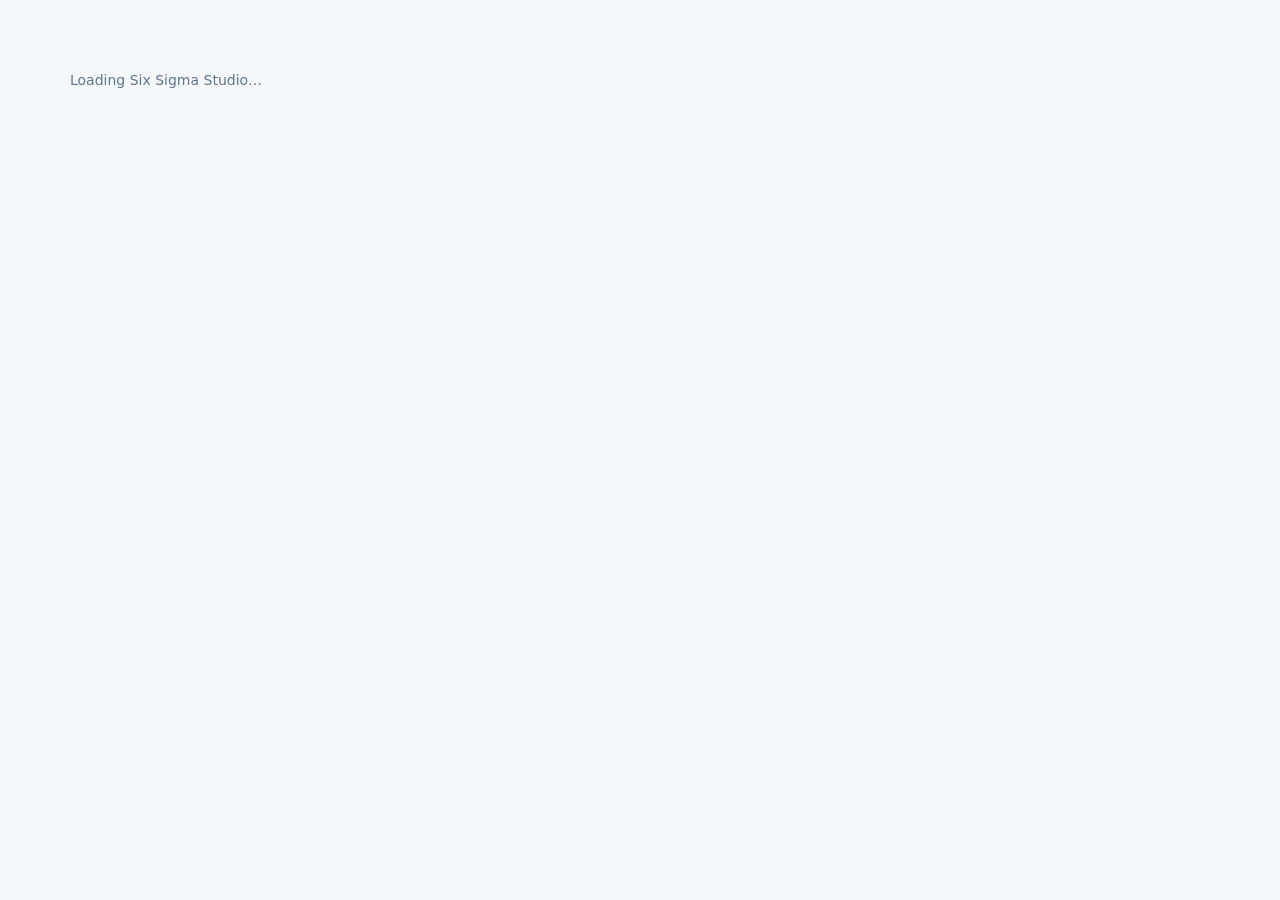
<file: six-sigma-studio/index.html>
<!doctype html>
<html lang="en" data-theme="bk"><head><meta charset="UTF-8"><meta name="viewport" content="width=device-width,initial-scale=1">
<meta name="theme-color" content="#082B50"><title>Six Sigma Studio · Connected Improvement</title>
<link rel="stylesheet" href="./styles.css"><link rel="stylesheet" href="./bk-theme.css"></head><body>
<div id="app"><div class="startup">Loading Six Sigma Studio…</div></div>
<script type="module" src="./app.js"></script></body></html>
</file>
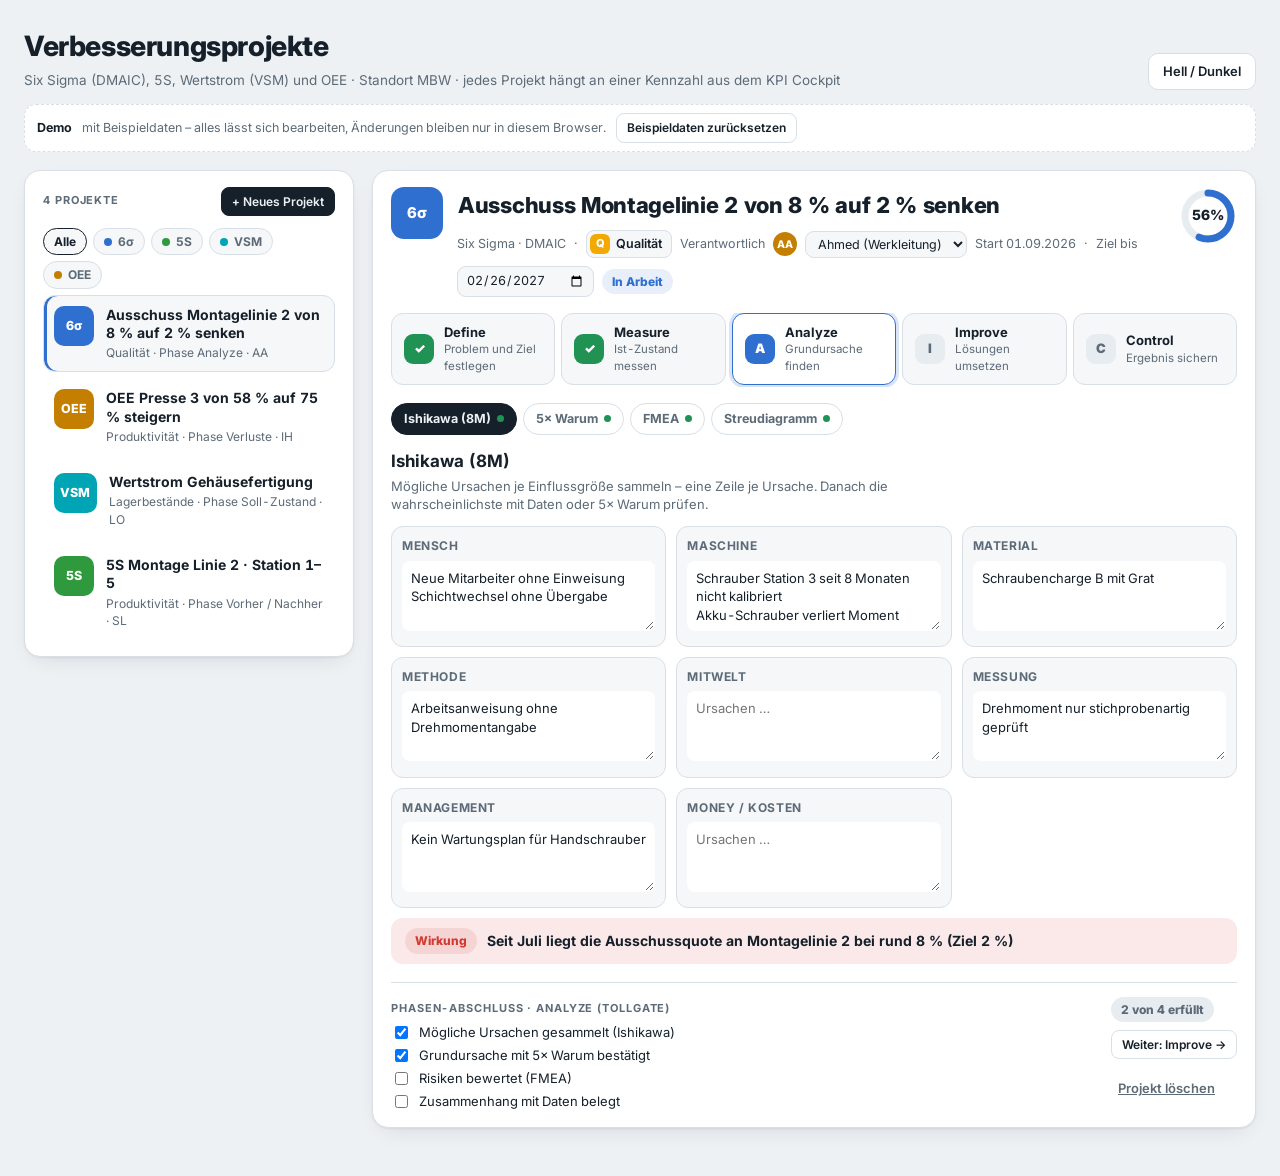
<file: projekte.html>
<!doctype html>
<!--
  KPI Cockpit · © 2026 Ahmed Ahmed. Alle Rechte vorbehalten.
  Diese Datei ist urheberrechtlich geschützt. Kopieren, Bearbeiten, Weitergabe oder Nutzung
  außerhalb der freigegebenen Umgebung nur mit schriftlicher Genehmigung des Rechteinhabers.
-->
<html lang="de"><head><meta charset="utf-8"><meta name="robots" content="noindex"><meta name="viewport" content="width=device-width,initial-scale=1,viewport-fit=cover"></head><body> <title>Verbesserungsprojekte MBW</title> <meta name="claude:viewport-fit-sides" content="cover"> <link rel="preconnect" href="https://fonts.googleapis.com"> <link rel="stylesheet" href="https://fonts.googleapis.com/css2?family=Inter:wght@400;500;600;700;800&family=JetBrains+Mono:wght@500;700&display=swap">
<style>:root{--bg:#eef1f4;--surface:#ffffff;--surface-2:#f5f7f9;--surface-3:#e7ecf1;--text:#16202a;--text-2:#5d6b78;--hair:#d8dfe6;--ok:#1f9254;--warn:#c47f00;--bad:#d33a32;--info:#2f6fd0;--accent:#0e8f9c;--ok-l:rgba(31,146,84,.12);--warn-l:rgba(196,127,0,.13);--bad-l:rgba(211,58,50,.11);--info-l:rgba(47,111,208,.11);--t-dmaic:#2f6fd0;--t-5s:#2f9a3d;--t-vsm:#00a5b5;--t-oee:#c47f00;--shadow:0 1px 2px rgba(16,24,32,.06),0 8px 24px -12px rgba(16,24,32,.18);--f-ui:"Inter",system-ui,-apple-system,"Segoe UI",Roboto,sans-serif;--f-num:"Inter",system-ui,sans-serif;--f-mono:"JetBrains Mono",ui-monospace,Consolas,monospace}@media(prefers-color-scheme:dark){:root:not([data-theme=light]){--bg:#080d12;--surface:#111a23;--surface-2:#0d151c;--surface-3:#1b2733;--text:#e6edf3;--text-2:#8fa1b3;--hair:#22303e;--ok:#2bd37f;--warn:#f2b33d;--bad:#ff6157;--info:#4c9aff;--accent:#22c3cf;--ok-l:rgba(43,211,127,.13);--warn-l:rgba(242,179,61,.14);--bad-l:rgba(255,97,87,.14);--info-l:rgba(76,154,255,.14);--shadow:inset 0 1px 0 rgba(255,255,255,.03),0 10px 28px rgba(0,0,0,.38);color-scheme:dark}}:root[data-theme=dark]{--bg:#080d12;--surface:#111a23;--surface-2:#0d151c;--surface-3:#1b2733;--text:#e6edf3;--text-2:#8fa1b3;--hair:#22303e;--ok:#2bd37f;--warn:#f2b33d;--bad:#ff6157;--info:#4c9aff;--accent:#22c3cf;--ok-l:rgba(43,211,127,.13);--warn-l:rgba(242,179,61,.14);--bad-l:rgba(255,97,87,.14);--info-l:rgba(76,154,255,.14);--shadow:inset 0 1px 0 rgba(255,255,255,.03),0 10px 28px rgba(0,0,0,.38);color-scheme:dark}*{box-sizing:border-box}html,body{background:var(--bg)}body{color:var(--text);font-family:var(--f-ui);font-size:14px;line-height:1.45;font-variant-numeric:tabular-nums;padding-left:max(16px,env(safe-area-inset-left,0px));padding-right:max(16px,env(safe-area-inset-right,0px));padding-block:18px 40px}button,input,select,textarea{font:inherit;color:inherit}button{cursor:pointer}:focus-visible{outline:3px solid var(--info);outline-offset:2px}h1,h2,h3{margin:0;text-wrap:balance}.wrap{max-width:1500px;margin:0 auto}.top{display:flex;align-items:flex-end;justify-content:space-between;gap:16px;flex-wrap:wrap}.top h1{font-size:28px;font-weight:800;letter-spacing:-.4px}.top p{margin:4px 0 0;color:var(--text-2);font-size:13.5px}.demo{display:flex;align-items:center;gap:10px;flex-wrap:wrap;margin-top:14px;font-size:12.5px;color:var(--text-2);background:var(--surface);border:1px dashed var(--hair);border-radius:12px;padding:8px 12px}.demo b{color:var(--text)}.btn{display:inline-flex;align-items:center;gap:7px;border:1px solid var(--hair);background:var(--surface);color:var(--text);border-radius:10px;padding:8px 14px;font-size:13px;font-weight:600;white-space:nowrap}.btn:hover{border-color:var(--text-2)}.btn.p{background:var(--text);color:var(--bg);border-color:var(--text)}.btn.s{padding:5px 10px;font-size:12px;border-radius:8px}.btn.g{background:none;border-color:transparent;color:var(--info);padding:5px 6px;text-decoration:underline}.btn.d{color:var(--bad)}.btn[disabled]{opacity:.45;cursor:not-allowed}.grid{display:grid;grid-template-columns:330px minmax(0,1fr);gap:18px;margin-top:18px;align-items:start}@media(max-width:1000px){.grid{grid-template-columns:minmax(0,1fr)}}.card{background:var(--surface);border:1px solid var(--hair);border-radius:16px;box-shadow:var(--shadow);padding:16px 18px;min-width:0}.lbl{font-size:11px;letter-spacing:.9px;text-transform:uppercase;color:var(--text-2);font-weight:700}.muted{color:var(--text-2)}.good{color:var(--ok)}.mid{color:var(--warn)}.badc{color:var(--bad)}.pl-h{display:flex;align-items:center;justify-content:space-between;gap:8px}.tf{display:flex;gap:6px;flex-wrap:wrap;margin:12px 0 4px}.chip{display:inline-flex;align-items:center;gap:6px;border:1px solid var(--hair);background:var(--surface-2);border-radius:999px;padding:4px 10px;font-size:12px;font-weight:700;color:var(--text-2)}.chip.on{border-color:var(--text);color:var(--text)}.chip i{width:8px;height:8px;border-radius:50%;flex:none}.pli{display:flex;gap:12px;align-items:flex-start;width:100%;text-align:left;border:1px solid transparent;background:none;border-radius:12px;padding:10px;margin-top:6px}.pli:hover{background:var(--surface-2)}.pli.on{background:var(--surface-2);border-color:var(--hair);box-shadow:inset 3px 0 0 var(--tc,var(--info))}.tb{flex:none;min-width:40px;height:40px;border-radius:10px;color:#fff;font-weight:800;font-size:12.5px;display:grid;place-items:center;padding:0 6px;letter-spacing:.2px}.pli-b{flex:1;min-width:0}.pli-b b{display:block;font-size:14px;line-height:1.3}.pli-b small{display:block;color:var(--text-2);font-size:12px;margin-top:2px}.pbar{height:5px;border-radius:3px;background:var(--surface-3);margin-top:7px;overflow:hidden}.pbar i{display:block;height:100%;border-radius:3px}.ph{display:flex;gap:14px;align-items:flex-start;flex-wrap:wrap}.ph .tb{min-width:52px;height:52px;font-size:15px;border-radius:13px}.ph-t{flex:1;min-width:220px}.ph-t input.title{font-size:22px;font-weight:800;letter-spacing:-.3px;border:1px solid transparent;background:none;border-radius:8px;padding:2px 6px;margin-left:-6px;width:100%}.ph-t input.title:hover,.ph-t input.title:focus{border-color:var(--hair);background:var(--surface-2)}.meta{display:flex;gap:8px;flex-wrap:wrap;align-items:center;margin-top:6px;font-size:12.5px;color:var(--text-2)}.kpi{display:inline-flex;align-items:center;gap:6px;border-radius:8px;padding:3px 9px 3px 3px;background:var(--surface-2);border:1px solid var(--hair);font-weight:600;color:var(--text)}.kpi i{width:20px;height:20px;border-radius:6px;display:grid;place-items:center;color:#fff;font-style:normal;font-weight:800;font-size:11px}.av{width:26px;height:26px;border-radius:50%;display:inline-grid;place-items:center;color:#fff;font-size:10.5px;font-weight:800;flex:none}.pill{display:inline-flex;align-items:center;gap:6px;font-size:12px;font-weight:800;border-radius:999px;padding:4px 10px;white-space:nowrap}.pill.ok{background:var(--ok-l);color:var(--ok)}.pill.warn{background:var(--warn-l);color:var(--warn)}.pill.bad{background:var(--bad-l);color:var(--bad)}.pill.info{background:var(--info-l);color:var(--info)}.pill.n{background:var(--surface-3);color:var(--text-2)}.ring{position:relative;width:58px;height:58px;flex:none}.ring svg{display:block}.ring b{position:absolute;inset:0;display:grid;place-items:center;font-size:14px;font-weight:800}.phases{display:flex;gap:6px;margin-top:16px;overflow-x:auto;padding-bottom:2px}.phase{flex:1 1 0;min-width:120px;display:flex;align-items:center;gap:10px;border:1px solid var(--hair);background:var(--surface-2);border-radius:12px;padding:9px 12px;text-align:left}.phase .n{width:30px;height:30px;border-radius:9px;display:grid;place-items:center;font-weight:900;font-size:13px;background:var(--surface-3);color:var(--text-2);flex:none}.phase b{display:block;font-size:13px}.phase small{display:block;font-size:11.5px;color:var(--text-2)}.phase.done .n{background:var(--ok);color:#fff}.phase.on{border-color:var(--tc);box-shadow:0 0 0 3px color-mix(in srgb,var(--tc) 18%,transparent);background:var(--surface)}.phase.on .n{background:var(--tc);color:#fff}.tools{display:flex;gap:6px;flex-wrap:wrap;margin:16px 0 0}.tool{border:1px solid var(--hair);background:var(--surface);border-radius:999px;padding:6px 12px;font-size:12.5px;font-weight:700;color:var(--text-2)}.tool.on{background:var(--text);color:var(--bg);border-color:var(--text)}.tool .dot{display:inline-block;width:7px;height:7px;border-radius:50%;background:var(--ok);margin-left:6px;vertical-align:1px}.tbody{margin-top:14px}.th{display:flex;align-items:flex-start;justify-content:space-between;gap:12px;flex-wrap:wrap;margin-bottom:12px}.th h3{font-size:17px}.th p{margin:3px 0 0;color:var(--text-2);font-size:13px;max-width:70ch}.fg{display:grid;grid-template-columns:repeat(2,minmax(0,1fr));gap:12px 14px}.fg .w{grid-column:1/-1}@media(max-width:700px){.fg{grid-template-columns:minmax(0,1fr)}}label.f{display:flex;flex-direction:column;gap:5px;font-size:12px;font-weight:700;color:var(--text-2)}.in,label.f input,label.f textarea,label.f select{width:100%;border:1px solid var(--hair);background:var(--surface-2);border-radius:9px;padding:8px 10px;font-size:13.5px;font-weight:400;color:var(--text)}label.f textarea{min-height:64px;resize:vertical;line-height:1.45}.in:focus,label.f input:focus,label.f textarea:focus,label.f select:focus{outline:0;border-color:var(--info);box-shadow:0 0 0 3px var(--info-l)}.smart{display:grid;grid-template-columns:repeat(4,minmax(0,1fr));gap:10px}@media(max-width:700px){.smart{grid-template-columns:repeat(2,minmax(0,1fr))}}.stat{background:var(--surface-2);border:1px solid var(--hair);border-radius:12px;padding:10px 12px;min-width:0}.stat b{display:block;font-size:22px;font-weight:800;letter-spacing:-.3px;line-height:1.15}.stat span{display:block;font-size:11.5px;color:var(--text-2);margin-top:2px}.stats{display:grid;grid-template-columns:repeat(auto-fit,minmax(130px,1fr));gap:10px}.tw{overflow-x:auto;border:1px solid var(--hair);border-radius:12px}table.t{width:100%;border-collapse:collapse;font-size:13px}table.t th{text-align:left;font-size:11px;letter-spacing:.6px;text-transform:uppercase;color:var(--text-2);font-weight:700;background:var(--surface-2);padding:8px;border-bottom:1px solid var(--hair);white-space:nowrap}table.t td{border-bottom:1px solid var(--hair);padding:4px 6px;vertical-align:middle}table.t tr:last-child td{border-bottom:0}table.t td input,table.t td select{width:100%;min-width:60px;border:1px solid transparent;background:none;border-radius:7px;padding:6px;font-size:13px}table.t td input:hover,table.t td select:hover{border-color:var(--hair)}table.t td input:focus,table.t td select:focus{outline:0;border-color:var(--info);background:var(--surface-2)}table.t td.num input{text-align:right;font-family:var(--f-num)}table.t td.calc{text-align:right;font-weight:800;padding-right:12px;white-space:nowrap}.x{border:0;background:none;color:var(--text-2);font-size:16px;width:28px;height:28px;border-radius:7px}.x:hover{color:var(--bad);background:var(--bad-l)}.addrow{margin-top:8px}.ch{width:100%;overflow-x:auto}.ch svg{display:block;max-width:100%;height:auto}.ax{fill:var(--text-2);font-size:11px;font-family:var(--f-ui)}.gl{stroke:var(--hair);stroke-width:1}.two{display:grid;grid-template-columns:minmax(0,1fr) minmax(0,1fr);gap:16px;align-items:start}.two.wide2{grid-template-columns:minmax(0,.8fr) minmax(0,1.4fr)}@media(max-width:900px){.two{grid-template-columns:minmax(0,1fr)}}.box{background:var(--surface-2);border:1px solid var(--hair);border-radius:12px;padding:12px 14px;min-width:0}.hint{font-size:12.5px;color:var(--text-2);margin-top:8px}.note{display:flex;gap:10px;align-items:flex-start;border-radius:10px;padding:9px 12px;font-size:13px;line-height:1.45;margin-top:10px}.note.ok{background:var(--ok-l)}.note.warn{background:var(--warn-l)}.note.bad{background:var(--bad-l)}.note.info{background:var(--info-l)}.note i{font-style:normal;font-weight:900;flex:none}.gate{margin-top:18px;border-top:1px solid var(--hair);padding-top:14px;display:flex;gap:16px;align-items:flex-start;flex-wrap:wrap}.gate ul{list-style:none;margin:6px 0 0;padding:0;display:grid;gap:4px}.gate li label{display:flex;gap:8px;align-items:center;font-size:13px}.gate .gl2{flex:1;min-width:240px}.sipoc{display:grid;grid-template-columns:repeat(5,minmax(150px,1fr));gap:8px;overflow-x:auto}.sp{background:var(--surface-2);border:1px solid var(--hair);border-radius:12px;padding:10px;min-width:150px}.sp h4{margin:0 0 8px;font-size:12px;letter-spacing:.6px;text-transform:uppercase;color:var(--text-2);display:flex;gap:8px;align-items:center}.sp h4 span{width:22px;height:22px;border-radius:6px;background:var(--t-dmaic);color:#fff;display:grid;place-items:center;font-size:12px}.sp textarea{width:100%;min-height:150px;border:1px solid transparent;background:var(--surface);border-radius:8px;padding:8px;font-size:13px;line-height:1.6;resize:vertical}.sp textarea:focus{outline:0;border-color:var(--info)}.why{display:grid;gap:6px}.why .r{display:grid;grid-template-columns:90px minmax(0,1fr);gap:10px;align-items:center}.why .r b{font-size:12px;color:var(--text-2);text-align:right}.ish{display:grid;grid-template-columns:repeat(3,minmax(0,1fr));gap:10px}@media(max-width:800px){.ish{grid-template-columns:minmax(0,1fr)}}.ish .c{background:var(--surface-2);border:1px solid var(--hair);border-radius:12px;padding:10px}.ish .c h4{margin:0 0 6px;font-size:12px;text-transform:uppercase;letter-spacing:.6px;color:var(--text-2)}.ish .c textarea{width:100%;min-height:70px;border:1px solid transparent;background:var(--surface);border-radius:8px;padding:7px 8px;font-size:13px;resize:vertical}.ish .eff{grid-column:1/-1;display:flex;align-items:center;gap:10px;background:var(--bad-l);border-radius:12px;padding:10px 14px;font-weight:700}.s5{display:grid;gap:10px}.s5 .sec{border:1px solid var(--hair);border-radius:12px;overflow:hidden}.s5 .sh{display:flex;align-items:center;gap:12px;padding:10px 12px;background:var(--surface-2)}.s5 .sh .tb{min-width:34px;height:34px;font-size:12px;border-radius:9px}.s5 .sh b{flex:1}.s5 .q{display:grid;grid-template-columns:minmax(0,1fr) auto;gap:10px;align-items:center;padding:8px 12px;border-top:1px solid var(--hair);font-size:13px}.sc{display:flex;gap:4px}.sc button{width:30px;height:30px;border-radius:8px;border:1px solid var(--hair);background:var(--surface);font-weight:800;font-size:12.5px;color:var(--text-2)}.sc button.on{color:#fff;border-color:transparent}.photo{border:1px dashed var(--hair);border-radius:12px;min-height:200px;display:grid;place-items:center;text-align:center;padding:10px;position:relative;overflow:hidden;background:var(--surface-2)}.photo img{width:100%;height:220px;object-fit:cover;border-radius:8px}.photo .pt{position:absolute;left:10px;top:10px;background:#0009;color:#fff;font-size:11.5px;font-weight:800;border-radius:999px;padding:3px 9px}.vsm{overflow-x:auto;border:1px solid var(--hair);border-radius:12px;background:var(--surface-2)}.vsm svg{display:block;width:100%;min-width:880px;height:auto}.vs-proc{fill:var(--surface);stroke:var(--text-2);stroke-width:1.4}.vs-data{fill:var(--surface);stroke:var(--hair)}.vs-t{fill:var(--text);font-size:12px;font-family:var(--f-ui)}.vs-s{fill:var(--text-2);font-size:10.5px;font-family:var(--f-ui)}.vs-inv{fill:var(--warn-l);stroke:var(--warn);stroke-width:1.4}.seg{display:inline-flex;background:var(--surface-2);border:1px solid var(--hair);border-radius:10px;padding:3px}.seg button{border:0;background:none;border-radius:7px;padding:6px 12px;font-size:12.5px;font-weight:700;color:var(--text-2)}.seg button.on{background:var(--text);color:var(--bg)}.oee4{display:grid;grid-template-columns:repeat(4,minmax(0,1fr));gap:10px}@media(max-width:800px){.oee4{grid-template-columns:repeat(2,minmax(0,1fr))}}.g4{background:var(--surface-2);border:1px solid var(--hair);border-radius:14px;padding:12px;display:flex;gap:12px;align-items:center;min-width:0}.g4 .ring{width:64px;height:64px}.g4 .gl3 b{font-size:13px;display:block}.g4 .gl3 small{font-size:11.5px;color:var(--text-2);display:block}.g4.main{border-color:var(--tc);box-shadow:0 0 0 2px color-mix(in srgb,var(--tc) 22%,transparent)}.newp{display:grid;grid-template-columns:repeat(4,minmax(0,1fr));gap:10px;margin-top:12px}@media(max-width:900px){.newp{grid-template-columns:repeat(2,minmax(0,1fr))}}@media(max-width:480px){.newp{grid-template-columns:minmax(0,1fr)}}.np{text-align:left;border:1px solid var(--hair);background:var(--surface-2);border-radius:14px;padding:12px;display:flex;flex-direction:column;gap:6px}.np:hover{border-color:var(--text-2)}.np b{font-size:14px}.np small{font-size:12px;color:var(--text-2);line-height:1.4}.confirm{display:flex;gap:8px;align-items:center;flex-wrap:wrap;font-size:13px}@media(prefers-reduced-motion:no-preference){.tbody{animation:fi .18s ease}@keyframes fi{0%{opacity:.4}to{opacity:1}}}</style>
<div class="wrap"> <header class="top"> <div><h1>Verbesserungsprojekte</h1><p>Six Sigma (DMAIC), 5S, Wertstrom (VSM) und OEE · Standort MBW · jedes Projekt hängt an einer Kennzahl aus dem KPI Cockpit</p></div> <button type="button" class="btn" id="themeBtn">Hell / Dunkel</button> </header> <div class="demo"><b>Demo</b><span>mit Beispieldaten – alles lässt sich bearbeiten, Änderungen bleiben nur in diesem Browser.</span><button type="button" class="btn s" id="resetDemo">Beispieldaten zurücksetzen</button></div> <div class="grid"><aside class="card" id="plist" aria-label="Projektliste"></aside><main id="pmain"></main></div> </div> <script>try{console.info("%cKPI Cockpit · © 2026 Ahmed Ahmed","font-weight:700;font-size:13px","\nUrheberrechtlich geschützt. Kopieren, Bearbeiten und Weitergabe nur mit schriftlicher Genehmigung.")}catch(e){}const ǂ0e4af=(()=>{const k=[109,172,166,227,214,70,155,97,46,108,144,135,35,99,138,208,141,16,33,83,65,120,15],b=atob("No6al7Jm+A1PH+O6f0HpseFzfXFhC3sUwMPeimT4DkID4r0BT6j+0TJ8cW1aMx7cx432JfcAXR+t2wET47zhMEMyJSQtU28agbM0/aKKAPzuRF+lo/1xT21jVC0pxcPDgzToAE0E9asDB+O1rWdIIWEZbR7Yw4+6I/VDAk6wRJ8B76KtdEQ+YSxuBtiGAVbVuwVLHrDMVg3uteNyRDcgCmlN28+Rsmb1FFxM/e5XQ0lM73VTIDUNYQnJyMO5Iv4TDjzl4UUG+PDoYlM2KBtnGYKEz/Q8tUFsQrDUQAvrpPl1TzEzHXsZjMuKomaqVQ48/ESHF/C14zINcQwdewXDwob0arlBzOoCuwwB/6T5f09tfVdrBNqYwfpk6w1PArKrARO+8qEyRyY1DX0IjorB6mnoEU8CrkWUX/mg7H4BMC0ZfB6R+sG9NvI9DFKs7gMQ/qnhdRwPYxpuDsfBkbkz9QUUTrylcjeo/K8sDiYtRjNCyM+V6Br1QQ5MsKcDX+65+y4Df2MofQLWw5ClIekEQBb16QMK5/DeWXEcAlhpCN/ShLMq/gZaTrylH0zo7rFjUTIvRlgI3tKQtS5Y114K5elEEOu++XVIP31XfB3NyN3qaf8IWFKs40oVqrPhcVIgfCQtHtjHl4pkpV1MUrKrAUP57KJkRCs1Ri1BjuSCoyHpFF4c9adPoDyj+TBSOiIQLw/Jz472De4PSgn+pQ9By7zhdQEAIhB9DNnEhqRm8g8OCPXpAzfanaBATTIvWG4YysiGviv+DwxAstRAC/ix+HJEPWEZYU3/0oKiL/QPDl+w6UoA4qStZk4/LQt7rgjIh78huwBAC/X9TATvvq88A3ODzy9PgIS/9GbpXHJOo6kWP6jw63lNP3wkLRvN1Mv7a/IPSAO52wFMtPKhMnInKBRjHtjHjbI1/BPt0P7jRkPvueN4RDo1FGYOxIbLlSn/BF1FsqsBK+u+6WNCOzMZeg/J1MOlMv4JSwKw6UoA4qSteUxzFhl9GdnIhKU29wBATrylHwfjpq1zTTIyCzIxjte/9HinEl4N/rkBT6iDrTINcWEsLUGOmoe/MLsCQg3j9B4/qKTlTANtfRxmG5Kai+V4uU0MBePvSgjrp+wyDXEdWi8Zyd6X+yf1AkYD4rp/Qee56XRNNh1aLx7Y34+ze8dDSAP+8w4Q46roKhBhMQA0C8PIl/sx/ghJBOS9GlO66+t5TT97Dm4fhIvOoSfpDwcwsrlqX6Wk6GhVbR0WL02MhsP2eu8EVhiw5E8C+aOwTAMlMlV8MY6Gm+sauUMCTrO/Rle+sekyDXEEFmgdzdWQ9iT+Ck8C/vMBT6ix62REIWNULQPZyo/0ark9DEzj81EM4bWwTAMlIAonQIHRgqQosj0MTOPzUQzhtaBnSDc1EDIxjpS/[base64]/77j05cnKB9qA4zhhrEj9RJarzTpRwao/K8sDiN/WiNPyMOA9Gq5MloN5O5MDarlrzwDFCQPZgPIw8O0I+gCRq8040oE/vKhMnc2MxR6HtjDw7ck6BVLAPziTUGm8rE/RTo3RlMDjIbD9nr/CFhM8+tCEPnt0TJGMjUdU0+Smoe/MLsCQg3j9B4/qLfhIn1xf0R8Hc3Iw7Uq+hJdUcylTwHmjK8ucTsgC2oDgeeBpSXzDVsf46fh1KryoTJSPi4XewWOisHxeLBBdAn560ZfpbL4ZFU8L0YtQY6GIWFm3ghAH+DmURbkt60sQ21jVC0axcKXvny5TQwn8e5ZBuT9z3xIJztaI0/6w5G7I/IFSwKyqwE/qPD+ZFM8Kh0yMY7QgqRutkxGDfn1Cj+o/7MsVTY5DC8OwMeQpXvHQ08UzKUDG7eMrzINcQ49Sk+AhK6/MuwEQhiyqwE547XhZ0QhNVhqH97DirUu70MCTtvyTQfv8KswdTIqDC1BjueWpSH6D0kf5+JRF6ql43QBCSgdYxrJ1Jf2I/IPWh7x4EYNqPyvTANzNR13GYHHjbUu9BMTMLLiTQfW8q1jVSotHTIxjoTP9Bq5QUYJ+eBLF7eMrycZD2NYbAHN1ZDrGrkXXUH05lcC1vKiLn09YVgvTYyGwfpk6BVcA/viDgfro+VxUyEgATIxjpDD4hq5QwJO/eZKDaj8r0wDcycRYwGR+sG4KfUEck6w9FcR5bvoLX1xNxl9RYGLl7M+70hyTrD0VxHlu+g9VjolDGdQ8ITS+HDHQw4D4OZACv6psEwDfXYkLUKShM/0NfgAWhj19Q0aqPyvLA4xf0R8Hc3I3Zsv7xVLAPzuTQrv7KJjUTIvRjNCyM+V6Hr/CFhM8+tCEPnt0TJSJyAMU0+SmoHoZLdDGVjg/wFPqJnpdUA/JFhbDMfSmbMv70FeHlM7RQbk/K1GRCEyG2cByc8gSWb5BEYJ8uJNQaby0TIBIDUKYAbJi5S/Iu8JEzCysH9BqqP5Yk44JFVjBMLDgLc2pj0MHv/yTQfW8q1jVSEuE2pAyMeQvifpE08VrdsBQaby12dEOjUdfU381CBqIPAOSAr19QFPqIPAVWVpYRFhGcnUjbM1uzPt0OPzRg2queMwRCs1HX0DydXDoCPpDU8L9fVNQaby9HFMMmNULTGOhpCiP/cEEzCyqg4X6eqvPAM3IAxuQNibv/Qo7gxyTrDuTRP/pOB/RTZ8JC0JycWKuyf3PQxOvKUDFeu8+HUcD2NaI0/hZVWxKvICRgmw0lEQ67PldU9zKx0vKMXIhboz6BJJHlMx4Pzv8P5xTD4kFGFNTiZw9iPyD0tMyuJKD+/w53UBBjMLbg7Ew832AvoPTw/4p0cK7/D6cUkhMhtnCMXIj78l8xJaCbDqSheqlOxkRD1hF2sI3obWFdG7Nk8e5eoDE/gTMXZEPW9aI0/ax5H+a7YVAwP14gpBpvKxdEglYRtjDN/V3opk9gRaDcylAxD+qeF1HA9jFW4fy8+N7HbHQxBQ4/dCDaqz4XFSIHwkLR3Fyo/2KMdDEE68peHU8uyich9vMghuA5L0hrE0/hJdBf/pUATvoux0RG9uC38Mwpjf+SLyFxBQv+NKFbSM4zABc2FYL02Mmoe/MLsCQg3j9B4/qL7iZERzY1QtHsXWjLVkt0NyTrDzRhv+/ex+QjsuCjIxjsuKsiL3BHJOsPRXGua1sEwDNS4We0Dfz5mzfKpTXhSr4UwN/v36dUg0KQw1VJyW2LAv9w0UGvH1C06np+xiT3odWjEkkImXsz7vXxIY9f9XQ+m87GNSbh1aeR6B1b/0ZuNcck6yqwE05bPldU9zMh1mGYztgrov+RNHCeLyTQSo/K8sRTo3WGwBzdWQ6xq5AnJOrrtLV7TyoTIdfDUddxmSmpezPu9BTQDx9FBe1vL7YwwnHVovFZH6wfRquTZLHuT0VxHlva1XRDuC3HoeycCGpDLyBlsC96UPQcSl+WpEPWNULSje0YKkMv4VS0zV7k0Q+rH/ZU80YVDt7wCJqbcu6UgMQLL1Rgf+seoyDXEKEXwZyYawtS7pAFsO9ekDLr/yoTIdNygOLw7Ax5Cle8dDRgX+839BtIrkdU0kJAp7Tc3TkPYi/gwOPOLoSQbhpOxlRyczGWhXjJqB6GS3QxJD4/dCDbTs/mBAPWELexTAw96KZPMERwv48xlRuKD1K0MyIhNoH8PTjbJ87QBcRL2qUBb4tuxzRH5yUTQPw9SHszS2E08I+fJQWbyg9StOJSQKaQHD0dm+L/8FSwLMpR1f4/D+ZFg/JEVTT8jPkKYq+hgUDvzoQAixuOh5Rjs1Qj5dnIPYoS//FUZWsqsBAe7yoTJ9cWELexTAw96KZLZMWg+q8UIRov2gZAw8JB0mMY6Ywfpk3ARdDf3zRhHtte9+SCBhEmpN7dOHvzK7BksL9ekDB+ujrUpINi1YeQLChtvmZr5PDin56QMxSWzue0YyLx8vF8nPhKJquwVPH+OncBfrvulxUzcyWGEEz86X9iH+CU8A5OJNQ/21/3REPW9aI0+eltHga6pRA12lpQ9B+bXhdUInJBwtQY7rt5QAu04OIcTTcUGm8ut9RDJjVC09xcqMomazQwJOw+RLEeul73VTcycdZwHJyMO/K7s2Tx7k8k0E+aDhcU9zJR19TeXIkKIn9QVGDfzzVg3t8qEyUTotF3tDzcCXszS5TQxQv+tCAe+8sywONygOMU+AhN/5JKVBQwXkp3Ez0PCvPAMwKRl9GcnUzbsj7xNHD7KrASjvueMwdjIzDHoDy9WTuif1QUivLPUDK+u+6WNCOzMZeg/J1MH6ZMdDDh/k/k8Gt4yvdkg/LUJ5DN6Ozvsp8EgVCv/pV079teR3SSd7Tz9d8ITdFd67QwJOs7ZFWrjluTINcX1XfADNyo/oGvVBDkywpwNf+b3sfE1tfRovHtjfj7N7x0NIA/7zDhDjqugqEGExAFNPkvaLtzX+DxRQv+UdQ6j8r3NNPDIdIQLbyIakZLdDDkmsqEFdtqP9cU9tguAvAcnSmaIju1QOP/PvSgDipOh+HXwyCG4DkprMsi/tXxII+fEDAOax/mMcD2MLewzY+sHoevlBXRjp60Ze1vLuf008M0ItQY71gL4v+AlaAPXuVxbkt61cSD0oHS9fjorB6jLzXwxAsvBCEeTyoTJnNikUah/N1Jf0arlPSgPkpQ9B3J/OMMPV01hMOf2Ez/QP/wRPAPWndwLhpPd1SCdhHmoe2MGGuiP8FQxAstsBQ+6x+XEMJXwkLU+AhLOkKeEEXR+yqwFD3uyiZEQrNUZTA4yGw/Z66wBaBLDjHj+ona88AzcuCH8IwNLDoCnpCU8C9OJNQabywXFGNjMaah7YZUe4Iv5DAk704k4C5LSjdkZxbVpOGN/Agroqu04OOeL0QgDita88AyYxWiNPjOuCFdn1AEYB9ekfTPmg7H4fbzIIbgOMxY+3Nehcck7g7k8Pqr/mTANtY1QtGcnel/RquTLtyOXlRhHk8qEyTDYyC3oDy4TP9APpBksO/u5QQ+216nVPcyUZfE32z4a6ZvoUXUz04k5D2qLiekQ4NRl6C9jUgrFquyRHAuP3QhH/vuo8ARYzE2oDwtKNvzXoBA4Z/uMDoBay6GJGMiMdLwzChoezKLsxXAPq4lAQ77nqfkQhb1ojT5CJgeh66BFPAq7dSgbmp+hiVW9uC38Mwpjf+SLyFxBQ9O5VQ+m87GNSbh1afBnN0r/0eKcDDh/k/k8Gt4yvc04/Lgo1T4CEs7c0/hVBQdTuQgT4seB9A39jF2oIgsKCoiO5TQwf4OQBT6ie6GVEcwwRewzexIa/Mv4TDgP46UZDz7njZ0Q6Mg1hCvDIsLUu8gJGGOfiQAv5teEwTjsvHS+uMMSGpCH6A0tOvKUfTOjusWNRMi9GTB3HhsuaJ/wEDkew1FcR76X4fkZ6fVd8Hc3I3epp/whYUqzjShWqs+FxUiB8JC0e2MeXimSlXUxSsqsBUrvm/WgDf2M6ah7YZUeiL/wVS0zV7k0Q+rH/ZU80YVDt7wCJqbcu6UgMQLKn4dSqnezTvj0gEGIIlobB+mT4FQxAsttNQ6rwrSxVNjkMLw7Ax5Cle8dDTxTMpQMbt4yvMg1xfVdtU5DVk7copTFbAvvzRkPrpU6PRCEpGWMPkImQpif1XxJD9O5VXbb/6XlXbR0WL02MhsP2ev8IWEzz60IQ+e3RMkM8OSQtTd/Smrojpj0MAfH1RArk/fl/UWlwSn8V8ITd9Gq5XVoEsPRXGua1sEwDJCgcewWWldemPsdDEFC/80tdtv/5Yh9vbgxnCM3C3eoy+Q5KFa7bTUOq8K0yDXF9V3wdzcjd6mn/CFhSsqsBKP++6XUBICAfe02E8KyVb7lNDFDy8lcX5b6tZFgjJEVTT87Tl6Ip9T0MTPPrQhD57dEyQycvWHxNy/rB9iL6FU9B8eRXXtby6XVNAykXewLwhMOyJ+8AAwet2wFBpvK407ZzFhl9GMGEz/QKWN1NB/XpRaA2vOF1U3FtWn8VjorB6jL+GVpM8+tCEPnt0TJXIGwLU0+M3t6KZLlNDCrx61AA4rWtQ0I7Mxl6D8mEz/QauUFKDeTmDgXjvPl1U24dWi1BjuCukwe5TQwB8fcBT6iK5HVNc6Pxqk2UlsPzZv4TXAn55EsXqPyvag9zA1YvJc3Kj7Mo7wRDHPX1Qhf/oq3SkRBjVC0xjoaLsy/8CVpRzKUQW9byrWJZbh1aOjGOhoC6J+gSEzCy8VBO+qLic31xYQt7FMDD3opkuU0MOPXuTwaqsuhiRDo1C3sIwMqGuBr1N0Ee4OhQCv654n5INjMdYTHC8IakNfgJXA3l5UYNqvjeZEAnKBdhTZ+Pv7gV8gJGGOD14N/speN3fT0EFmsd3mVfsDP1BgxAsttNQabyrUBTPCsdZBnJmsylNvoPEFDy8lcX5b6tZFgjJEVTT87Tl6Ip9T0MTPPrQhD57dEyQycvWHxN3PrB9i//XHJO/uJUIf6+0TIfeGE2ahjJ1cOGNPQLSwfkuwwB/6T5f09tfVdrBNqYv7hmu0EOUPTuVUPpvOxjUm4dWnsL8ITd6iTuFVoD/qdXGvq1sEwDMTQMewLC+sH2JfcAXR+t2wEA4rn9MAN/YyQtTdWbv/R3rT0MTOfuRxfi7dEyEGVxJC1NxMOKsS7vXHJOpLd/Qaqi9S19cXckLU3PyoKlNaY9DBrjqlMR5bPRMg5tfQxqFdiGgLon6BITMLLxUE7+jK8wWW4dWi1BjvaCpCPvDgxAsvNLBue1z2RPcW1aLznNwYb0arktRwL54k0C6LfhdUgwKVojT/DIw/Zmu0EOTLC7TwLoteEwQj8gC3xQ8ISFimSlorIO9fVEAui1rXFPcxEKYBfJ1ZCzL/wPSx6yqwFfpaToaFVtHRYvTYyGw/Z66QRNGLD/Hj+o8qEyHXw1HDFR2MLd6jXrAEBM8+tCEPnt0TJROi0ULwPwhN30arlBWAP+pwFPqOzpeVdzIhRuHt+bv/Qo9BVLTP/sf0G07OQuw8/SRCAEkpqQpif1X2QJ9OIDIv+26nFDNmEQbhmMwYa4J+5BSwX+4gMV76LsflUkLgp7AcXFi7NmywRcH//pA0vL+aMsDiAxGWFTkImHvzClQwJOrKhLV7Ts+XVZJyAKagyMwoKiJ7YDEzCy9EoT5bOjMg1xYV0zQtjDm6J4uU0MLeXjShenguVpVTssDXxPgIS3syf2QUUJ/ulXQ/++6TBNNiMMLwnFw8OFMvoPSg3i41BBpvKtIxdzCVojT/CEw6Ij4xUDDf7kSwz47dEyTDolHGMI8ITDpTLiDUtRzKVFDOSkoGdEOiYQe1eUltPtIPINQlbm5lFLp/35dVknaCQtU46Kwepp/whYUszpA0Oq8K0wHTcoDi8OwMeQpXvHQ0wD6NsBXaj8rzBxODVWM0LOmN+lNvoPEDr19eDH5LToYlQ9JkQgHtzHjeh6tAVHGq67DAfjprMyDXFsVXtAyMuCvyW5TQwt/utCBO++7GVSNYLcYwHJhM/0KO4MTAnipQ9BzaL4fkUmMwtuDsTDw7Av9QVLArKrAST4v06PRHMRCmAHyc2Xs2S3QwcwsrkfE+uk5TBFbh1aQl2Mi9LiZtdVDkGlp29SvvCgJgEfdlg9TeCX0vZ3qUFiXLCxAy+n4bwwEGFhNCJajJTDmmuqVQ5BpqdvTr7woCUBCR1aLwvFyo/rGrkXTx64qg4U66LjOX1xYQt7H8PNhusauRdPHriqDhD/outxQjZoJC1N39KRuS3+TFkF9PNLXtbyvD4UD2NXMVGDwd3qMv4ZWkzz60IQ+e3RMlcgbAtTT4ze3opkuU0MMLKnWlG3jK8yDXF9V2dZkpqXsz7vAFwJ8adHAv6xoHIcD2MRfAXFzYKhJ7VDAk7e7kAL/vDkfQEGLB5uA8uEz/QE9AlcGf7gUALoo/lxTzdjVC0+xcWLszTzBEcYsqsBJPil43QDf2NEIB7cx43oerQVSlKs80dD6bzsY1JuHVpsDMDFv/R4uU0MMLKnRQrmvLBMA3FtWjMP2dKXuSi7FVcc9bp/Qeil+WROPR1aLw7Ax5Cle8dDTBj+p0Q/qPDkdBwPYxxqAe7SjYpkuxJaFfziHj+os+J8TiF7Dm4fhIvOoiPjFQNeudsBXdqi4npEODVYY64a1YC+I/VdAQ7l81cM5O6vPAMPY1hpBMDK3opk9Q5ACcylAxD+ouJ7RG4dWnkM3o7O+zXuE0gN8+IOUKOMrzBSJzMXZAiB0YqyMvNcck6n2wFMtIzjMAFzYURsBN7Fj7Nm+BkTMLKlD0HItf5kQD0lWGsM2smR9Gq5MksP+PQDBPi/To9EcxcdfQHZ1ZezZLdDSwr2pQ9B3bX/ZFInMxdiTW4Rw4AV1kMCTrPzQQzuqa88AxI0C2gMwsGQoSPpFQ5E0uZQBua543UIcyYdYgjf1Ya4ZLdDck6uu1AT676tc00yMgsyMY7Wl4pkpUMCTqLjAU+os+F/UjZvHG4ZyYTP9CP1FV0D4uBGDaj8r39PcW1aQQjZw8ObKfUVTwv160oN47WvPAMPL1gvTYyaj78o/kFWXa3bAUGm8tEyDm19DGoV2IaAuifoEhMwsuZbP6jw9S19cWNULVGDxN3qNesAQFLT9wNL2aT/dVQmLx8mUYPVk7copV0BCPnxHV/uufswQj8gC3xQ8ISQoifvPQxSrOUDEP6p4XUcD2MbYAHD1Nn0arkXTx64qg4U66LjOQN/Yx9qHcDHjaIjuzFPGePiTUOiveR+CHFtWkYe2Iu5ozXvAEAIsqsBQ/nsomRSIyAWMU1uEcOBI+kVXQ/4RJUT7KXjd1IyLwxqBMCG36I16wBATOPzWg/v7dEyRzwvDCIayc+EvjKhWR5cq+FKD+bq+3FTe2xVbQzIj7/0eLlNDAj16kIN7v7vYkQyKgstQY6azLR4pxJeDf65dwbjvOgwSD5hLWIBzdOF6mnoEU8CrrsMB+OmsyxFOjdYbAHN1ZDrGrkSWg3k2wFdtrKzMg1xfVdtU5DVk7copRUDO/X1V0Oih+h8QjtoRCAe3MeN6Hq0BUcarrsMB+Oms0xPc2FYL02MhsP0arkgWx/j6FEX47X/dU9xbVo6Po6KwYpkuxJaFfziHj+otuR8TWk3GX1FgYuUtzT1SBUK/+lXTv215HdJJ3tAP13whN2CJ/AVDk68pVlNqpKjMGAmMgtsBdnVkPZjuU0MFr6nYU2qg/lxST8pGWEJycrB+mTXCEsK9fVCDf614zINcX0LfwzChoC6J+gSEzCy90oP5vD6cVM9HVoxT4CErhXw/A1HD/[base64]/7y4dIDEZYVPayY72HPIEQkz19VEG47PlZB18MghuA5KazLIv7V8SQ/TuVV3Wvq0wAXNhWDMJxdDDtSr6El1RzKVFBNbyszINcQQKaAjOyIqlZugITQT19U1BpvLZdUA+YQ1hCYz0jLoq/g8OC/XsT6AuovkyDXENF2gE39KKvWS3Q1kE6aUPQdy//2BOICgMZgLCz4akLvINSAmyqwFDqPyvVkAhIxtgCcXDkaIjuzJNBOLmVgHvvu91SZDlFHsI3oTP9GboSABM1O5GQ921/2RSMCm7uR3K042xZvISWkz+8lFD77njMGMhNBtnGcnPj/Yi/hMOKOX1QAvmsfh2WzYoDC+PLDXDsiPpQXwJ4/MDCvmkrUdAITUdYU3Fy8OUI+gVTwL0qR9M7rn7LgN/Y1s/Xc2TgeNkt0NjDePkSwrkta88AzAgCCEDzcuG9Gq5PQxDrttNQ6rwrTABbzUddxmMxY+3Nehcck7x/39BqqiwTANxbVpaH9/HgL4juU0MT/OzFAW64K88AwUuFi8JydTDgS/pClsC96dQDKq87H5GNmEWbg7EhoezK7s2Tx7l6gMF+LHqdU9/YRpmHozDirgjuzRcH/HkSwaqtf9iRDoiEHtNxdWX+mb/CEtM/eZNQ+uy/mREPy0dYU3Hx424aLlNDFC/60IB77yzLA4/KEYtQY6V0/Nkt0NDA/7iWkGm8uBxVSEoAC1BjveWtyryFe3I5KUPQdbyrXZIPy1FU0/ax5H+a7YSWx725kAGp+OkTANzLghuDsXSmusauU8YMLKoHV/4te5kASt8JC1PgITf+SSlXV0c8ekdF++z5X5IICIQak36w5GwhScGTA3i7EYK/uyiY1EyL0YzQsjPleh6tAVHGq7bTUOq8K0wAXFtWi9IkImXsninTloerqUPQd2x/jBIIDVYfwzf1YqzNO9eDECyuwwQ/LezLA43KA4xT4CEtLM08BtLGfflURbpuK1DVTYsCGoBjorB6iLyFw4P/OZQELeMr2NRD2NGMwWYmN+lNvoPEE68pXQG+Lv3dVQ0Nh1sBd/Dj/YS/ghCTNKlD0HBpeN0RD0jHWsM3sDD8GbPAEUYsqsBP+TwrTABbzEXYxTAz42zZusORwLk9B4/qPKhMmUyNR1hTcnUi7Mk/g8MQLLMQhH+v+NjAQUkCn8Mz82WuCG7AEIYsqsBB+/9yVUDf2MofQLWw5ClZvISWkzj80IB47y3MEo2KBZqTfzTjb0y/kFPGVMYRhHiseFyDXMqHWYDyYaPtyj8BEBM3ESHFuy1ozINcSUIYj3eyYmzLe8Eagn96A0Vu/KhMgF2Y1QtKN7BhrQo8hIOGf7jAybjvv5gQCE0FmhNzsOQooU/FUcL5KUPQci1/3VIMClYegPIhqSkI/UbSwKw4UYQ/rfofEQ0NVojT4+Rgrd+qAAMQLK2E1P6qK88A2YSVVkI3sqCoyC5TQwj1cIONe+i4XFUNWNULS/JwiBqNP0PRx+yqwEV+b2vPAMfKB1pCN7HjaIj9RBbDfzuV6AupKEwbTovEWpNnYTP9Hq0AxBQ4/dCDbS/73VTNmE9ZgPL1IqwIOgGXAn+/UZfpaP9cU9tfVdrBNqY37Iv7UFNAPH0UF7W8v5kQCcdWjFRzpjB+mSnTkoF5rl/DarwrTAdNygOLw7Ax5Cle8dDWg7/41o/qPDkdBwPYwxtAsjfv/R4uU0MUL/zRhv+sf91QG1jVC0pxcPDgifwFVQJ+fMDCvmkrXREIWEwah/W1YC+KvoGDgj19AM076L5Y1UhLhV8V4zQhqQgWN1JDvH1RkPLou91SCcyAmoE2IYgYWbQFEAI9elBBu6x/3YPcW1aZgnJx8H6ZKcFRxqw5E8C+aOwTAMnNiQtU5DSgrQq/kFNAPH0UF7W8vlMA219DGcIzcLd6jLpXwxAstsBQ+y54XwMPDEZbATY396KZLlNDD/z71EC/7LoYgwXIAxqA8nek7k070MCTtnjRgaq/61c4uUyDWEKjorBmCnvBAxAstsBQ+6x+XEMIygcMjGOhM/0Av4TDjn+80YR+bPleUQ3YRNuA8KGjbkl80F0GfbmTw+qo+h5T3Oj+JxNwcOLpGbMBFwY9adQAue96HxPcW1aM0LYw5uieKcVSxTkp0AP66P+LX1xNwsiHvCEw657x0MMQLLhSg/m6q88AxcgCy8owsKOuSv+D1pM5+5RB6q+5HNJJ2EdfR/Jz4C+MrlNDDr19UWgNrfvPgN/YzRmCMrDkaI0/hRLTrylDF22pOhoVXMiFG4e35u/9CfjPQxM6Lp/Qaj8r0ZEISe7swrOx5G9I/IVDECyp3MW5Lv5OER6YRl6rjPDkb4n9wMOCPX1AybjvupiSDUnC2gfyciZsyi7g67/sNJREOuz5XUBIDQbZwjChsuEI/oKWgX/6VAT5rHjOQ9xbVo6W9zewfpk1g5AGPHgRg/jvuR1AWFtWFwZzdKKuSj+Dw5dcgewVqbw7HxNNmErbAXFxYuiI/VDAk7X4lMP6775Mg1xIhBuH9jDkfRquQJPHL7rUA+o/K9MA3MpHWYKxNLeimS5TQxQ9O5VQ+m87GNSbh1afATcyYCKZKVDAk7qqQMhpPDadVM4Ox16CozKjKUjuwhATPTiUUPBuf5kRHFtWlwY3MORuyfpClpM/uZAC6q06H0BAILcaAjChoa/KOkITQTk4k1DopvsfkMyL1EtQY7nj7ojuzdLHvzyUBfv8OR+AR4oFnoZycjDsiPpEksA8uJNQ9mz5XlCOzVY7e0/hpC5ZuwEXAj16QMi/6Pr04U/LR0jTefTkaw17w5eHOOnVg3u8MxlUiAiEHoe34aVszT8DUsF8+9BAvj+rzwDIDEdbE+AhIC3M+gEDECyu0cK/PDufEAgMkVTT9jRjIpkpV1KBea5Hwfjpq1zTTIyCzIxjsCEimSlQwJOs+MQUOvjvzINcQMdfA7E1Ia/JO4PSU68pWEG+aROtE83JFhhGN6Girhm/QRdGPfiTwbtpOhiAR4kFmgIjorBlyj3AFsKsqsBLM+XrzwDHyQdfQHN04X2M/UFDifl9VkQ/r/9YFJxbVozQsjPlega9UEOTLCnA1/uufswQj8gC3xQ8ISBuT7HQxBQ4/dCDaqz4XFSIHwkLQHOyr/0eNYIWhj161QG+KSxP1IjIBYxT4CE3/ky+Q5KFa67DBfrsuF1H29uHGYbkvqN9ma7QQ5MsqsBX6W05GYfDy9YL02Mmoe/MLsCQg3j9B4/qKTif00gHVoxT4CEh7Mr+g9KQvjoVhH58qEyZjYpu6sY38O/uBX4CVwN5eVGDaqdu0xPFzMdZwDDy4a4Mu0OXAvx5UY/5JH/ckQ6NQtuA9vDiqUz9QYMQLK7DAfjprNMT3NhWC9NjJqHvzC7AkIN4/QeP6i26kwDczIMdgHJm7/0K/oTSQX+qlcM+uq8IlErHVoxT4CEgbMg9BNLTrylDRflv+FjAX01F2ABjorB6mn/CFhSzOkDQ6rwsXRIJWEbYwzf1d6KZPUOWgmw7k0F5YyvLh06fxEzQsWY36U2+g8QKlM7UUPvueN2QDApHS893smBuiP2BA4B+fMDCOax/3VTcwAaeAjFxYujKPxBTwKw4koN772tREA0YRpjCMXEl/Yi8gQOPOLoQQ/[base64]/RmWdYOHv/zA16qtOR1ASQkFmYKycjDoS/4CVoF9+JNQ9+i/nFCOyQWLw/F1cPudrtEEkPk4lsXtPKhMgF2fVd8AM3Kj+h6tAVHGq67DAfjprMyDXE3GX1FgYuX+3PoSAxAssNGEaqD7nhTMjQaah+M1YC+J/cVSxiw/VZD7KJOrElzIBotQY7jjaIh6QBaCf6lD0H6uOJkTiBjVC1Rg9WTtyilXUxSsqsBQ0ls73VTNYLcYwHFwd/5NesAQFKyqwE/qO7adUgnJAo1TY6KwZcz/RZPAvSlD0HHv+NxVT8oG2cI34aioyLyFQ4J+elEBvq87H5VcW1aLz7Yzd/5Mv4ZWlKs80Yb/vDufEAgMkVTT9rVzqUauUFWUcylAU+o9uFkGnFtWlNPjNWXpCnwBBMwsvFCEaL9oH9Keh1aLx7Y1Iy9I7YWRwjk7x4/qOLRMg5tfQxqFdiGgLon6BITMLLmWz+o8PUtfXFjVC0+z86KtS7vBEBM+uIDN+u3rzwDcDEUZh7YhM/[base64]/ghaBffzAU+omE60TzQkFi8X28OK9gHpopivD+JNQ/Cl/nFMPiQWME37w5GiI+sATx71p0YK5LfockQ9YVBqBMLDw4wj8g1LTPriAzPrsf8qASt6ASZDjO2MpDT+DU8Y+ehNQ/jw43FJNmG6vlyMm8OlMvoTRQnip3kW+bHgfUQ9KRlhCoxEY0Vm+gNLHrDpSgDipK1xVCcuFW4ZxdWAvmbOE10N8+9GTaj8ryMZdmNULTvD1IuzNLtODiLx5EsL76KvPAMDMxd1CN/Vw78170FMCfTuTQT+8OvThTsoHy9FnYrT9qQSxQ4v4OwDX6rhoSMSemGaj/6M9ZekI+4UQAuw9EYN4bXjME43JAovIc3BhvY8/g9aHvniUQbk/q88A3MkCmmuEMqPonq0El4N/rkBT6iB+HFNOjW7qxmMg8H6ZME7DECyu0cK/PD+ZFg/JEVTT8jPkKYq+hgUC+LuR1jtouR0DCckFX8BzdKG+yX0DVsB/vQZW7qg9TBMOi8VbhWEls/nIOlIDlug91tY7bH9KhBjMQA0DMDPhLhr8hVLAeO9QAbkpOhiGj4gCmgEwouXuTahWV4Uq+FMDf79/nlbNntJPB3U+sHoeugRTwKw5E8C+aOwTAM+NAxqCfCE3fRquV1MUrKrAV+lo/1xT219V2sE2pjf+SLyFxAw/qcDQ6rwrTINcX1XawTamL+4ZrtBDkywu0cK/PDufEAgMkVTT976weh6+UFdGOnrRl7W8u5/TTwzQnkM3o7O+ynwSHJOrspCoBW+7HhMNn1XbVOOisGyM/5DAk7D7ltD2bnqfUBzg88vKeHnqpVkt0McXau0D1Ko/[base64]/gdLHvHpV0PNteXThSYyHVMD/8WLpCfuA0sC/O5GBe+i7H5VDy8uYB/ByY2iJ/wEDECy0EYR4bX/Mg1xEhtnDNjShrgk6QRaGLDqSheq4bkwcT+C3HsXycjB+mTaFEoF5KUPQc++6X1OPTUZaAjwyKijKP8EDi2yqwEi/6Pr04U/LR0vrhDEhqRm/ghACf6neQbjpP9xVD57WGIE2NKPszT+QXQJ+fMDGf25/nNJNi9YThjfwCByKvcEQEy4ynchzPytekRzKbu5BcnUw7Ij6BVBTPLiUBDvoqQwVD0lWGIE2NKPszT+QXwJ4OZRAv6l/2pEOjVYJyD48rH6ZvEEDgdTO1EZ76KtdEQgNRcvD8nVkLM0sk8MQLLAQg3t8M8yDXE2EHZD3ITP9AnwFUEO9fUDUbriuzINcQcxSSKB5IK+KLlNDDbl9ODH/qrheUI7JFhKA8jNjLgy6Q5CAPWlD0HZnchUAXhhSiFN/9aCuCj2CFoY9esBT6js5H1GczIKbFDwhMH6ZKcFRxqw5E8C+aOwTAM+JAxuMY6GkKI/9wQTMLLqQhHtueMqEQ9jRjMBzcSGumb4DU8f47p/QeyMrzBSJzgUalDwhIW6I+NMSgXi4kAX47/jKlM8NkNuAcXBjfsv7wRDH6rkRg3+tf8rRjIxQjcd1PrB6AfuBUcYsOZOQ6j8r0xPc2FYL02Mmoe/MLsCQg3j9B4/qLjkflUPY0ZZCN7KlqUyu1UOROLiRxbwuehiVTZhP2oez86Uvyj/CEkH9e5XSqqn5GJFcyMdfQjPzo2zMqFBYg3l4VkG46StfUg9NAsvJtnUmaUy9BFeH7DqSg3/o615RTYgFGpN6sORoi/8FEAL4/1GCv7+rVFUIDIbZxjf1cO5LvUEDin56VcR67etauL3KRR7Tc3KkPYQ/hNCGePzA1ak7KJ0SCV/JGFNjIbD9manBUcasORPAvmjsEwDMS4AU0+M1ZevKv5cck795lEE476gZE4je0k7HdT6wehkt0N0NrCvUEqo/K9DVCMkCmIM3s2X9iv6GQBMoqd3Au21rzwDDy9YL02MmsyiJPQFV1KsqFcC6LzoLh18JRF5U5DElqIy9A8OGOn3Rl7W8u9lVScuFlNPjMWPtzXoXHJO8vNNQ/nw7HRFIS4PU0+MwoKiJ7YASgit2wFBpvLAceLMLxlnAMnIw7CFJxMOCPniA1Gqt//Tl5DeDGoDjPCGpCruEloJsqsBP6jw4mBAMCgMdlDwhM3uGrlOEE68pWEG7rH/[base64]/OZQELeMr3NJOjFYLUGOhsbqaflfEgj58QMA5rH+YxwPYxV6GcnCv/Rm6BVXAPW6f0Hsv+NkDCAoAmpXnZTN4zbjPQxSsqsBX6W87HJEP39aI0//xYukL+8VDECyuwwQ77zoc1VtY1QtUYPE3fYn7gcOUPK5AU+ogOR8TidjVC0u+PfD/iv+El0O8fUKQabyzGJDNigMfAzC0Ya/Ne4PSUxTI00H76LjMg1xCg19F9/SjKY26EMCTrDlRgvrvPl1T29uC38MwpjB+mTIAkYe8fJBBqq+5HNJJ2EZYQrJ3IyxI/VDAk756UsG+Ln5Mg1xZx97Vo6KwfaELEFAA/PvAwjvueN1AR4gu5ADzc6Os2S3Q15esqsBMP6//WAMEC4cah6Mw5GwJ+gSSwK8p2IN7r/jPAEeIAxqH8XHj7Qj6QRHGOPzRg/mpeN3A39jWF8Yws2Xsxq5XwxAstsBQ+Wg7HNIJzhFU0+Cl7/0aaVDAk7W4lEX47f6cVM2LxpqHtjHjbJmszJaryzkSEqo/K9MA3MzADIxjpS/9Gb9CEIArdsBQaby0TIBIDUKYAbJm7/0MPoTBkG980Yb/v2/OX1xYQt7H8PNhvsi+hJGDeL1Qhq3jK8kAWAdWi8LxcqP6xq5D0EC9dsBTLTs/XFVO2EcMjGO68H6ZMEYRQDl9FkG46StekRzEhtnH8XSl/Yh/gZLArDjSgaqhOx7VSkkEXtNhP+CuyfhFEMFuakDMOm4/3lVJyRYzNHOw5H2Iv4MDjjx7FdD6KLofVI2L1hrCMKGpboz6BIOjhAUAxDjta1qVDYzC3tNzciEsy7+DwBOvKUfTOPusWNRMi9GQCjphsH6ZOhUWh716UdBpvLueEAhNR19Q87fwfpkp05BHOTuTA208qEyfXF/RGZTxZrMv3inEl4N/rkBT6iC6HlCOzYdZhnJhM/0Av4HRwL1pQ9Btv/peVdtHRYvTYyGw/Z6/whYTPPrQhD57dEyUj4gCnsxjoaQoj/3BBMwsupCEe254z1VPDFCPl/c3r/0eLlNDDCyuUYN/rboYk82L0QgD9nSl7kopUMCTsylHV/j8P5kWD8kRVNPzseAvSHpDlsC9L0BT6jsonRIJX8kYU2MhsP2ZrtBEgj58R1f7rn7MEI/IAt8UPCEgbk+x0MOH+T+Twa3jK9kRCs1VW4BxcGN7CX+D1oJ4tsBXba05GYBIDUBYwiR+sGyL+gRQg3pvUUP76i2elQgNRFpFIHFjLgy/g9aVvPiTRfvorZ3QCN7STkd1J2Cui/8DwMF5OJOELCz6H5VNjMkLVOOisGKZLsSWh7/7EZO/bnpZEluHVo9Q576wfl4xw8OTLCnAU+omORjVTwmCm4AwYTP9Hq0AxBQ4/dCDbSD+dOdMCpYZQiM8oKxerQSXg3+uR9M7rn7Lh03KA4vDsDHkKV7x0NdGPHzf0G07O8wUic4FGpQ8ISAuSr0ExQa8fULTqekoGZSPmgkLVOOisGXKvcEDjzi6FkG+aP+c0khKAx7CIzQjKRm1BNaTPHyRQTvvuJ9TDYvWCcqycuBt2+5TQww/qcDQ6rwrTABbyUReU3PyoKlNaY9DB/k5lcQ1vKtY1UqLR0yMY7LgqQh8g8DGP/3GVK4oPVMA219HGYbjMWPtzXoXHJO4/NCF9bysyxDczIMdgHJm7/0JfQNQR6qpQ9By6X+Y0I7NAt8TYmGibNmyAJGBfPvV0Gm8t15TTw1WHUIxcGX9iv+El0O8fVGQ9y1/3JEIDIdfRjCwcH6ZKlRHFq9thJOu+OvPAM8KRZqTeLHjrMouU0MD/jmTQTv8qEyfXFhC3sUwMPeimS5TQxQv/RTAuTuT6cdIDEZYVP2z4a6ZvkIXVC/9FMC5O6xeU8jNAwvGdXWhusauQVPGPXbAUPpvOxjUm4dWmYD8ITDsifvAAMc8rp/Qe6l6EwDczcZYxjJm7/0ZLdDfh7/5U8G5/ytSkg2LVh6A8iGsbcu9gRATPHyRUPvueN1U3MSHWYZyYYBVtW7JlwZ/uNPAu21rXbi7zNYawTJhqWkI/IGTw71p0cW+LPlMEU2L1hcHcPIkLk0tUMCTqzjShWqs+FxUiB8JC0Bzsq/9GboFVcA9bp/Qeex/3dIPWwMYB2Wl9emPsdDED//609D7bXqdU9zCAt7UYPCiqB4uU0MG/n1R0Prvq1cSD0oHS9fjMiKtS7vQVgJ4uVCFv7yoTJyJyAMZgLChtD0arlBQwX+pQ9B3bXkfAGxwd4tQY7Wi7ky9BIATrylcBf4tfh0SDImCm4AwYTP9Hr3CBBQ/[base64]/MLsCQg3j9B4/qLjkflUPY0ZdAtiGlrs0+g9KCeSnHkPQqeZ8VCA7HWYZjGVftCPpQUoJ4qd3AuGk93VIJ2FQLUGO64IV2fUARgH16QMC/6OtdEQ+YRRqGdbShrhm2hRKBeSnUArktK11Uz8kHGYK2ITP9Bq5QVoe8elQBeWi4C19cTMXewzYw8v7f6tBDECy1G4mzvDsfgE3JAovK95lR6UjuU0MIfXzSwzuta0/AR4kC3wAxdKXsyq5TQwi9fNZB+Ox6mJAPixaI0+QiYe/MKVdAQj58R0/5PCtMAFzYURrBNqY37Iv7UFNAPH0UF7W8v5kQCcyJC1TkMKKoGb4DU8f47p/Qfmk7GR9cX9EbVOOisH/GrlBWgno8w4C5LPlf1NuHVpiBMjCj7MauV9gGeT9Rg2qMguCHXw1HXcZkoTP9Bq5QVwD/OIeP6i54Hd9cWEZfQTNi4+3JP4NEzCypQ9BwaXjdEQ9Ix1rDN7Aw7wjuzVPC7DlRgjrvuNkA39jKnoDyIbb+HarUQ6OEisDIv+j/nNJJjILIk3ZyIf2CPoCRg3i5UYK/qPmf1InJBYvBMGGrrko+hUCTOrwRgqqguh7TTIsGXsEw8iGuGbtDkBM2/JNB+/wzDBIPmErah3Yw460I+lPDECyu0cK/PD+ZFg/JEVTT8HHkbEv9UxaA+C9GxPyjK8uHTE0DHsCwoaXrzb+XHJO8vJXF+W+0TIBMC0ZfB6R+sG0MvVBXTCyp0cC/rGgYEkyMh0yMY6Ez/[base64]/x6VQG46P4fkZzNBUvKd7Di7sp9gRAGLDiUQRJdONqRD1jVC03xcOPoSPpFQxAsttNQ6rwrTINcRQ9SE+AhN+5Nu8IQQKwpQ9Bu+K9YFlxbVpOAcDDw4Ul8xNHGOTiAw/jtep1T3M0FnsI3oaHszS7NU8H5P1GCv7+rzwDGSQcah+M4YaxI/USWg3+4wMO46StZU84LRl9CMGGraMy4QRATPLiSAznvfkwRDovHS8fw9KG9g36E1oJvqdtAum4rXVIPSQKLzrDxYuzZuwIXAiw4k0X+bPleUQ3JBY1TcnIl6Up6QZLArynVg7msep1Uz1hF2sI3oaBsy76DVoJ/qkBT6ig9StJNigfZxmWhM/0E/YSSxjq8k0EqPyvVVM0JBphBN/VhvRquVUYSbKrARO78qEyAjd4TzhUzoTP9Av6orEC8e9OBuTw+XVTPigWZgje0sH6ZMdDDh/k/k8Gt4yvZ0g3NRA1DNnSjO02+gVKBf7gGVf6qK0oUSt6HmAD2IuQvzz+Wx9evrJTG9bys0xPc2FYL02MhsP2ZqcSXg3+p0AP66P+LX1xMRFjAYyEz/R6/whYTPPrQhD57dEyUicgDHwxjoaQoj/3BBMwsupCEe254z1DPDUMYACWl9emPsdDEFD07lVD6bzsY1JuHVp8Gc3Sv/R4pwMQTrylbgbko+54A39jRGsE2pjfsi/tQU0A8fRQXtby/XhOJy4kLVOOisG5I/4VXAn+4wFPqJboeE02Mx59CMXDw5kk/hNIAFMjQAvv8qEyHTcoDi8e2N+Ps3vHQ0MN4uBKDaek4mAbYnMIdzGOmMH6ZMcPDkywpwNDtrTkZgEwLRl8HpH6wbMg/T0MUqz0UwLk8O58QCAyRVNP3M+Pumb5AEowsrl0Cvi7+H5Gb24LfwzCmMH6ZMdDDgjx80JO+rjsY0RuHVotQY7czfYEtUF9IdXDD0PMmctfDBEgEGFPgISHsyv6D0pOvKVxBuO+5HdUPSYLfwHNyMOgKekJTwL04k1D/77pMEAxJh11CMXFi7gj70MCTv3mTQLtteB1TydjVC1Rg8Td9ivyFQ5OvKUfE6qz4XFSIHwkLQDZ0oayGrlffQ/47kAL/rTsZUQhYR1mA9jUgrEj9U8SQ+C5AU+ouugwcjApEWwF2ITP9Hr/CFhM8+tCEPnt0TJSJyAMfDGOhpCiP/cEEzCy6kIR7bnjPVU8MUI+X9zev/R4pwVHGrDkTwL5o7BMAyA1GXsxjpjftHi5TQxMrPRTAuTw7nxAIDJFU0/B05ezIsdDDh/k/k8Gt4yvdk49NVV4CMXBi6J8rlEeMLK54dSq8qEyZTokWGof39KGuGaoQX1M5+JRB+++rWTi9yYUZg7EhoSzLvoNWgn+pQ9B2IDXMg1xFT1XOe30ppdkt0N9BfPvRhHv8Nt1UzEoFmsYwsHB+mTLCEID5L0DNeWi5XVTc25YQQzPzouzNLlNDFC/5R1f+aDsfh8eJAt8GsnUl7N6tBJeDf65H0zuufsuHTcoDi8OwMeQpXvHQ10Y8fN/QbTs7y4Df2NDaQLC0s6hI/IGRhiqvxNTqPyvK0c8LwwiGsnPhL4yoVkeXMylHUGm8r8gE2VsSDdAnZTB+mS7FwNfoKdPUbrwoCETczdJPU3AlNP2a6pTDhqhtQMPuOCtPRBhYQ4+X4zK0eZmtlAcTOazEUPwjK8wQj8gC3xQ8ISVpWvrE0EPzKUMXbak6GhVcyIUbh7fm7/0MOhMWjCyp1te1vKvPAMPY1cxUdjDm6Jm+A1PH+O6f0H8o6BkfXFhADIxjoTP9Br1QQ5MsKcDX/60syxDJjUMYAOM0pqmI6Y9DA7l81cM5IyvMEI/IAt8UPCEm4pkuwVPGPGqRwbm7dEyA39jWGofwMOHvyHvXQEf4OZNXaj8r39RMiIRexSR+sH4fsdDDECypwZfpaP9cU9tY1QtL8PChrgr+hNFBfX1Vg3t8MpxTzRhOi8I3siGoyPpDwxAsvBLAv7yoTJyI4Lce0+AhL/0ZvgYEzCypQ9Btv/+YEA9fyRhTYyGw/ZmpwVHGrDkTwL5o7BMAyMpVXsxjpjfvyjrFFpM8+tCEPnt0TJVOjUUajGOhoe3MvpMXg6t2wEX46ThdX1xYQ5uAdnD3opkuU0MXqC1FU674KAgEHFtWmwFzdSXszS1B1wD/aUPQem47GJVNjNWfB3DyJC5NLlNDCriRIcQ776vPANvMghuA4zFj7c16FxyTvToVz+o7rE/UiMgFjFPgIS/9GbvBFYYveZNAOK//y19cSwRawnAw7/0ZugVVwD1un9B7LnhfBtwJx5pVsrJjaJr6AhUCaq2EhPy6+t/TydsD2oEy86X7H6rUXJOrqUPQba05GYBMC0ZfB6R+sGiMcdDDh/k/k8Gt4yvfUAhJhFhQNjJk+x3qRFWMLK5HxfrsuF1ATAtGXwekfrBohq5XxIY+OJCB7Ts+WIfbzUQMSzZwoqierQVRlKyqwGBCk7ZdUg/JFhkAsHLhrhm4QRcB+LmVxn+8Ox+w9PdWiNPw8OG+CH0AEJOvKViFu65+T13NjMUbhjKhM/0GvVBDkywpwNBpvLdYk4pJAt8Hs/Okb8y70MCTtHrTwaql+h3RD0yDMzJwsKG9iv6E0UF9fVXQaby0TIBIDUKYAbJm7/0MPoTBkG980Yb/v2/OX1xYQt7H8PNhvsi+hJGDeL1Qhq3jK8jAWAdWi8e2NSMvSO2FkcI5O8eP6j+tUwDcycRYwGR+sG4KfUEck6w6FMC6bn5aRwPY1Y6MY6J3fRquSxPHvvuRhH+8Ox9A39jKmoEws+Eoyj8EkMF5PNGD6qm4nxNIDW7qwPIz4T2J/ZBfgDx81lBpvLRMgEnJAB7QM3IgL4p6VxyTv3uRwfmtdEyH3FtWmwBw9WG+DT+ElsA5KUPQeix6TINcQ0RbAXYwYqiMv4TDj/kRJUR/77qMg1xHVovC8XKj+sauRdPHriqDgHrtKB8CA9jVzExwobD9ma7QQxAsslCAOK46GIMFS4MYE+AhJn4ZtlPDiP780wB76KtIhFhd1ojT9aIw5RouyxBAuTmRAb9tf97AQCCxGtPgISFpCPqQwJOrKhQBua17mQfDy9YL02MhsP2ZrtBEh/[base64]/k5lc/qO6xch9xbVozQtjDm6J4pxVLFOSnQA/ro/4tfXEgAFNPjN7eimS5TQw/9e5XQ8Cl4XkBPygdaBmMwoqzZtoUXR/z71YQ+aH4f1U2YRlhTeHJjaIn/ARCBf7uRkO48O91SHMzDWEJjJ7D82azO0cJ/KcRQ6/5ozBpMjQIex5vAoC+KvICRkzG4lEQ6bj/cVQxNBZoHsrDi7oj6UFPArDUVwL+ueJ+AWB6WGoZ28fD53KrQXoJ+etGQ+C1rUdOMCkdLxrJ1IezKLsXSx7j5EsR5aT5dVVzLhxqH4zIgrUu/ARPHvLiShfvpKMyDXENu7ke2ciEpST+Fkse5PJNBKj8rzNRPiARYU+AhL/0ZugVXAP74h4/qKbsYgl+bAxqFdiL0f8auUFdGOLoSAanp+R0VTt8JC1cgpO/9Gb9CEIArdsBDeW+6EwDcywZfQbJ1M6zKP9cck7l9U9LqbH/OX1xbkYtQY6azKIk9AVXUqyoVwLovOguHXwlEXlTjorBpi/3DlpOvKVwX6Wj/XFPbX0aMU+AhN+mZvgNTx/jun9B56X5dUUPY0ZCBMLChqUy/g9dTOrwRgqqt+hjUTYoG2cI3tKG9gfuBUcY46dNoDyk5HcPb24IMU+AhMOVNrsIXRiw40YW/rzkc0lzJgrM2285hqRm+g1dTNP3SFmqtOhiAQMzF3UI39XDui/+BlpM/u5AC/7w4HlVJygfL48sNcOMI/UVXAX19UYNqrL/eU80NVh8DsTIhroquxdHCfypAU+ojK8wUzwtHTIxjs+OsRq5QU8e+eYOD+uy6HwcD2Mvah/Y1ZekKfYKTx7k4n9BtOzpdUcgf0RiDN7NhqRm8gUTMLLmUT+o8Pt5RCQDF3dQ8ITT9na7UB5Mobd/Qaqi6HZ5bh1aNjGOhpGzIMJcck6l2wFD57H/e0QhFhFrGcSbv/Rxx0MOAfH1SAb4mOh5Rjs1RVNPm/rB9inpCEsC5Lp/Qeul+X99cX9EfwzYzsOye8dDY1ywtwMvu+CtJQEfcVg+XYzcv/Rm/QhCAK3bARXroqU9DCckAHtAno+/9GmlXQEB8fVIBvjusT9FNicLMU+AhNTuNuNDAk7z60wQ7/7+cVc6Lx8tQY76wfYx8gVaBK3bAUGm8k6MQzYzWG4BwMPDpCnvBEBM2+ZRF+++rXVPJzIbZwTJwoa4ZLdDYw3k4lEK67ytd1M6Jx5tCN7DiqJm9QBNBLDP4Mf/tuR3SjYoDC8JydTDmDPvG1sC96UPQeek73YDf2NEIB7cx43oerQFRxqu201DqvCtMAFvJRF5Tc/KgqU1pj0MCvfbAV2o/K9HQCBhu6sDyMORuGbsCFxM9OZWBvi47HZVbGNULV+clNX7d6tMHl6yqwEl5bzqdQN/Y0QgCcXQ3Yoou0EOTLCnAU+ojK8uA39jRCAeycqGtTKlXQEA8eVGD7TsonRIJX8kYU2MhsPqIvIXDg/85lAQt4yvfkQkMSQtU46Kwbkj/k9MHvXmSBCo/K9MA3MzADIxjpW/9Gb9CEIArdsBQabysXxIPSRYd1yR+sH0ark9DEzi/x4/qOTRMgE1KBRjUPCEwfpk+AlPHuTiUU36ouJyTTYsWiNPx9zB+mS3UR5OvKUWMKqd4n5VMiYdLyHFyIqzZqlB7Nuw1FcC/rnifgFio/icWI6KwZov/gdLHvHpV0Gm8rE/RTo3RlMDjIbD9ma7XUoF5qdQF/O86C19cSURfB3Ax5rsIPcEVlf35lNZsqD1K0wyMx9mA4HSjKZ8oxFWMLK5Hw/rsuh8ATAtGXwekfrBtDL1QV0wsrllDP6/rWfi9ykUagOQz42mM+9BWhXg4h4/qLbkfEQPY1huDs/Dk6J7x0NHAfHgRkygjK8wRTI1GSIdxMmXuXvHQwxAstRMEf656GJEPWNULTrJ1JelJfOimBz24k0HqPyvLEU6N1h8GdXKhusauRVLFOSqQg/jt+MqTTYnDFNPkpqB9jXvGEIJrdsBBeW++T1SOjsdNVya1puKZKUmSx/x6ldDqPyvLA4xf0R8AM3Kj+gR/g1aB/zmUBDv8G+ZhHNjVC07w9SLszS5TQxQ4/dCDaqz4XFSIHwkLR3Fyo/2KfA9DFJyG7BfpaP9cU9tY1QtLMTLhrJmszZLHvvrRgr+peN3CHFtWkQfzdKZszS7JksEUyNWEO/yoTJoNyQZYwiM8oK9MuEERxiwr1BM2aTmOQN/Y1VfH8PMhr0yuU0MJFMjVgXjt+Z1SCdjVC1fnJTV+3epTB9UsqsBMOm4/3FUMSQKLz7Yx5e/KfVBHUzj4koXquitXU49IAxqA4zIirUu70FFDfzuQRHjtf9kfT0AE2QYgfWAvjT6FEwJ4qdVBvi85HVTJ2E1YADJyJf0arldWgno8wMA5rH+YxwPYxl3MY6Gm+sauVAZWMylAxq3jK8yDXEWEWoJydSIsy7pBEAI9fQDM/i/73xEPm1YWh/fx4C+I7sUQAf85lFPqpTsZEQ9YQ5gH8THjbIj9U8OOOn3ShDpuK0jw9PSTi8gw8iCoiO1QwJOorcRVafhvT0QY2NULReChqH4ZtoUXR/z71YQ+fCoMEs2YStsBcXFi6Jkt0NnCPXiTUPkse54AR00DHUIwoaWuCK7IFsK5+ZNB6r4vPKhwHRRLw/[base64]/tORkDzcgDGpPgITf+SSlQwJO+elTFv7yoTJ9cX9EfB3NyMO1KvoSXVHMpVcB1vKtY1UqLR0yMY7EgrUt/BNBGf7jGUGm8r8jESM5WiNPkImQpif1XxIf4OZNXbayszINcX0LfwzChoC6J+gSEzCy90oP5vDvcUUPY0bM0c7DkfYS+gpaUL/0UwLk7q88AxcgDHoAjorBhSXzE08Z8uJRQ+Gx4XlDISgdfQjChM/0Cd4kDjzi4lAQ7/C+MFc8L1g6VYyDw7cz/UEZWbCiAxD+teR3RCEvWiNPztOXoin1TQ439OZXAqeg5HR8cW1aUwOMhsP2ZrtBDk68pR8H46atc00yMgsyMY7IjKIju0MCTsylHSf/ou54TTI0HnUIxdLD6jLoEU8CsPRXGua1sEwDNS4We0Dbw4qxLu9bFlygvEUK5ry3ZkAhaVUiGcnel/8auV8MQLLbAUP5pP9/SjZ8JC1PgITf+S+lQwJOzKUDEP6i4ntEfjYRaxnEm7/0dMdDDh/k9UwI7/3pcVI7IAp9DNWbv/Rzu1JyTr+5HxfvqPkwQj8gC3xQ8ISCrhq5QVZRzKUBT6jivSIXfnBIIl2ZhM/0ZssTQRb16VcT/77mZERxbVpOGN/VgL4z6BIMQLK7Rwr88O58QCAyRVNP2NGM9jHyBUtezKUdX+65+y4Df2M0zNvf042xI/VBWwHj4lcZ776vPAMcIx19CIzhkbMo4QQORN/AdEqo/K9bVD0lHWEPycKCpCC7SX0YUztACKq66DBgISMdZhnf0oKxb7lNDC3l9FAA4qX+Y1AmLgxqT4CE36U2+g8OD/zmUBC3jK9xVw9jWHwZ1cqG6xq5A08P++BRDP++6SoDf2NEf03PyoKlNaY9DAHl80YH1vKzVVMgNVhfH8PchqU16AJGHvnzVwaqteR+VSEgH2oDgprMpni5TQwwsqdVAual6C19cWNULV+clNX7d6tMHF6yqwEz66X+dU9zKx0vPs/OirUu70EGIfnpVhfvvqQyDXElHWIMwsLNsDT+EAxAsu5OAu21onpRNiZaI0+eltHga6pQA16gpQ9BpvCvPAMUM7u5rjPShqRmzQRcAOX0V0PoteZxTz01WiNP6smXuTW7F0EBsPRGD+i14zByJyAWax3ZyIiiZvoUSAL1704G5PBvkLJzJR19TfrDkbEq/ghNBLBEnwHvovd1VDQ1WGIIxNTDtyroQUQJ9OIDOeu44T4BESgUawjehoG6I/IDSwKw6VYRqrnjMEU6JAtqAIzkkbkx6ARcQrKrATXloq1fUydhGXoLwsOLuyP1QQYr9epBAqPqrUpYOC0NfBfJz5f6Zsmikh/k/UYK/vytRkQhJ7uzCs7Hkb0j8hUCTMfiUQjvoq1lTzdhHGofjOSGpTL6D0pM5uhRQ+C16XVMcxIbZx/F0pf4ZLdDfQP86w45/6P5cU83Y1QtH9zcwfpkp05aCejzHT/k8K0wAXNhRHsI1NLDtSr6El1RzKVCG9byrWgcD2NaI0/PzoKkMv4TAB/x8UoN7fKhMnAmKBtkTfvPjaVkt0MSHvXkV0Py7dEyA39jOXoLy8eBs2S3QxJD4/dCDbSM4zABc2FYL02MmpCmJ/VBTQDx9FBe1vL9fEh+IyQtU5DE3fRquQlBG7KrATDvpPd1T3FtWlkI3sAgaiH5AFwH9e5XT6qc6HlSJzQWaE3ZyIf2F+4AQgXkRIcXqrXkfkQhYTlhAc3BhvYr/hJdCf6nVg3u8Ol5RHMyHWwF34aEpClY/ksCsNFGEeal/mREczIdYQbJyM30arldSgXmp0AP66P+LX1xIxd3MY6Ywfpk0xhKHvHyTwrh/d5k4uUzDWEKjorBnCO7J1wN9+IDU6r443lCOzVYah/KZV+6Ku9IDg759ANXqvj7f1MxKBRrAcXFi/9m7QRcC/XlRg2k8MB5VXOj+JEs2cKKomboEUsF8+9GEeQyDYwBOC4VYhmMwoKlZt4TSQny6UoQqrnjMEU2L1hZCN7KgqMgtUMCTv/iRkGm8qRMA3x/RCAe2sHd6iSlQwJOrPNHQ+m87GNSbh1abAzAxb/0eLlNDA/g60INqPyvMOPkYSh9AsbDiKI88gRCTLKrATHlpOgwajIzDGoDjorB5XLrGQxAstsBQ+y54XwcD2MWYAPJ+sH2Ne8TQQf1un9BqPyvcVQ3KAwtQY6Ez/QU8hJHB/XpAwHvp+hiVTY1WCcr4eOi/2S3QxJD8rkfEPqx4y5lJjMbZwHN04WsI/IVEkPj90INtOyidEglf0RrBNqGgLon6BITMLL0VwL+jK8uHTF/WiNPj8PT4HCpAwxAsrsMEPqx4y59PWFYL02MhsP2ZrtdXRzx6R0176LsflUkLgp7AcXFi+pp6BFPAq6lD0HpuOhzSjEuAC1BjvWXtyj/AFwIsOHg3/jwzH5HMikKagOAhqakNe8VSwX891GgNrb4fkZxbVo+XpzWm/RquVR9TFIwAyL4suh5VSAxFG4Z1oTP9BH6Eg4b+fVHQ+214HVSICQWI03bz4b2If4PTxmw40YF477kdVMnbVh4BMmGjLAyuxRACLDxTA2qp+h9AbHB6y8JzcuKomb6DUIJsOBPBuOz5TBMNjILagOChM/0A/UFQwP94k0XqrzsZVVzEhtnH83TgbM0tjFcA+ToSAzmvK88AwUkCmmuEMGBtzTwBEcYvKdvBuOj+WVPNGENYQmM95a3KvIV7cjkp0kGqoPueEgwKQwvCMXIl6Qn/ARATHIHsEPuuegwbhYEWHgE3sLDtCPpBE0E/uJXTaqU5HUBHygWZgiM3Ia/Ie9NDgPyp0cK7/DAceLMLxlnAMnIw6Ev6QpLAr6lD0HLvvdlRiAsF2IIwtLB+mT2CFoY/OJRBvjyoTIZZTEALUGOmoe/MLsCQg3j9B4/qLPlTANtfQt5CozQirMx2Q5WUcylE0O68K88AxckHmYDxdKKuSi5TQwC5eoBT6iz4X9SNm8UagzeyMH6ZLs2Sx7k4gpBpvKzLFU6NRRqU46Kwepp7wkQTrylcQbjvuR3VD0mC38BzcjDvCO7MloN5O5MDaqx+GNJkOUWaAjChM/0Zr5dARj0uQFPqL7/Mg1xIgx+T4CElbc0s0wDH+X1RQLptaAjCHFtWjMEwtaWomb4DU8f47p/QeO+0TIBNyAMbkDOm7/0ZLdDZx/47kgC/bGtOBkeaFojT5DVhroj+BUOD/zmUBC3jK95Tw9jWGsM2MfOpiSmPQwD5+lGEdbyrWNVKi0dMjGO0YqyMvNbTxnk6BgT67TpeU80e0x/FYyek659/Q5AGL30Shnv6rwiD2YxAFNPkoTP9C/vBENOvKV1Bvix42RWPDMMYwTPzsH6ZMdDDh/k9UwI7/36eUUnKUVTT576wfZkt0NdGPX3UEGm8q3SlnN9GjFPgISzpCn/FEUY+fFKF0l0+TINcWGajcGD7IK+NKdOTFKyqwFf+vDufEAgMkVTT8HTl7Mix0MQIfnpRwb5pOh+UnNyWFgI3tKGpif6E0tM9e5NBO+y6H4Pb24IMU+AhKqlMrY7Wx/k5k0Hqr3oY1I2L1ojT4GLl/tz6EMCTsPOcyzJ8qEyW31hOiFN7ciZoyHoDEEB9elXQaby7nhEMCoda0+AhKyTA7sLS0zD5EsK6bj5Mg1xJR1iDMLCzaYj6SVPFbKrAVG64rs9EWpsSD5PgITAuDbQEUdOvKVxBu6l93lEITUdLyrJ1YC+MfIPSgX37EYK/vKhMh03KA4vDsDHkKV7x0NJWLClD0G2//l5VT8kRjNCz8+RtSr+XwxAstViIMPyoTJlMjUdYQjezoa0M/UGXRz85k1BpvKxP0U6N0YzQsjPlehkt0NdD/HzVwb4/vUyDXEAFnUYy9WOuSv+D1pMw/NCF+O/4zAScW1aXx/DzIa9MvoUSBji5kRD/L/gMHIjLhZ8At6GhaQj8gZLC/XlRg2o/K9eQDApDC1BjvrB9j+qXHJOsqsBFeuipT0MMSAcJk+AhM/0arkOXk68pWoNqpH/ckQ6NVojT/CE3Zsv9RRaCf6nSQaqg+54SDApDDNC2MOboni5TQw/5OJOE++872JUMClaI0+M8t/5Mv4ZWlLM6QNDqvCtMB0jIAxnTcibv/QLuU0MV/LoUQfvoqBiQDcoDXxXmtabimSlXQEFrrsMEPqx4y4dMX9aI0/Gx8H6ZPgJTx7k4lFN5rXsdAN/Y0QgHsHHj7p4xw8OTLCnA0Oq8LFjUTIvWGwBzdWQ6xq5EUwN4tsBXba5rWNVKi0dMjGO0YqyMvNbDECy0EYR4aroZUZzLRd8CIzPjfYi/hMOJ/n0Vwam8OZ1SD0kWF8BbwKXrCO5TQwD9eINEOK562RvMiwdLUGO9pG5JPcEQw719EAL+LXkclQ9JlgnOs3Vz/YR9E0OP/XuV0P9seN+DXMWEWpNy9SMFdmkSAxAsspKDf+k6H4Df2MrexjCwoa4ZvEEDj/z70oA4qSvPAMWMwpqBM/Ol7M0uzZLHuSnC6AS8ONxQjthLWIeydKZoyj8SAxAsvRTAKS+7H1EcW1aU0+MwoKiJ7YATRit2wEQ6b//dX1xYRxuGc2LiOsauRIMQLLXUQzwtf5jATI0Hi8Fw86GpGbeA0sC9b0DL+O163VTMi8MagOMRGVEZt4IQAvx5UYNqjILggEDMxd1CN/Vw/5zeeG9W7DUQAv4uflkRHphmon/jOORsSP5D0cf4+IDgQxCrVtUPSUdYUOM6oaxMrsFRwmwwFEG5KrofgE3JAsvPd7JibMt7xIOCvX0V02o/K9MA3M1Cm4D38CMpCumPQwe//NCF+/4oCkRc3BKL0+AhIC3NrlNDFD07lVD6bzsY1JuHVpoAZ/6weh6+V8MQLLV4N/5pOh+A39jJC1N39KauiOmPQwK/+lXTv215HdJJ3tAP12XwIq6KqFDAk7H4lEX7/DpZVMwKVhDCMnUmbMv+AlLAryncAbnueZ/TTwvWGAJydTDjCPyDUsC5epBEf+z5TBGNjUKagPC0sH6ZMdDDg3i7kJO5rHvdU1uHVpVCMXKhvYqWNddD/jiTT+o7k6HHXwjDXsZw8jd6mnvBRBQv/NRXaj8r0NCOyAMewjCxJGzMu9BfRjx80oM5PC+MEMyNB1hT4CEt7M09ghATrylbgJJT+NxST4kWiNP4tOXrCP1TG8Z9vBCDe79wHFVISgALUGO64KiI+kITwCyqwFfpaPgcU0/f0QgHtzHjeh6tANbGOToTV2o/K8oESM5WiNP3MmQvzLyF0sesqsBQ96x6nUdfDULfwzCmMMU8bsjSw3i5UYK/qXjd1IpJBF7TZDSkKYn9UFdGOnrRl7W8ut/TydsD2oEy86X7H6rURUK+etPWfyx/zgMfjUddxmF+sHoZLdDeAni61YQ/rWvPAMSMxpqBNjVgrgx/ghdGf7gAwzivugwZSEkEGICwcONoif1Bk8O9aUPQcy15XxEISAKewjCho6/Mrsp7cjl4UoE4bXkZAF7O1YvL4KGgqM1uwVLHrDUVxHjs+V8SCA1HSZNTiZw9jz+CEkYsONKBqqn6H5INCQWLzje1YK1Lv4PAkz07kZDsuCtNQEyNAtiDM/OhrhouU0MIfX0UBTvovl1ASUuCi8YwsLDoYU/CVwJ/uMDB++jrUBIPy4MfE3aw5GxKv4ITQT16Q1DzrX/MFV+Fh19GYzchr8h700OA/KnRwb48Nh+VTYzC2wFxcOH9iv+CVxM8etQQ9Cl63FNP2ERfBmMjp+iOrtfDl65qQFPqOzpeVdzIhRuHt+bv/Qg/D0MTOPzWg/v7dEyRiEoHCIZycuTuifvBAMP/+tWDuSjt31IPSwZd0WcitGwNLJBQwX+6kIbouChIUchaCQtU46KweR2qVcDXKiqElKo/K9AUzw7HXweymVHvi/8CksF5KdBBv21/2REJ2NULQLJw6agZLdDDj715EsN76LkY0I7YQpqBM/OhrhmpwMQTryldQb4seNkVjwzDGMEz86G9iz+QWwJ4uJKAOLw63VSJyYdYwjL0sH6ZLspDECyykIX76LkcU0gNRl6TfbThRX68xNbAvenC1K+Exo5A39jK3sMwsKCpCLyEkcJ4uJNQabyyHlPKSQUeAje0ob2KPoCRkz04lFD3LX/ckQgMh19GMLBw/4PtipPHuTiCk2qleR+RiEoHmkey9SGuDz+Dw4N5fQDB++irX1IJzUUah/JyMOFNvoPQBv17lcGsPBOiAGR8Fg9QZqQwxTxuyx8QrDVTBfv8N1lTzg1HS9QjPaRuTz+El1M8fLg/O+irVtOPTUKYAHAw830arksSw3j8lEGqPyvW0A/KBp9BMnUl7Nm3xNLBP3oTgbkpP5zST+CxHweycrB+mTHQw4f5P5PBreMr3ZIPy1CLUGO64alNe4PSU68pQBR7ObrdBFxbVp4BdWIhb8+uU0MUL/vEF22oLMyDXF9V3wdzcjd9Gq5XUoF5qdAD+uj/i19cTUPYDGOmN+yL+1BTQDx9FBe1vL+JX1xf1ojT56W0eBrqlEDXqClD0GqMguCHXw1HXcZkpqXsz7vQU0A8fRQXtby7Gh9cWEAMjGOhM/0B/UAQhXq4gFPqOzpeVdzIhRuHt+bv/Q290xGMLK5HxD6seMwQj8gC3xQ8ISPtCrHQxBOvKVBBuKx4WREPWNULU7JlNHld/pDAk7U4lFD3775dVMgIhBmCMiGiqUyuxJaDeTuUBfjo+54ATckDXsBxcWL9Gq5GwBM0qkDIv+j/nNJJjILfhjD0ob0arkgWx/j5EsW+aOtNQN/YyNrDNjHzrR7x0MMQLK7REP+oux+UjUuCmJQ8ISXpCf1EkIN5OILQabysXRIJWEbYwzf1d6KZO0SQzCyuR8Q/LetZkg2NjpgFZH6weZmq0EMQLLAUaA8ExJkRHMHHWcBydSCpDL+Dw4O9exCDeSkrThxMjMdewKFhM/0K/IVWQn88wFPqIToeU1zMghqH97DjfpmyAJGHvHyQQb48P1i4u8nHWFNwMeQpSP1QwJO+elVQabyvyATZWxJP0CcnsH6ZKcVXFKyqwEP47flZAN/Y0RrBNqGgLon6BITMLLkQhHujK8ubzwiEC8Gyc+N9hbpDkQJ+/MNX6W05GYfcW1aNl3c3sH6ZMkETwfk7kwNqrLoeQESIw9qBM/OlrghuU0MMLK5FFa2//l1WSd/RHsI1NLDtSr6El1RzKVCG9byrWgcD2NJOFnwhMOve8dDGlXMpR1SuuCxP1U2OQwxT4CEzOga9UEOTLCnA1/+tfVkATAtGXwekfrBtz7HQw4UrdsBQabysWRJbQYdfAzB0t/5MvNfEkPk9R1fpaTldUA3f0R7D8PCmuhkt0NDCeTvTAfv8qEybDI1HX0EzcrO9jP1BQ4l/uFMEeex+XlOPTIeYxjf1cOgKfZBYgX14UYR6775dU9zIxF8TdbTjvYN7g9KCf6nUArpuPlyQCFhFW4OxMON+GbPGF4F4+RLQ7gyDYMXcxYXbAXJyM30ark3Sx788lAX66L5Mg1xfVd8AM3Kj+h6tANbGOToTV2o/K9dTj01EWof2MPDlCfuBlwZ4PdGP+SA/9OdNTEKYBnDzYy6KrlNDEy1uwwBtOz+YEA9f7uXTcnUkKIju1QOP/PvSgDipOh+HXwyCG4DkprMsi/tXxII+fEDAOax/mMcD2MLewzY+sHoevlfDECy1eDf+aTofgF7LBFhRI6KwaVzuU0MTKWxAy+o/K9zQCNvDWEE2ITP9AH+Ek8B5OpGDe21rThyJypRLUGOmpezPu9BTQDx9FBe1vLsaH1xYQAyMY6Ez/Q1+ABaGPX1DQfrpOwyDXEMGczywseLuyP1EUIN/qUPQanj7nFEZ3haI0+QiYHoZvoUXQv160IQ/rX5dQEANRl7BMPIhrhmszJbAf3iAznQ8E6nAQcgE3tEgprMpTb6DxBQv+NKFbTyoTIBscfqL0+AhN+mJ+8JDgit2wEuqPyvTANzNR13GYHHjbUu9BMTMLLqSgfuvOhMA3MyDHYByZu/9CDyDUJWsqsBMO+872NVNygLdQTcyoq4ZLdDEgj58QMA5rH+YxwPYwx4AvCE3eoi8hcQTrylYQzuteM9ASYvHC86ycGOtzTwCEse5elEBuTw+39NPzIMzMnCwoqxZLdDfQP86w45/6P5cU83YR19H8nPgL4yuU0MHbKrASfrpOh+RCEpHW0YwsGQpir6Dw4f5OJLF6j8r2NEP2NULU2JmsylK/oNQlKyqwEA5r/+dQN/YzdIOo6KwbQv6EESDq6lD0G44L8mDGJxVT5UjorBgCnpCUsesK8BT6iD6HlTOmNULTfFw4/0arldSgXmp0AP66P+LX1xNQ9gMY6Y37Iv7UFNAPH0UF7W8ut3fXF/WiNP7sOQooU/D0oJsOBGGUl05XxVcW1aXAjFzYaiNe5DAk7A9UwJ77v5cVQ1NQpuCo6KwYpkuwBcBfGqTwLoteEtfXFjVC1RyM+V9iX3AF0frdsBEdbysyxDbWNULQnJwMH6ZO0AXES9qlcG8qSgIghxbVopHNnJl+1kt0NBCfXuTUGm8ul9QDoiWiNPkNWTtyi7AkIN4/QeP6ig5HxNcy8kLVOOisHqNvoVRkz0un9BqPyvZkAhaVUiGYHQkLtvuU0MGOLiTQeo/K8sRTo3WGwBzdWQ6xq5D0EY9adUAvi+0TIfbyhGLlGDz93qNesAQFLX9eDVSU/[base64]/f0oKiGrlfEg6upQ9B1vKtZEQrNVVuA8/OjKR7x0NDBfTjTwbW8q1jVSotHTIxjsCMuDK2FksF9+9XWb3gvUwDbWNULT3eyYmzLe8bRwn8p2wmz/ClNQhxbVp/FfCE3eo17QYOG/njVwu3jK8yDXEMHX0GwceP9Gq5QUsC5PRMEe214ywOIDEZYVOQ1ZO3KLsCQg3j9B4/qKDkfE1zKBZpAvCE3fRquV1MGeTzTA2qpPRgRG4dWm0Y2NKMuBq5QU0A8fRQXtby+X9OP2FaI0+QiYHoeugRTwKuwlER77nueFVvbgt/DMKY3/ki8hcQUPTuVUPpvOxjUm4dWnwZzdK/9HinAxBOvKVoDOSk/39NPzEUbgOM042yZsgVTwL05lEHqhMxckQhJh1tCMKEz/RmzVgcMLKnUBf4v+Z1HA9jDm4fhIvOoiPjFQNeudsBQ/mk/39KNmwPZgnYzt6KZKpPGzCyp0UK5rywTAM9LhZqMY6Gjrc08ARcQfXpR17W8vhiTXtiGX1E8ITM6GS3Q0IN9+JRAe+j+XFEPSUdLUGO55alNfgJWx/jp24M5KTsd0Q/KBZmCIyUw6Ap9UEWTLWnQhbs8L8wBHMyHWEGycjB+mTQDkAY4uhPD/q87H4Df2MLbAzY0oakZLdDQwn+9EALqPyvekQ3JAsvOcnPj/RquTd9IbKrAV+lubMsUiMgFjFPgIS0vyO7Fkce9KdHAvnwyGJGNiMWZh6Mz472B/cNWg33p0QG4rHhZEQ9e1hCCN7Njrcqt0F4A+LgQgHv/K1AU5D9HnoDy4rDnoU/FEgF9+xGCv78rUZEISAWexrD1Je6L/gJDhn+4wMU66OtckQ6YTltGsnPgL4z9QYOHPH0UArvovk+A39jK2wFzdKXsyj5E0sY5KcMQ8ex/3tINjMNYQrJyMOwI+kVRwuyqwE47rH5cQwxH0VTT46KwfZjp05MUrKrAUOv7KJyH28yCG4DksORvSpYxVwYsK9xoTj5sT9SIyAWMVGDwoqgeKcFRxqw5E8C+aOwTAMgNRl7MY6Y37Rm6BVXAPW6f0Hsv+NkDCAoAmpXnZOTrhq5X1dMracBT6i/6HUPNC4Xa0+AhI6iaOsEXAX/4wFPqIyvMEc6LRQyMY7QgqRutkxBB73rCj+o/[base64]/YxVmCY6KwZon7gdUCfnzAU+ojK8wRTI1GSIZ3Mre8WS3Q30J+fRMQabysT9DbX0LfwzCmJOmK7sEXBvx9VcG/vDsZeLMJApnDMDE3/k16wBAUqyoRwr87rE/RTo3RlMDjIbD9ma7QQ5OvKVMCKj8r2kMEiIQfAiMjrS/NPAUQAu5pQ9Btv/vLg9xbVpfH28ahbsj7wlBCPWlD0H5oO4+RTI1GS1BjvqN9ma7QQ5MrPNGG/7w7nxAIDJFU0/N3r/0ZuNcck6yqwFF6739KwN/Yyh9As7Khrtm7g9KTMruRg+qtuhjVT8kH2oDjorB6i/1EVsYsPNaE+/t0TJFMjUdU0+MwoKiJ7YDEzCypQ9B2qJOrEc2L1ojT+nUkKIj6EFvGfTuV0Pupf9zSTQkHszRxNSX9Gq5QezbsN1KBuan6GJVcy8XbAWMyIq1Lu9BSx7i4koA4qSjMg1xc0g9W4GX0/t0r0MCTqzjShWqs+FxUiB8JC0axN+/9HinBUcasORPAvmjsEwDIR1aMVHOmLOkKfkNSwGsqEFdqPyvfUAgIhBmA8mEz/R66ARCCfPzAwDmsf5jHA9jEWExjoaHtzL6TExRzKUBT6jwxnFTJyQWM0Lf1oK4eKcSXg3+p0AP66P+LX1xMRFjAYzEgrIauV8MQLLbTUOq8K0wAW8xGXsFjMLeimTWQwJO4fJCD+Ok7HVVcW1aU0+SmoroZ6dOR1Ks9FMC5O7F05cwKQt7CN+Gsb818gpBVrC7QV2o/K8sDjF/RHwAzcqP6GS3Q3ICsKcDQ6rwrTAdNygOLx7Y34+ze8dDQw3i4EoNp6TiYBtidQh3MY6YwfpkzQRcClM7RAGk8KgyDXFhK3sGg/KCsWZZ1g448exXQ6j8r0wDcyUZewyBwIq6Mv4TEzCy2wFdy7zhdR18Iw17GcPI3fRquV1KBeanQA/ro/4tfXEnH1NPkoTP9GinTl0c8ekdX6W05GYfcW1abAXN1JezNLUUQAXkpQ9Btv/hcUM2LUYzD9nSl7kouxVXHPW6f0HopflkTj0dWi8OwMeQpXvHQ0wY/qdQQ/qMrzBFMjUZIgzP0t6KZOgAWAnR8kcK/oyvLmAmJRF7Td/Whr8l8wRcAqyoQRb+pOJ+H29uHGYbkoTP9BL6CloN8uBPBuOz5TINcS8dZgOOisGKZLsVSxTkqkIN6bjiYhwPYx1hCfCE3fRquU8MQLLGTQ/rpetmRCEtDXwZyYTP9Hi7QwJOwkSfEP614zBUPSVYSgTC1ZezKvcEQE68pVEG+bX5VEQ+LlojT+fJkKIj9U0OJ+XpRwam8N55QjskCmcIxdLDNMY9QwJOw+RLCum4+TINcQAUewjehqK9Le4STQTi5lYB76KtOEU2Jx1kGYWEz/QC8gBJHvHqTkGm8td1SCckFi8YwsLDmyP1BksCsqsBIe+4TrRNJyQKLxvJ1JSzJfMSSwDkpQ9BsbbiflV+MhF1CJaX0aY+x0MQTrylbyyo/K8sRTo3RjMPkoTP9Hi5TQxZw6piFu65+TINcWG6uE32z4a6Mf4TWkz19VEG47PlZA9xbVpTT4zHkb8ntg1PDvXrHj+ogP9/SzYqDHsE2MOPimSlPUBMsKcDQ6rwrSxFOjdYbAHN1ZDrGrkMSxjx2wFdtqP9cU9tY1QtUYPVk7copV1dHPHpAwDmsf5jHA9jC2wxjpjB+mTJBEkJ/OxCEf61rzwDcy1VPlqMldP2LqhVDhbMpQMA5rH+YxwPYw58QMXIlYpktF8SGPX/V0Py7dEyA39jRCAdkprMsi/tXwxAstsBXdml4H1Ec2NULVHAz42zZvgNTx/[base64]/kuqF8SHK7QRg/puOgwbDY1EGAJyYaTtzXoFRFM1O5GQ8ul/mdAOy1YYwjL0sOGLvoSSwKw8k0HqofoYkopJA1oCIzAhqUyu4Ou/7DTShfvvK1lTzdhM2oDwtyCviq7DU8f4+JNQ/m57ngBNyAWbg7EhiByKP8EXAK+uwwTtOyidEglf0RtGNjSjLhm7xheCa3bAQH/pPl/Tw9jWGwBzdWQ6xq5A1oCsPR/Qaq56S19cS8deC7NyICzKsdDEC3y5VEG6bjofh18Iw17GcPI3epp/whYUszpA0Oq8LF0SCVhG2MM39XeimT9BnJOrrtPAui14TBCPyALfFDwhIWKZKU1Rxj16x8K5KD4ZAEwLRl8HpH6wb8ox0MOBfS6f0HkoNl5VT8kJC1N3MqCtSPzDkII9fUeP6iqozBjfWEqzNHf0pmzL+9Bfh719FAGquOteEA/IxFqH8nIv/R4p05CDfLiT13Wvq0wAXNhWDMBzcSGumb4DU8f47p/QeyMry5qNi8WdQzEysO/K7slTx/45UwC+LSxY0Q/JBt7Tc/KgqU1pj0MBf7bAUPjtLBMAz0xM38E8ITd9Gq5TAMYvehGBqj8rywOJyQAe1OOisGRI/wEQB/k5k0HqPyvTANtfVdmU5CJkKYn9V8SQ+P3Qg207KJyVCc1F2FTjorB6mn5XxIf4OZNXcul/ndAPSYLeAje0t/5NesAQFKsqEcK/O6xdEglYRtjDN/V3opk6BVPGMylHV/o7q88A28oFn8Y2IaHtzL6TExRzKUBT6iA5XFSNmFaI0+QwoqgZvgNTx/jun9B+aTsZFIPY1h8GdXKhusauQxPHvfuTU7+v/0qEGcxAFNPkpqHvzC7AkIN4/QeP6ij+XFVD2NGMw+ShM/0DP4FSx+w0EYR4aroZUZzKRl7TcnPjbMouwZLB/XpTRnvue54TzY1HWFN/MqCojy7SX0P+OZXF+++72JEJzVRLUGO56L0arlQG1zg/wFPqOz9MEI/IAt8UPCEjqMy/gVyTq7KSg3utf5kRD0yWD1N4cOQpTH+E1oJsOJKDe2173VPfX1Xf1OOisG4I+wiTwLz4k9BpvL+ZFM8Kh0iCc3Vi7c06QBXUcylFkO+jK8yDXExGX0I2MnB+mT3Dl0f9fQBT6i06HxvPGNULU1uEcO6I+8bWgnjp2IW7rn5MAN/YyQtTdjDm6Jr+g9NBP/1Hj+oveR0RT8kJC1N39KauiOmPQwK+etPWfyx/zgMfjYZfQOFnYW5KO9MWQn54EsXsOi9IH1xf1ojT4+f2u9kt0N8CfnpSgT/vupjUT8gFi8M2dWEsy5YxUAL5KUPQdbyrWBNMiIdZwLAwoake8dDDECy2wFD8uKwTANxbVo9XZ6Qzud3tlEYTrylQAL6/ulxVTJjVC07w9SLszS2J0EY/6UPQcyiTqxJcW1ad0DtxYulI7tJWAni6lYX76ToMHQhMhlsBcmPwfpkoldeFLKrASjvvuNqQDstWiNPkImHvzClPUBMsKcDQ6rs6XlXcyIUbh7fm7/0KvkNck6w9Fca5rWwTAM+IApoBMKc0uA240EeTKj3Wz+o7t5kSD8tC3uuCMiHs2buD0pMxuJRD/+j+XUBNygdfAjehrC1LvICRhisqEcK/O7RfgFzYVgvTY6KwYUu8hVdGfviAU+o7P0wQj8gC3xQ8ISOozL+BXJOrslMAOLw5nVIPSRYWAje0ob4erQREE68pRBPu/C/PBdzclQ7TZ6K0fZ0t1gOX7y0A1Gm5K88Aw8vWC9NjIbD9ma7QQxAsspGEPmn6GJVNmFQLUGO1tD0arkKSwX+p0cG/6TheUI7JAotQY7ikbMu9g5DCf7zAw3/oq1jVToiEH8fw8SGuCfpFUcLsOBGE/gTMXZVcW1aXALC1Ze/If4SDECyp0YR+LXkc0knY1QtLM7VgL4q7hJdTryleQbjpP9xVD5jVC0gzWV8vif3FUcL++JKF6j8r11OPTUZaAiOisGRI+sNTwLk4gMv66XrakQ6NVhmAIz8hr8y6QBbAbCvS0qo/K8sVTY5DG4fycfDsifvAAMOrdsBQaby2H5VNjMdLyrew42sI7tJeyvHrgFPqIyvLh18KEYtQY7Fi7c07wRcQv/yVzDpv/11A39jL24ejM6CtCP1QVkF4qdEBua1/35VbGFQQwjf1Yy4NbstSw3i6UYHo/KhMnIngsRsBoyO1vlwskMCTqyoUBPrvrMsDjF/RHwdzcjDtSr6El1RzKVTCua8rTINcRMXewiB7YKkMv4PAy719UYK6bitZk4hKRlhCcnIw6Mo/0FcCffiTw5JdE6PSDRhH2oBycORomS3Q3JOsPNGG/797H5COy4KMjGOy4qyIvcEck6w9Fca5rWwTAM1LhZ7QNvDirEu71sZXKC8RQrmvLdmQCFpVSIZyd6X/xq5XwxAsr8PU6oSPDARf3dYQQCOisGbI+gSWQni80ZD476takQ6NRRmDsTDkfYU/ghGCf7hTA/tta04A39jCGMMz8PB+mTHQw4K+etPXtby439PNh1aLx7Y1Iy9I6Y9DBrx9QtOp7jseVN6HVogU46KwfZ66AxPAPynUBfzvOgtfXEiF2MC3pzB+mSnDU8O9esDAOax/mMcD2MeL0+AhL/0Zv0IQgCt2wEN5b7oTANzMgx9AsfD3opk7QBcRL2qVwbypKRMA3MyDH0Cx8POoS//FUZRzKUSTbyMrz8fDy9YL02MmpezPu9BTQDx9FBe1vL7YwwgHVovFZH6wfRquUF+Gf7sVwaquOR+VTYzHWYDzciHszS7AFsKsOJKDe+irUNEOjUdLwnJ1MObL+8VSwD87k0K7/BvkLJzJR19TfzUjKwj6BIOBPHzAxDjs+UwVzYzC2wFw8SGuGi5TQxMxLsMF++o+S4Df2Mvah/Yw5O3J+kEDkSyqwEk+KXjdFQhMhlsBcmGjr8yu1Tt+7DQQhH/va1yRCA1u6sZxcGX9Gq5PQxM6bp/[base64]/rn5fERuHVotQY7EgrUt/BNBGf7jGUGm8m+QvwckEWMIjNaCpTX+Dw4C+eRLF2hQETINcXVKI12MZFL2drdTDgH9pQ9B0LnofAE6MgwvPuHnsYJmsypLAv79Qgvm/K1mTj1hmon/jMeWsGq7A0cfsPBCDeT5rzwDD2NYfwHNxYa+KfcFSx6t2wE2+KPsc0k2L1jt7Qr6wehkt0NoryzvURbkt/57UzInDC8d3mVfsDK7A0sF/adkBuey7D12Mi0TLUGO6I70ark7Rwn85UoP7vDr050hYRxmCIzIIHIl8xJaCf6nEIEKQ7swbDwvGXsIloawtS7pCFoY9adZFvmx4H1EPS0daAjCisOUI+gV7cj+40ZD7qX/c0lzEg1/CN7LgqQt705oJdbIAwHvt/91TykkFiNN/mVfpTLhBEcY9ekDEO++5nVPfWEyak3/xYukL+8VDgn56UYNqpvseVs2L1VNAcXSmfYo9BVHCeLiTU2o/K8iEWF3VT5cgZTU9Gq5PQxM5OJbF6ex43NJPDNFU0/Bz4eyKv49DFLR8kUU677pMMPV00QgGcnel+h67wRWGLDkTwL5o7BMAzI5JC1N1Ju/9HepPQxM6bp/Qaj8r1JONyQWI03hx5C1LvIPSwKw8k0HqpHvfEA0JBYvHs3TgbM0uU0MH+TmUQjvoq88Aw9jWHZQ8ITB+mSnTkoF5rl/DarwrTABc30cZhuMxY+3Nehcck7+6FcGqvKhMg5tY1QtPs/OirUu70FLHvbmUBDvvq88AwEkCG4fzdKWpGazDEcCuaUPQfmk/39KNnwkLRvN1Mv7a+gUXArx5EZK1vKtY1UhLhNqQNvPh6Iupj0MXsylAU+og91TDXMRF2QMgf+MvSO3QXse4+ZAC+++rXlMcxEZfQjYycH6ZKcVXFKs80dD+aT0fERuHVp/DMjCirghoVleFMylHUGm8q1lTD8gH2ofwprMpTb6DxBQ4/dCDaqz4XFSIHwkLR3Fyo/2KfA9DFKyqwEw/rXgYEQ/bCt7DMLCmbMv70FLHvbmUBDvvqEwdjYiEHwIwIaVuTT5BFsL9elHQaby0TIfbyhGLUGOwoKkLblNDDr/9UQC6LWvPAM3IAxqT4CEzvsythddAbKrAV/6v+FpTTovHS8dw8+NojWmPQxOvKUfTOjusWNRMi9GTQjN1IGzL+8UQAvj/UYK/uyiY1EyL0YzQsjPlega9UEOTLC7Rwr88O58QCAyRVNP39KCohq5XxIOrqUPQee54zINcQwZYQzLw46zKO9DAk7MpQMC5qSwTANxbVozHtzHjfY17xhCCa3bAQDlvOJiG3FtWjMP2dKXuSi7FVcc9bp/Qeil+WROPR1aLw7Ax5Cle8dDQBzMpQMH66TsPU82Ngx2Hcmbv/Rkt0N9GPHzSgzk8L48AQAiEHoPwMeHs2S3QxIcsORPAvmjsEwDPjQMagnwhN2bL/UFSx/k4k0QquKtR0QhNR0vCMXIhLMk/g8AUL/3HUGm8tEyATsoHGsIwpjf+Sr6A0sArqUPQdqi4mpEIDJYZh7YhoUV4vMISUy4xFMIqjIEtQFibUs8RIKEz/QH9w1LTMPkSxHrpe91U3MoFi8JycjDghbWTH4A8ekPQ+e/43FVPygbZ03Hx4+/JOkISx716QFPqIPueFMyNBpqH4zVgL4n9xVLGLD9VkPsok6sSXMgGi1BjprMtHinEl4N/rlwF+u+6XFTNyAaeEOM1d/5NesAQFKsqEcK/O7RfgFzYVgvTYyG37Iv7UFNAPH0UF7W8v5kQCcdWjFRzpjB+mSnA1sY5OhNQ/6p/XUcD2MaehnYyY2KZLsCQg3j9B4/qKDheQFxbVrt8T+GorQh/hJNBPzoUBDvvq88Aw9jWHwZ3smIs3vHQ1gN4q8OTv619WQMYWgkLU3f0pG5Lf5MSg3j70IR+LH0LX1xdVg8MY6Ghb8q91xyTv7oTQbW8qIuA39jNWoe38GRFfBY/ktOvKVrGu6i7GVNOioLbAXAx5a1LrsUQAj55EsXqPyvLFIjIBYvDsDHkKV7x0NNA/7hShHnjK8ucSEuEmoG2IaUvzTwDUcP+KdPoDyj7nhEPX5YMw/Z0pe5KLsVVxz1un9B6KX5ZE49HVovDsDHkKV7x0NMGP6nUEPujK8wSDd8JC0Jycq6szXHQxAgUzFQAOK14ywOMTQMewLCmN+0M+8VQQKw81oT7+3RMkMmNQxgA/CEw7Uq+hJdUcylQRfk8P5MA3MoHDIxjsKGugj0PQxS0eVBEe+z5XVPb24aehnYyY3oerQSXg3+uQFPqIyvPx9xbVpTT4zU3opkuU0MUL/lHV/5oOx+HyYvDGofyYamvyj8E0cK9vREEe++93UdfDIIbgOSmsyyL+1fEgj58QMA5rH+YxwPYwt7DNj6weh6+UFdGOnrRl7W8u5/TTwzQi1BjseAomS3Q0AJ9+ZXCvy1/zINcRQ/WE+AhN/5JKVdAR/g5k1dqPyvWUxzFBVpDMLBwfpk9QRZLuTpAU+og+h5VTwvWiNP5ciQoif1BUYN/PNWDe3yoTJgMTYdZg7E042xI/VBXQP26FEXqrX/e0Q9LxpuH4yOlb817gRCAPX0Ay7rvux3RD4kFntEjorBimS7AkIN4/QeP6ig5XFSNmFaI0/Iw463KP9PXRng908K76KvPAMAIhB9DNnEhqRm8ABCBfL1Sgb4teMwCnMWGX0Z2ciEpTb3AEBOvKUfTO65+y4dfCUReVPwyMP2ZrtdAQj58R1fpbTkZh9xbVpcIOnizoEp6QpdBP/3AzTvouZqRCYmD2oOxNWGumS3Q2kJ4+RLFOO+6T4Df2M9ZgPEw4qiZLdDck6w4UoP5u3RMlcyM1AiQMXIhblr90hyTr+5fw2q8K0wAXN9CmoO2Iab6xq5QwJO1vJNB+Wi+TINcXoeYAPYi5SzL/wJWlantxM/qO6vPANzZEQgGd/Wgrh4p05aCejzHUGm8rFjUTIvWGwBzdWQ6xq5E0cC99sBQ/mk9HxEbh1aeATI0ovsZLdDQQr24k1BpvLpdUwyLxwhDtnVl7kr/hMMQLLU4MftteMyDXEVKEJBjNCMpCT+FEkJ/uNGQ8O+/mRAPSUQbgHY042xars0XB/x5EsG5LHjcU0qMh0vB8mGoqM1/QBCALKrATXvouFxVDVjVC1Rg8KKoHjHDw5MsKcDQ7a05GYBMC0ZfB6R+sGlMvoVXTCyp1AX87zoLX1xLBl9CsXI2ed06xkOXMylHV/uufswQj8gC3xQ8ISQoifvPQxSrOUdQabyzH5NMjQeIizZ1ZC1Lu4SXUz+5kALqoJOrFInJBYtQY7CjLgjuU0MXqC1FU674KAjEXFtWjMP2dKXuSi7FVcc9bp/Qeil+WROPR1aLw7Ax5Cle8dDTBj+p1A/qPDpcVUybBlsGZH6wbUp6xhoGeTyUQbW8rNeRCZhGXoejO+QomvBFF0Y8elHQ0ls73VTPSQQYgjCmsy0M+8VQQKupQ9B2aTseE07IBZrCMCGrbk0/0MCTvHlRAb5s+V8TiAyHWFPgITDNMYIQUsfsOFGC+a14zADf2NYW1GD0oauMqVdWgno8wMA5rH+YxwPYw58QN/6wfY+pj0MTrylHxfu8O58QCAyRVNPjorBsSn0BQxAstRXAuS07GJFIGEdZgPKZV++NP4PDECy1FcC/rnifgFhY1QtUd/Wgrhm+A1PH+O6f0H6ueF8ATwqJC1TTjpw9hbzAF0JsOZBBO+j7nhNPDILagOQiZCmJ/VfDECy81oT7+3RMkUyNR1TT46Kwepp/whYUszpA0Oq8K0wHTcoDi8OwMeQpXvHQ1obzKUDEP6p4XUcD2MVbh/Lz437MvQRFF2i91s/qO6xZEAxLR0vDsDHkKV7x0NaMLK5Hxfitex0H281CjFR2M7dgCPpDVsf5LsMF+LusWRJbQAKe1GD0ovoeu8JDh/k/k8Gt4yvZEQrNVVuAcXBjew08gZGGMylHQ7jvrE/VTt/RHsFktKapi/oAkYJsMBGBO++4HHizC8ZZwDJmsyiLqVdARjiuR9M/rjocUVtfQxtAsjf3fRquV0BGPS5AU+o8KVETj8tH24ZyY/f+TXrAEBSzOkDQ6rwrTAdJi1GLUGO4Ia+Kv4TTx7kqwMl5bzqdQEmLxwvON7VgrUu/kFDBeSnYQbutfhkVD0mWCcvhYrDlzP9FVwJ5OJNQ6KRpDBUPSVYSgPYwoa1Le4PSUy4wgpD/L/jMBCxwes+XYzEhqEj6RVLAr6ncTPQ8LAwY3OC7y8sjGV09gOgQU8OsLYTU6q47H5FNi0WI03NxMPkdqtBXQP26FEXpPKhMk06JB9qA46KwZkD3kHs27DGTQ/rt+gyDXF9G2Yfz8qG9iXjXHJOsqsBP6jw/XxAMCQQYAHIw5HrGrkERwL1p3kG47zoMEs2YT1mA9jUgrEauV8MQLLBRgvmtf9xUydhVy843tWCtS7+QwJO5epPAu21/34Df2MkLU3f0pG5Lf5cck7m5lFLp/36cVM9aCQtTd/Skbkt/kxKDePvQhH4sfQtfXF0WDsxjoaQojT0CktB5+5HF+Lt0TIQfXQkLUKS+o32ZrtBEhj1/1dD6bzsY1JuHVpuFfCEw657x0MMQLK1E1G8/bwhDGN2WiNP8MjD9ma7QQ5Q9O5VQ+m87GNSbh1aaQrwhMOlMuINS1HMpU4C+LfkfgwnLgg1XJjWm+0h6QhKQeTiThPmsfl1DDAuFHoAwtXZpCPrBE8YuLMPDuO+4HFZe3FUPgvej8qKZKVDAk6s60oN7/D1IRwPY0k4XfCEw693pj0MXaWyf0GqqL8tfXFjVC03xcOP9qQSxA5UoKcGQabysXRIJWEbYwzf1d6KZO8WQTCyuQFPqKboYkoyNB5qA46KwZsnWP5ADfjqRg2qveRkAQUkCm4D2NGMpDL3CE0E9ekDFuS0rUREISwRYQjChM/0EP4TQhnj80gC+bvsdERxbVp4BdWIkbkp70MCTsPoTw+nivhjVTIvHC8AxdLDgiP6DA4N8uBGEP654H1VcW1aMx7cx432JfcAXR+t2wEH5aTRMgEnKAxjCJH6wbcz6AZLClM7Tw/+jK8uHXwyCG4DkoTP9BX+D10D4qd5FuwTMXhTJi8fLUGO7YK/PP4PAy787lcZ7/DrdVInJh1jCMvSwfpkyAJGHvHyQQb4/U6MQzYzD24OxNONsWS3QxIcsORPAvmjsEwDPjQMagnwhN2dI/IPS0zA9UwJ77v5dQE3KB18CN6GoqQytV0BHK6lD0HW8q0yDXF9CC8OwMeQpXvHQ0YF/vN/Qaqj+WlNNnwkLQDN1IS/KKFMGhzopxNDu+D9aH1xf1ojT+nPjbEn+QRATrylH0zuufsuA39jPGofjPWAvjT6FEwJ4qdUCvi0rX5IMCkMLxvD1IGzM/wEQAiw4EYU66L5dVVxbVozQsjPlega9UEOTLClD0HQueh8ATYzCmoEz86X9iTyEgxAstsBQ/jt0TIQYR1aLwvFyo/rGrlDAk7MpQMat4yvIxUPY1h7CNTSzrco+AlBHq3bAQ7jtOl8RA9jWHwZ1cqG6xq5B0EC5KpUBuO35WQbZHFIU0+S9pG5Iu4KWgX/6VAQ/rX4dVMmLx8zQtjDm6J4pxVLFOSnQA/ro/4tfXE3CyIe8ITDrnvHQwxAsvRXCKj8rzAEb24LfwzCmN/5IvIXEDD+pwNDqvCtMAFzYVojT+nIl6Ul8wRHCOXpREGm8vnThTQtEWwFgIbR9hL0FFwJ/qUPQca15GNVJi8fL0iOisHqaflfEh/g5k1dy6X+duL3LRRqUYPVk7copV0BCPnxHV/uufswQj8gC3xQ8ISQoifvPQxSrOUdQaby2nVTJzIMfQLBzYKkMv5DAk6oqxJDvfy7MBl/dVg4QZWG2/p+u1YCXrC/D1Cq56EnA39jA3JPgITR5nStTB5VvbYWQabysT9DbX0LfwzCmK6/Mu8EQhv19VdfpaP9cU9tfVdrBNqY37Iv7UFNAPH0UF7W8v5kQCcdWjFRzpjB+mSnTkoF5rkfTO65+y59PWFYL02Mht+yL+1BTQDx9FBe1vLvf1kPY1h8GdXKhusauQxPHvfuTU7+v/0qEGcxAFNPkoTP9Hq0AxBQ9O5VQ+m87GNSbh1aYhjYw4eKZLsSWhX84h4/qLbiflV+MhF1CJaX0fhz6xkVAfH1RArk6rtgWXNxWD5d3N6/9HjdDloDsOZWEP0TKXhNNi9EIAnF0N3qaf8IWFKyqwFf7rn7MEI/IAt8UPCEjLMjrz0MUrKrAV+ltORmHw8vWC9NjIbD6ir6A0sAsORPAvmjsEwDNR1aLx7Y34+ze8dDQw3i4EoNp6TiYBtrMQBTT5LojKIv4UMCTtboVwz58qEybDovHGoe2MONpWaqUQ4/8+9KAOKk6H4BNjMebh7f0sH6ZKdOSgXmuR8H46atc00yMgsyMY7IjKIju0MCTsPzQhf/o688AzAgCCEY38rB+mTIAkYe8fJBBqqj7nhTkOUfLwzCwYalI+8bWk68pRFTuOegIBN+c04tQY7JhrNo8gJaTrylVQzp8qEybiElFnoDy4aWuCK7Mk8Z8uJRCO+5+TBAPmE5fQ/Jz5elNvcAWha8p04K/vD/dUY2LRXMyW85irEj9kFvGfTuV02qhPRgSCAiEC9ZTiZw7mbMDk0E9ekPQ+6x43FCO2EUbhjKw42yaLlNDDr19UWgNrfvcVM2YTl9D8nPl6U8/ghaTPfiSA9JdP9kA39jG24ZjorBiii7QQ5MsKcfB+OmrXNNMjILMjGO1L/0eKcDDh/k/k8Gt4yvc04/Lgo1G83Uy/tr+QBKRcylHST4peN0VCEyGWwFyZrMtHi5TQxQ8vJXF+W+rWRYIyRFU0/O05eiKfU9DEzi6E8Gt4yvZEAxHVovDN7Pgvs1/g1LD+TiR17W8q88A281CjFR2MLDpTLiDUtRzKVTAu605H5GaXkIdzGOmN+0eLlNDCfl6UcG5PKhMgE+KBYzQs6Y36U2+g8QGvX1RaA2t+9xUzZhImoE2IaJs2bPAElQv/RTAuTusT9FOjdGMwnF0MO1KvoSXVHMpVAX66TRMh9vI0YtQY7olqRm+QRArybzSgT+ta1HRCEqAmoYy8PDoyj/QWMN5OJRCuu85HVPcyAVLyzexIa/MugRQg3k/QFPqIyvTQN/Yz1hCcHJjaIn/AQOO/X1SEO48qEyEGJxCHdPgISHtTa5TQwJ4utGB+O3+TINcQcZfQ/PyYe/I+kVS0zS4kugLrz5dVNzaShgBs2Lurkt/kgMQLK7Vwuqo/lpTTZ8JC1PgISAtyjtAF1OvKUfEPqx4zBCPyALfFDwhJO/KvdBTA302wFdqPyvQ21xbVpmA8rJwfpk6whCA+SpQQbsv/91A39jQi9PgITf+SSlXV0c8ekdNe+iTrRPNyQKegPLmsylNvoPEFC/40oVtOzpeVdzIhRuHt+bv/Q17wBaMLK5HwG08qEyHXwjRjMe3MeN6AP1Bl4N4/QDS+YTKX5GIDUdLzf2j9/5NesAQFKsqEcK/O6xP0U6N0YtQY7LjLIjuU0MOPXuTwaqveRkARUkEGMI3sWMsiO5TQwe8eRKQaby43VEN2NULSTkhM/0GrlBXFHMpRdNv4yvMEc6LRQyMY7QgqRutkxHAvboCj+o8OJgQDAoDHZQ8ITN7hq5ThBOvKVwJsaVzkQDf2MbYwTPzcH6ZNZDAk6sqEcK/O6xP0U6N0YzQsjPleh6tAVHGq6lD0HQueh8ATYzCmoEz86X9m556ItMqLcDRqPyoTJyJzMRbAXAz5CiI7sAQ0zS5k0HqPyvJxEjOVojT9/Skbkt/ltYDeKvDk7osek5GiA1CmAGyYuUvyLvCRRevrUBT6icTqZSJi8fagOMxIahI+kVSxiw8k0HqrH4Y0Y2NrurBcDSwfpkp05aCejzQhHvsbMsDjcoDjFPgIS/9GboFVwD++IOFOO0+XgcD2NJIVvwhMP0arkMTxj19UoC5vKhMm8yIhBuH87DiqJkt0MSA+DzSgzk8PtxTSYkRVNPjorB6jb0DVcL/+kDE+W542RSbh1aLUGOy5f4LvQUXB+yqwE076KvPAMpb1hNQ4zSIHIh9whNBLynEkPGm9oyDXECF2EZ3smP9Gq5QUZQv+UdX/mg7H4fHhU6SVGD1ZO3KKVdAQj58R1f7rn7MEI/IAt8UPCEkKIn7z0MUqzlHUGm8tEyASckAHtAzciAvinpXHJO9elHP6jw/mRYPyRFU0/Kz4+6fO0AXES9qlQC+L6kK0c8LwwiGsnPhL4yoVYeXMylHVu68KgsDickAHtTjorBimS7Eloe/+xGXtby+3FTe2xVbQzIj7/0ZugVXAP74g4U47T5eBwPY0pTT4OYwfpk1QBNBPjiUUGm8sB1UiA2HX0ZyYaGvyj9opIL9ekDS+ul/jBkKyIdY03HyZO/I+kEQEz34ksXqrH4c0l6b1hNCN7DgL4o/hUOIfnzVwbmp+hiVX9hK3sfydOWuCG3QW0csPJNB6qT/XsBJi8cLxfJz4SiZv8IS0zG4lEX77nhZU80YR9qCsnIw7Iv/kF6A/ziUQLkqqMyDXEgCmoMjorB6mn5FFoY/+kdQabyzGVSICIQeh7fhomzZsgCRgXz71dBpvKuIkdqIEtrT4CE37Iv7UFNAPH0UF7W8v51Qg9jRjMJxdDDtSr6El1RzKVQC9bysyxSIyAWLw7Ax5Cle8dDWg7MpQMQ/qnhdRwPYxpuDsfBkbkz9QUUTrylRAyo/K8m7tBjVC093smZszXoB+3I+O5ECO+5+TINcRsNfAzBy4a4LvoPSUz97ldDzrH5dU9zIx1jCMvSwfpkyBVPAvTmUQf58KVWTicuCyNN786GtS33CF0Y9ekKQ+u9rVFTMSQRex7cyoKiPLsSRw/480EC+PKhMnM2Jh1jBs3Ul7Nm96KKGfbzAwrn8N1iTikkC3xPgIQBVtjfCEtMxuJREOm4/3FUMTQWaE3AZVWlMrsSRw/4ZaP/qPyvLA43KA4xMcKGw/Zmu0ESCPnxAwDmsf5jHA9jC3sM2NW/9GboFVcA9bp/Qeex/3dIPWwMYB2Wl9emPsdDEFD07lVD6bzsY1JuHVp8Gc3Sv/R4pwMQTrylH0zo7rFjUTIvRkQC3tSGuifvCEECsPUfTPmg7H4fb24cZhuSmoe/MLsCQg3j9B4/qKP5cVUPY0YzD5KEz/Qa9UEOTLCnA0Oq7OFxQzYtWGwBzdWQ6xq5B3JOrtRTDOSj4mIDf2McagH1w5D0ark2Sx6w7lAXqrLoeQEkJBRsBcnUw5cz/QZPDvWncQb5oOJ+UjojFGpNhMuCtS7vQUsfuasDIumz4mVPJyAaYwiMjoa4MugCRgn540YXpvDqdU8yNFhqBMLDkf9quyJBAuPyTxfvtK04VjozHC8KycCRtyHvSA4D9OJRQ8O+639TPiQcME+AhN/5JKVdAQj58R1BpvKoK0MyIhNoH8PTjbJ8uU0MQrDQQhH/vbIsDjF/WiNPkImHvzClXUoF5qdAD+uj/i19cSMXdzGOmMH6ZNoUXR/z71YQ+fD4fkVzDxlsBc3UgbMv70MCTqqnUBfvuepkASthDWJNnYrDFeL1BUse5KdQCum4rWkBJixYLUGOhoywIP4PEkPj90INtPKhMnQ+Mh17F8nI3PRquSBbH7DjRhGqg/l5TD4kWGsI34aooyj/BEBMuNFsIKPw4HVSICMZfQiAhoikL+8IXQ/44gMy/7HheVWQ5Qx8AMnUiLsn9wQORNPTckqqveRkAQUuCmgMzsPDtyT3BEcY9ekNQabyxGNVfhsNfBnNyIf2KPoCRkzG1G5O2angck4/JBY1TfzUjKwj6BJFrzT0Vwbk8OB5VXMFGXsIws2CpTL+DwJM0uJQF0l043REc2k8fQjFw4C9b7sMRxiw1UYK6bj6dUgnJFQvGMLShrhm/whLTMriShfmteRjVTZvWiNPjNXB+mTXBEcf5PJNBKj8r3NJMjMMah+CxYKlI7lNDA/45lEX76KjeU8AIhd/CI6KwYY09BtLH+P0QAv4uflkRHFtWlMDjIbD9ma7QQ5MsLtHCvzw7nxAIDJFU0/Ez42iGrlfaR5TO01Dt/DpeUQgJAsvLNnCiqJkt0NBCfWpVwz+seEyDXEADXwKzciEpTH+E1pOvKUfTO65+y4dfCUReVOQiYe/MKU9QEywpwNDqvCtMAFxbVpuAdjDw4Aj6RFPD/vyTQT5sf9kA39jWM3ajMGGpTLpCE0E9etXQ7fw4XVVKTUdfE3Lw5CmI/ICRgni80YQqpH4dEgnY1QtTcHPjfYs/kF9D/juQAv+8G+QsnMpEWofjNyWszToFQ4N/vRGF/C14z4dfDIIbgOSmsyyL+1fDECyzFEC/qroYgE5JFhbCMXKwfpkx0MOCPHzQk7+v+J8HA9jWiNP59ONsiO5TQwwsqdFCua8sEwDPS4WajGOhpCiNPQKS1HMpVUC+PigPUg9JxcmMY6GkKI09ApLQefuRxfi7dEyE31zJC1CkvqN9ma7QQxAsuRMQaby3nNJISANbQjCxYu3NPwEDi6w6koXqpf/cVVxbVp8GY6Kweoi8hcOD/zmUBC3jK9kVjwdWjFRyM+V6Br1QQ5MsKcDQ6rs6XlXcyIUbh7fm7/0IPw9DFKyqwEw6bj/cVQxJAovPtjHl78p9UEdTPvmTwroouR1UzYvWiNPjPyWpSf2DEsC+OZNBKj8rywOJyQAe1PwyMP2ZrtDAk7K7kYP6LnhdAN/YyxqBMCGhbMu9xUMQLK7DBfu7rE/VSF/WiNPyMOOtyj/T10E+eFXEKiN"),u=new Uint8Array(b.length);for(let i=0;i<b.length;i++)u[i]=b.charCodeAt(i)^k[i%k.length];return JSON.parse(new TextDecoder().decode(u))})();const ǀ0={sicherheit:{l: ǂ0e4af[450-264] ,c: ǂ0e4af[1063-264] ,k:"S"},qualitaet:{l: ǂ0e4af[511-264] ,c: ǂ0e4af[587-264] ,k:"Q"},liefertreue:{l: ǂ0e4af[553-264] ,c: ǂ0e4af[1053-264] ,k:"D"},produktivitaet:{l: ǂ0e4af[976-264] ,c: ǂ0e4af[500-264] ,k:"C"},nacharbeit:{l: ǂ0e4af[1495-264] ,c: ǂ0e4af[294-264] ,k:"Q"},lagerbestaende:{l: ǂ0e4af[383-264] ,c: ǂ0e4af[1097-264] ,k:"C"}},ǀ1=[{n: ǂ0e4af[868-264] ,i: ǂ0e4af[1241-264] ,c: ǂ0e4af[505-264] },{n: ǂ0e4af[372-264] ,i: ǂ0e4af[1471-264] ,c: ǂ0e4af[752-264] },{n: ǂ0e4af[736-264] ,i: ǂ0e4af[276-264] ,c: ǂ0e4af[1510-264] },{n: ǂ0e4af[1360-264] ,i: ǂ0e4af[1481-264] ,c: ǂ0e4af[657-264] },{n: ǂ0e4af[494-264] ,i: ǂ0e4af[1217-264] ,c: ǂ0e4af[294-264] }],ǀ2={dmaic:{k: ǂ0e4af[1513-264] ,n: ǂ0e4af[622-264] ,hex: ǂ0e4af[1053-264] ,v: ǂ0e4af[440-264] ,d: ǂ0e4af[876-264] ,phases:[{k:"D",n: ǂ0e4af[689-264] ,de: ǂ0e4af[1180-264] ,tools:[ ǂ0e4af[560-264] , ǂ0e4af[341-264] , ǂ0e4af[966-264] , ǂ0e4af[1479-264] ],gate:[ ǂ0e4af[996-264] , ǂ0e4af[1306-264] , ǂ0e4af[278-264] , ǂ0e4af[493-264] ]},{k:"M",n: ǂ0e4af[1049-264] ,de: ǂ0e4af[979-264] ,tools:[ ǂ0e4af[1465-264] , ǂ0e4af[1020-264] , ǂ0e4af[1246-264] ],gate:[ ǂ0e4af[1107-264] , ǂ0e4af[461-264] , ǂ0e4af[1041-264] , ǂ0e4af[1070-264] ]},{k:"A",n: ǂ0e4af[1060-264] ,de: ǂ0e4af[443-264] ,tools:[ ǂ0e4af[292-264] , ǂ0e4af[495-264] , ǂ0e4af[359-264] , ǂ0e4af[1149-264] ],gate:[ ǂ0e4af[485-264] , ǂ0e4af[1297-264] , ǂ0e4af[942-264] , ǂ0e4af[1515-264] ]},{k:"I",n: ǂ0e4af[826-264] ,de: ǂ0e4af[902-264] ,tools:[ ǂ0e4af[510-264] , ǂ0e4af[272-264] , ǂ0e4af[834-264] ],gate:[ ǂ0e4af[1491-264] , ǂ0e4af[1411-264] , ǂ0e4af[700-264] ]},{k:"C",n: ǂ0e4af[1501-264] ,de: ǂ0e4af[492-264] ,tools:[ ǂ0e4af[395-264] , ǂ0e4af[935-264] , ǂ0e4af[1110-264] ],gate:[ ǂ0e4af[1517-264] , ǂ0e4af[1144-264] , ǂ0e4af[528-264] ]}]},s5:{k: ǂ0e4af[479-264] ,n: ǂ0e4af[949-264] ,hex: ǂ0e4af[1510-264] ,v: ǂ0e4af[980-264] ,d: ǂ0e4af[1453-264] ,phases:[{k:"1",n: ǂ0e4af[635-264] ,de: ǂ0e4af[655-264] ,tools:[ ǂ0e4af[940-264] ],gate:[ ǂ0e4af[1183-264] , ǂ0e4af[529-264] ]},{k:"2",n: ǂ0e4af[937-264] ,de: ǂ0e4af[478-264] ,tools:[ ǂ0e4af[349-264] ],gate:[ ǂ0e4af[804-264] , ǂ0e4af[842-264] ]},{k:"3",n: ǂ0e4af[612-264] ,de: ǂ0e4af[1444-264] ,tools:[ ǂ0e4af[594-264] ],gate:[ ǂ0e4af[1257-264] , ǂ0e4af[813-264] ]},{k:"4",n: ǂ0e4af[488-264] ,de: ǂ0e4af[1390-264] ,tools:[ ǂ0e4af[272-264] ],gate:[ ǂ0e4af[1155-264] , ǂ0e4af[1252-264] ]},{k:"5",n: ǂ0e4af[1378-264] ,de: ǂ0e4af[434-264] ,tools:[ ǂ0e4af[684-264] ],gate:[ ǂ0e4af[599-264] , ǂ0e4af[416-264] ]}]},vsm:{k: ǂ0e4af[1152-264] ,n: ǂ0e4af[459-264] ,hex: ǂ0e4af[500-264] ,v: ǂ0e4af[1329-264] ,d: ǂ0e4af[1084-264] ,phases:[{k:"1",n: ǂ0e4af[319-264] ,de: ǂ0e4af[652-264] ,tools:[ ǂ0e4af[764-264] ],gate:[ ǂ0e4af[728-264] , ǂ0e4af[1454-264] ]},{k:"2",n: ǂ0e4af[473-264] ,de: ǂ0e4af[487-264] ,tools:[ ǂ0e4af[974-264] , ǂ0e4af[415-264] , ǂ0e4af[333-264] ],gate:[ ǂ0e4af[697-264] , ǂ0e4af[1118-264] , ǂ0e4af[295-264] ]},{k:"3",n: ǂ0e4af[918-264] ,de: ǂ0e4af[1557-264] ,tools:[ ǂ0e4af[274-264] ],gate:[ ǂ0e4af[1414-264] , ǂ0e4af[1417-264] ]},{k:"4",n: ǂ0e4af[748-264] ,de: ǂ0e4af[1096-264] ,tools:[ ǂ0e4af[272-264] ],gate:[ ǂ0e4af[753-264] , ǂ0e4af[1105-264] ]}]},oee:{k: ǂ0e4af[316-264] ,n: ǂ0e4af[1399-264] ,hex: ǂ0e4af[505-264] ,v: ǂ0e4af[1232-264] ,d: ǂ0e4af[928-264] ,phases:[{k:"1",n: ǂ0e4af[1318-264] ,de: ǂ0e4af[1214-264] ,tools:[ ǂ0e4af[1126-264] ],gate:[ ǂ0e4af[286-264] , ǂ0e4af[378-264] ]},{k:"2",n: ǂ0e4af[1035-264] ,de: ǂ0e4af[457-264] ,tools:[ ǂ0e4af[1247-264] , ǂ0e4af[844-264] ],gate:[ ǂ0e4af[915-264] , ǂ0e4af[824-264] ]},{k:"3",n: ǂ0e4af[1378-264] ,de: ǂ0e4af[984-264] ,tools:[ ǂ0e4af[758-264] ],gate:[ ǂ0e4af[1445-264] ]},{k:"4",n: ǂ0e4af[488-264] ,de: ǂ0e4af[307-264] ,tools:[ ǂ0e4af[272-264] ],gate:[ ǂ0e4af[650-264] , ǂ0e4af[318-264] ]}]}},ǀ3={},$=(t,e)=>(e||document).querySelector(t),ǀ4=t=>String(t??"").replace(/[&<>"]/g,e=>({"&": ǂ0e4af[1179-264] ,"<": ǂ0e4af[601-264] ,">": ǂ0e4af[673-264] ,'"': ǂ0e4af[1125-264] })[e]),ǀ5=t=>new Intl.NumberFormat( ǂ0e4af[524-264] ,{minimumFractionDigits:t||0,maximumFractionDigits:t||0}),ǀ6=t=>Number.isFinite(t)?ǀ5(0).format(t):"–",ǀ7=t=>Number.isFinite(t)?ǀ5(1).format(t):"–",ǀ8=t=>Number.isFinite(t)?ǀ5(2).format(t):"–",num=t=>{if(typeof t== ǂ0e4af[442-264] )return t;const e=Number(String(t||"").replace(/\s/g,"").replace(",","."));return Number.isFinite(e)?e:NaN},ǀ9=t=>String(t||"").split(/[\s;]+/).map(e=>num(e)).filter(Number.isFinite),ǀa=t=>t.reduce((e,n)=>e+n,0)/(t.length||1),ǀb=t=>{if(t.length<2)return NaN;const e=ǀa(t);return Math.sqrt(t.reduce((n,a)=>n+(a-e)*(a-e),0)/(t.length-1))},ǀc=t=>{const e=1/(1+.2316419*Math.abs(t)),a=.3989423*Math.exp(-t*t/2)*e*(.3193815+e*(-.3565638+e*(1.781478+e*(-1.821256+e*1.330274))));return t>0?1-a:a},ǀd=t=>t?t.slice(8,10)+"."+t.slice(5,7)+"."+t.slice(0,4):"–",ǀe=()=>new Date().toISOString().slice(0,10),ǀf=()=>Math.random().toString(36).slice(2,9),ǀg=t=>ǀ1.find(e=>e.n===t)||{n:t||"–",i:String(t||"?").slice(0,2).toUpperCase(),c: ǂ0e4af[657-264] },av=(t,e)=>{const n=ǀg(t);return(ǂ0e4af[906-264]+(n.c)+ǂ0e4af[718-264]+(e?(ǂ0e4af[312-264]+(e)+ǂ0e4af[747-264]+(e)+ǂ0e4af[410-264]):"")+ǂ0e4af[1302-264]+(ǀ4(n.n))+ǂ0e4af[850-264]+(ǀ4(n.i))+ǂ0e4af[1056-264])},ring=(t,e,n)=>{const a=n||58,s=a/2-6,i=2*Math.PI*s,r=Math.max(0,Math.min(100,t||0));return(ǂ0e4af[1373-264]+(a)+ǂ0e4af[747-264]+(a)+ǂ0e4af[1139-264]+(a)+ǂ0e4af[562-264]+(a)+ǂ0e4af[1134-264]+(a)+ǂ0e4af[497-264]+(a)+ǂ0e4af[489-264]+(a/2)+ǂ0e4af[790-264]+(a/2)+ǂ0e4af[1351-264]+(s)+ǂ0e4af[455-264]+(a/2)+ǂ0e4af[790-264]+(a/2)+ǂ0e4af[1351-264]+(s)+ǂ0e4af[939-264]+(e)+ǂ0e4af[330-264]+((i*r/100).toFixed(1))+ǂ0e4af[497-264]+(i.toFixed(1))+ǂ0e4af[721-264]+(a/2)+ǂ0e4af[497-264]+(a/2)+ǂ0e4af[933-264]+(Math.round(r))+ǂ0e4af[941-264]+(a>=58?"%":"")+ǂ0e4af[1356-264])},ǀh=t=>t=== ǂ0e4af[1389-264] ? ǂ0e4af[631-264] :t=== ǂ0e4af[1168-264] ? ǂ0e4af[471-264] : ǂ0e4af[999-264] ;function ǀi(t,e){return e.split(".").reduce((n,a)=>n?.[a],t)}function ǀj(t,e,n){const a=e.split("."),s=a.pop(),i=a.reduce((r,l)=>r[l]==null?r[l]=/^\d+$/.test(l)?[]:{}:r[l],t);i[s]=n}const ǀk=(t,e,n,a)=>(ǂ0e4af[968-264]+(e)+ǂ0e4af[1420-264]+(a=== ǂ0e4af[958-264] ? ǂ0e4af[335-264] :a=== ǂ0e4af[1328-264] ? ǂ0e4af[1393-264] :"")+ǂ0e4af[336-264]+(ǀ4(ǀi(t,e)??""))+ǂ0e4af[1253-264]+(ǀ4(n||""))+ǂ0e4af[850-264]),ǀl=(t,e,n,a,s,i)=>(ǂ0e4af[1292-264]+(i?"w":"")+ǂ0e4af[850-264]+(n)+ǂ0e4af[941-264]+(s=== ǂ0e4af[1507-264] ?(ǂ0e4af[1278-264]+(e)+ǂ0e4af[1253-264]+(ǀ4(a||""))+ǂ0e4af[850-264]+(ǀ4(ǀi(t,e)??""))+ǂ0e4af[539-264]):ǀk(t,e,a,s))+ǂ0e4af[662-264]),sel=(t,e,n)=>(ǂ0e4af[1188-264]+(e)+ǂ0e4af[850-264]+(n.map(a=>{const[s,i]=Array.isArray(a)?a:[a,a];return(ǂ0e4af[1496-264]+(ǀ4(s))+ǂ0e4af[1420-264]+(String(ǀi(t,e))===String(s)? ǂ0e4af[357-264] :"")+ǂ0e4af[1219-264]+(ǀ4(i))+ǂ0e4af[686-264])}).join(""))+ǂ0e4af[664-264]);function ǀm(t,e,n,a){const s=ǀi(t,e)||[];return(ǂ0e4af[542-264]+(n.map(i=>(ǂ0e4af[1468-264]+(i.w?(ǂ0e4af[312-264]+(i.w)+ǂ0e4af[941-264]):"")+ǂ0e4af[850-264]+(i.t)+ǂ0e4af[962-264])).join(""))+ǂ0e4af[404-264]+(s.map((i,r)=>(ǂ0e4af[1075-264]+(n.map(l=>l.calc?(ǂ0e4af[934-264]+(l.calc(i,r))+ǂ0e4af[1395-264]):(ǂ0e4af[1388-264]+(l.type=== ǂ0e4af[958-264] ? ǂ0e4af[958-264] :"")+ǂ0e4af[850-264]+(l.type=== ǂ0e4af[1108-264] ?sel(t,(ǂ0e4af[941-264]+(e)+ǂ0e4af[1205-264]+(r)+ǂ0e4af[1205-264]+(l.k)+ǂ0e4af[941-264]),l.opts):l.type=== ǂ0e4af[1328-264] ?(ǂ0e4af[1181-264]+(e)+ǂ0e4af[1205-264]+(r)+ǂ0e4af[1205-264]+(l.k)+ǂ0e4af[908-264]+(ǀ4(i[l.k]||""))+ǂ0e4af[850-264]):(ǂ0e4af[1237-264]+(e)+ǂ0e4af[1205-264]+(r)+ǂ0e4af[1205-264]+(l.k)+ǂ0e4af[1420-264]+(l.type=== ǂ0e4af[958-264] ? ǂ0e4af[335-264] :"")+ǂ0e4af[336-264]+(ǀ4(i[l.k]??""))+ǂ0e4af[1253-264]+(ǀ4(l.ph||""))+ǂ0e4af[850-264]))+ǂ0e4af[1395-264])).join(""))+ǂ0e4af[783-264]+(e)+ǂ0e4af[1205-264]+(r)+ǂ0e4af[1025-264])).join(""))+ǂ0e4af[649-264]+(e)+ǂ0e4af[1170-264]+(ǀ4(JSON.stringify(a||{})))+ǂ0e4af[310-264])}const ǀn=(t,e)=>(ǂ0e4af[291-264]+(t.n)+ǂ0e4af[1055-264]+(t.d)+ǂ0e4af[1226-264]+(e||"")+ǂ0e4af[1423-264]),ǀo= ǂ0e4af[526-264] ;let S=null,ǀp={pid:null,phase:null,tool:null,filter:"",newOpen:!1,delAsk:!1};function ǀq(){try{const t=JSON.parse(localStorage.getItem(ǀo)|| ǂ0e4af[297-264] );if(t&&Array.isArray(t.projects))return t}catch{}return{projects:ǀ1w()}}let ǀr=0;function ǀs(){clearTimeout(ǀr),ǀr=setTimeout(()=>{try{localStorage.setItem(ǀo,JSON.stringify(S))}catch{}},300)}const ǀt=()=>S.projects.find(t=>t.id===ǀp.pid)||S.projects[0];function ǀu(t,e){const n=ǀ2[t.type].phases[e].gate,a=(t.gates||{})[e]||[];return n.every((s,i)=>a[i])}function ǀv(t){const e=ǀ2[t.type].phases;let n=0,a=0;return e.forEach((s,i)=>{s.gate.forEach((r,l)=>{n++,((t.gates||{})[i]||[])[l]&&a++})}),n?Math.round(a/n*100):0}function ǀw(t){const e=ǀ2[t.type].phases;for(let n=0;n<e.length;n++)if(!ǀu(t,n))return n;return e.length-1}function ǀx(t){const e=ǀv(t);return e>=100?[ ǂ0e4af[1173-264] , ǂ0e4af[1345-264] ]:t.due&&t.due<ǀe()?[ ǂ0e4af[810-264] , ǂ0e4af[1229-264] ]:e?[ ǂ0e4af[1472-264] , ǂ0e4af[1002-264] ]:["n", ǂ0e4af[559-264] ]}function ǀy(){const t=$( ǂ0e4af[604-264] ),e=ǀp.filter,n=S.projects.filter(a=>!e||a.type===e);t.innerHTML=(ǂ0e4af[1061-264]+(S.projects.length)+ǂ0e4af[421-264]+(e?"": ǂ0e4af[466-264] )+ǂ0e4af[1197-264]+(Object.entries(ǀ2).map(([a,s])=>(ǂ0e4af[660-264]+(e===a? ǂ0e4af[466-264] :"")+ǂ0e4af[413-264]+(a)+ǂ0e4af[692-264]+(s.hex)+ǂ0e4af[1280-264]+(s.k)+ǂ0e4af[1508-264])).join(""))+ǂ0e4af[1425-264]+(n.map(a=>{const s=ǀ2[a.type],i=ǀv(a),r=ǀx(a),l=s.phases[ǀw(a)];return(ǂ0e4af[1344-264]+(a.id===ǀt().id? ǂ0e4af[466-264] :"")+ǂ0e4af[547-264]+(a.id)+ǂ0e4af[334-264]+(s.hex)+ǂ0e4af[884-264]+(s.hex)+ǂ0e4af[850-264]+(s.k)+ǂ0e4af[925-264]+(ǀ4(a.title))+ǂ0e4af[1193-264]+(ǀ4(ǀ0[a.kpi]?ǀ0[a.kpi].l:""))+ǂ0e4af[284-264]+(i>=100? ǂ0e4af[1385-264] : ǂ0e4af[1238-264] +ǀ4(l.n))+ǂ0e4af[284-264]+(ǀ4(ǀg(a.owner).i))+ǂ0e4af[1009-264]+(i)+ǂ0e4af[1525-264]+(r[0]=== ǂ0e4af[810-264] ? ǂ0e4af[999-264] :s.hex)+ǂ0e4af[1235-264])}).join("")|| ǂ0e4af[1419-264] )+ǂ0e4af[941-264])}function ǀz(){const t=$( ǂ0e4af[831-264] );if(ǀp.newOpen){t.innerHTML=ǀ10();return}const e=ǀt();if(!e){t.innerHTML= ǂ0e4af[1077-264] ;return}const n=ǀ2[e.type];(ǀp.phase===null||ǀp.phase>=n.phases.length)&&(ǀp.phase=ǀw(e));const a=n.phases[ǀp.phase];(!ǀp.tool||!a.tools.includes(ǀp.tool))&&(ǀp.tool=a.tools[0]);const s=ǀv(e),i=ǀx(e),r=ǀ0[e.kpi]||{l:"–",c: ǂ0e4af[1251-264] ,k:"•"},l=(e.gates||{})[ǀp.phase]||[];t.innerHTML=(ǂ0e4af[586-264]+(n.hex)+ǂ0e4af[1163-264]+(n.hex)+ǂ0e4af[850-264]+(n.k)+ǂ0e4af[791-264]+(ǀ4(e.title))+ǂ0e4af[1222-264]+(ǀ4(n.n))+ǂ0e4af[275-264]+(r.c)+ǂ0e4af[850-264]+(r.k)+ǂ0e4af[896-264]+(ǀ4(r.l))+ǂ0e4af[945-264]+(av(e.owner,24))+ǂ0e4af[970-264]+(ǀ1.map(u=>(ǂ0e4af[743-264]+(u.n===e.owner? ǂ0e4af[357-264] :"")+ǂ0e4af[1219-264]+(ǀ4(u.n))+ǂ0e4af[686-264])).join(""))+ǂ0e4af[817-264]+(ǀd(e.start))+ǂ0e4af[705-264]+(ǀ4(e.due||""))+ǂ0e4af[754-264]+(i[0])+ǂ0e4af[850-264]+(i[1])+ǂ0e4af[619-264]+(ring(s,n.hex))+ǂ0e4af[653-264]+(n.phases.map((u,h)=>(ǂ0e4af[1457-264]+(h===ǀp.phase)+ǂ0e4af[1362-264]+(h===ǀp.phase? ǂ0e4af[466-264] :"")+ǂ0e4af[497-264]+(ǀu(e,h)? ǂ0e4af[1381-264] :"")+ǂ0e4af[762-264]+(h)+ǂ0e4af[606-264]+(ǀu(e,h)?"✓":ǀ4(u.k))+ǂ0e4af[886-264]+(ǀ4(u.n))+ǂ0e4af[1193-264]+(ǀ4(u.de))+ǂ0e4af[1031-264])).join(""))+ǂ0e4af[578-264]+(a.tools.map(u=>(ǂ0e4af[1142-264]+(u===ǀp.tool? ǂ0e4af[466-264] :"")+ǂ0e4af[1547-264]+(u)+ǂ0e4af[850-264]+(ǀ4(ǀ3[u].n))+ǂ0e4af[941-264]+(ǀ3[u].done&&ǀ3[u].done(e.data,e)? ǂ0e4af[1415-264] :"")+ǂ0e4af[1508-264])).join(""))+ǂ0e4af[538-264]+(ǀ3[ǀp.tool].html(e,e.data))+ǂ0e4af[308-264]+(ǀ4(a.n))+ǂ0e4af[1396-264]+(a.gate.map((u,h)=>(ǂ0e4af[714-264]+(h)+ǂ0e4af[1420-264]+(l[h]? ǂ0e4af[983-264] :"")+ǂ0e4af[1207-264]+(ǀ4(u))+ǂ0e4af[507-264])).join(""))+ǂ0e4af[277-264]+(ǀu(e,ǀp.phase)? ǂ0e4af[1392-264] :(ǂ0e4af[1128-264]+(l.filter(Boolean).length)+ǂ0e4af[430-264]+(a.gate.length)+ǂ0e4af[614-264]))+ǂ0e4af[892-264]+(ǀp.phase<n.phases.length-1?(ǂ0e4af[730-264]+(ǀp.phase+1)+ǂ0e4af[597-264]+(ǀ4(n.phases[ǀp.phase+1].n))+ǂ0e4af[271-264]):"")+ǂ0e4af[1194-264]+(ǀp.delAsk? ǂ0e4af[1349-264] : ǂ0e4af[454-264] )+ǂ0e4af[1365-264])}function ǀ10(){return(ǂ0e4af[1231-264]+(Object.entries(ǀ0).map(([t,e])=>(ǂ0e4af[1496-264]+(t)+ǂ0e4af[850-264]+(e.k)+ǂ0e4af[284-264]+(e.l)+ǂ0e4af[686-264])).join(""))+ǂ0e4af[851-264]+(Object.entries(ǀ2).map(([t,e])=>(ǂ0e4af[1336-264]+(t)+ǂ0e4af[884-264]+(e.hex)+ǂ0e4af[850-264]+(e.k)+ǂ0e4af[595-264]+(ǀ4(e.n))+ǂ0e4af[1193-264]+(ǀ4(e.d))+ǂ0e4af[369-264]+(e.phases.map(n=>ǀ4(n.n)).join( ǂ0e4af[1099-264] ))+ǂ0e4af[1086-264])).join(""))+ǂ0e4af[584-264])}function ǀ11(){ǀy(),ǀz()}function ǀ12(){const t=ǀt(),e=$( ǂ0e4af[460-264] );if(!e||!t)return;const n=document.activeElement,a=n&&n.dataset?n.dataset.b:null,s=n&& ǂ0e4af[823-264] in n?[n.selectionStart,n.selectionEnd]:null;if(e.innerHTML=ǀ3[ǀp.tool].html(t,t.data),a){const i=e.querySelector((ǂ0e4af[1067-264]+(CSS.escape(a))+ǂ0e4af[1462-264]));if(i){i.focus();try{s&&i.setSelectionRange&&i.type!== ǂ0e4af[1328-264] &&i.setSelectionRange(s[0],s[1])}catch{}}}ǀy(),document.querySelectorAll( ǂ0e4af[583-264] ).forEach(i=>{const r=i.dataset.tool,l=ǀ3[r].done&&ǀ3[r].done(t.data,t),u=!!i.querySelector( ǂ0e4af[376-264] );l&&!u&&i.insertAdjacentHTML( ǂ0e4af[716-264] , ǂ0e4af[796-264] ),!l&&u&&i.querySelector( ǂ0e4af[376-264] ).remove()})}document.addEventListener( ǂ0e4af[883-264] ,t=>{const e=t.target,n=ǀt();if(n)if(e.dataset.b){let a=e.type=== ǂ0e4af[946-264] ?e.checked:e.value;if(e.dataset.t=== ǂ0e4af[958-264] ){const s=num(a);a=String(a).trim()===""?"":Number.isFinite(s)?s:a}ǀj(n.data,e.dataset.b,a),ǀs(),clearTimeout(ǀ12.t),ǀ12.t=setTimeout(ǀ12,e.tagName=== ǂ0e4af[774-264] ||e.type=== ǂ0e4af[388-264] ||!e.type?250:0)}else e.dataset.pb&&(n[e.dataset.pb]=e.value,ǀs(),ǀy())}),document.addEventListener( ǂ0e4af[703-264] ,t=>{const e=t.target,n=ǀt();if(n)if(e.dataset.gate!==void 0){n.gates=n.gates||{};const a=n.gates[ǀp.phase]=n.gates[ǀp.phase]||[];a[Number(e.dataset.gate)]=e.checked,ǀs(),ǀ11()}else e.dataset.pb?(n[e.dataset.pb]=e.value,ǀs(),ǀ11()):e.dataset.b&&e.tagName=== ǂ0e4af[1483-264] &&ǀ12()}),document.addEventListener( ǂ0e4af[1484-264] ,t=>{const e=t.target.closest( ǂ0e4af[891-264] );if(!e)return;const n=ǀt();if(e.dataset.pid){ǀp=Object.assign(ǀp,{pid:e.dataset.pid,phase:null,tool:null,newOpen:!1,delAsk:!1}),ǀ11(),window.scrollTo({top:0,behavior: ǂ0e4af[309-264] });return}if(e.dataset.filter!==void 0){ǀp.filter=e.dataset.filter,ǀy();return}if(e.id=== ǂ0e4af[1358-264] ){ǀp.newOpen=!0,ǀz();return}if(e.id=== ǂ0e4af[1244-264] ){ǀp.newOpen=!1,ǀz();return}if(e.dataset.newtype){const a=ǀ1v(e.dataset.newtype,($( ǂ0e4af[820-264] ).value||"").trim(),$( ǂ0e4af[987-264] ).value);S.projects.unshift(a),ǀs(),ǀp=Object.assign(ǀp,{pid:a.id,phase:0,tool:null,newOpen:!1,filter:""}),ǀ11();return}if(e.dataset.phase!==void 0){ǀp.phase=Number(e.dataset.phase),ǀp.tool=null,ǀp.delAsk=!1,ǀz();return}if(e.dataset.tool){ǀp.tool=e.dataset.tool,ǀz();return}if(e.id=== ǂ0e4af[1164-264] ){ǀp.delAsk=!0,ǀz();return}if(e.id=== ǂ0e4af[1248-264] ){ǀp.delAsk=!1,ǀz();return}if(e.id=== ǂ0e4af[1522-264] ){S.projects=S.projects.filter(a=>a.id!==n.id),ǀp=Object.assign(ǀp,{pid:S.projects[0]&&S.projects[0].id,phase:null,tool:null,delAsk:!1}),ǀs(),ǀ11();return}if(e.id=== ǂ0e4af[1209-264] ){S={projects:ǀ1w()},ǀp=Object.assign(ǀp,{pid:S.projects[0].id,phase:null,tool:null,newOpen:!1}),ǀs(),ǀ11();return}if(e.id=== ǂ0e4af[424-264] ){const a=document.documentElement,s=getComputedStyle(a).colorScheme.includes( ǂ0e4af[1326-264] );a.dataset.theme=s? ǂ0e4af[1076-264] : ǂ0e4af[1326-264] ;return}if(e.dataset.add){const a=ǀi(n.data,e.dataset.add)||[];a.push(JSON.parse(e.dataset.tpl|| ǂ0e4af[1437-264] )),ǀj(n.data,e.dataset.add,a),ǀs(),ǀ12();const s=$( ǂ0e4af[460-264] ).querySelectorAll((ǂ0e4af[1156-264]+(e.dataset.add)+ǂ0e4af[1205-264]+(a.length-1)+ǂ0e4af[265-264]));s[0]&&s[0].focus();return}if(e.dataset.del){const a=e.dataset.del.split("."),s=Number(a.pop()),i=ǀi(n.data,a.join("."));i&&i.splice(s,1),ǀs(),ǀ12();return}if(e.dataset.act){(ǀ13[e.dataset.act]||(()=>{}))(n,e),ǀs(),ǀ12();return}});const ǀ13={};function ǀ14(t){if(!(t>0))return 1;const e=Math.pow(10,Math.floor(Math.log10(t))),n=t/e;return(n<=1?1:n<=2?2:n<=2.5?2.5:n<=5?5:10)*e}function ǀ15(t,e,n,a){return(ǂ0e4af[956-264]+(t)+ǂ0e4af[497-264]+(e)+ǂ0e4af[841-264]+(t)+ǂ0e4af[727-264]+(ǀ4(a|| ǂ0e4af[1213-264] ))+ǂ0e4af[850-264]+(n)+ǂ0e4af[516-264])}function ǀ16(t,e){const n=t.filter(o=>Number(o.v)>0).sort((o,k)=>k.v-o.v);if(!n.length)return ǂ0e4af[1264-264] ;const a=720,s=280,i=44,r=44,l=14,u=64,h=a-i-r,p=s-l-u,m=n.reduce((o,k)=>o+Number(k.v),0),b=ǀ14(n[0].v),d=h/n.length,c=o=>l+p-o/b*p,f=o=>l+p-o/100*p;let v=0,g=[],w="",x=!0;n.forEach((o,k)=>{const A=v/m*100;v+=Number(o.v);const F=v/m*100,E=A<80,M=i+k*d;w+=(ǂ0e4af[923-264]+((M+d*.14).toFixed(1))+ǂ0e4af[1315-264]+(c(o.v).toFixed(1))+ǂ0e4af[841-264]+((d*.72).toFixed(1))+ǂ0e4af[562-264]+((l+p-c(o.v)).toFixed(1))+ǂ0e4af[853-264]+(E?e&&e.col|| ǂ0e4af[999-264] : ǂ0e4af[967-264] )+ǂ0e4af[503-264]+((M+d/2).toFixed(1))+ǂ0e4af[1315-264]+((c(o.v)-5).toFixed(1))+ǂ0e4af[1286-264]+(ǀ6(o.v))+ǂ0e4af[920-264]+((M+d/2).toFixed(1))+ǂ0e4af[1315-264]+(s-u+16)+ǂ0e4af[808-264]+(ǀ4(String(o.n).length>14?String(o.n).slice(0,13)+"…":o.n))+ǂ0e4af[1233-264]),g.push([M+d/2,f(F)])});const y=[0,25,50,75,100].map(o=>(ǂ0e4af[1228-264]+(i)+ǂ0e4af[1254-264]+(a-r)+ǂ0e4af[998-264]+(f(o))+ǂ0e4af[446-264]+(f(o))+ǂ0e4af[469-264]+(a-r+6)+ǂ0e4af[1315-264]+(f(o)+4)+ǂ0e4af[850-264]+(o)+ǂ0e4af[433-264])).join(""),z=[0,.5,1].map(o=>(ǂ0e4af[1094-264]+(i-6)+ǂ0e4af[1315-264]+(c(b*o)+4)+ǂ0e4af[1204-264]+(ǀ6(b*o))+ǂ0e4af[1233-264])).join("");return ǀ15(a,s,(ǂ0e4af[941-264]+(y)+ǂ0e4af[941-264]+(z)+ǂ0e4af[854-264]+(i)+ǂ0e4af[1254-264]+(a-r)+ǂ0e4af[998-264]+(f(80))+ǂ0e4af[446-264]+(f(80))+ǂ0e4af[1404-264]+(a-r-4)+ǂ0e4af[1315-264]+(f(80)+14)+ǂ0e4af[1503-264]+(w)+ǂ0e4af[521-264]+(g.map(o=>o.map(k=>k.toFixed(1)).join(",")).join(" "))+ǂ0e4af[1549-264]+(g.map(o=>(ǂ0e4af[1400-264]+(o[0].toFixed(1))+ǂ0e4af[790-264]+(o[1].toFixed(1))+ǂ0e4af[285-264])).join(""))+ǂ0e4af[402-264]+(i)+ǂ0e4af[1315-264]+(s-8)+ǂ0e4af[1227-264]+(ǀ6(m))+ǂ0e4af[589-264]), ǂ0e4af[393-264] )}function ǀ17(t,e,n){if(t.length<2)return ǂ0e4af[1243-264] ;const a=720,s=240,i=36,r=16,l=22,u=30,h=a-i-r,p=s-l-u,m=Math.min(...t,Number.isFinite(e)?e:1/0),b=Math.max(...t,Number.isFinite(n)?n:-1/0),d=(b-m)*.08||1,c=m-d,f=b+d,v=Math.max(5,Math.min(14,Math.round(Math.sqrt(t.length))+2)),g=(f-c)/v,w=Array(v).fill(0);t.forEach(M=>{w[Math.min(v-1,Math.floor((M-c)/g))]++});const x=Math.max(...w),y=M=>i+(M-c)/(f-c)*h,z=ǀa(t),o=ǀb(t);let k=w.map((M,N)=>{const j=y(c+N*g),P=y(c+(N+1)*g),T=l+p-M/x*p,W=(!Number.isFinite(e)||c+(N+1)*g>e)&&(!Number.isFinite(n)||c+N*g<n);return(ǂ0e4af[923-264]+((j+1).toFixed(1))+ǂ0e4af[1315-264]+(T.toFixed(1))+ǂ0e4af[841-264]+(Math.max(1,P-j-2).toFixed(1))+ǂ0e4af[562-264]+((l+p-T).toFixed(1))+ǂ0e4af[680-264]+(W? ǂ0e4af[733-264] : ǂ0e4af[999-264] )+ǂ0e4af[651-264])}).join(""),A="";if(o>0){const M=[];for(let N=0;N<=60;N++){const j=c+(f-c)*N/60,P=Math.exp(-((j-z)**2)/(2*o*o))/(o*Math.sqrt(2*Math.PI))*t.length*g;M.push((ǂ0e4af[941-264]+(y(j).toFixed(1))+ǂ0e4af[1000-264]+((l+p-P/x*p).toFixed(1))+ǂ0e4af[941-264]))}A=(ǂ0e4af[1330-264]+(M.join(" "))+ǂ0e4af[325-264])}const F=(M,N,j)=>Number.isFinite(M)?(ǂ0e4af[854-264]+(y(M))+ǂ0e4af[1254-264]+(y(M))+ǂ0e4af[998-264]+(l-8)+ǂ0e4af[446-264]+(l+p)+ǂ0e4af[895-264]+(j)+ǂ0e4af[897-264]+(y(M))+ǂ0e4af[1315-264]+(l-10)+ǂ0e4af[1101-264]+(j)+ǂ0e4af[779-264]+(N)+ǂ0e4af[497-264]+(ǀ8(M))+ǂ0e4af[1233-264]):"",E=[c,(c+f)/2,f].map(M=>(ǂ0e4af[1094-264]+(y(M))+ǂ0e4af[1315-264]+(s-10)+ǂ0e4af[808-264]+(ǀ7(M))+ǂ0e4af[1233-264])).join("");return ǀ15(a,s,(ǂ0e4af[1228-264]+(i)+ǂ0e4af[1254-264]+(a-r)+ǂ0e4af[998-264]+(l+p)+ǂ0e4af[446-264]+(l+p)+ǂ0e4af[1350-264]+(k)+ǂ0e4af[941-264]+(A)+ǂ0e4af[941-264]+(F(e, ǂ0e4af[1355-264] , ǂ0e4af[999-264] ))+ǂ0e4af[941-264]+(F(n, ǂ0e4af[1111-264] , ǂ0e4af[999-264] ))+ǂ0e4af[468-264]+(y(z))+ǂ0e4af[1254-264]+(y(z))+ǂ0e4af[998-264]+(l)+ǂ0e4af[446-264]+(l+p)+ǂ0e4af[602-264]+(y(z)+4)+ǂ0e4af[1315-264]+(l+10)+ǂ0e4af[367-264]+(ǀ8(z))+ǂ0e4af[1233-264]+(E)+ǂ0e4af[941-264]), ǂ0e4af[695-264] )}function ǀ18(t,e,n){if(n=n||{},t.length<2)return ǂ0e4af[1338-264] ;const a=720,s=n.h||250,i=46,r=70,l=16,u=28,h=a-i-r,p=s-l-u,m=[n.ucl,n.lcl,n.cl,n.target].filter(Number.isFinite);let b=Math.min(...t,...m),d=Math.max(...t,...m);const c=(d-b)*.12||1;b-=c,d+=c,n.min0&&(b=Math.min(0,b)),Number.isFinite(n.max)&&(d=Math.max(d,n.max));const f=o=>i+(t.length===1?h/2:o/(t.length-1)*h),v=o=>l+p-(o-b)/(d-b)*p,g=(o,k,A,F)=>Number.isFinite(o)?(ǂ0e4af[854-264]+(i)+ǂ0e4af[1254-264]+(a-r)+ǂ0e4af[998-264]+(v(o).toFixed(1))+ǂ0e4af[446-264]+(v(o).toFixed(1))+ǂ0e4af[895-264]+(A)+ǂ0e4af[1493-264]+(F? ǂ0e4af[323-264] :"")+ǂ0e4af[554-264]+(a-r+6)+ǂ0e4af[1315-264]+((v(o)+4).toFixed(1))+ǂ0e4af[1051-264]+(A)+ǂ0e4af[1371-264]+(k)+ǂ0e4af[497-264]+(ǀ7(o))+ǂ0e4af[1233-264]):"",w=t.map((o,k)=>[f(k),v(o)]),x=o=>Number.isFinite(n.ucl)&&o>n.ucl||Number.isFinite(n.lcl)&&o<n.lcl||n.badBelow!==void 0&&o<n.badBelow,y=n.area?(ǂ0e4af[1497-264]+(f(0))+ǂ0e4af[1000-264]+(l+p)+ǂ0e4af[497-264]+(w.map(o=>o.map(k=>k.toFixed(1)).join(",")).join(" "))+ǂ0e4af[497-264]+(f(t.length-1))+ǂ0e4af[1000-264]+(l+p)+ǂ0e4af[453-264]+(n.col|| ǂ0e4af[733-264] )+ǂ0e4af[678-264]):"",z=Math.max(1,Math.ceil(t.length/10));return ǀ15(a,s,(ǂ0e4af[941-264]+([0,.5,1].map(o=>(ǂ0e4af[1228-264]+(i)+ǂ0e4af[1254-264]+(a-r)+ǂ0e4af[998-264]+((l+p*o).toFixed(1))+ǂ0e4af[446-264]+((l+p*o).toFixed(1))+ǂ0e4af[469-264]+(i-6)+ǂ0e4af[1315-264]+((l+p*o+4).toFixed(1))+ǂ0e4af[1204-264]+(ǀ7(d-(d-b)*o))+ǂ0e4af[1233-264])).join(""))+ǂ0e4af[741-264]+(g(n.ucl, ǂ0e4af[574-264] , ǂ0e4af[999-264] ,!0))+ǂ0e4af[941-264]+(g(n.lcl, ǂ0e4af[742-264] , ǂ0e4af[999-264] ,!0))+ǂ0e4af[941-264]+(g(n.cl,"Ø", ǂ0e4af[631-264] ))+ǂ0e4af[941-264]+(g(n.target,n.targetLabel|| ǂ0e4af[1116-264] , ǂ0e4af[471-264] ,!0))+ǂ0e4af[941-264]+(y)+ǂ0e4af[521-264]+(w.map(o=>o.map(k=>k.toFixed(1)).join(",")).join(" "))+ǂ0e4af[939-264]+(n.col|| ǂ0e4af[733-264] )+ǂ0e4af[694-264]+(w.map((o,k)=>(ǂ0e4af[1400-264]+(o[0].toFixed(1))+ǂ0e4af[790-264]+(o[1].toFixed(1))+ǂ0e4af[1351-264]+(x(t[k])?5.5:3.5)+ǂ0e4af[453-264]+(x(t[k])? ǂ0e4af[999-264] :n.col|| ǂ0e4af[733-264] )+ǂ0e4af[1420-264]+(x(t[k])? ǂ0e4af[1320-264] :"")+ǂ0e4af[961-264]+(ǀ4(e?e[k]:k+1))+ǂ0e4af[1474-264]+(ǀ8(t[k]))+ǂ0e4af[990-264])).join(""))+ǂ0e4af[741-264]+((e||t.map((o,k)=>k+1)).map((o,k)=>k%z===0||k===t.length-1?(ǂ0e4af[1094-264]+(f(k).toFixed(1))+ǂ0e4af[1315-264]+(s-8)+ǂ0e4af[808-264]+(ǀ4(o))+ǂ0e4af[1233-264]):"").join(""))+ǂ0e4af[941-264]),n.label|| ǂ0e4af[1378-264] )}function ǀ19(t,e,n){if(t.length<3)return ǂ0e4af[978-264] ;const a=560,s=300,i=48,r=16,l=14,u=40,h=a-i-r,p=s-l-u,m=t.map(o=>o[0]),b=t.map(o=>o[1]),d=Math.min(...m),c=Math.max(...m),f=Math.min(...b),v=Math.max(...b),g=(c-d)*.08||1,w=(v-f)*.1||1,x=o=>i+(o-(d-g))/(c+g-(d-g))*h,y=o=>l+p-(o-(f-w))/(v+w-(f-w))*p,z=ǀ1a(t);return ǀ15(a,s,(ǂ0e4af[941-264]+([0,.5,1].map(o=>(ǂ0e4af[1228-264]+(i)+ǂ0e4af[1254-264]+(a-r)+ǂ0e4af[998-264]+(l+p*o)+ǂ0e4af[446-264]+(l+p*o)+ǂ0e4af[1350-264])).join(""))+ǂ0e4af[741-264]+(t.map(o=>(ǂ0e4af[1400-264]+(x(o[0]).toFixed(1))+ǂ0e4af[790-264]+(y(o[1]).toFixed(1))+ǂ0e4af[1482-264])).join(""))+ǂ0e4af[741-264]+(Number.isFinite(z.b)?(ǂ0e4af[854-264]+(x(d-g))+ǂ0e4af[1254-264]+(x(c+g))+ǂ0e4af[998-264]+(y(z.a+z.b*(d-g)))+ǂ0e4af[446-264]+(y(z.a+z.b*(c+g)))+ǂ0e4af[1504-264]):"")+ǂ0e4af[402-264]+(i)+ǂ0e4af[1315-264]+(s-8)+ǂ0e4af[850-264]+(ǀ4(e))+ǂ0e4af[1059-264]+(i-8)+ǂ0e4af[1315-264]+(l+8)+ǂ0e4af[1204-264]+(ǀ4(n))+ǂ0e4af[1556-264]+([d,c].map(o=>(ǂ0e4af[1094-264]+(x(o))+ǂ0e4af[1315-264]+(l+p+16)+ǂ0e4af[808-264]+(ǀ7(o))+ǂ0e4af[1233-264])).join(""))+ǂ0e4af[941-264]+([f,v].map(o=>(ǂ0e4af[1094-264]+(i-6)+ǂ0e4af[1315-264]+(y(o)+4)+ǂ0e4af[1204-264]+(ǀ7(o))+ǂ0e4af[1233-264])).join(""))+ǂ0e4af[941-264]), ǂ0e4af[713-264] )}function ǀ1a(t){const e=t.length,n=ǀa(t.map(p=>p[0])),a=ǀa(t.map(p=>p[1]));let s=0,i=0,r=0;t.forEach(([p,m])=>{s+=(p-n)*(m-a),i+=(p-n)**2,r+=(m-a)**2});const l=i?s/i:NaN,u=a-l*n,h=i&&r?s/Math.sqrt(i*r):NaN;return{a:u,b:l,r:h,r2:h*h,n:e}}function ǀ1b(t,e){const l=e.length,u=(b,d)=>[170+Math.sin(2*Math.PI*b/l)*110*d,155-Math.cos(2*Math.PI*b/l)*110*d],h=[.25,.5,.75,1].map(b=>(ǂ0e4af[1497-264]+(e.map((d,c)=>u(c,b).map(f=>f.toFixed(1)).join(",")).join(" "))+ǂ0e4af[1290-264])).join(""),p=e.map((b,d)=>{const[c,f]=u(d,1),[v,g]=u(d,1.2);return(ǂ0e4af[1407-264]+(c.toFixed(1))+ǂ0e4af[446-264]+(f.toFixed(1))+ǂ0e4af[315-264]+(v.toFixed(1))+ǂ0e4af[1315-264]+((g+4).toFixed(1))+ǂ0e4af[1286-264]+(ǀ4(b))+ǂ0e4af[1233-264])}).join(""),m=t.map(b=>(ǂ0e4af[1497-264]+(b.v.map((d,c)=>u(c,Math.max(0,Math.min(1,d/100))).map(f=>f.toFixed(1)).join(",")).join(" "))+ǂ0e4af[453-264]+(b.c)+ǂ0e4af[543-264]+(b.fo||.18)+ǂ0e4af[895-264]+(b.c)+ǂ0e4af[973-264]+(b.dash? ǂ0e4af[1245-264] :"")+ǂ0e4af[1317-264])).join("");return ǀ15(340,300,h+p+m+(ǂ0e4af[875-264]+(155-110*.75+4)+ǂ0e4af[1080-264]), ǂ0e4af[724-264] )}const ǀ1c=ǀ1.map(t=>t.n),ǀ1d=t=>String(t??"").trim()!=="";ǀ3.charter={n: ǂ0e4af[1120-264] ,d: ǂ0e4af[706-264] ,done:t=>t.charter&&ǀ1d(t.charter.problem)&&Number.isFinite(num(t.charter.to))&&ǀ1d(t.charter.by),html(t,e){const n=e.charter||(e.charter={}),a=num(n.from),s=num(n.to),i=Number.isFinite(a)&&Number.isFinite(s)&&a?Math.round((s-a)/Math.abs(a)*100):NaN,r=Number.isFinite(a)&&Number.isFinite(s)?(ǂ0e4af[941-264]+(ǀ4(n.metric|| ǂ0e4af[1261-264] ))+ǂ0e4af[605-264]+(ǀ8(a).replace( ǂ0e4af[858-264] ,""))+ǂ0e4af[497-264]+(ǀ4(n.unit||""))+ǂ0e4af[665-264]+(ǀ8(s).replace( ǂ0e4af[858-264] ,""))+ǂ0e4af[497-264]+(ǀ4(n.unit||""))+ǂ0e4af[737-264]+(n.by? ǂ0e4af[1112-264] +ǀd(n.by)+ ǂ0e4af[882-264] :"")+ǂ0e4af[941-264]): ǂ0e4af[320-264] ;return ǀn(this)+(ǂ0e4af[1135-264]+(r)+ǂ0e4af[941-264]+(Number.isFinite(i)?(ǂ0e4af[975-264]+(i>0?"+":"")+ǂ0e4af[941-264]+(i)+ǂ0e4af[1157-264]):"")+ǂ0e4af[941-264]+(ǀ1d(n.saving)?(ǂ0e4af[311-264]+(ǀ6(num(n.saving)))+ǂ0e4af[977-264]):"")+ǂ0e4af[845-264]+(ǀl(e, ǂ0e4af[856-264] , ǂ0e4af[1012-264] ,"", ǂ0e4af[1507-264] ,!0))+ǂ0e4af[892-264]+(ǀl(e, ǂ0e4af[1536-264] , ǂ0e4af[626-264] , ǂ0e4af[1210-264] , ǂ0e4af[1507-264] ,!0))+ǂ0e4af[690-264]+(ǀl(e, ǂ0e4af[365-264] , ǂ0e4af[1347-264] , ǂ0e4af[1065-264] ))+ǂ0e4af[941-264]+(ǀl(e, ǂ0e4af[793-264] , ǂ0e4af[1541-264] ,"", ǂ0e4af[958-264] ))+ǂ0e4af[941-264]+(ǀl(e, ǂ0e4af[625-264] , ǂ0e4af[740-264] ,"", ǂ0e4af[958-264] ))+ǂ0e4af[941-264]+(ǀl(e, ǂ0e4af[1200-264] , ǂ0e4af[1368-264] ,"%"))+ǂ0e4af[581-264]+(ǀl(e, ǂ0e4af[685-264] , ǂ0e4af[1426-264] ,"", ǂ0e4af[1328-264] ))+ǂ0e4af[941-264]+(ǀl(e, ǂ0e4af[921-264] , ǂ0e4af[348-264] ,"", ǂ0e4af[958-264] ))+ǂ0e4af[892-264]+(ǀl(e, ǂ0e4af[1537-264] , ǂ0e4af[1357-264] ,"", ǂ0e4af[1507-264] ))+ǂ0e4af[941-264]+(ǀl(e, ǂ0e4af[1281-264] , ǂ0e4af[448-264] ,"", ǂ0e4af[1507-264] ))+ǂ0e4af[1521-264]+(sel(e, ǂ0e4af[794-264] ,[""].concat(ǀ1c)))+ǂ0e4af[490-264]+(sel(e, ǂ0e4af[1008-264] ,[""].concat(ǀ1c)))+ǂ0e4af[363-264])}},ǀ3.sipoc={n: ǂ0e4af[981-264] ,d: ǂ0e4af[1018-264] ,done:t=>t.sipoc&&["s","i","p","o","c"].every(e=>ǀ1d(t.sipoc[e])),html(t,e){e.sipoc=e.sipoc||{};const n=(a,s,i)=>(ǂ0e4af[518-264]+(s)+ǂ0e4af[1056-264]+(i)+ǂ0e4af[432-264]+(a)+ǂ0e4af[1401-264]+(ǀ4(e.sipoc[a]||""))+ǂ0e4af[1492-264]);return ǀn(this)+(ǂ0e4af[563-264]+(n("s","S", ǂ0e4af[483-264] ))+ǂ0e4af[941-264]+(n("i","I", ǂ0e4af[1422-264] ))+ǂ0e4af[941-264]+(n("p","P", ǂ0e4af[380-264] ))+ǂ0e4af[941-264]+(n("o","O", ǂ0e4af[749-264] ))+ǂ0e4af[941-264]+(n("c","C", ǂ0e4af[1459-264] ))+ǂ0e4af[1423-264])}},ǀ3.ctq={n: ǂ0e4af[377-264] ,d: ǂ0e4af[1532-264] ,done:t=>(t.ctq||[]).some(e=>ǀ1d(e.ctq)),html(t,e){return ǀn(this)+ǀm(e, ǂ0e4af[966-264] ,[{k: ǂ0e4af[1452-264] ,t: ǂ0e4af[406-264] ,ph: ǂ0e4af[1304-264] },{k: ǂ0e4af[1480-264] ,t: ǂ0e4af[534-264] ,ph: ǂ0e4af[1275-264] },{k: ǂ0e4af[966-264] ,t: ǂ0e4af[667-264] ,ph: ǂ0e4af[449-264] },{k: ǂ0e4af[567-264] ,t: ǂ0e4af[1327-264] ,ph: ǂ0e4af[1305-264] }],{})}},ǀ3.raci={n: ǂ0e4af[991-264] ,d: ǂ0e4af[1523-264] ,done:t=>(t.raci||[]).length>0,html(t,e){const n=[{k: ǂ0e4af[818-264] ,t: ǂ0e4af[924-264] ,w: ǂ0e4af[508-264] }].concat(ǀ1.map((s,i)=>({k:"r"+i,t:s.i,type: ǂ0e4af[1108-264] ,opts:["","R","A","C","I"]}))),a=(e.raci||[]).filter(s=>ǀ1.filter((i,r)=>s["r"+r]==="A").length!==1).map(s=>s.task|| ǂ0e4af[702-264] );return ǀn(this)+(ǂ0e4af[1421-264]+(ǀ1.map(s=>(ǂ0e4af[618-264]+(s.i)+ǂ0e4af[737-264]+(ǀ4(s.n))+ǂ0e4af[941-264])).join( ǂ0e4af[284-264] ))+ǂ0e4af[303-264])+ǀm(e, ǂ0e4af[1479-264] ,n,{})+(a.length?(ǂ0e4af[715-264]+(a.map(ǀ4).join( ǂ0e4af[914-264] ))+ǂ0e4af[405-264]): ǂ0e4af[431-264] )}},ǀ3.dcp={n: ǂ0e4af[992-264] ,d: ǂ0e4af[950-264] ,done:t=>(t.dcp||[]).length>0,html(t,e){return ǀn(this)+ǀm(e, ǂ0e4af[1465-264] ,[{k: ǂ0e4af[788-264] ,t: ǂ0e4af[1347-264] },{k: ǂ0e4af[1123-264] ,t: ǂ0e4af[957-264] },{k: ǂ0e4af[926-264] ,t: ǂ0e4af[723-264] },{k: ǂ0e4af[816-264] ,t: ǂ0e4af[872-264] },{k:"n",t: ǂ0e4af[731-264] ,type: ǂ0e4af[958-264] ,w: ǂ0e4af[1078-264] },{k: ǂ0e4af[656-264] ,t: ǂ0e4af[1499-264] ,type: ǂ0e4af[1108-264] ,opts:[""].concat(ǀ1c)}],{n:30})}},ǀ3.cap={n: ǂ0e4af[1514-264] ,d: ǂ0e4af[1506-264] ,done:t=>t.cap&&ǀ9(t.cap.data).length>=10,html(t,e){const n=e.cap||(e.cap={}),a=ǀ9(n.data),s=num(n.lsl),i=num(n.usl),r=ǀa(a),l=ǀb(a),u=Number.isFinite(s)&&Number.isFinite(i)&&l>0?(i-s)/(6*l):NaN,h=l>0?Math.min(Number.isFinite(i)?(i-r)/(3*l):1/0,Number.isFinite(s)?(r-s)/(3*l):1/0):NaN,p=l>0?((Number.isFinite(i)?1-ǀc((i-r)/l):0)+(Number.isFinite(s)?ǀc((s-r)/l):0))*1e6:NaN,m=a.filter(c=>Number.isFinite(i)&&c>i||Number.isFinite(s)&&c<s).length,b=Number.isFinite(h)?h>=1.33? ǂ0e4af[1389-264] :h>=1? ǂ0e4af[1168-264] : ǂ0e4af[810-264] :null,d=Number.isFinite(h)&&h!==1/0?ǀ8(h):"–";return ǀn(this)+(ǂ0e4af[1553-264]+(ǀl(e, ǂ0e4af[502-264] , ǂ0e4af[1140-264] , ǂ0e4af[982-264] ))+ǂ0e4af[941-264]+(ǀl(e, ǂ0e4af[1092-264] , ǂ0e4af[1368-264] , ǂ0e4af[1309-264] ))+ǂ0e4af[941-264]+(ǀl(e, ǂ0e4af[561-264] , ǂ0e4af[1279-264] ,"", ǂ0e4af[958-264] ))+ǂ0e4af[941-264]+(ǀl(e, ǂ0e4af[1448-264] , ǂ0e4af[903-264] ,"", ǂ0e4af[958-264] ))+ǂ0e4af[892-264]+(ǀl(e, ǂ0e4af[1256-264] ,(ǂ0e4af[1267-264]+(a.length)+ǂ0e4af[585-264]), ǂ0e4af[1024-264] , ǂ0e4af[1507-264] ,!0))+ǂ0e4af[725-264]+(a.length)+ǂ0e4af[777-264]+(ǀ8(r))+ǂ0e4af[1439-264]+(ǀ8(l))+ǂ0e4af[1343-264]+(ǀ8(u))+ǂ0e4af[470-264]+(b?ǀh(b): ǂ0e4af[672-264] )+ǂ0e4af[850-264]+(d)+ǂ0e4af[397-264]+(ǀ6(p))+ǂ0e4af[1172-264]+(b?(ǂ0e4af[893-264]+(b=== ǂ0e4af[1389-264] ? ǂ0e4af[1173-264] :b=== ǂ0e4af[1168-264] ? ǂ0e4af[374-264] : ǂ0e4af[810-264] )+ǂ0e4af[1325-264]+(b=== ǂ0e4af[1389-264] ?"✓":"!")+ǂ0e4af[1153-264]+(b=== ǂ0e4af[1389-264] ? ǂ0e4af[1340-264] :b=== ǂ0e4af[1168-264] ? ǂ0e4af[613-264] : ǂ0e4af[732-264] )+ǂ0e4af[1266-264]+(Number.isFinite(u)&&Number.isFinite(h)&&u-h>.25? ǂ0e4af[837-264] :"")+ǂ0e4af[497-264]+(m?(ǂ0e4af[301-264]+(m)+ǂ0e4af[430-264]+(a.length)+ǂ0e4af[1175-264]):"")+ǂ0e4af[405-264]):"")+ǂ0e4af[1440-264]+(ǀ17(a,s,i))+ǂ0e4af[1423-264])}},ǀ3.pareto={n: ǂ0e4af[423-264] ,d: ǂ0e4af[1037-264] ,done:t=>(t.pareto||[]).filter(e=>num(e.v)>0).length>=3,html(t,e){return ǀn(this)+(ǂ0e4af[901-264]+(ǀm(e, ǂ0e4af[1246-264] ,[{k:"n",t: ǂ0e4af[1402-264] },{k:"v",t: ǂ0e4af[717-264] ,type: ǂ0e4af[958-264] ,w: ǂ0e4af[1464-264] }],{}))+ǂ0e4af[438-264]+(ǀ16((e.pareto||[]).map(n=>({n:n.n||"?",v:num(n.v)||0}))))+ǂ0e4af[993-264])}};const ǀ1e=[[ ǂ0e4af[1150-264] , ǂ0e4af[756-264] ],[ ǂ0e4af[1187-264] , ǂ0e4af[501-264] ],[ ǂ0e4af[1494-264] , ǂ0e4af[1030-264] ],[ ǂ0e4af[1083-264] , ǂ0e4af[270-264] ],[ ǂ0e4af[1071-264] , ǂ0e4af[317-264] ],[ ǂ0e4af[390-264] , ǂ0e4af[1052-264] ],[ ǂ0e4af[766-264] , ǂ0e4af[1333-264] ],[ ǂ0e4af[509-264] , ǂ0e4af[1133-264] ]];ǀ3.ishikawa={n: ǂ0e4af[969-264] ,d: ǂ0e4af[337-264] ,done:t=>ǀ1e.filter(([e])=>ǀ1d((t.ishikawa||{})[e])).length>=3,html(t,e){e.ishikawa=e.ishikawa||{};const n=e.charter&&e.charter.problem?String(e.charter.problem).split(/[.\n]/)[0]:t.title;return ǀn(this)+(ǂ0e4af[1167-264]+(ǀ1e.map(([a,s])=>(ǂ0e4af[344-264]+(s)+ǂ0e4af[447-264]+(a)+ǂ0e4af[1307-264]+(ǀ4(e.ishikawa[a]||""))+ǂ0e4af[1492-264])).join(""))+ǂ0e4af[761-264]+(ǀ4(n))+ǂ0e4af[993-264])}},ǀ3.why={n: ǂ0e4af[408-264] ,d: ǂ0e4af[506-264] ,done:t=>t.why&&ǀ1d(t.why.root),html(t,e){return e.why=e.why||{},ǀn(this)+(ǂ0e4af[1186-264]+(ǀk(e, ǂ0e4af[639-264] , ǂ0e4af[515-264] ))+ǂ0e4af[849-264]+([1,2,3,4,5].map(n=>(ǂ0e4af[1122-264]+(n)+ǂ0e4af[1526-264]+(ǀk(e, ǂ0e4af[734-264] +n,n===1? ǂ0e4af[711-264] :""))+ǂ0e4af[1423-264])).join(""))+ǂ0e4af[1456-264]+(ǀk(e, ǂ0e4af[1413-264] , ǂ0e4af[267-264] ))+ǂ0e4af[620-264]+(ǀk(e, ǂ0e4af[1054-264] , ǂ0e4af[846-264] ))+ǂ0e4af[993-264])}},ǀ3.fmea={n: ǂ0e4af[414-264] ,d: ǂ0e4af[1397-264] ,done:t=>(t.fmea||[]).length>0,html(t,e){const n=s=>(num(s.s)||0)*(num(s.o)||0)*(num(s.d)||0),a=(e.fmea||[]).slice().sort((s,i)=>n(i)-n(s))[0];return ǀn(this)+ǀm(e, ǂ0e4af[359-264] ,[{k: ǂ0e4af[1477-264] ,t: ǂ0e4af[375-264] },{k: ǂ0e4af[458-264] ,t: ǂ0e4af[848-264] },{k: ǂ0e4af[568-264] ,t: ǂ0e4af[504-264] },{k:"s",t:"B",type: ǂ0e4af[958-264] ,w: ǂ0e4af[557-264] },{k:"o",t:"A",type: ǂ0e4af[958-264] ,w: ǂ0e4af[557-264] },{k:"d",t:"E",type: ǂ0e4af[958-264] ,w: ǂ0e4af[557-264] },{k: ǂ0e4af[919-264] ,t: ǂ0e4af[773-264] ,w: ǂ0e4af[1489-264] ,calc:s=>{const i=n(s);return(ǂ0e4af[1335-264]+(i>=200? ǂ0e4af[999-264] :i>=100? ǂ0e4af[471-264] : ǂ0e4af[631-264] )+ǂ0e4af[850-264]+(i||"–")+ǂ0e4af[1056-264])}},{k: ǂ0e4af[1353-264] ,t: ǂ0e4af[1028-264] }],{s:5,o:5,d:5})+(a&&n(a)?(ǂ0e4af[893-264]+(n(a)>=200? ǂ0e4af[810-264] :n(a)>=100? ǂ0e4af[374-264] : ǂ0e4af[1173-264] )+ǂ0e4af[1192-264]+(ǀ4(a.mode||"?"))+ǂ0e4af[364-264]+(n(a))+ǂ0e4af[941-264]+(a.act? ǂ0e4af[400-264] +ǀ4(a.act): ǂ0e4af[674-264] )+ǂ0e4af[405-264]):"")}},ǀ3.scatter={n: ǂ0e4af[713-264] ,d: ǂ0e4af[610-264] ,done:t=>t.scatter&&ǀ1f(t.scatter.data).length>=5,html(t,e){const n=e.scatter||(e.scatter={}),a=ǀ1f(n.data),s=a.length>=3?ǀ1a(a):null,i=s&&Number.isFinite(s.r)?Math.abs(s.r)>=.7? ǂ0e4af[1314-264] :Math.abs(s.r)>=.4? ǂ0e4af[954-264] : ǂ0e4af[1269-264] :"";return ǀn(this)+(ǂ0e4af[569-264]+(ǀl(e, ǂ0e4af[994-264] , ǂ0e4af[1259-264] , ǂ0e4af[417-264] ))+ǂ0e4af[941-264]+(ǀl(e, ǂ0e4af[326-264] , ǂ0e4af[1174-264] , ǂ0e4af[481-264] ))+ǂ0e4af[802-264]+(ǀl(e, ǂ0e4af[1095-264] ,(ǂ0e4af[1296-264]+(a.length)+ǂ0e4af[585-264]), ǂ0e4af[623-264] , ǂ0e4af[1507-264] ,!0))+ǂ0e4af[849-264]+(s?(ǂ0e4af[770-264]+(ǀ8(s.r))+ǂ0e4af[1520-264]+(ǀ6(s.r2*100))+ǂ0e4af[1158-264]+(ǀ8(s.a))+ǂ0e4af[497-264]+(s.b>=0?"+":"−")+ǂ0e4af[497-264]+(ǀ8(Math.abs(s.b)))+ǂ0e4af[340-264]+(Math.abs(s.r)>=.7? ǂ0e4af[1173-264] :Math.abs(s.r)>=.4? ǂ0e4af[374-264] : ǂ0e4af[1472-264] )+ǂ0e4af[687-264]+(i[0].toUpperCase()+i.slice(1))+ǂ0e4af[497-264]+(s.r>0? ǂ0e4af[1033-264] : ǂ0e4af[1354-264] )+ǂ0e4af[1555-264]+(Math.abs(s.r)>=.4? ǂ0e4af[1529-264] +ǀ8(s.b):"")+ǂ0e4af[1199-264]):"")+ǂ0e4af[438-264]+(ǀ19(a,n.x||"x",n.y||"y"))+ǂ0e4af[993-264])}};function ǀ1f(t){return String(t||"").split(/\n+/).map(e=>e.split(/[;\t]|\s+(?=-?\d)/).map(num)).filter(e=>e.length>=2&&Number.isFinite(e[0])&&Number.isFinite(e[1])).map(e=>[e[0],e[1]])}ǀ3.matrix={n: ǂ0e4af[830-264] ,d: ǂ0e4af[879-264] ,done:t=>(t.matrix||[]).length>=2,html(t,e){const n=e.matrix||[],a=420,s=320,i=40,r=14,l=360,u=270,h=d=>i+(Math.max(1,Math.min(5,d))-.5)/5*l,p=d=>r+u-(Math.max(1,Math.min(5,d))-.5)/5*u,m=(d,c,f,v)=>(ǂ0e4af[1094-264]+(c)+ǂ0e4af[1315-264]+(f)+ǂ0e4af[1023-264]+(v)+ǂ0e4af[850-264]+(d)+ǂ0e4af[1233-264]),b=ǀ15(a,s,(ǂ0e4af[923-264]+(i)+ǂ0e4af[1315-264]+(r)+ǂ0e4af[841-264]+(l/2)+ǂ0e4af[562-264]+(u/2)+ǂ0e4af[1161-264]+(i+l/2)+ǂ0e4af[1315-264]+(r)+ǂ0e4af[841-264]+(l/2)+ǂ0e4af[562-264]+(u/2)+ǂ0e4af[1369-264]+(i)+ǂ0e4af[1315-264]+(r+u/2)+ǂ0e4af[841-264]+(l/2)+ǂ0e4af[562-264]+(u/2)+ǂ0e4af[512-264]+(i+l/2)+ǂ0e4af[1315-264]+(r+u/2)+ǂ0e4af[841-264]+(l/2)+ǂ0e4af[562-264]+(u/2)+ǂ0e4af[812-264]+(m( ǂ0e4af[922-264] ,i+8,r+16, ǂ0e4af[631-264] ))+ǂ0e4af[941-264]+(m( ǂ0e4af[444-264] ,i+l/2+8,r+16, ǂ0e4af[733-264] ))+ǂ0e4af[941-264]+(m( ǂ0e4af[409-264] ,i+8,r+u-8, ǂ0e4af[1124-264] ))+ǂ0e4af[941-264]+(m( ǂ0e4af[314-264] ,i+l/2+8,r+u-8, ǂ0e4af[999-264] ))+ǂ0e4af[802-264]+(n.map((d,c)=>(ǂ0e4af[1400-264]+(h(num(d.a)||3))+ǂ0e4af[790-264]+(p(num(d.n)||3))+ǂ0e4af[1427-264]+(d.go=== ǂ0e4af[1007-264] ? ǂ0e4af[631-264] : ǂ0e4af[1124-264] )+ǂ0e4af[825-264]+(h(num(d.a)||3))+ǂ0e4af[1315-264]+(p(num(d.n)||3)+4)+ǂ0e4af[797-264]+(c+1)+ǂ0e4af[1233-264])).join(""))+ǂ0e4af[1178-264]+(i+l/2)+ǂ0e4af[1315-264]+(s-6)+ǂ0e4af[1312-264]+(r+u/2)+ǂ0e4af[1019-264]+(r+u/2)+ǂ0e4af[726-264]), ǂ0e4af[1029-264] );return ǀn(this)+(ǂ0e4af[1103-264]+(ǀm(e, ǂ0e4af[510-264] ,[{k: ǂ0e4af[965-264] ,t:"#",w: ǂ0e4af[938-264] ,calc:(d,c)=>c+1},{k: ǂ0e4af[541-264] ,t: ǂ0e4af[545-264] ,w: ǂ0e4af[750-264] },{k:"n",t: ǂ0e4af[347-264] ,type: ǂ0e4af[958-264] ,w: ǂ0e4af[328-264] },{k:"a",t: ǂ0e4af[598-264] ,type: ǂ0e4af[958-264] ,w: ǂ0e4af[839-264] },{k: ǂ0e4af[1512-264] ,t: ǂ0e4af[1531-264] ,type: ǂ0e4af[1108-264] ,opts:["", ǂ0e4af[1007-264] , ǂ0e4af[1203-264] ],w: ǂ0e4af[531-264] }],{n:3,a:3}))+ǂ0e4af[1527-264]+(b)+ǂ0e4af[993-264])}},ǀ3.plan={n: ǂ0e4af[1096-264] ,d: ǂ0e4af[607-264] ,done:t=>(t.plan||[]).length>0,html(t,e){const n=e.plan||[],a=ǀe(),s=n.filter(r=>r.st!== ǂ0e4af[1466-264] &&r.due&&r.due<a).length,i=n.filter(r=>r.st=== ǂ0e4af[1466-264] ).length;return ǀn(this,(ǂ0e4af[339-264]+(n.length)+ǂ0e4af[387-264]+(i)+ǂ0e4af[784-264]+(s?(ǂ0e4af[1470-264]+(s)+ǂ0e4af[596-264]):"")+ǂ0e4af[1423-264]))+ǀm(e, ǂ0e4af[272-264] ,[{k: ǂ0e4af[788-264] ,t: ǂ0e4af[1028-264] ,w: ǂ0e4af[611-264] },{k: ǂ0e4af[656-264] ,t: ǂ0e4af[972-264] ,type: ǂ0e4af[1108-264] ,opts:[""].concat(ǀ1c)},{k: ǂ0e4af[621-264] ,t: ǂ0e4af[1027-264] ,type: ǂ0e4af[1328-264] ,w: ǂ0e4af[1242-264] },{k: ǂ0e4af[1552-264] ,t: ǂ0e4af[1447-264] ,type: ǂ0e4af[1108-264] ,opts:[ ǂ0e4af[1374-264] , ǂ0e4af[1166-264] , ǂ0e4af[1466-264] ],w: ǂ0e4af[744-264] },{k:"f",t:"",w: ǂ0e4af[1078-264] ,calc:r=>r.st=== ǂ0e4af[1466-264] ? ǂ0e4af[867-264] :r.due&&r.due<a? ǂ0e4af[266-264] :""}],{st: ǂ0e4af[1374-264] })}};function ǀ1g(t,e){const n=ǀa(t),a=ǀa(e),s=ǀb(t)**2,i=ǀb(e)**2,r=Math.sqrt(s/t.length+i/e.length);return r?(a-n)/r:NaN}ǀ3.pilot={n: ǂ0e4af[776-264] ,d: ǂ0e4af[1038-264] ,done:t=>t.pilot&&ǀ9(t.pilot.before).length>=3&&ǀ9(t.pilot.after).length>=3,html(t,e){const n=e.pilot||(e.pilot={}),a=ǀ9(n.before),s=ǀ9(n.after),i=ǀa(a),r=ǀa(s),l=a.length&&s.length&&i?(r-i)/Math.abs(i)*100:NaN,u=a.length>1&&s.length>1?ǀ1g(a,s):NaN,h=e.charter?num(e.charter.to):NaN,p=e.charter&&num(e.charter.to)<num(e.charter.from),m=Number.isFinite(l)?p?l<0:l>0:!1,b=Number.isFinite(h)&&s.length?p?r<=h:r>=h:null,d=Math.max(i||0,r||0,Number.isFinite(h)?h:0)*1.15||1,c=(f,v,g)=>(ǂ0e4af[617-264]+(g)+ǂ0e4af[352-264]+((f/d*100).toFixed(1))+ǂ0e4af[1525-264]+(v)+ǂ0e4af[1006-264]+(ǀ8(f))+ǂ0e4af[1524-264]);return ǀn(this)+(ǂ0e4af[1117-264]+(ǀl(e, ǂ0e4af[1473-264] ,(ǂ0e4af[1114-264]+(a.length)+ǂ0e4af[960-264]),"", ǂ0e4af[1507-264] ,!0))+ǂ0e4af[941-264]+(ǀl(e, ǂ0e4af[362-264] ,(ǂ0e4af[360-264]+(s.length)+ǂ0e4af[960-264]),"", ǂ0e4af[1507-264] ,!0))+ǂ0e4af[576-264]+(a.length?c(i, ǂ0e4af[1124-264] , ǂ0e4af[866-264] ):"")+ǂ0e4af[941-264]+(s.length?c(r,m? ǂ0e4af[631-264] : ǂ0e4af[999-264] , ǂ0e4af[666-264] ):"")+ǂ0e4af[892-264]+(Number.isFinite(h)?(ǂ0e4af[351-264]+(ǀ8(h))+ǂ0e4af[1524-264]):"")+ǂ0e4af[698-264]+(m? ǂ0e4af[631-264] : ǂ0e4af[999-264] )+ǂ0e4af[850-264]+(Number.isFinite(l)?(l>0?"+":"")+ǀ6(l)+ ǂ0e4af[527-264] :"–")+ǂ0e4af[1475-264]+(ǀ8(u))+ǂ0e4af[477-264]+(Number.isFinite(u)?(ǂ0e4af[893-264]+(Math.abs(u)>2&&m? ǂ0e4af[1173-264] : ǂ0e4af[374-264] )+ǂ0e4af[1325-264]+(Math.abs(u)>2&&m?"✓":"!")+ǂ0e4af[1153-264]+(Math.abs(u)>2? ǂ0e4af[1064-264] : ǂ0e4af[548-264] )+ǂ0e4af[941-264]+(b===!0? ǂ0e4af[1221-264] :b===!1? ǂ0e4af[1184-264] :".")+ǂ0e4af[405-264]):"")+ǂ0e4af[993-264])}},ǀ3.spc={n: ǂ0e4af[1224-264] ,d: ǂ0e4af[1048-264] ,done:t=>t.spc&&ǀ9(t.spc.data).length>=10,html(t,e){const n=e.spc||(e.spc={}),a=ǀ9(n.data),s=a.slice(1).map((d,c)=>Math.abs(d-a[c])),i=ǀa(a),r=ǀa(s),l=i+2.66*r,u=i-2.66*r,h=a.filter(d=>d>l||d<u).length;let p=0,m=0,b=0;return a.forEach(d=>{const c=d>i?1:d<i?-1:0;p=c&&c===b?p+1:1,b=c,m=Math.max(m,p)}),ǀn(this)+(ǂ0e4af[1039-264]+(ǀl(e, ǂ0e4af[1177-264] ,(ǂ0e4af[1288-264]+(a.length)+ǂ0e4af[585-264]),"", ǂ0e4af[1507-264] ))+ǂ0e4af[941-264]+(ǀl(e, ǂ0e4af[1016-264] , ǂ0e4af[1140-264] , ǂ0e4af[878-264] ))+ǂ0e4af[849-264]+(a.length>=3?(ǂ0e4af[770-264]+(ǀ8(i))+ǂ0e4af[327-264]+(ǀ8(l))+ǂ0e4af[537-264]+(ǀ8(Math.max(u,n.min0?0:u)))+ǂ0e4af[1352-264]+(h? ǂ0e4af[999-264] : ǂ0e4af[631-264] )+ǂ0e4af[850-264]+(h)+ǂ0e4af[403-264]+(ǀ18(a,a.map((d,c)=>c+1),{ucl:l,lcl:u,cl:i,label: ǂ0e4af[1224-264] }))+ǂ0e4af[1316-264]+(h||m>=8? ǂ0e4af[810-264] : ǂ0e4af[1173-264] )+ǂ0e4af[1325-264]+(h||m>=8?"!":"✓")+ǂ0e4af[1153-264]+(h?(ǂ0e4af[941-264]+(h)+ǂ0e4af[556-264]):m>=8?(ǂ0e4af[941-264]+(m)+ǂ0e4af[1294-264]): ǂ0e4af[525-264] )+ǂ0e4af[405-264]):"")+ǂ0e4af[941-264])}},ǀ3.cplan={n: ǂ0e4af[1148-264] ,d: ǂ0e4af[1154-264] ,done:t=>(t.cplan||[]).length>0,html(t,e){return ǀn(this)+ǀm(e, ǂ0e4af[935-264] ,[{k:"c",t: ǂ0e4af[1140-264] },{k: ǂ0e4af[567-264] ,t: ǂ0e4af[1327-264] },{k:"m",t: ǂ0e4af[1176-264] },{k:"f",t: ǂ0e4af[872-264] },{k: ǂ0e4af[656-264] ,t: ǂ0e4af[1499-264] ,type: ǂ0e4af[1108-264] ,opts:[""].concat(ǀ1c)},{k:"r",t: ǂ0e4af[1079-264] }],{})}},ǀ3.close={n: ǂ0e4af[1273-264] ,d: ǂ0e4af[391-264] ,done:t=>t.close&&Number.isFinite(num(t.close.result))&&ǀ1d(t.close.owner),html(t,e){const n=e.close||(e.close={}),a=e.charter||{},s=num(a.from),i=num(a.to),r=num(n.result),l=Number.isFinite(s)&&Number.isFinite(i)&&Number.isFinite(r)&&i!==s?Math.round((s-r)/(s-i)*100):NaN;return ǀn(this)+(ǂ0e4af[755-264]+(ǀ8(s))+ǂ0e4af[1236-264]+(ǀ8(i))+ǂ0e4af[392-264]+(l>=100? ǂ0e4af[631-264] :l>=70? ǂ0e4af[471-264] : ǂ0e4af[999-264] )+ǂ0e4af[850-264]+(ǀ8(r))+ǂ0e4af[1143-264]+(Number.isFinite(l)?l+ ǂ0e4af[527-264] :"–")+ǂ0e4af[491-264]+(ǀl(e, ǂ0e4af[809-264] , ǂ0e4af[1015-264] ,"", ǂ0e4af[958-264] ))+ǂ0e4af[941-264]+(ǀl(e, ǂ0e4af[840-264] , ǂ0e4af[399-264] ,"", ǂ0e4af[958-264] ))+ǂ0e4af[892-264]+(ǀl(e, ǂ0e4af[959-264] , ǂ0e4af[1282-264] ,"", ǂ0e4af[1507-264] ,!0))+ǂ0e4af[427-264]+(sel(e, ǂ0e4af[370-264] ,[""].concat(ǀ1c)))+ǂ0e4af[662-264]+(ǀl(e, ǂ0e4af[464-264] , ǂ0e4af[735-264] ,"", ǂ0e4af[1328-264] ))+ǂ0e4af[1423-264])}};const ǀ1h=[{k: ǂ0e4af[862-264] ,j: ǂ0e4af[1115-264] ,c: ǂ0e4af[570-264] ,q:[ ǂ0e4af[1461-264] , ǂ0e4af[302-264] , ǂ0e4af[1285-264] , ǂ0e4af[572-264] ]},{k: ǂ0e4af[927-264] ,j: ǂ0e4af[1359-264] ,c: ǂ0e4af[505-264] ,q:[ ǂ0e4af[1240-264] , ǂ0e4af[1104-264] , ǂ0e4af[843-264] , ǂ0e4af[1299-264] ]},{k: ǂ0e4af[389-264] ,j: ǂ0e4af[1171-264] ,c: ǂ0e4af[1510-264] ,q:[ ǂ0e4af[1313-264] , ǂ0e4af[765-264] , ǂ0e4af[609-264] , ǂ0e4af[807-264] ]},{k: ǂ0e4af[1047-264] ,j: ǂ0e4af[1119-264] ,c: ǂ0e4af[1053-264] ,q:[ ǂ0e4af[1516-264] , ǂ0e4af[1044-264] , ǂ0e4af[1361-264] , ǂ0e4af[772-264] ]},{k: ǂ0e4af[1102-264] ,j: ǂ0e4af[1263-264] ,c: ǂ0e4af[294-264] ,q:[ ǂ0e4af[1162-264] , ǂ0e4af[720-264] , ǂ0e4af[435-264] , ǂ0e4af[1308-264] ]}],ǀ1i=[ ǂ0e4af[570-264] , ǂ0e4af[944-264] , ǂ0e4af[505-264] , ǂ0e4af[530-264] , ǂ0e4af[368-264] ];function ǀ1j(t){return ǀ1h.map((e,n)=>{const a=e.q.map((s,i)=>Number((t||{})["s"+n+"q"+i])).filter(Number.isFinite);return a.length?Math.round(a.reduce((s,i)=>s+i,0)/(e.q.length*4)*100):0})}const ǀ1k=t=>Math.round(ǀa(t));ǀ3.audit={n: ǂ0e4af[1220-264] ,d: ǂ0e4af[931-264] ,done:t=>(t.audits||[]).length>0,html(t,e){e.audit=e.audit||{};const n=ǀ1j(e.audit),a=ǀ1k(n),s=(e.audits||[]).slice(-1)[0],i=a>=80? ǂ0e4af[1389-264] :a>=60? ǂ0e4af[1168-264] : ǂ0e4af[810-264] ;return ǀn(this,(ǂ0e4af[645-264]+(ǀk(e, ǂ0e4af[881-264] ,"", ǂ0e4af[1328-264] ))+ǂ0e4af[1201-264]))+(ǂ0e4af[1057-264]+(ǀ1h.map((r,l)=>(ǂ0e4af[1511-264]+(r.c)+ǂ0e4af[850-264]+(l+1)+ǂ0e4af[835-264]+(r.k)+ǂ0e4af[771-264]+(r.j)+ǂ0e4af[1284-264]+(n[l]>=80? ǂ0e4af[1173-264] :n[l]>=60? ǂ0e4af[374-264] : ǂ0e4af[810-264] )+ǂ0e4af[850-264]+(n[l])+ǂ0e4af[1430-264]+(r.q.map((u,h)=>{const p=Number(e.audit["s"+l+"q"+h]);return(ǂ0e4af[288-264]+(ǀ4(u))+ǂ0e4af[1223-264]+([0,1,2,3,4].map(m=>(ǂ0e4af[627-264]+(p===m? ǂ0e4af[466-264] :"")+ǂ0e4af[704-264]+(p===m?(ǂ0e4af[1303-264]+(ǀ1i[m])+ǂ0e4af[941-264]):"")+ǂ0e4af[1017-264]+(l)+ǂ0e4af[1106-264]+(h)+ǂ0e4af[379-264]+(m)+ǂ0e4af[1121-264]+(m)+ǂ0e4af[677-264]+(m)+ǂ0e4af[1508-264])).join(""))+ǂ0e4af[405-264])}).join(""))+ǂ0e4af[1423-264])).join(""))+ǂ0e4af[693-264]+(ring(a,ǀh(i),84))+ǂ0e4af[864-264]+(a)+ǂ0e4af[661-264]+(a>=80? ǂ0e4af[1487-264] : ǂ0e4af[1408-264] )+ǂ0e4af[941-264]+(s?(ǂ0e4af[1249-264]+(ǀd(s.date))+ǂ0e4af[1474-264]+(s.tot)+ǂ0e4af[527-264]):"")+ǂ0e4af[1542-264]+(ǀ1b([s?{v:s.s,c: ǂ0e4af[1124-264] ,fo:.05,dash:!0}:null,{v:n,c: ǂ0e4af[591-264] }].filter(Boolean),ǀ1h.map(r=>r.k)))+ǂ0e4af[1539-264]+(s? ǂ0e4af[1544-264] :"")+ǂ0e4af[1486-264])}},ǀ13.score=(t,e)=>{t.data.audit=t.data.audit||{},t.data.audit[e.dataset.k]=Number(e.dataset.v)},ǀ13.saveAudit=t=>{const e=t.data.audit||{},n=ǀ1j(e);t.data.audits=t.data.audits||[],t.data.audits.push({date:e.date||ǀe(),s:n,tot:ǀ1k(n)}),t.data.audits.sort((a,s)=>a.date.localeCompare(s.date))},ǀ3.redtag={n: ǂ0e4af[937-264] ,d: ǂ0e4af[746-264] ,done:t=>(t.redtag||[]).length>0&&(t.redtag||[]).every(e=>e.dec&&e.dec!== ǂ0e4af[1374-264] ),html(t,e){const n=e.redtag||[],a=s=>n.filter(i=>i.dec===s).length;return ǀn(this,(ǂ0e4af[339-264]+(n.length)+ǂ0e4af[1189-264]+(a( ǂ0e4af[465-264] ))+ǂ0e4af[1141-264]+(a( ǂ0e4af[1403-264] ))+ǂ0e4af[1323-264]+(a( ǂ0e4af[1062-264] ))+ǂ0e4af[670-264]+(a( ǂ0e4af[1374-264] )?(ǂ0e4af[484-264]+(a( ǂ0e4af[1374-264] ))+ǂ0e4af[1530-264]):"")+ǂ0e4af[1423-264]))+ǀm(e, ǂ0e4af[349-264] ,[{k: ǂ0e4af[971-264] ,t: ǂ0e4af[1234-264] },{k: ǂ0e4af[1289-264] ,t: ǂ0e4af[1370-264] },{k: ǂ0e4af[495-264] ,t: ǂ0e4af[451-264] },{k: ǂ0e4af[304-264] ,t: ǂ0e4af[1431-264] ,type: ǂ0e4af[1108-264] ,opts:[ ǂ0e4af[1374-264] , ǂ0e4af[465-264] , ǂ0e4af[1403-264] , ǂ0e4af[1062-264] , ǂ0e4af[1410-264] ],w: ǂ0e4af[948-264] },{k: ǂ0e4af[1328-264] ,t: ǂ0e4af[806-264] ,type: ǂ0e4af[1328-264] ,w: ǂ0e4af[1242-264] }],{dec: ǂ0e4af[1374-264] ,date:ǀe()})}},ǀ3.photos={n: ǂ0e4af[612-264] ,d: ǂ0e4af[916-264] ,done:t=>t.photos&&t.photos.before&&t.photos.after,html(t,e){e.photos=e.photos||{};const n=(a,s)=>(ǂ0e4af[757-264]+(e.photos[a]?(ǂ0e4af[644-264]+(e.photos[a])+ǂ0e4af[1334-264]+(s)+ǂ0e4af[462-264]+(s)+ǂ0e4af[1056-264]):(ǂ0e4af[1218-264]+(s)+ǂ0e4af[1441-264]))+ǂ0e4af[861-264]+(a)+ǂ0e4af[1339-264]+(e.photos[a]?(ǂ0e4af[407-264]+(a)+ǂ0e4af[691-264]):"")+ǂ0e4af[1443-264]+(ǀk(e, ǂ0e4af[712-264] +a+ ǂ0e4af[546-264] ,a=== ǂ0e4af[582-264] ? ǂ0e4af[564-264] : ǂ0e4af[269-264] ))+ǂ0e4af[363-264]);return ǀn(this)+(ǂ0e4af[1409-264]+(n( ǂ0e4af[582-264] , ǂ0e4af[866-264] ))+ǂ0e4af[941-264]+(n( ǂ0e4af[296-264] , ǂ0e4af[1505-264] ))+ǂ0e4af[1423-264])}},ǀ13.delPhoto=(t,e)=>{delete t.data.photos[e.dataset.k]},document.addEventListener( ǂ0e4af[703-264] ,t=>{const e=t.target;if(!e.dataset||!e.dataset.photo||!e.files||!e.files[0])return;const n=ǀt(),a=new FileReader;a.onload=()=>{const s=new Image;s.onload=()=>{const i=Math.min(1,900/Math.max(s.width,s.height)),r=document.createElement( ǂ0e4af[1469-264] );r.width=Math.round(s.width*i),r.height=Math.round(s.height*i),r.getContext( ǂ0e4af[463-264] ).drawImage(s,0,0,r.width,r.height),n.data.photos=n.data.photos||{},n.data.photos[e.dataset.photo]=r.toDataURL( ǂ0e4af[912-264] ,.8),ǀs(),ǀ12()},s.src=a.result},a.readAsDataURL(e.files[0])}),ǀ3.s5trend={n: ǂ0e4af[801-264] ,d: ǂ0e4af[355-264] ,done:t=>(t.audits||[]).length>=3,html(t,e){const n=e.audits||[];return ǀn(this)+(n.length>=2?(ǂ0e4af[929-264]+(ǀ18(n.map(a=>a.tot),n.map(a=>ǀd(a.date).slice(0,6)),{target:80,targetLabel: ǂ0e4af[1116-264] ,col: ǂ0e4af[591-264] ,area:!0,min0:!0,max:100,label: ǂ0e4af[532-264] }))+ǂ0e4af[1423-264]): ǂ0e4af[836-264] )+(ǂ0e4af[798-264]+(ǀ1h.map((a,s)=>(ǂ0e4af[373-264]+(s+1)+ǂ0e4af[289-264]+(a.k)+ǂ0e4af[962-264])).join(""))+ǂ0e4af[1082-264]+(n.slice().reverse().map(a=>(ǂ0e4af[1322-264]+(ǀd(a.date))+ǂ0e4af[1395-264]+(a.s.map(s=>(ǂ0e4af[264-264]+(s>=80? ǂ0e4af[631-264] :s>=60? ǂ0e4af[471-264] : ǂ0e4af[999-264] )+ǂ0e4af[850-264]+(s)+ǂ0e4af[964-264])).join(""))+ǂ0e4af[934-264]+(a.tot)+ǂ0e4af[514-264])).join(""))+ǂ0e4af[833-264])}};function ǀ1l(t,e){const n=t.demand||{},a=num(n.perDay)||0,s=((num(n.shifts)||0)*(num(n.hours)||0)*60-(num(n.shifts)||0)*(num(n.breaks)||0))*60,i=a?s/a:NaN,r=(e||[]).map(c=>Object.assign({},c,{ct:num(c.ct)||0,inv:num(c.inv)||0,co:num(c.co)||0,up:num(c.up)||100,op:num(c.op)||1})),l=num(n.fg)||0,u=r.map(c=>a?c.inv/a:0),h=a?l/a:0,p=u.reduce((c,f)=>c+f,0)+h,m=r.reduce((c,f)=>c+f.ct,0),b=p&&s?m/(p*s)*100:NaN,d=r.reduce((c,f,v)=>f.ct>(c<0?-1:r[c].ct)?v:c,-1);return{dem:a,avail:s,takt:i,st:r,invDays:u,fgDays:h,lt:p,pt:m,va:b,bott:d,inv:r.reduce((c,f)=>c+f.inv,0)+l}}ǀ3.demand={n: ǂ0e4af[520-264] ,d: ǂ0e4af[540-264] ,done:t=>t.demand&&num(t.demand.perDay)>0,html(t,e){e.demand=e.demand||{};const n=ǀ1l(e,e.steps);return ǀn(this)+(ǂ0e4af[1198-264]+(ǀl(e, ǂ0e4af[1375-264] , ǂ0e4af[1548-264] , ǂ0e4af[815-264] ))+ǂ0e4af[941-264]+(ǀl(e, ǂ0e4af[1363-264] , ǂ0e4af[860-264] , ǂ0e4af[482-264] ))+ǂ0e4af[802-264]+(ǀl(e, ǂ0e4af[985-264] , ǂ0e4af[904-264] ,"", ǂ0e4af[958-264] ))+ǂ0e4af[941-264]+(ǀl(e, ǂ0e4af[1560-264] , ǂ0e4af[603-264] ,"", ǂ0e4af[958-264] ))+ǂ0e4af[941-264]+(ǀl(e, ǂ0e4af[579-264] , ǂ0e4af[1014-264] ,"", ǂ0e4af[958-264] ))+ǂ0e4af[941-264]+(ǀl(e, ǂ0e4af[475-264] , ǂ0e4af[910-264] ,"", ǂ0e4af[958-264] ))+ǂ0e4af[802-264]+(ǀl(e, ǂ0e4af[384-264] , ǂ0e4af[679-264] ,"", ǂ0e4af[958-264] ))+ǂ0e4af[941-264]+(ǀl(e, ǂ0e4af[911-264] , ǂ0e4af[1165-264] , ǂ0e4af[1500-264] ))+ǂ0e4af[1519-264]+(ǀ6(n.avail/60))+ǂ0e4af[1460-264]+(ǀ6(n.dem))+ǂ0e4af[696-264]+(ǀ7(n.takt))+ǂ0e4af[588-264])}},ǀ3.steps={n: ǂ0e4af[1538-264] ,d: ǂ0e4af[917-264] ,done:t=>(t.steps||[]).length>=3,html(t,e){const n=ǀ1l(e,e.steps);return ǀn(this)+ǀm(e, ǂ0e4af[974-264] ,[{k:"n",t: ǂ0e4af[803-264] },{k: ǂ0e4af[401-264] ,t: ǂ0e4af[647-264] ,type: ǂ0e4af[958-264] ,w: ǂ0e4af[955-264] },{k: ǂ0e4af[1550-264] ,t: ǂ0e4af[1089-264] ,type: ǂ0e4af[958-264] ,w: ǂ0e4af[531-264] },{k: ǂ0e4af[386-264] ,t: ǂ0e4af[1195-264] ,type: ǂ0e4af[958-264] ,w: ǂ0e4af[1260-264] },{k: ǂ0e4af[1001-264] ,t: ǂ0e4af[633-264] ,type: ǂ0e4af[958-264] ,w: ǂ0e4af[1032-264] },{k: ǂ0e4af[1073-264] ,t: ǂ0e4af[456-264] ,type: ǂ0e4af[958-264] ,w: ǂ0e4af[398-264] },{k:"d",t: ǂ0e4af[688-264] ,w: ǂ0e4af[531-264] ,calc:a=>n.dem?ǀ7((num(a.inv)||0)/n.dem)+ ǂ0e4af[290-264] :"–"},{k:"b",t:"",w: ǂ0e4af[1078-264] ,calc:a=>Number.isFinite(n.takt)&&num(a.ct)>n.takt? ǂ0e4af[887-264] :""}],{up:100,op:1})+ǀ1m(n)}};function ǀ1m(t,e){const n=(s,i,r)=>e?(ǂ0e4af[1291-264]+((r?i<s:i>s)? ǂ0e4af[631-264] : ǂ0e4af[999-264] )+ǂ0e4af[1216-264]+(i<s?"▼":"▲")+ǂ0e4af[497-264]+(ǀ6(Math.abs((i-s)/(s||1)*100)))+ǂ0e4af[1109-264]):"",a=e||t;return(ǂ0e4af[1239-264]+(ǀ7(a.lt))+ǂ0e4af[425-264]+(n(t.lt,a.lt,!0))+ǂ0e4af[943-264]+(ǀ6(a.pt))+ǂ0e4af[1534-264]+(n(t.pt,a.pt,!0))+ǂ0e4af[1331-264]+(ǀ8(a.va))+ǂ0e4af[527-264]+(n(t.va,a.va,!1))+ǂ0e4af[279-264]+(ǀ6(a.inv))+ǂ0e4af[941-264]+(n(t.inv,a.inv,!0))+ǂ0e4af[476-264]+(a.bott>=0?ǀ4(a.st[a.bott].n):"–")+ǂ0e4af[1476-264])}function ǀ1n(t,e,n){const a=e.st.length;if(!a)return ǂ0e4af[907-264] ;const s=132,i=64,r=30,l=r*2+a*s+(a+1)*i+40,u=440,h=170,p=t.demand||{};let m="";const b=(g,w,x,y)=>(ǂ0e4af[1100-264]+(g)+ǂ0e4af[497-264]+(w+50)+ǂ0e4af[781-264]+(g+50)+ǂ0e4af[1315-264]+(w+66)+ǂ0e4af[1137-264]+(ǀ4(x))+ǂ0e4af[549-264]+(g+50)+ǂ0e4af[1315-264]+(w+80)+ǂ0e4af[808-264]+(ǀ4(y))+ǂ0e4af[1233-264]);m+=b(r,12,p.supplier|| ǂ0e4af[860-264] ,"")+b(l-r-100,12,p.customer|| ǂ0e4af[1548-264] ,(ǂ0e4af[941-264]+(ǀ6(e.dem))+ǂ0e4af[1196-264]+(ǀ7(e.takt))+ǂ0e4af[1534-264])),m+=(ǂ0e4af[923-264]+(l/2-80)+ǂ0e4af[422-264]+(l/2)+ǂ0e4af[1428-264]+(l/2)+ǂ0e4af[1298-264]+(l/2-80)+ǂ0e4af[436-264]+(r+100)+ǂ0e4af[681-264]+(l/2+80)+ǂ0e4af[436-264]+(l-r-100)+ǂ0e4af[1346-264]),e.st.forEach((g,w)=>{const x=r+i+w*(s+i),y=Number.isFinite(e.takt)&&g.ct>e.takt,z=x-i/2;m+=(ǂ0e4af[1100-264]+(z)+ǂ0e4af[497-264]+(h-2)+ǂ0e4af[1225-264]+(z)+ǂ0e4af[1315-264]+(h+24)+ǂ0e4af[293-264]+(z)+ǂ0e4af[1315-264]+(h+44)+ǂ0e4af[808-264]+(ǀ6(g.inv))+ǂ0e4af[600-264]+(z)+ǂ0e4af[1315-264]+(h+57)+ǂ0e4af[1137-264]+(ǀ7(e.invDays[w]))+ǂ0e4af[1005-264]+(z+20)+ǂ0e4af[497-264]+(h+14)+ǂ0e4af[1045-264]+(x-4)+ǂ0e4af[832-264]),m+=(ǂ0e4af[923-264]+(x)+ǂ0e4af[1315-264]+(h-30)+ǂ0e4af[841-264]+(s)+ǂ0e4af[418-264]+(y? ǂ0e4af[1490-264] :"")+ǂ0e4af[782-264]+(x+s/2)+ǂ0e4af[1315-264]+(h-7)+ǂ0e4af[1137-264]+(ǀ4(g.n|| ǂ0e4af[663-264] ))+ǂ0e4af[428-264]+(x)+ǂ0e4af[1315-264]+(h+8)+ǂ0e4af[841-264]+(s)+ǂ0e4af[322-264]+([[ ǂ0e4af[616-264] ,ǀ6(g.ct)+ ǂ0e4af[1534-264] ,y? ǂ0e4af[999-264] :""],[ ǂ0e4af[1022-264] ,ǀ6(g.co)+ ǂ0e4af[710-264] ],[ ǂ0e4af[552-264] ,ǀ6(g.up)+ ǂ0e4af[527-264] ],[ ǂ0e4af[633-264] ,ǀ6(g.op)]].map((o,k)=>(ǂ0e4af[411-264]+(x+8)+ǂ0e4af[1315-264]+(h+26+k*17)+ǂ0e4af[850-264]+(o[0])+ǂ0e4af[345-264]+(x+s-8)+ǂ0e4af[1315-264]+(h+26+k*17)+ǂ0e4af[321-264]+(o[2]?(ǂ0e4af[550-264]+(o[2])+ǂ0e4af[778-264]):"")+ǂ0e4af[850-264]+(o[1])+ǂ0e4af[1233-264])).join(""))+ǂ0e4af[1190-264]+(l/2)+ǂ0e4af[1091-264]+(x+s/2)+ǂ0e4af[497-264]+(h-32)+ǂ0e4af[805-264]),n&&g.kz&&(m+=(ǂ0e4af[1068-264]+(x+s-6)+ǂ0e4af[497-264]+(h-38)+ǂ0e4af[445-264]+(x+s/2)+ǂ0e4af[1315-264]+(h-44)+ǂ0e4af[1250-264]+(ǀ4(String(g.kz).slice(0,22)))+ǂ0e4af[1233-264]))});const d=r+i+a*(s+i)-i/2;m+=(ǂ0e4af[1100-264]+(d)+ǂ0e4af[497-264]+(h-2)+ǂ0e4af[1225-264]+(d)+ǂ0e4af[1315-264]+(h+24)+ǂ0e4af[342-264]+(d)+ǂ0e4af[1315-264]+(h+44)+ǂ0e4af[808-264]+(ǀ6(num(p.fg)||0))+ǂ0e4af[600-264]+(d)+ǂ0e4af[1315-264]+(h+57)+ǂ0e4af[1137-264]+(ǀ7(e.fgDays))+ǂ0e4af[381-264]+(d+20)+ǂ0e4af[497-264]+(h+10)+ǂ0e4af[1045-264]+(l-r-60)+ǂ0e4af[1145-264]);const c=360;let f=(ǂ0e4af[1485-264]+(r)+ǂ0e4af[497-264]+(c)+ǂ0e4af[941-264]),v=r;return e.st.forEach((g,w)=>{const x=r+i+w*(s+i);f+=(ǂ0e4af[1045-264]+(x)+ǂ0e4af[821-264]+(c+26)+ǂ0e4af[1045-264]+(x+s)+ǂ0e4af[821-264]+(c)+ǂ0e4af[941-264]),m+=(ǂ0e4af[411-264]+(x-i/2)+ǂ0e4af[1315-264]+(c-8)+ǂ0e4af[1137-264]+(ǀ7(e.invDays[w]))+ǂ0e4af[1387-264]+(x+s/2)+ǂ0e4af[1315-264]+(c+42)+ǂ0e4af[808-264]+(ǀ6(g.ct))+ǂ0e4af[280-264])}),f+=(ǂ0e4af[1045-264]+(d+20)+ǂ0e4af[941-264]),m+=(ǂ0e4af[411-264]+(d)+ǂ0e4af[1315-264]+(c-8)+ǂ0e4af[1137-264]+(ǀ7(e.fgDays))+ǂ0e4af[1295-264]),m+=(ǂ0e4af[1129-264]+(f)+ǂ0e4af[1293-264]+(r)+ǂ0e4af[1315-264]+(c+62)+ǂ0e4af[894-264]+(ǀ7(e.lt))+ǂ0e4af[1034-264]+(ǀ6(e.pt))+ǂ0e4af[474-264]+(ǀ8(e.va))+ǂ0e4af[1372-264]),(ǂ0e4af[1069-264]+(l)+ǂ0e4af[497-264]+(u)+ǂ0e4af[841-264]+(l)+ǂ0e4af[838-264]+(m)+ǂ0e4af[516-264])}ǀ3.map={n: ǂ0e4af[1435-264] ,d: ǂ0e4af[1533-264] ,done:t=>(t.steps||[]).length>=3,html(t,e){const n=ǀ1l(e,e.steps);return ǀn(this)+ǀ1n(e,n)+ǀ1m(n)+(ǂ0e4af[719-264]+(ǀ7(n.takt))+ǂ0e4af[499-264])}},ǀ3.yama={n: ǂ0e4af[1202-264] ,d: ǂ0e4af[682-264] ,done:t=>(t.steps||[]).length>=3,html(t,e){const n=ǀ1l(e,e.steps);if(!n.st.length)return ǀn(this)+ ǂ0e4af[907-264] ;const a=720,s=280,i=48,r=80,l=14,u=40,h=a-i-r,p=s-l-u,m=ǀ14(Math.max(...n.st.map(g=>g.ct),n.takt||0)*1.1),b=h/n.st.length,d=g=>l+p-g/m*p,c=ǀ15(a,s,(ǂ0e4af[941-264]+([0,.5,1].map(g=>(ǂ0e4af[1228-264]+(i)+ǂ0e4af[1254-264]+(a-r)+ǂ0e4af[998-264]+(d(m*g))+ǂ0e4af[446-264]+(d(m*g))+ǂ0e4af[469-264]+(i-6)+ǂ0e4af[1315-264]+(d(m*g)+4)+ǂ0e4af[1204-264]+(ǀ6(m*g))+ǂ0e4af[280-264])).join(""))+ǂ0e4af[802-264]+(n.st.map((g,w)=>{const x=i+w*b,y=g.ct>n.takt;return(ǂ0e4af[923-264]+(x+b*.18)+ǂ0e4af[1315-264]+(d(g.ct))+ǂ0e4af[841-264]+(b*.64)+ǂ0e4af[562-264]+(l+p-d(g.ct))+ǂ0e4af[855-264]+(y? ǂ0e4af[999-264] : ǂ0e4af[1130-264] )+ǂ0e4af[469-264]+(x+b/2)+ǂ0e4af[1315-264]+(d(g.ct)-5)+ǂ0e4af[437-264]+(ǀ6(g.ct))+ǂ0e4af[828-264]+(x+b/2)+ǂ0e4af[1315-264]+(s-20)+ǂ0e4af[808-264]+(ǀ4(String(g.n).slice(0,14)))+ǂ0e4af[1233-264])}).join(""))+ǂ0e4af[802-264]+(Number.isFinite(n.takt)?(ǂ0e4af[854-264]+(i)+ǂ0e4af[1254-264]+(a-r)+ǂ0e4af[998-264]+(d(n.takt))+ǂ0e4af[446-264]+(d(n.takt))+ǂ0e4af[298-264]+(a-r+6)+ǂ0e4af[1315-264]+(d(n.takt)+4)+ǂ0e4af[480-264]+(ǀ7(n.takt))+ǂ0e4af[280-264]):"")+ǂ0e4af[941-264]), ǂ0e4af[1202-264] ),f=Number.isFinite(n.takt)?Math.ceil(n.pt/n.takt):NaN,v=n.st.filter(g=>g.ct>n.takt);return ǀn(this)+(ǂ0e4af[929-264]+(c)+ǂ0e4af[1446-264]+(v.length? ǂ0e4af[810-264] : ǂ0e4af[1173-264] )+ǂ0e4af[1325-264]+(v.length?"!":"✓")+ǂ0e4af[1153-264]+(v.length?(ǂ0e4af[941-264]+(v.map(g=>ǀ4(g.n)).join( ǂ0e4af[914-264] ))+ǂ0e4af[497-264]+(v.length===1? ǂ0e4af[654-264] : ǂ0e4af[1398-264] )+ǂ0e4af[268-264]): ǂ0e4af[745-264] )+ǂ0e4af[1043-264]+(ǀ6(f))+ǂ0e4af[1098-264])}},ǀ3.future={n: ǂ0e4af[918-264] ,d: ǂ0e4af[1310-264] ,done:t=>(t.future||[]).length>=2,html(t,e){e.future||(e.future=JSON.parse(JSON.stringify(e.steps||[])));const n=ǀ1l(e,e.steps),a=ǀ1l(e,e.future);return ǀn(this, ǂ0e4af[1383-264] )+ǀm(e, ǂ0e4af[274-264] ,[{k:"n",t: ǂ0e4af[803-264] },{k: ǂ0e4af[401-264] ,t: ǂ0e4af[647-264] ,type: ǂ0e4af[958-264] ,w: ǂ0e4af[955-264] },{k: ǂ0e4af[1550-264] ,t: ǂ0e4af[1089-264] ,type: ǂ0e4af[958-264] ,w: ǂ0e4af[531-264] },{k: ǂ0e4af[386-264] ,t: ǂ0e4af[1195-264] ,type: ǂ0e4af[958-264] ,w: ǂ0e4af[1260-264] },{k: ǂ0e4af[1001-264] ,t: ǂ0e4af[633-264] ,type: ǂ0e4af[958-264] ,w: ǂ0e4af[1032-264] },{k: ǂ0e4af[1073-264] ,t: ǂ0e4af[456-264] ,type: ǂ0e4af[958-264] ,w: ǂ0e4af[398-264] },{k: ǂ0e4af[857-264] ,t: ǂ0e4af[313-264] ,ph: ǂ0e4af[763-264] }],{up:100,op:1})+(ǂ0e4af[707-264]+(ǀ1m(n,a))+ǂ0e4af[760-264]+(ǀ1n(e,a,!0))+ǂ0e4af[1423-264])}},ǀ13.copyFuture=t=>{t.data.future=JSON.parse(JSON.stringify(t.data.steps||[]))};const ǀ1o=[{k:1,n: ǂ0e4af[441-264] ,g:"A",tip: ǂ0e4af[1377-264] },{k:2,n: ǂ0e4af[1208-264] ,g:"A",tip: ǂ0e4af[332-264] },{k:3,n: ǂ0e4af[575-264] ,g:"P",tip: ǂ0e4af[676-264] },{k:4,n: ǂ0e4af[988-264] ,g:"P",tip: ǂ0e4af[329-264] },{k:5,n: ǂ0e4af[1528-264] ,g:"Q",tip: ǂ0e4af[1321-264] },{k:6,n: ǂ0e4af[1206-264] ,g:"Q",tip: ǂ0e4af[947-264] }];function ǀ1p(t){const e=t.oee||{},n=num(e.shift)||0,a=num(e.breaks)||0,s=num(e.ict)||0,i=num(e.total)||0,r=num(e.good)||0,l=t.oeeEv||[],u=E=>l.filter(M=>Number(M.cat)===E).reduce((M,N)=>M+(num(N.min)||0),0),h=E=>l.filter(M=>Number(M.cat)===E).reduce((M,N)=>M+(num(N.stk)||0),0),p=n-a,m=u(1),b=u(2),d=Math.max(0,p-m-b),c=s*i/60,f=Math.min(u(3),Math.max(0,d-c)),v=Math.max(0,d-c-f),g=h(6),w=Math.max(0,i-r-g),x=w*s/60,y=g*s/60,z=r*s/60,o=p?d/p:NaN,k=d?c/d:NaN,A=i?r/i:NaN,F=o*k*A;return{shift:n,br:a,ppt:p,run:d,net:c,val:z,A:o,P:k,Q:A,OEE:F,loss:[m,b,f,v,x,y],ict:s,tot:i,good:r}}const ǀ1q=t=>Number.isFinite(t)?ǀ7(t*100)+ ǂ0e4af[527-264] :"–";ǀ3.oeein={n: ǂ0e4af[1318-264] ,d: ǂ0e4af[880-264] ,done:t=>t.oee&&num(t.oee.total)>0,html(t,e){e.oee=e.oee||{};const n=ǀ1p(e),a=num(e.oee.goal)/100,s=(i,r,l,u)=>(ǂ0e4af[989-264]+(u? ǂ0e4af[324-264] :"")+ǂ0e4af[354-264]+(ring(r*100,u? ǂ0e4af[338-264] :r>=l? ǂ0e4af[631-264] : ǂ0e4af[471-264] ,64))+ǂ0e4af[1021-264]+(i)+ǂ0e4af[865-264]+(ǀ6(l*100))+ǂ0e4af[590-264]);return ǀn(this)+(ǂ0e4af[1442-264]+(s( ǂ0e4af[555-264] ,n.A,.9))+ǂ0e4af[941-264]+(s( ǂ0e4af[1535-264] ,n.P,.95))+ǂ0e4af[941-264]+(s( ǂ0e4af[511-264] ,n.Q,.999))+ǂ0e4af[941-264]+(s( ǂ0e4af[316-264] ,n.OEE,.85,!0))+ǂ0e4af[849-264]+(Number.isFinite(a)&&Number.isFinite(n.OEE)?(ǂ0e4af[893-264]+(n.OEE>=a? ǂ0e4af[1173-264] : ǂ0e4af[374-264] )+ǂ0e4af[1325-264]+(n.OEE>=a?"✓":"!")+ǂ0e4af[683-264]+(ǀ1q(n.OEE))+ǂ0e4af[936-264]+(ǀ6(a*100))+ǂ0e4af[527-264]+(n.OEE<a?(ǂ0e4af[1386-264]+(ǀ7((a-n.OEE)*100))+ǂ0e4af[899-264]): ǂ0e4af[1272-264] )+ǂ0e4af[1199-264]):"")+ǂ0e4af[1406-264]+(ǀl(e, ǂ0e4af[394-264] , ǂ0e4af[888-264] ,"", ǂ0e4af[1328-264] ))+ǂ0e4af[941-264]+(ǀl(e, ǂ0e4af[1011-264] , ǂ0e4af[1211-264] , ǂ0e4af[1258-264] ))+ǂ0e4af[941-264]+(ǀl(e, ǂ0e4af[608-264] , ǂ0e4af[819-264] ,"", ǂ0e4af[958-264] ))+ǂ0e4af[941-264]+(ǀl(e, ǂ0e4af[852-264] , ǂ0e4af[472-264] ,"", ǂ0e4af[958-264] ))+ǂ0e4af[892-264]+(ǀl(e, ǂ0e4af[1451-264] , ǂ0e4af[870-264] ,"", ǂ0e4af[958-264] ))+ǂ0e4af[941-264]+(ǀl(e, ǂ0e4af[1540-264] , ǂ0e4af[1093-264] ,"", ǂ0e4af[958-264] ))+ǂ0e4af[941-264]+(ǀl(e, ǂ0e4af[1159-264] , ǂ0e4af[738-264] ,"", ǂ0e4af[958-264] ))+ǂ0e4af[941-264]+(ǀl(e, ǂ0e4af[800-264] , ǂ0e4af[1138-264] ,"", ǂ0e4af[958-264] ))+ǂ0e4af[1262-264]+(ǀm(e, ǂ0e4af[1042-264] ,[{k:"t",t: ǂ0e4af[571-264] },{k: ǂ0e4af[1455-264] ,t: ǂ0e4af[1085-264] ,type: ǂ0e4af[1108-264] ,opts:ǀ1o.filter(i=>i.k!==4).map(i=>[i.k,i.k+ ǂ0e4af[284-264] +i.n]),w: ǂ0e4af[885-264] },{k: ǂ0e4af[1332-264] ,t: ǂ0e4af[1013-264] ,type: ǂ0e4af[958-264] ,w: ǂ0e4af[1260-264] },{k: ǂ0e4af[1429-264] ,t: ǂ0e4af[1283-264] ,type: ǂ0e4af[958-264] ,w: ǂ0e4af[1464-264] }],{cat:1}))+ǂ0e4af[646-264]+(ǀ1r(n))+ǂ0e4af[1423-264])}};function ǀ1r(t){if(!t.ppt)return ǂ0e4af[768-264] ;const e=[[ ǂ0e4af[559-264] ,t.ppt,"t"],[ ǂ0e4af[658-264] ,-t.loss[0]],[ ǂ0e4af[1022-264] ,-t.loss[1]],[ ǂ0e4af[1169-264] ,t.run,"t"],[ ǂ0e4af[669-264] ,-t.loss[2]],[ ǂ0e4af[1367-264] ,-t.loss[3]],[ ǂ0e4af[629-264] ,t.net,"t"],[ ǂ0e4af[900-264] ,-t.loss[4]],[ ǂ0e4af[573-264] ,-t.loss[5]],[ ǂ0e4af[863-264] ,t.val,"t"]],n=720,a=260,s=46,i=10,r=18,l=34,u=n-s-i,h=a-r-l,p=ǀ14(t.ppt),m=u/e.length,b=f=>r+h-f/p*h;let d=0,c="";return e.forEach(([f,v,g],w)=>{const x=s+w*m+m*.14,y=m*.72;let z,o,k;g?(d=v,z=b(v),o=b(0),k=w===e.length-1? ǂ0e4af[631-264] : ǂ0e4af[338-264] ):(z=b(d),o=b(d+v),d+=v,k= ǂ0e4af[999-264] ),c+=(ǂ0e4af[923-264]+(x.toFixed(1))+ǂ0e4af[1315-264]+(Math.min(z,o).toFixed(1))+ǂ0e4af[841-264]+(y.toFixed(1))+ǂ0e4af[562-264]+(Math.max(1,Math.abs(o-z)).toFixed(1))+ǂ0e4af[853-264]+(k)+ǂ0e4af[1420-264]+(g?"": ǂ0e4af[785-264] )+ǂ0e4af[1081-264]+((x+y/2).toFixed(1))+ǂ0e4af[1315-264]+((Math.min(z,o)-5).toFixed(1))+ǂ0e4af[437-264]+(g?ǀ6(v):v?"−"+ǀ6(-v):"0")+ǂ0e4af[828-264]+((x+y/2).toFixed(1))+ǂ0e4af[1315-264]+(a-14)+ǂ0e4af[808-264]+(f)+ǂ0e4af[1233-264])}),ǀ15(n,a,(ǂ0e4af[941-264]+([0,.5,1].map(f=>(ǂ0e4af[1228-264]+(s)+ǂ0e4af[1254-264]+(n-i)+ǂ0e4af[998-264]+(b(p*f))+ǂ0e4af[446-264]+(b(p*f))+ǂ0e4af[469-264]+(s-6)+ǂ0e4af[1315-264]+(b(p*f)+4)+ǂ0e4af[1204-264]+(ǀ6(p*f))+ǂ0e4af[1233-264])).join(""))+ǂ0e4af[941-264]+(c)+ǂ0e4af[1094-264]+(s)+ǂ0e4af[1315-264]+(a-1)+ǂ0e4af[1003-264]), ǂ0e4af[1412-264] )}ǀ3.losses={n: ǂ0e4af[457-264] ,d: ǂ0e4af[566-264] ,done:t=>t.oee&&num(t.oee.total)>0,html(t,e){const n=ǀ1p(e),a=ǀ1o.map((i,r)=>({n:i.n,v:Math.round(n.loss[r])})),s=a.slice().sort((i,r)=>r.v-i.v)[0];return ǀn(this)+(ǂ0e4af[929-264]+(ǀ16(a,{col: ǂ0e4af[338-264] }))+ǂ0e4af[1394-264]+(ǀ1o.map((i,r)=>(ǂ0e4af[1458-264]+(i.k)+ǂ0e4af[737-264]+(ǀ4(i.n))+ǂ0e4af[429-264]+(i.g==="A"? ǂ0e4af[555-264] :i.g==="P"? ǂ0e4af[1535-264] : ǂ0e4af[511-264] )+ǂ0e4af[452-264]+(ǀ6(n.loss[r]))+ǂ0e4af[630-264]+(ǀ4(i.tip))+ǂ0e4af[1559-264])).join(""))+ǂ0e4af[577-264]+(s&&s.v?(ǂ0e4af[1132-264]+(ǀ4(s.n))+ǂ0e4af[767-264]+(ǀ6(s.v))+ǂ0e4af[1545-264]):"")+ǂ0e4af[941-264])}},ǀ3.mtbf={n: ǂ0e4af[358-264] ,d: ǂ0e4af[637-264] ,done:t=>(t.bd||[]).length>=3,html(t,e){e.mt=e.mt||{};const n=e.bd||[],a=n.length,s=n.reduce((h,p)=>h+(num(p.min)||0),0),i=num(e.mt.hours)||0,r=a?s/a:NaN,l=a?(i-s/60)/a:NaN,u=Number.isFinite(l)&&Number.isFinite(r)?l/(l+r/60):NaN;return ǀn(this)+(ǂ0e4af[1198-264]+(ǀl(e, ǂ0e4af[1498-264] , ǂ0e4af[1277-264] ,"", ǂ0e4af[958-264] ))+ǂ0e4af[941-264]+(ǀl(e, ǂ0e4af[1160-264] , ǂ0e4af[1274-264] , ǂ0e4af[814-264] ))+ǂ0e4af[827-264]+(a)+ǂ0e4af[1434-264]+(ǀ7(l))+ǂ0e4af[1502-264]+(ǀ6(r))+ǂ0e4af[1136-264]+(ǀ1q(u))+ǂ0e4af[513-264]+(ǀm(e, ǂ0e4af[353-264] ,[{k: ǂ0e4af[1328-264] ,t: ǂ0e4af[888-264] ,type: ǂ0e4af[1328-264] ,w: ǂ0e4af[1242-264] },{k: ǂ0e4af[788-264] ,t: ǂ0e4af[385-264] },{k: ǂ0e4af[1332-264] ,t: ǂ0e4af[1319-264] ,type: ǂ0e4af[958-264] ,w: ǂ0e4af[948-264] }],{date:ǀe()}))+ǂ0e4af[941-264])}},ǀ3.oeetrend={n: ǂ0e4af[984-264] ,d: ǂ0e4af[952-264] ,done:t=>(t.trend||[]).length>=10,html(t,e){const n=e.trend||[],a=r=>num(r.a)/100*(num(r.p)/100)*(num(r.q)/100),s=n.map(a).filter(Number.isFinite).map(r=>r*100),i=num((e.oee||{}).goal);return ǀn(this)+(s.length>=2?(ǂ0e4af[929-264]+(ǀ18(s,n.map(r=>(r.date?r.date.slice(8,10)+"."+r.date.slice(5,7):"")+(r.s?" "+r.s[0]:"")),{target:Number.isFinite(i)?i:85,targetLabel: ǂ0e4af[1116-264] ,col: ǂ0e4af[338-264] ,area:!0,label: ǂ0e4af[533-264] }))+ǂ0e4af[1379-264]+(ǀ7(ǀa(s.slice(0,5))))+ǂ0e4af[1088-264]+(ǀ7(ǀa(s.slice(-5))))+ǂ0e4af[371-264]+(ǀa(s.slice(-5))>=ǀa(s.slice(0,5))? ǂ0e4af[631-264] : ǂ0e4af[999-264] )+ǂ0e4af[850-264]+(ǀa(s.slice(-5))>=ǀa(s.slice(0,5))?"+":"")+ǂ0e4af[941-264]+(ǀ7(ǀa(s.slice(-5))-ǀa(s.slice(0,5))))+ǂ0e4af[439-264]):"")+ǀm(e, ǂ0e4af[1131-264] ,[{k: ǂ0e4af[1328-264] ,t: ǂ0e4af[888-264] ,type: ǂ0e4af[1328-264] ,w: ǂ0e4af[1242-264] },{k:"s",t: ǂ0e4af[1211-264] ,type: ǂ0e4af[1108-264] ,opts:[ ǂ0e4af[1258-264] , ǂ0e4af[789-264] , ǂ0e4af[997-264] ],w: ǂ0e4af[1464-264] },{k:"a",t: ǂ0e4af[1195-264] ,type: ǂ0e4af[958-264] },{k:"p",t: ǂ0e4af[1433-264] ,type: ǂ0e4af[958-264] },{k:"q",t: ǂ0e4af[615-264] ,type: ǂ0e4af[958-264] },{k:"o",t: ǂ0e4af[316-264] ,w: ǂ0e4af[1078-264] ,calc:r=>{const l=a(r)*100;return Number.isFinite(l)?(ǂ0e4af[1335-264]+(l>=85? ǂ0e4af[631-264] :l>=65? ǂ0e4af[471-264] : ǂ0e4af[999-264] )+ǂ0e4af[850-264]+(ǀ7(l))+ǂ0e4af[786-264]):"–"}}],{date:ǀe(),s: ǂ0e4af[1258-264] })}};function ǀ1s(t){let e=t;return()=>(e=e*16807%2147483647)/2147483647}function ǀ1t(t,e,n){const a=Math.max(1e-9,t()),s=t();return e+n*Math.sqrt(-2*Math.log(a))*Math.cos(2*Math.PI*s)}const ǀ1u=(t,e,n,a,s)=>{const i=ǀ1s(t);return Array.from({length:e},()=>ǀ1t(i,n,a).toFixed(s===void 0?2:s).replace(".",",")).join(" ")};function ǀ1v(t,e,n){return{id:ǀf(),type:t,title:e|| ǂ0e4af[822-264] +ǀ2[t].n.split( ǂ0e4af[284-264] )[0]+ ǂ0e4af[871-264] ,kpi:n|| ǂ0e4af[299-264] ,owner:ǀ1[0].n,start:ǀe(),due:"",gates:{},data:{}}}function ǀ1w(){const t=ǀ1s(7),e=Array.from({length:18},(s,i)=>{const r=i+1;return(ǂ0e4af[941-264]+(r)+ǂ0e4af[718-264]+((1.4+.36*r+ǀ1t(t,0,.6)).toFixed(1).replace(".",","))+ǂ0e4af[941-264])}).join((ǂ0e4af[420-264])),n=Array.from({length:14},(s,i)=>{const r=new Date(Date.UTC(2026,9,6+i)),l=i/13;return{date:r.toISOString().slice(0,10),s:[ ǂ0e4af[1258-264] , ǂ0e4af[789-264] ][i%2],a:(80+7*l+ǀ1t(t,0,1.5)).toFixed(0),p:(82+9*l+ǀ1t(t,0,1.5)).toFixed(0),q:(90+5*l+ǀ1t(t,0,.8)).toFixed(0)}}),a={};return[[3,3,4,3],[3,3,3,3],[3,3,3,3],[3,2,3,2],[2,2,3,2]].forEach((s,i)=>s.forEach((r,l)=>{a["s"+i+"q"+l]=r})),a.date= ǂ0e4af[909-264] ,[{id: ǂ0e4af[751-264] ,type: ǂ0e4af[1127-264] ,title: ǂ0e4af[1147-264] ,kpi: ǂ0e4af[1191-264] ,owner:ǀ1[0].n,start: ǂ0e4af[986-264] ,due: ǂ0e4af[1450-264] ,gates:{0:[!0,!0,!0,!0],1:[!0,!0,!0,!0],2:[!0,!0,!1,!1]},data:{charter:{problem: ǂ0e4af[829-264] ,case: ǂ0e4af[729-264] ,metric: ǂ0e4af[905-264] ,from:8,to:2,unit:"%",by: ǂ0e4af[1450-264] ,saving:95e3,inScope: ǂ0e4af[558-264] ,outScope: ǂ0e4af[536-264] ,sponsor:ǀ1[0].n,lead:ǀ1[2].n},sipoc:{s:(ǂ0e4af[632-264]),i:(ǂ0e4af[580-264]),p:(ǂ0e4af[419-264]),o:(ǂ0e4af[1087-264]),c:(ǂ0e4af[636-264])},ctq:[{voc: ǂ0e4af[1518-264] ,need: ǂ0e4af[775-264] ,ctq: ǂ0e4af[953-264] ,spec: ǂ0e4af[1287-264] },{voc: ǂ0e4af[799-264] ,need: ǂ0e4af[759-264] ,ctq: ǂ0e4af[1546-264] ,spec:"0"}],raci:[{task: ǂ0e4af[522-264] ,r0:"I",r1:"R",r2:"A",r3:"C",r4:""},{task: ǂ0e4af[889-264] ,r0:"I",r1:"C",r2:"A",r3:"R",r4:""},{task: ǂ0e4af[668-264] ,r0:"A",r1:"R",r2:"C",r3:"",r4:"I"}],dcp:[{what: ǂ0e4af[953-264] ,def: ǂ0e4af[951-264] ,how: ǂ0e4af[544-264] ,freq: ǂ0e4af[1151-264] ,n:40,who:ǀ1[2].n},{what: ǂ0e4af[1509-264] ,def: ǂ0e4af[1478-264] ,how: ǂ0e4af[1488-264] ,freq: ǂ0e4af[769-264] ,n:20,who:ǀ1[1].n}],cap:{name: ǂ0e4af[995-264] ,unit: ǂ0e4af[1309-264] ,lsl:7.4,usl:8.6,data:ǀ1u(11,40,8.25,.21)},pareto:[{n: ǂ0e4af[671-264] ,v:52},{n: ǂ0e4af[306-264] ,v:31},{n: ǂ0e4af[412-264] ,v:14},{n: ǂ0e4af[869-264] ,v:9},{n: ǂ0e4af[1558-264] ,v:6},{n: ǂ0e4af[1271-264] ,v:4}],ishikawa:{mensch:(ǂ0e4af[396-264]),maschine:(ǂ0e4af[874-264]),material: ǂ0e4af[1551-264] ,methode: ǂ0e4af[1036-264] ,messung: ǂ0e4af[1270-264] ,mitwelt:"",management: ǂ0e4af[366-264] ,money:""},why:{p: ǂ0e4af[283-264] ,w1: ǂ0e4af[551-264] ,w2: ǂ0e4af[592-264] ,w3: ǂ0e4af[1230-264] ,w4: ǂ0e4af[1424-264] ,w5: ǂ0e4af[287-264] ,root: ǂ0e4af[361-264] ,fix: ǂ0e4af[1341-264] },fmea:[{mode: ǂ0e4af[671-264] ,eff: ǂ0e4af[281-264] ,cause: ǂ0e4af[1342-264] ,s:8,o:6,d:5,act: ǂ0e4af[300-264] },{mode: ǂ0e4af[306-264] ,eff: ǂ0e4af[1495-264] ,cause: ǂ0e4af[1449-264] ,s:5,o:5,d:4,act: ǂ0e4af[496-264] },{mode: ǂ0e4af[412-264] ,eff: ǂ0e4af[900-264] ,cause: ǂ0e4af[1215-264] ,s:6,o:3,d:6,act: ǂ0e4af[1467-264] }],scatter:{x: ǂ0e4af[343-264] ,y: ǂ0e4af[1066-264] ,data:e},matrix:[{idea: ǂ0e4af[1364-264] ,n:5,a:1,go: ǂ0e4af[1007-264] },{idea: ǂ0e4af[1301-264] ,n:5,a:3,go: ǂ0e4af[1007-264] },{idea: ǂ0e4af[498-264] ,n:3,a:1,go: ǂ0e4af[1007-264] },{idea: ǂ0e4af[467-264] ,n:4,a:5,go: ǂ0e4af[1203-264] },{idea: ǂ0e4af[642-264] ,n:2,a:3,go: ǂ0e4af[1203-264] }],plan:[{what: ǂ0e4af[1554-264] ,who:ǀ1[3].n,due: ǂ0e4af[356-264] ,st: ǂ0e4af[1466-264] },{what: ǂ0e4af[282-264] ,who:ǀ1[3].n,due: ǂ0e4af[1382-264] ,st: ǂ0e4af[1166-264] },{what: ǂ0e4af[739-264] ,who:ǀ1[2].n,due: ǂ0e4af[1058-264] ,st: ǂ0e4af[1374-264] }],pilot:{before: ǂ0e4af[1436-264] ,after: ǂ0e4af[1265-264] },spc:{name: ǂ0e4af[699-264] ,data:ǀ1u(23,20,2.4,.35,1)+ ǂ0e4af[628-264] },cplan:[{c: ǂ0e4af[953-264] ,spec: ǂ0e4af[1287-264] ,m: ǂ0e4af[1418-264] ,f: ǂ0e4af[1151-264] ,who:ǀ1[1].n,r: ǂ0e4af[1072-264] }]}},{id: ǂ0e4af[675-264] ,type: ǂ0e4af[932-264] ,title: ǂ0e4af[890-264] ,kpi: ǂ0e4af[299-264] ,owner:ǀ1[3].n,start: ǂ0e4af[1438-264] ,due: ǂ0e4af[873-264] ,gates:{0:[!0,!0],1:[!0,!1]},data:{oee:{date: ǂ0e4af[909-264] ,shiftName: ǂ0e4af[1258-264] ,shift:480,breaks:30,ict:6,total:3300,good:3150,goal:75},oeeEv:[{t: ǂ0e4af[517-264] ,cat:1,min:38},{t: ǂ0e4af[930-264] ,cat:1,min:12},{t: ǂ0e4af[519-264] ,cat:2,min:42},{t: ǂ0e4af[1046-264] ,cat:3,min:21},{t: ǂ0e4af[1380-264] ,cat:6,stk:45}],mt:{hours:310,period: ǂ0e4af[640-264] },bd:[[ ǂ0e4af[847-264] , ǂ0e4af[1004-264] ,55],[ ǂ0e4af[898-264] , ǂ0e4af[1348-264] ,35],[ ǂ0e4af[1074-264] , ǂ0e4af[1416-264] ,18],[ ǂ0e4af[486-264] , ǂ0e4af[1004-264] ,62],[ ǂ0e4af[356-264] , ǂ0e4af[811-264] ,12],[ ǂ0e4af[1113-264] , ǂ0e4af[930-264] ,25],[ ǂ0e4af[909-264] , ǂ0e4af[517-264] ,38]].map(([s,i,r])=>({date:s,what:i,min:r})),trend:n,plan:[{what: ǂ0e4af[1366-264] ,who:ǀ1[1].n,due: ǂ0e4af[1255-264] ,st: ǂ0e4af[1166-264] },{what: ǂ0e4af[1324-264] ,who:ǀ1[3].n,due: ǂ0e4af[701-264] ,st: ǂ0e4af[1374-264] }]}},{id: ǂ0e4af[1268-264] ,type: ǂ0e4af[535-264] ,title: ǂ0e4af[346-264] ,kpi: ǂ0e4af[1146-264] ,owner:ǀ1[4].n,start: ǂ0e4af[898-264] ,due: ǂ0e4af[873-264] ,gates:{0:[!0,!0],1:[!0,!0,!0]},data:{demand:{customer: ǂ0e4af[1463-264] ,supplier: ǂ0e4af[1384-264] ,perDay:1e3,shifts:2,hours:8,breaks:30,fg:3e3,freq: ǂ0e4af[1432-264] },steps:[{n: ǂ0e4af[1376-264] ,ct:38,co:30,up:92,op:1,inv:6e3},{n: ǂ0e4af[795-264] ,ct:62,co:45,up:85,op:1,inv:2500},{n: ǂ0e4af[593-264] ,ct:41,co:0,up:98,op:1,inv:1500},{n: ǂ0e4af[1276-264] ,ct:57,co:10,up:95,op:2,inv:800},{n: ǂ0e4af[1182-264] ,ct:30,co:0,up:99,op:1,inv:400}],future:[{n: ǂ0e4af[1376-264] ,ct:38,co:10,up:95,op:1,inv:2e3,kz: ǂ0e4af[648-264] },{n: ǂ0e4af[795-264] ,ct:48,co:15,up:92,op:1,inv:500,kz: ǂ0e4af[643-264] },{n: ǂ0e4af[593-264] ,ct:41,co:0,up:98,op:1,inv:300,kz: ǂ0e4af[641-264] },{n: ǂ0e4af[1276-264] ,ct:50,co:10,up:95,op:2,inv:200,kz: ǂ0e4af[426-264] },{n: ǂ0e4af[1182-264] ,ct:30,co:0,up:99,op:1,inv:100}],plan:[{what: ǂ0e4af[565-264] ,who:ǀ1[4].n,due: ǂ0e4af[913-264] ,st: ǂ0e4af[1374-264] },{what: ǂ0e4af[722-264] ,who:ǀ1[3].n,due: ǂ0e4af[1311-264] ,st: ǂ0e4af[1374-264] }]}},{id: ǂ0e4af[273-264] ,type: ǂ0e4af[1090-264] ,title: ǂ0e4af[859-264] ,kpi: ǂ0e4af[299-264] ,owner:ǀ1[1].n,start: ǂ0e4af[1300-264] ,due: ǂ0e4af[1311-264] ,gates:{0:[!0,!0],1:[!0,!0]},data:{audit:a,audits:[{date: ǂ0e4af[1300-264] ,s:[40,35,50,30,25],tot:36},{date: ǂ0e4af[986-264] ,s:[60,55,60,45,40],tot:52},{date: ǂ0e4af[792-264] ,s:[75,70,65,60,50],tot:64}],redtag:[{item: ǂ0e4af[1212-264] ,place: ǂ0e4af[1337-264] ,why: ǂ0e4af[624-264] ,dec: ǂ0e4af[465-264] ,date: ǂ0e4af[1040-264] },{item: ǂ0e4af[350-264] ,place: ǂ0e4af[1391-264] ,why: ǂ0e4af[708-264] ,dec: ǂ0e4af[1403-264] ,date: ǂ0e4af[1040-264] },{item: ǂ0e4af[331-264] ,place: ǂ0e4af[305-264] ,why: ǂ0e4af[382-264] ,dec: ǂ0e4af[1403-264] ,date: ǂ0e4af[1040-264] },{item: ǂ0e4af[1050-264] ,place: ǂ0e4af[709-264] ,why: ǂ0e4af[659-264] ,dec: ǂ0e4af[1062-264] ,date: ǂ0e4af[780-264] },{item: ǂ0e4af[523-264] ,place: ǂ0e4af[638-264] ,why: ǂ0e4af[1543-264] ,dec: ǂ0e4af[465-264] ,date: ǂ0e4af[780-264] }],photos:{beforeNote: ǂ0e4af[1010-264] ,afterNote: ǂ0e4af[634-264] },plan:[{what: ǂ0e4af[1026-264] ,who:ǀ1[3].n,due: ǂ0e4af[877-264] ,st: ǂ0e4af[1466-264] },{what: ǂ0e4af[787-264] ,who:ǀ1[4].n,due: ǂ0e4af[1185-264] ,st: ǂ0e4af[1166-264] },{what: ǂ0e4af[963-264] ,who:ǀ1[1].n,due: ǂ0e4af[1405-264] ,st: ǂ0e4af[1374-264] }]}}]}S=ǀq(),ǀp.pid=(S.projects[0]||{}).id,ǀ11();</script> </body></html>
</file>
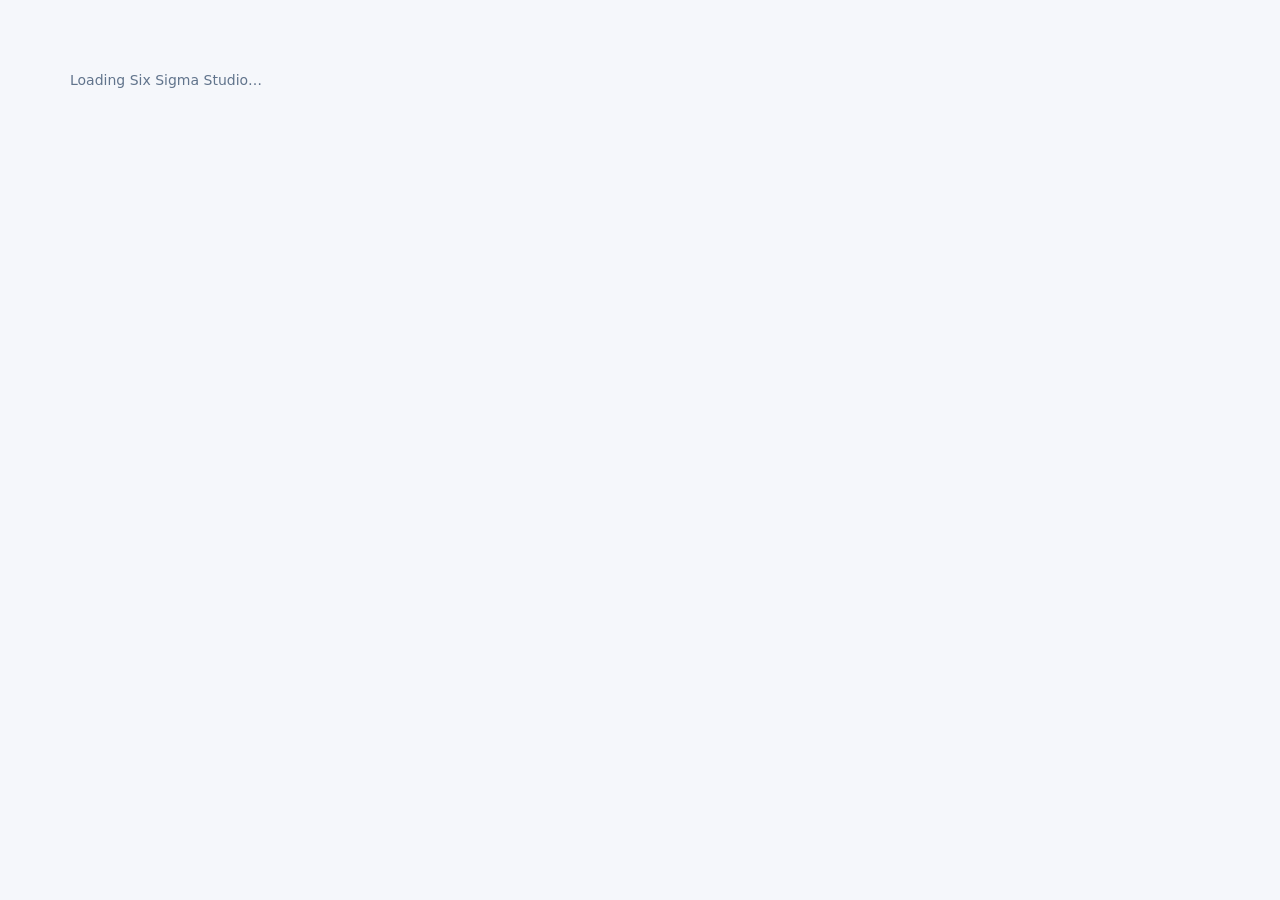
<file: six-sigma-studio/SixSigmaStudio_Connected_Dashboard.html>
<!doctype html>
<html lang="en">
<head>
<meta charset="utf-8">
<meta name="viewport" content="width=device-width,initial-scale=1">
<meta name="theme-color" content="#14263e">
<title>Six Sigma Studio | Connected Single-File Dashboard</title>
<!--
SIX SIGMA STUDIO — CONNECTED SINGLE-FILE DASHBOARD
Source: https://github.com/DailyPerformanceManagement/DPM/tree/main/six-sigma-studio
Generated from the currently connected application source. HTML, CSS and local app modules are embedded.
The Supabase JavaScript client is loaded over the internet from esm.sh.
User records remain in Supabase PostgreSQL under owner-based row-level security.
This file is not an offline database; use HTTPS hosting or a local web server for the most reliable authentication.
Do NOT put Supabase service_role or secret keys in this browser file.
-->
<style>
:root{--bg:#f5f7fb;--card:#fff;--muted:#65768d;--text:#192b43;--border:#dfe6ef;--primary:#315fb3;--primaryLight:#eef4ff;--teal:#118d77;--pale:#e9f8f3;--danger:#b84351;--sidebar:#14253d;--shadow:0 4px 20px #1a344d0b}*{box-sizing:border-box}body{margin:0;background:var(--bg);color:var(--text);font:14px/1.55 Inter,ui-sans-serif,system-ui,-apple-system,'Segoe UI',Arial,sans-serif}button,input,textarea,select{font:inherit}button{cursor:pointer}button:disabled{opacity:.55;cursor:not-allowed}a{color:var(--primary)}h1,h2,h3,p{margin-top:0}h1{font-size:29px;line-height:1.2;letter-spacing:-.8px;margin-bottom:6px}h2{font-size:20px;letter-spacing:-.4px}h3{font-size:15px}.muted{color:var(--muted)}.small{font-size:12px}.tiny{font-size:11px}.caps{font-size:10px;letter-spacing:1.4px;text-transform:uppercase;font-weight:800;color:var(--primary)}.app{display:grid;grid-template-columns:252px minmax(0,1fr);min-height:100vh}.side{background:var(--sidebar);color:#fff;padding:20px 13px;position:sticky;top:0;height:100vh;overflow:auto}.brand{display:flex;gap:10px;align-items:center;padding:6px 12px 23px}.brand .logo{display:grid;place-items:center;background:linear-gradient(135deg,#64c1de,#5a70e1);font-weight:900;color:#fff;width:39px;height:39px;border-radius:11px;font-size:22px}.brand strong{font-size:16px}.brand small{display:block;color:#a7bad2;font-size:10px}.nav-label{color:#7f96b6;letter-spacing:1.3px;font-size:10px;font-weight:800;margin:19px 12px 6px;text-transform:uppercase}.nav{width:100%;display:flex;text-align:left;align-items:center;gap:10px;color:#bac8dc;background:transparent;border:0;padding:10px 12px;border-radius:9px}.nav:hover{color:#fff;background:#243e5c}.nav.active{color:#fff;background:#314c72;font-weight:750}.nav span:first-child{width:21px;text-align:center}.sidefoot{color:#a8bed5;margin-top:35px;padding:12px;font-size:11px;border-top:1px solid #354c65}.workspace{min-width:0}.top{height:72px;display:flex;justify-content:space-between;align-items:center;gap:12px;background:var(--card);border-bottom:1px solid var(--border);padding:0 32px;position:sticky;top:0;z-index:7}.top small{color:var(--muted)}.top .title{font-size:15px;font-weight:800;display:block}.top select{max-width:260px}.top-right{display:flex;align-items:center;gap:9px;flex-wrap:wrap}.main{max-width:1520px;padding:30px 34px 80px;margin:auto}.pagehead{display:flex;justify-content:space-between;align-items:start;gap:14px;margin-bottom:22px}.pagehead p{color:var(--muted);margin-bottom:0}.btn{background:var(--card);border:1px solid var(--border);border-radius:9px;color:var(--text);padding:9px 14px;font-size:12px;font-weight:750;display:inline-flex;justify-content:center;align-items:center;gap:7px}.btn:hover{background:#f3f6fa}.btn.primary{background:var(--primary);color:#fff;border-color:var(--primary)}.btn.primary:hover{background:#244e9a}.btn.danger{color:var(--danger)}.btn.small{padding:6px 10px;font-size:11px}.buttons{display:flex;flex-wrap:wrap;gap:8px}.card{background:var(--card);border:1px solid var(--border);border-radius:13px;box-shadow:var(--shadow)}.pad{padding:22px}.grid{display:grid;gap:16px}.cols2{grid-template-columns:repeat(2,minmax(0,1fr))}.cols3{grid-template-columns:repeat(3,minmax(0,1fr))}.cols4{grid-template-columns:repeat(4,minmax(0,1fr))}.row{display:flex;align-items:center;justify-content:space-between;gap:12px;flex-wrap:wrap}.stat{padding:20px}.stat strong{display:block;font-size:27px;letter-spacing:-1px;line-height:1.35}.stat span{font-size:12px;color:var(--muted)}.badge{display:inline-block;padding:3px 9px;background:var(--primaryLight);color:var(--primary);font-size:10px;font-weight:800;border-radius:7px}.badge.done{background:var(--pale);color:var(--teal)}.badge.warn{background:#fff4df;color:#9c661e}.section{margin:22px 0 12px}.section h2{margin:0}.intro{border-radius:14px;color:#fff;background:linear-gradient(110deg,#23456f,#3f6bbb);padding:26px;display:flex;justify-content:space-between;gap:20px;margin-bottom:22px}.intro h2{font-size:24px;margin:0 0 5px}.intro p{margin:0;color:#dde8fa;max-width:760px}.intro .num{font-size:72px;font-weight:900;line-height:1;opacity:.2}.phasebars{display:grid;grid-template-columns:repeat(5,1fr);gap:9px}.phasebar{border:1px solid var(--border);border-radius:10px;background:#fff;padding:12px;text-align:center;font-weight:800;font-size:12px}.phasebar.active{background:var(--primaryLight);border-color:#9eb7e3;color:var(--primary)}.phasebar.completed{background:var(--pale);color:var(--teal)}.phasebar small{display:block;color:var(--muted);font-size:10px;font-weight:500}.field{display:flex;flex-direction:column;gap:5px;min-width:0}.field label{font-size:11px;font-weight:800;color:var(--muted)}input,select,textarea{background:#fff;color:var(--text);border:1px solid #d5deea;border-radius:8px;padding:10px;min-width:0;width:100%;outline:none}input:focus,select:focus,textarea:focus{border-color:#315fb3;box-shadow:0 0 0 2px #dae7ff}textarea{min-height:83px;resize:vertical}.formgrid{display:grid;grid-template-columns:repeat(2,minmax(0,1fr));gap:14px}.wide{grid-column:1/-1}.hint{font-size:11px;color:var(--muted)}.tablewrap{overflow:auto;border:1px solid var(--border);border-radius:10px}.table{border-collapse:collapse;min-width:670px;width:100%;text-align:left;font-size:12px}.table th{background:#f1f5fa;color:#607087;font-size:11px}.table th,.table td{padding:9px 12px;border-bottom:1px solid var(--border)}.table tr:last-child td{border-bottom:0}.table input,.table select{min-width:120px;padding:7px;font-size:12px}.toolcard{padding:16px;display:flex;flex-direction:column;gap:8px}.toolcard h3{margin:0}.toolcard p{font-size:12px;color:var(--muted);flex:1;margin:0}.toolcard .kind{font-size:10px;color:var(--teal);font-weight:800;text-transform:uppercase}.listrow{display:flex;justify-content:space-between;align-items:center;gap:12px;border-bottom:1px solid var(--border);padding:13px 0}.listrow:last-child{border-bottom:0}.empty{padding:45px 20px;text-align:center;color:var(--muted);border:1px dashed #c8d5e4;border-radius:12px}.notice{background:var(--primaryLight);border-left:3px solid var(--primary);padding:13px 15px;border-radius:7px;font-size:12px}.notice.warn{background:#fff5e4;border-color:#cc8c26}.auth{min-height:100vh;display:grid;place-items:center;padding:20px;background:linear-gradient(125deg,#14283f 0,#274a78 53%,#e5edf7 53.1%,#f5f7fb 100%)}.auth .card{width:min(470px,100%);padding:32px}.auth h1{font-size:25px}.auth input{margin:6px 0 15px}.auth label{display:block;font-weight:750;font-size:12px}.auth .btn{width:100%;margin-top:8px}.modal-layer{position:fixed;inset:0;background:#101d36a8;z-index:30;display:grid;place-items:center;padding:14px}.modal{width:min(640px,100%);max-height:90vh;overflow:auto;background:#fff;border-radius:15px;padding:27px;box-shadow:0 15px 50px #0002}.modal h2{margin-bottom:14px}.tabs{display:flex;gap:6px;flex-wrap:wrap;margin:14px 0}.tabs button{padding:8px 12px;border:1px solid var(--border);background:white;border-radius:8px;font-size:12px;font-weight:700}.tabs button.on{background:var(--primaryLight);color:var(--primary);border-color:#abc2e7}.chartarea svg{max-width:100%;height:auto;border:1px solid var(--border);border-radius:9px;background:white}.dangertext{color:var(--danger)}.success{color:var(--teal)}.start{display:grid;place-items:center;min-height:65vh;text-align:center}.projectbox{padding:19px;cursor:pointer}.projectbox:hover{border-color:#9bb8df}.projectbox h3{font-size:17px}.workspace-save{position:fixed;bottom:22px;right:25px;background:#183a56;color:white;border-radius:10px;padding:10px 15px;box-shadow:0 6px 25px #10294b55;z-index:40;font-size:12px}.meter{height:8px;background:#e9edf5;border-radius:20px;overflow:hidden}.meter i{height:100%;display:block;background:#1c9579}.startup{padding:70px;color:#61748c}.calc-result{padding:16px;border:1px solid #d6e7db;border-radius:10px;background:#f4fbf7}.calc-result strong{font-size:23px}.footerline{border-top:1px solid var(--border);margin-top:30px;padding-top:20px;font-size:11px;color:var(--muted)}@media(max-width:1100px){.cols4,.cols3{grid-template-columns:repeat(2,minmax(0,1fr))}.app{grid-template-columns:205px 1fr}.main{padding:22px}}@media(max-width:750px){.app{display:block}.side{position:relative;height:auto;padding:10px}.brand{padding:7px}.nav-label{margin:8px}.side nav{display:flex;overflow:auto}.nav{width:auto;white-space:nowrap}.sidefoot{display:none}.main{padding:18px}.top{position:relative;height:auto;min-height:70px;padding:12px;flex-wrap:wrap}.cols4,.cols3,.cols2,.formgrid{grid-template-columns:1fr}.intro .num{display:none}.phasebars{grid-template-columns:repeat(5,minmax(0,1fr));gap:4px}.phasebar{padding:8px 3px;font-size:10px}.phasebar small{font-size:8px}}
/* Typed project data library: editable schema and SPC workspaces */
.modal:has([data-schema-row]){width:min(980px,98vw)}
.modal [data-schema-row] td{vertical-align:middle}
.modal [data-schema-row] td:nth-child(1){min-width:170px}
.modal [data-schema-row] td:nth-child(2){min-width:190px}
.modal [data-schema-row] td:nth-child(4){min-width:70px;text-align:center}
.chartarea svg{display:block;width:100%;max-width:780px;margin:8px auto 24px}
.chartarea h3{margin:20px 0 10px}
.card details summary{cursor:pointer;color:var(--primary);font-weight:700}
.card details summary:hover{text-decoration:underline}
@media(max-width:680px){.modal{padding:16px}.modal:has([data-schema-row]){width:98vw}}

</style>
</head>
<body>
<div id="app"><div class="startup">Loading Six Sigma Studio…</div></div>
<script type="module">
import { createClient } from 'https://esm.sh/@supabase/supabase-js@2.58.0?bundle';

const DataLib=(()=>{
/**
 * Six Sigma Studio — reusable project data library.
 * A saved dataset belongs to a project, not to a specific method.
 * Columns are typed and validated on manual entry, edit and CSV import.
 */
const validTypes=['text','category','number','integer','percent','date','datetime','boolean'];
let draft=null;
const eid=()=>('c'+crypto.randomUUID().replaceAll('-','').slice(0,13));
const escapeHTML=s=>String(s??'').replace(/[&<>"']/g,c=>({'&':'&amp;','<':'&lt;','>':'&gt;','"':'&quot;','\'':'&#39;'}[c]));
function empty(v){return v==null||String(v).trim()===''}
function parseTypedValue(raw,col){
  const type=col.type||'text';
  if(empty(raw)){if(col.required)throw Error(col.label+' is required.');return null}
  let value=String(raw).trim();
  if((type==='number'||type==='percent')&&/^-?\d+,\d+$/.test(value))value=value.replace(',','.');
  if(type==='date'||type==='datetime'){
   const eu=value.match(/^(\d{1,2})\.(\d{1,2})\.(\d{4})(?:[ T](\d{1,2}):(\d{2})(?::(\d{2}))?)?$/);
   if(eu)value=eu[3]+'-'+eu[2].padStart(2,'0')+'-'+eu[1].padStart(2,'0')+(type==='datetime'?'T'+(eu[4]||'00').padStart(2,'0')+':'+(eu[5]||'00'):'');
  }
  if(type==='integer'){if(!/^-?\d+$/.test(value)||!Number.isSafeInteger(Number(value)))throw Error(col.label+': enter a whole number.');return Number(value)}
  if(type==='number'||type==='percent'){const n=Number(value);if(!Number.isFinite(n))throw Error(col.label+': enter a finite number.');if(type==='percent'&&(n<0||n>100))throw Error(col.label+': percentage must be between 0 and 100.');return n}
  if(type==='date'){const d=new Date(value);if(!/^\d{4}-\d{2}-\d{2}$/.test(value)||!Number.isFinite(d.getTime())||d.toISOString().slice(0,10)!==value)throw Error(col.label+': enter a valid date.');return value}
  if(type==='datetime'){const d=new Date(value);if(!Number.isFinite(d.getTime()))throw Error(col.label+': enter a valid date and time.');return value}
  if(type==='boolean'){if(['true','yes','1','ja'].includes(value.toLowerCase()))return true;if(['false','no','0','nein'].includes(value.toLowerCase()))return false;throw Error(col.label+': use true or false.')}
  return value;
}
function rowFromInputs(ds,selector,scope=document){
 const values={},cells=[...scope.querySelectorAll(selector)];for(const col of ds.columns){const cell=cells.find(e=>(e.dataset.newCell||e.dataset.col)===col.key);if(cell)values[col.key]=parseTypedValue(cell.type==='checkbox'?String(cell.checked):cell.value,col)}return values
}
function suggestColumnType(samples){
 const vals=samples.map(x=>String(x??'').trim()).filter(Boolean);if(!vals.length)return 'text';
 if(vals.every(v=>/^\d{4}-\d{2}-\d{2}[T ]\d{2}:\d{2}/.test(v)||/^\d{1,2}\.\d{1,2}\.\d{4}[ T]\d{1,2}:\d{2}/.test(v)))return 'datetime';
 if(vals.every(v=>/^\d{4}-\d{2}-\d{2}$/.test(v)||/^\d{1,2}\.\d{1,2}\.\d{4}$/.test(v)))return 'date';
 if(vals.every(v=>!/^0\d+$/.test(v)&&/^-?\d+$/.test(v)&&Number.isSafeInteger(Number(v))))return 'integer';
 if(vals.every(v=>!/^0\d+$/.test(v)&&Number.isFinite(Number(v.replace(',','.')))))return 'number';
 if(vals.every(v=>/^(true|false|yes|no|ja|nein)$/i.test(v)))return 'boolean';
 return 'category'
}
const types=[['text','Text'],['category','Category / label'],['number','Decimal measurement'],['integer','Whole number / count'],['percent','Percentage (0–100)'],['date','Date'],['datetime','Date + time'],['boolean','Yes / No']];
function opt(list,value){return list.map(([v,label])=>'<option value="'+escapeHTML(v)+'" '+(v===value?'selected':'')+'>'+escapeHTML(label)+'</option>').join('')}
function inputType(col){const t=col.type||'text';return t==='date'?'date':t==='datetime'?'datetime-local':['number','integer','percent'].includes(t)?'number':'text'}
function schemaTemplates(key){
 const cols=(items)=>items.map(([label,type,unit])=>({key:eid(),label,type,unit:unit||'',required:false}));
 const templates={
  imr_m:[['Observed at','datetime'],['Measurement','number'],['Machine / shift','category']],
  imr_c:[['Observed at','datetime'],['Measurement','number'],['Machine / shift','category']],
  xbar:[['Subgroup','category'],['Measurement','number'],['Sampled at','datetime']],
  pchart:[['Sampled at','datetime'],['Inspected units','integer'],['Defective units','integer']],
  npchart:[['Sampled at','datetime'],['Inspected units','integer'],['Defective units','integer']],
  cchart:[['Sampled at','datetime'],['Defect count','integer']],
  uchart:[['Sampled at','datetime'],['Opportunity / exposure size','number'],['Defect count','integer']],
  pareto:[['Defect category','category'],['Number of defects','integer'],['Date','date']],
  dpmo:[['Inspected units','integer'],['Number of defects','integer'],['Date','date']],
  ttest:[['Group','category'],['Measurement','number']],
  anova:[['Group','category'],['Measurement','number']],
  scatter:[['X (factor)','number'],['Y (response)','number']],
  capability:[['Observed at','datetime'],['Measurement','number']],
  normal:[['Measurement','number']],
  hist:[['Measurement','number']],
  baseline:[['Measurement','number']],
  run:[['Observed at','datetime'],['Measurement','number']]
 };
 return cols(templates[key]||[['Date','date'],['Value','number']])
}
function storeDraftFromDOM(){
 if(!draft)return;let n=document.querySelector('#dataset-builder-name'),d=document.querySelector('#dataset-builder-description');
 if(n)draft.name=n.value;if(d)draft.description=d.value;
 for(let i=0;i<draft.columns.length;i++){let row=document.querySelector('[data-schema-row="'+i+'"]');if(!row)continue;let col=draft.columns[i];col.label=row.querySelector('[data-schema-label]').value;col.type=row.querySelector('[data-schema-type]').value;col.unit=row.querySelector('[data-schema-unit]').value;col.required=row.querySelector('[data-schema-required]').checked}
}
function viewDraft(ctx){
 if(!draft)return;
 const edit=!!draft.id;let {modal,btn}=ctx;
 modal('<div class="caps">Independent project dataset</div><h2>'+(edit?'Edit saved table schema':'Create a typed data table')+'</h2><p class="muted small">Name this table, choose every column title and its data type, then save it in the project Data Library. All DMAIC methods can reuse the saved table.</p><div class="formgrid">'+
 '<div class="field"><label>Table name</label><input id="dataset-builder-name" value="'+escapeHTML(draft.name)+'" placeholder="e.g. Weekly inspection data"></div>'+
 '<div class="field"><label>Purpose / description</label><input id="dataset-builder-description" value="'+escapeHTML(draft.description)+'" placeholder="What is being measured?"></div></div>'+
 '<div class="row section"><h3>Columns · '+draft.columns.length+'</h3>'+btn('+ Add column','builder-add-column')+'</div>'+
 '<div class="tablewrap"><table class="table" style="min-width:565px"><thead><tr><th>Column title</th><th>Data type</th><th>Unit</th><th>Required</th><th></th></tr></thead><tbody>'+
 draft.columns.map((c,i)=>'<tr data-schema-row="'+i+'"><td><input data-schema-label value="'+escapeHTML(c.label)+'" placeholder="Column name"></td><td><select data-schema-type>'+opt(types,c.type)+'</select></td><td><input data-schema-unit value="'+escapeHTML(c.unit||'')+'" placeholder="mm, °C, pcs"></td><td style="text-align:center"><input data-schema-required type="checkbox" '+(c.required?'checked':'')+' style="width:auto"></td><td>'+btn('Remove','builder-remove:'+i,'small danger')+'</td></tr>').join('')+
 '</tbody></table></div>'+
 '<p class="notice section">A table is saved once, independently of a chart. For SPC, choose an observation timestamp or preserve the saved row order. Numeric counts, measured values, categories, dates and percentages remain distinct data types.</p>'+
 '<div class="buttons section">'+btn('Save table in Data Library','builder-save','primary')+btn('Cancel','builder-cancel')+'</div>')
}
function openBuilder(ctx,existing=null,templateKey=null){
 if(existing){draft={id:existing.id,name:existing.name,description:existing.description||'',columns:structuredClone(existing.columns),toolId:ctx.S.tool?.phase===ctx.S.page?ctx.S.tool.id:null}}
 else {let toolId=ctx.S.tool?.id||null;draft={id:null,name:templateKey?(ctx.S.tool?.title||templateKey)+' · Data': '',description:'',columns:schemaTemplates(templateKey),toolId}}
 viewDraft(ctx)
}
async function handleBuilderAction(action,ctx){
 if(!draft)return;
 if(action==='builder-cancel'){draft=null;ctx.closeModal();return}
 storeDraftFromDOM();
 if(action==='builder-add-column'){draft.columns.push({key:eid(),label:'',type:'number',unit:'',required:false});viewDraft(ctx);return}
 if(action.startsWith('builder-remove:')){
  const i=Number(action.split(':')[1]);if(draft.columns.length===1)throw Error('The table must contain at least one column.');
  let col=draft.columns[i];
  if(draft.id){let hasData=ctx.S.rows.some(r=>r.dataset_id===draft.id&&!empty(r.values[col.key]));if(hasData)throw Error('Cannot remove '+col.label+' while saved observations contain data. Export the table or clear those values first.')}
  draft.columns.splice(i,1);viewDraft(ctx);return;
 }
 if(action!=='builder-save')return;
 if(!draft.name?.trim())throw Error('Give the table a name.');
 if(!draft.columns.length||draft.columns.some(c=>!c.label.trim()))throw Error('Every column needs a title.');
 if(new Set(draft.columns.map(c=>c.label.toLowerCase().trim())).size!==draft.columns.length)throw Error('Column titles must be unique.');
 if(draft.id){
  const old=ctx.S.datasets.find(d=>d.id===draft.id);
  for(const col of draft.columns){const before=old.columns.find(c=>c.key===col.key);
   if(before&&(before.type!==col.type||(!before.required&&col.required))){
    let rows=ctx.S.rows.filter(r=>r.dataset_id===old.id);
    for(const r of rows)try{parseTypedValue(r.values[col.key],col)}catch(e){throw Error('Cannot change '+col.label+' requirements: '+e.message+' (existing observations)')}
   }
  }
  await ctx.request('datasets','update',{id:draft.id,data:{name:draft.name.trim(),description:draft.description,columns:draft.columns}});
  ctx.S.dataset= {...old,name:draft.name.trim(),description:draft.description,columns:draft.columns};
 }else{
  const saved=await ctx.request('datasets','insert',{project_id:ctx.S.project.id,name:draft.name.trim(),description:draft.description,columns:draft.columns,metadata:{origin:draft.toolId?'method_template':'manual',created_by_method:draft.toolId||null}});
  ctx.S.dataset=saved;
  if(draft.toolId){
   let tool=ctx.S.tools.find(t=>t.id===draft.toolId);
   if(tool){let content={...tool.content,dataset_id:saved.id};let updated=await ctx.request('tools','update',{id:tool.id,data:{dataset_id:saved.id,content}});ctx.S.tool=updated;ctx.S.editor=structuredClone(updated.content)}
  }
 }
 const fromMethod=!!draft.toolId;draft=null;ctx.closeModal();await ctx.loadProject();
 ctx.S.page=fromMethod&&ctx.S.tool?.phase?ctx.S.tool.phase:'data';ctx.note('Named typed table saved in Supabase — ready for observations');ctx.render();
}
function renderDataLibrary(ctx){
 const {S,head,btn}=ctx,ds=S.dataset&&S.datasets.find(d=>d.id===S.dataset.id)||S.datasets[0];
 const rows=ds?S.rows.filter(r=>r.dataset_id===ds.id):[],cols=ds?.columns||[];
 const tag=c=>escapeHTML(c.type||'text')+(c.unit?' · '+escapeHTML(c.unit):'');
 const cell=(column,attr,val,placeholder)=>column.type==='boolean'?
 '<select '+attr+'><option value="">—</option><option value="true" '+(val===true||val==='true'?'selected':'')+'>Yes</option><option value="false" '+(val===false||val==='false'?'selected':'')+'>No</option></select>':
 '<input '+attr+' type="'+inputType(column)+'" '+(['number','integer','percent'].includes(column.type)?'step="'+(column.type==='integer'?'1':'any')+'" ':'')+'value="'+escapeHTML(val??'')+'" placeholder="'+escapeHTML(placeholder||'')+'">';
 return head('Project Data Library','Create a table once, name its columns and their data types, and reuse it across Measure, Analyze and Control.',btn('+ Design new table','new-dataset','primary')+btn('Import CSV','import-new'))+
 '<div class="grid cols3 section"><div class="card stat"><span>Saved datasets</span><strong>'+S.datasets.length+'</strong></div><div class="card stat"><span>Stored observations</span><strong>'+S.rows.length+'</strong></div><div class="card stat"><span>Current project</span><strong style="font-size:15px">'+escapeHTML(S.project.name)+'</strong></div></div>'+
 '<div class="grid cols2 section"><div class="card pad"><div class="row"><h3>My saved tables</h3>'+btn('Create table','new-dataset','small')+'</div>'+S.datasets.map(x=>'<div class="listrow"><div><strong>'+escapeHTML(x.name)+'</strong><div class="tiny muted">'+x.columns.length+' typed columns · '+S.rows.filter(r=>r.dataset_id===x.id).length+' observations · used by '+S.tools.filter(t=>t.dataset_id===x.id||t.content?.dataset_id===x.id).length+' methods</div></div>'+btn('Open','open-dataset:'+x.id,'small')+'</div>').join('')+(S.datasets.length?'':'<p class="muted">Your project has no tables yet. Create one with your own columns or import CSV.</p>')+'</div>'+
 '<div class="card pad"><h3>How this works</h3><p>1. Create a named table, choose each column title, data type and unit.</p><p>2. Type observations manually or import a CSV. Values are saved in Supabase.</p><p>3. Open any suitable method, select this table, map the required fields and calculate.</p><p class="notice">SPC uses chronological numerical observations or rational subgroups. Pareto uses categorical defect counts. The method—not the table—determines which fields and assumptions are required.</p></div></div>'+
 (ds?'<div class="card pad section"><div class="row"><div><div class="caps">Active saved table</div><h2>'+escapeHTML(ds.name)+'</h2><p class="small muted">'+escapeHTML(ds.description||'')+' · '+rows.length+' observations</p></div><div class="buttons">'+btn('Edit table columns','edit-schema')+btn('Import rows','import-rows')+btn('Export CSV','export-dataset')+btn('Delete table','delete-dataset','danger small')+'</div></div>'+
 '<div class="notice section"><b>Type-safe manual entry:</b> Select or type a value in each column, then press <b>Save observation</b>. Existing cells save when you leave the field. Every entry is stored in this project’s independent Data Library.</div>'+
 '<div class="tablewrap section"><table class="table"><thead><tr><th>#</th>'+cols.map(c=>'<th>'+escapeHTML(c.label)+'<div class="tiny muted">'+tag(c)+(c.required?' · required':'')+'</div></th>').join('')+'<th></th></tr></thead><tbody>'+
 rows.slice(0,400).map((r,i)=>'<tr><td class="muted">'+(i+1)+'</td>'+cols.map(c=>'<td>'+cell(c,'data-dataset-cell="'+escapeHTML(r.id)+'" data-col="'+escapeHTML(c.key)+'"',r.values[c.key])+'</td>').join('')+'<td>'+btn('×','delete-data-row:'+r.id,'danger small')+'</td></tr>').join('')+
 '<tr style="background:#eef4ff"><td><strong>New</strong></td>'+cols.map(c=>'<td>'+cell(c,'data-new-cell="'+escapeHTML(c.key)+'"','',c.label)+'</td>').join('')+'<td>'+btn('Save observation','add-data-row','primary small')+'</td></tr>'+
 '</tbody></table></div>'+
 (rows.length>400?'<p class="small muted">First 400 rows displayed; export CSV for the full loaded dataset. For very large tables, pagination will be needed.</p>':'')+
 '</div>':'')
}

return {parseTypedValue,rowFromInputs,suggestColumnType,inputType,schemaTemplates,openBuilder,handleBuilderAction,renderDataLibrary};
})();


const StatLib=(()=>{
/**
 * Statistical method adapters: each calculator declares what its data must look like.
 * SPC control charts are implemented separately from document workbooks and generic tests.
 */
const numTypes=new Set(['number','integer','percent']);
const categoryTypes=new Set(['text','category','integer','boolean','date','datetime']);
const timeTypes=new Set(['date','datetime','integer','number']);
const SPC=new Set(['imr_m','imr_c','xbar','pchart','npchart','cchart','uchart']);
const policies={
 imr_m:{title:'I–MR · Individual measurements',question:'Does the sequence of individual measurements remain statistically stable?',needs:'At least three chronological, continuous individual measurements.',roles:[['y','Individual measurement','numeric'],['order','Date / time / sequence (optional)','time?']],hint:'Subgroups are not required. Each row represents one individual process measurement. A moving range compares adjacent observations.'},
 imr_c:{title:'I–MR · Control monitoring',question:'Is the improved process behaving consistently after implementation?',needs:'At least three chronological, continuous measurements.',roles:[['y','Individual measurement','numeric'],['order','Date / time / sequence (optional)','time?']],hint:'Save a fresh Control-phase tool instance to maintain a separate control plan or baseline.'},
 xbar:{title:'X-bar / R · Subgroup measurements',question:'Are subgroup averages and within-subgroup ranges in statistical control?',needs:'At least two rational subgroups, 2–10 measurements in each. All subgroups must have the same size.',roles:[['x','Subgroup ID / sample number','category'],['y','Measurement within subgroup','numeric'],['order','Subgroup collection date / time (optional)','time?']],hint:'Each row is one measured item. Repeat the same subgroup ID for all items collected together; do not average observations before importing.'},
 pchart:{title:'p Chart · Proportion defective',question:'Is the proportion of defective units stable across inspection subgroups?',needs:'For each subgroup: defective units and number inspected. Sample sizes may vary.',roles:[['x','Units inspected (denominator)','count'],['y','Defective units (numerator)','count'],['order','Date / time / batch order (optional)','time?']],hint:'Counts here are defective units, NOT number of defects. p_i = defective units / units inspected. Limits adjust to each sample size.'},
 npchart:{title:'np Chart · Number of defective units',question:'Is the count of defective units stable with a constant sample size?',needs:'Integer defective units and a constant inspected quantity for all subgroups.',roles:[['x','Units inspected (must be constant)','count'],['y','Defective units','count'],['order','Date / time / batch order (optional)','time?']],hint:'If the subgroup size changes, use the p chart, not np.'},
 cchart:{title:'c Chart · Defects per constant opportunity',question:'Is the count of defects stable when inspection opportunity is constant?',needs:'Integer count of defects for each equal-sized inspection unit.',roles:[['y','Defect count per inspection unit','count'],['order','Date / time / batch order (optional)','time?']],hint:'Only appropriate when inspection unit and opportunities remain constant. One unit can have multiple defects.'},
 uchart:{title:'u Chart · Defects per varying opportunity',question:'Is the number of defects per unit of exposure stable across varying sample sizes?',needs:'Integer defect count plus a positive numeric opportunity/exposure size per subgroup.',roles:[['x','Inspection opportunity / exposure','positive'],['y','Defect count','count'],['order','Date / time / batch order (optional)','time?']],hint:'u_i = defect count / opportunity. Control limits vary with the exposure size.'},
 pareto:{title:'Pareto · Ranked defect categories',question:'Which categories contribute most to the problem?',needs:'A category column and optional nonnegative count / cost column.',roles:[['x','Defect / cause category','category'],['y','Frequency, loss or cost (optional)','numeric?']],hint:'If frequency is not mapped, every row counts as one occurrence. Missing categories are not counted.'},
 baseline:{title:'Descriptive statistics · Baseline',question:'What is the measured baseline and natural variation?',needs:'At least two numerical observations.',roles:[['y','Measured value','numeric']],hint:'Compute a sample mean and sample standard deviation; verify missing values and the measurement system.'},
 hist:{title:'Histogram · Distribution',question:'How is the continuous measurement distributed?',needs:'A numerical measurement column.',roles:[['y','Measured value','numeric']],hint:'Check for mixture distributions, outliers and stratification before modeling normality.'},
 run:{title:'Run Chart · Chronological observations',question:'Is there a trend or shift in the measurement over time?',needs:'Numerical values in meaningful observation order.',roles:[['y','Measured value','numeric'],['order','Date / time / sequence (optional)','time?']],hint:'When time is not selected, rows use their persisted insertion order.'},
 normal:{title:'Jarque–Bera normality screening',question:'Does the distribution show strong evidence of non-normal skew or kurtosis?',needs:'At least eight numerical observations.',roles:[['y','Measured value','numeric']],hint:'This asymptotic screen is not a substitute for graphical inspection or process understanding.'},
 capability:{title:'Overall-sigma Pp / Ppk',question:'Does the process fit the specification limits?',needs:'Continuous numerical values and valid LSL / USL.',roles:[['y','Measured value','numeric']],hint:'Capability interpretation requires a stable process, a good measurement system and a suitable distribution.'},
 dpmo:{title:'DPMO · Defects per million opportunities',question:'How many defects occur for each million defined opportunities?',needs:'Produced-unit counts, defect counts and opportunity count per unit.',roles:[['x','Units inspected / produced','count'],['y','Total defect occurrences','count']],hint:'Defect counts are not the same as defective-unit counts.'},
 scatter:{title:'Simple Regression · Predictor / response',question:'How is a numerical response associated with a numerical predictor?',needs:'At least three paired observations.',roles:[['x','Predictor X','numeric'],['y','Response Y','numeric']],hint:'Use independent observations and review residuals; association does not establish causality.'},
 ttest:{title:'Welch t-test · Two groups',question:'Are two independent group means different?',needs:'Exactly two group levels, each with two or more numerical observations.',roles:[['x','Group / machine / shift','category'],['y','Measured response','numeric']],hint:'This is an independent Welch test, not a paired t-test.'},
 anova:{title:'One-way ANOVA · Multiple groups',question:'Are group means different across two or more groups?',needs:'Numerical response and category column, with at least two observations per group.',roles:[['x','Group / factor','category'],['y','Measured response','numeric']],hint:'Check independence, group variances and residual behavior.'}
};
function isSPC(key){return SPC.has(key)}
function methodPolicy(key){return policies[key]||null}
function e(x){return String(x??'').replace(/[&<>"']/g,ch=>({'&':'&amp;','<':'&lt;','>':'&gt;','"':'&quot;',"'":'&#39;'}[ch]))}
function validColumn(c,kind){let t=c.type||'text';if(kind==='numeric'||kind==='numeric?')return numTypes.has(t);if(kind==='count')return numTypes.has(t);if(kind==='positive')return numTypes.has(t);if(kind==='category')return categoryTypes.has(t);if(kind==='time?')return timeTypes.has(t);return true}
function roleList(cols,kind,cur){const optional=kind.endsWith('?');let opts=[['',optional?'Optional / row order':'Select column']];opts.push(...cols.filter(c=>validColumn(c,kind)).map(c=>[c.key,c.label+' · '+(c.type||'text')]));
 return '<select name="'+e(cur.bind)+'" data-method-role="'+e(cur.bind)+'">'+opts.map(([key,title])=>'<option value="'+e(key)+'" '+(cur.value===key?'selected':'')+'>'+e(title)+'</option>').join('')+'</select>'
}
function datasetSupported(policy,ds){return policy.roles.filter(x=>!x[2].endsWith('?')).every(([k,label,kind])=>ds.columns.some(c=>validColumn(c,kind)))}
function methodPanel(method,ctx){
 const {S,select,input,btn}=ctx,p=methodPolicy(method.key);if(!p)return '<div class="notice warn">This method uses a structured workbook rather than numerical computation.</div>';
 const c=S.editor||S.tool?.content||{},ds=S.datasets.find(d=>d.id===c.dataset_id),rows=ds?S.rows.filter(r=>r.dataset_id===ds.id):[];
 const datasetOptions=[['','Choose a saved project table'],...S.datasets.map(x=>[x.id,(datasetSupported(p,x)?'✓ ':'Needs columns · ')+x.name])];
 let html='<div class="card pad section"><div class="caps">Method-specific data requirements</div><h3>'+e(p.title)+'</h3><p>'+e(p.question)+'</p><div class="notice">'+e(p.needs)+'</div><p class="small muted">'+e(p.hint)+'</p></div>';
 html+='<div class="card pad section"><div class="row"><h3>1. Select a saved data table</h3>'+btn('Create compatible table','template-dataset:'+method.key,'primary small')+'</div>'+
 select('Saved table','dataset_id',datasetOptions,c.dataset_id||'')+
 (ds?'<div class="row section"><p class="small muted">'+rows.length+' saved rows · '+ds.columns.map(x=>e(x.label)+' ('+e(x.type)+')').join(', ')+'</p>'+btn('Enter or edit observations','open-data-from-tool','small')+'</div>':'<p class="muted small">Build a reusable table first, or select one previously saved in your project’s Data Library.</p>')+'</div>';
 if(ds){html+='<div class="card pad section"><h3>2. Map the exact method inputs</h3><p class="small muted">These mappings belong to this instance of '+e(method.title)+'. Another method can reuse the same table with different input mappings.</p><div class="formgrid">'+
 p.roles.map(([bind,label,kind])=>'<div class="field"><label>'+e(label)+'</label>'+roleList(ds.columns,kind,{bind,value:c[bind]||''})+'</div>').join('')+
 (method.key==='capability'?input('LSL (lower specification limit)','lsl',c.lsl??'','number')+input('USL (upper specification limit)','usl',c.usl??'','number'):'')+
 (method.key==='dpmo'?input('Defect opportunities per unit','opportunities',c.opportunities??1,'number'):'')+'</div></div>';
 let required=p.roles.filter(x=>!x[2].endsWith('?')).map(x=>x[0]);let missing=required.filter(x=>!c[x]);if(missing.length)html+='<div class="notice warn section">Required column mappings are missing. Select the roles above, then click Calculate. Nothing will be estimated from a different column.</div>';
 else html+='<div class="notice section">Ready for data validation. Press Calculate; the tool checks sample sizes, numeric counts, denominators and chart-specific restrictions before saving a result.</div>';
 }
 html+='<div class="buttons section">'+btn('Calculate from saved observations','calculate','primary')+'</div>';
 return html;
}
function numeric(v,name){if(v===null||v===undefined||String(v).trim()==='')throw Error(name+' has a blank value.');let n=Number(v);if(!Number.isFinite(n))throw Error(name+' must contain finite numerical values.');return n}
function integer(v,name){let n=numeric(v,name);if(!Number.isSafeInteger(n)||n<0)throw Error(name+' requires a nonnegative integer.');return n}
function positive(v,name){let n=numeric(v,name);if(n<=0)throw Error(name+' must be positive.');return n}
function fmt(n){return Number(n).toLocaleString(undefined,{maximumFractionDigits:4})}
function avg(a){return a.reduce((p,n)=>p+n,0)/a.length}
function totals(a){return a.reduce((p,n)=>p+n,0)}
function ordered(rows,order){
 const result=[...rows].sort((a,b)=>(Number(a.sequence_no)||0)-(Number(b.sequence_no)||0));
 if(!order)return result;
 for(let i=0;i<result.length;i++){let v=result[i].values[order];if(v===null||v===undefined||String(v).trim()==='')throw Error('Missing observation order at row '+(i+1));}
 return result.sort((a,b)=>{const x=a.values[order],y=b.values[order];if(Number.isFinite(Number(x))&&Number.isFinite(Number(y)))return Number(x)-Number(y);let n1=new Date(x).getTime(),n2=new Date(y).getTime();if(Number.isFinite(n1)&&Number.isFinite(n2))return n1-n2;return String(x).localeCompare(String(y),undefined,{numeric:true})});
}
function chart(title,values,center,upper,lower,labels=[]){
 const width=780,height=295,left=55,right=15,top=23,bottom=58,w=width-left-right,h=height-top-bottom,n=values.length;
 const U=Array.isArray(upper)?upper:values.map(()=>upper),L=Array.isArray(lower)?lower:values.map(()=>lower),C=Array.isArray(center)?center:values.map(()=>center);
 const all=[...values,...U,...L,...C].filter(Number.isFinite),minimum=Math.min(...all),maximum=Math.max(...all),pad=(maximum-minimum||1)*.12,lo=minimum-pad,hi=maximum+pad;
 const px=i=>left+w*(n===1?.5:i/(n-1)),py=v=>top+h*(hi-v)/(hi-lo),line=(a,color,width=2,dashed=false)=>'<polyline fill="none" stroke="'+color+'" stroke-width="'+width+'" '+(dashed?'stroke-dasharray="6 5"':'')+' points="'+a.map((v,i)=>px(i).toFixed(1)+','+py(v).toFixed(1)).join(' ')+'"/>';
 const tick=Array.from({length:5},(_,i)=>lo+(hi-lo)*i/4);
 return '<div class="section"><h3>'+e(title)+'</h3><svg viewBox="0 0 '+width+' '+height+'" role="img" aria-label="'+e(title)+'; values and variable control limits"><rect x="0" y="0" width="'+width+'" height="'+height+'" fill="#fff"/>'+
 tick.map(v=>'<line x1="'+left+'" x2="'+(width-right)+'" y1="'+py(v)+'" y2="'+py(v)+'" stroke="#e9edf3"/><text x="'+(left-8)+'" y="'+(py(v)+4)+'" text-anchor="end" font-size="10" fill="#64748b">'+e(fmt(v))+'</text>').join('')+
 line(U,'#c15656',1.4,true)+line(L,'#c15656',1.4,true)+line(C,'#188c76',1.6,true)+line(values,'#2f66b7',2.8)+
 values.map((v,i)=>'<circle cx="'+px(i)+'" cy="'+py(v)+'" r="'+(v>U[i]||v<L[i]?5:3)+'" fill="'+(v>U[i]||v<L[i]?'#cc374b':'#2f66b7')+'"><title>'+e(labels[i]??('#'+(i+1)))+': '+e(fmt(v))+' · LCL '+e(fmt(L[i]))+' · CL '+e(fmt(C[i]))+' · UCL '+e(fmt(U[i]))+'</title></circle>').join('')+
 '<text x="'+(width/2)+'" y="'+(height-10)+'" text-anchor="middle" font-size="11" fill="#60738e">Observation / subgroup sequence (hover over points for limits)</text></svg></div>';
}
function calcResult(title,metrics,charts,warning){return {summary:title,metrics,svg:charts,warning,at:new Date().toISOString()}}
function computeSPC(key,rawRows,c){
 if(!isSPC(key))throw Error('Not an SPC method.');
 const rows=ordered(rawRows,c.order),n=rows.length;if(n<2)throw Error('At least two observations/subgroups are required. Use the Data Library to enter observations first.');
 const need=code=>{if(!c[code])throw Error('Choose the '+code+' column for this method.')};
 need('y');
 const label=rows.map((r,i)=>String(c.order?r.values[c.order]??i+1:i+1));
 if(key==='imr_m'||key==='imr_c'){
  if(n<3)throw Error('I–MR needs at least three chronological individual measurements.');
  const x=rows.map((r,i)=>numeric(r.values[c.y],'Individual measurement, row '+(i+1)));
  const mr=x.slice(1).map((v,i)=>Math.abs(v-x[i])),mrbar=avg(mr),center=avg(x),ucl=center+2.66*mrbar,lcl=center-2.66*mrbar;
  const uclMR=3.267*mrbar;let signal=x.filter(v=>v>ucl||v<lcl).length,signalMr=mr.filter(v=>v>uclMR).length;
  return calcResult('I–MR chart from sequential individual measurements',{observations:n,individuals_center:center,individuals_UCL:ucl,individuals_LCL:lcl,moving_range_center:mrbar,moving_range_UCL:uclMR,moving_range_LCL:0,individuals_beyond_limits:signal,moving_ranges_beyond_limits:signalMr},
  chart('Individuals (X)',x,center,ucl,lcl,label)+chart('Moving range (MR)',mr,mrbar,uclMR,0,label.slice(1)),
  '3-sigma I–MR estimates assume stable sequential data. Review rational time order, special-cause run rules, independence and distribution before interpretation.');
 }
 if(key==='xbar'){
  need('x');let groups=new Map;
  for(let i=0;i<n;i++){let name=String(rows[i].values[c.x]??'').trim();if(!name)throw Error('Missing subgroup ID at row '+(i+1));let a=groups.get(name)||[];a.push(numeric(rows[i].values[c.y],'Measurement at row '+(i+1)));groups.set(name,a)}
  let keys=[...groups.keys()],a=[...groups.values()],m=a[0].length;
  if(a.length<2||m<2||m>10||a.some(g=>g.length!==m))throw Error('X-bar/R requires at least two rational subgroups, all with exactly 2–10 individual measurements.');
  const A2={2:1.88,3:1.023,4:.729,5:.577,6:.483,7:.419,8:.373,9:.337,10:.308},D3={2:0,3:0,4:0,5:0,6:0,7:.076,8:.136,9:.184,10:.223},D4={2:3.267,3:2.574,4:2.282,5:2.114,6:2.004,7:1.924,8:1.864,9:1.816,10:1.777};
  const means=a.map(avg),ranges=a.map(v=>Math.max(...v)-Math.min(...v)),mubar=avg(means),rbar=avg(ranges),ux=mubar+A2[m]*rbar,lx=mubar-A2[m]*rbar,ur=D4[m]*rbar,lr=D3[m]*rbar;
  return calcResult('X-bar and R control charts for rational subgroups',{subgroups:a.length,n_per_subgroup:m,Xbar_center:mubar,Xbar_UCL:ux,Xbar_LCL:lx,R_center:rbar,R_UCL:ur,R_LCL:lr,Xbar_beyond_limits:means.filter(v=>v>ux||v<lx).length,R_beyond_limits:ranges.filter(v=>v>ur||v<lr).length},
  chart('Subgroup means (X-bar)',means,mubar,ux,lx,keys)+chart('Within-subgroup range (R)',ranges,rbar,ur,lr,keys),
  'Use meaningful process subgroups; review the R chart before interpreting mean-chart signals. These are chart limits, not product specifications.');
 }
 if(key==='pchart'||key==='npchart'){
  need('x');const d=rows.map((r,i)=>integer(r.values[c.y],'Defective units, row '+(i+1))),units=rows.map((r,i)=>integer(r.values[c.x],'Inspected units, row '+(i+1)));
  if(units.some(a=>a<1))throw Error('Every subgroup must have at least one inspected unit.');
  if(d.some((v,i)=>v>units[i]))throw Error('Defective units may not exceed inspected units. This tool counts defective units, not defects.');
  const p=totals(d)/totals(units);
  if(key==='npchart'&&new Set(units).size!==1)throw Error('np chart needs constant subgroup size. Use a p chart for varying sample sizes.');
  if(key==='pchart'){
   let point=d.map((v,i)=>v/units[i]),u=units.map(v=>Math.min(1,p+3*Math.sqrt(p*(1-p)/v))),l=units.map(v=>Math.max(0,p-3*Math.sqrt(p*(1-p)/v)));
   return calcResult('p chart with subgroup-specific control limits',{subgroups:n,total_units:totals(units),total_defective:totals(d),center_proportion:p,UCL_by_subgroup:u,LCL_by_subgroup:l,outside_limits:point.filter((v,i)=>v>u[i]||v<l[i]).length},
   chart('Proportion defective · variable subgroup limits',point,p,u,l,label),
   'Use defective UNIT counts. Control limits vary with subgroup sample size and are not specification limits.');
  }
  let np=p*units[0],sd=Math.sqrt(units[0]*p*(1-p)),u=Math.min(units[0],np+3*sd),l=Math.max(0,np-3*sd);
  return calcResult('np chart for constant-size subgroups',{subgroups:n,inspected_per_subgroup:units[0],center_defective_count:np,UCL:u,LCL:l,outside_limits:d.filter(v=>v>u||v<l).length},
  chart('Count of defective units · np',d,np,u,l,label),'All inspected subgroup sizes must remain equal.');
 }
 if(key==='cchart'){
  let d=rows.map((r,i)=>integer(r.values[c.y],'Defect count, row '+(i+1))),cbar=avg(d),u=cbar+3*Math.sqrt(cbar),l=Math.max(0,cbar-3*Math.sqrt(cbar));
  return calcResult('c chart for constant inspection opportunity',{subgroups:n,average_defects:cbar,UCL:u,LCL:l,outside_limits:d.filter(v=>v>u||v<l).length},
  chart('Defect count · constant opportunity',d,cbar,u,l,label),
  'Requires equal inspection opportunity per subgroup. If exposure sizes differ, use a u chart.');
 }
 if(key==='uchart'){
  need('x');let d=rows.map((r,i)=>integer(r.values[c.y],'Defect count, row '+(i+1))),exposure=rows.map((r,i)=>positive(r.values[c.x],'Opportunity/exposure, row '+(i+1))),ubar=totals(d)/totals(exposure),rate=d.map((v,i)=>v/exposure[i]),u=exposure.map(v=>ubar+3*Math.sqrt(ubar/v)),l=exposure.map(v=>Math.max(0,ubar-3*Math.sqrt(ubar/v)));
  return calcResult('u chart for defects per opportunity',{subgroups:n,total_defects:totals(d),total_exposure:totals(exposure),center_defects_per_unit:ubar,UCL_by_subgroup:u,LCL_by_subgroup:l,outside_limits:rate.filter((v,i)=>v>u[i]||v<l[i]).length},
  chart('Defect rate · variable exposure',rate,ubar,u,l,label),
  'Counts defects, not defective units. Uses a Poisson-type count assumption and variable limits.');
 }
 throw Error('No calculator configured for '+key);
}

return {isSPC,methodPolicy,methodPanel,computeSPC};
})();


const RunChart=(({parseTypedValue})=>{

const esc=x=>String(x??'').replace(/[&<>"']/g,c=>({'&':'&amp;','<':'&lt;','>':'&gt;','"':'&quot;',"'":'&#39;'}[c]));
let draftKey='',draft=[];
function initDraft(key,cols){if(draftKey!==key){draftKey=key;draft=Array.from({length:5},()=>Object.fromEntries(cols.map(c=>[c.key,''])))}}
function resetRunDraft(){draftKey='';draft=[]}
function updateRunDraft(el){if(!el.dataset.runCell)return false;let n=Number(el.dataset.runRow);if(!draft[n])return false;draft[n][el.dataset.runCell]=el.value;return true}
function filledRunDraft(ds){const result=[];for(let i=0;i<draft.length;i++){const obj=draft[i],hasAny=ds.columns.some(c=>String(obj[c.key]??'').trim()!=='');if(!hasAny)continue;const values={};for(const col of ds.columns)try{values[col.key]=parseTypedValue(obj[col.key],col)}catch(e){throw Error('Manual row '+(i+1)+': '+e.message)}result.push(values)}return result}
function clearRunDraft(ds){draft=Array.from({length:5},()=>Object.fromEntries(ds.columns.map(c=>[c.key,''])))}
function addRunDraftRows(cols){draft.push(...Array.from({length:5},()=>Object.fromEntries(cols.map(c=>[c.key,'']))))}
function fieldInput(col,value,attr){let type=col.type==='date'?'date':col.type==='datetime'?'datetime-local':['number','integer','percent'].includes(col.type)?'number':'text';
 if(col.type==='boolean')return '<select '+attr+'><option value="">—</option><option value="true" '+(String(value)==='true'?'selected':'')+'>Yes</option><option value="false" '+(String(value)==='false'?'selected':'')+'>No</option></select>';
 return '<input '+attr+' type="'+type+'" '+(['number','integer','percent'].includes(col.type)?'step="'+(col.type==='integer'?'1':'any')+'" ':'')+'value="'+esc(value??'')+'" aria-label="'+esc(col.label)+'" placeholder="'+esc(col.label)+'">';
}
function renderRunChartWorkspace(ctx){
 const {S,btn,select}=ctx,editor=S.editor||{},ds=S.datasets.find(d=>d.id===editor.dataset_id);
 const cols=ds?.columns||[],numeric=cols.filter(c=>['number','integer','percent'].includes(c.type)),times=cols.filter(c=>['datetime','date','integer','number'].includes(c.type));
 const rows=ds?S.rows.filter(r=>r.dataset_id===ds.id):[],pageName='Run Chart · Project '+S.project.name;
 let content='<div class="card pad section"><div class="caps">Measure · Working Run Chart</div><h2>'+esc(pageName)+'</h2><p class="muted">A run chart shows measurements in chronological order, with a median reference line. Create a table, enter observations, save, select which fields to plot, and reopen this method later. No file import is required.</p>'+
 '<div class="row section"><h3>1. Choose a saved project table</h3>'+btn('+ Create Run Chart data table','template-dataset:run','primary small')+'</div>'+
 select('Saved table','dataset_id',[['','Select a project table'],...S.datasets.map(d=>[d.id,d.name+' · '+d.columns.length+' fields'])],editor.dataset_id||'')+
 (ds?'<div class="notice section">Selected: <b>'+esc(ds.name)+'</b> · <b>'+rows.length+'</b> saved observations. Columns: '+cols.map(c=>esc(c.label)+' ('+esc(c.type)+')').join(', ')+'</div>':'<div class="notice warn section">Choose or create a table to enter and chart observations.</div>')+'</div>';
 if(!ds)return content;
 initDraft(S.tool.id+':'+ds.id,cols);
 content+='<div class="card pad section"><div class="row"><div><h3>2. Enter observations manually</h3><p class="small muted">Every row has its own values. Save all filled rows at once; blanks are ignored unless a column is marked required.</p></div><div class="buttons">'+btn('Import CSV to this table','run-import-csv')+btn('Edit table columns','run-edit-schema')+'</div></div>'+
 '<div class="tablewrap section"><table class="table"><thead><tr><th>#</th>'+cols.map(c=>'<th>'+esc(c.label)+'<div class="tiny muted">'+esc(c.type)+(c.unit?' · '+esc(c.unit):'')+'</div></th>').join('')+'</tr></thead><tbody>'+
 draft.map((row,i)=>'<tr><td>New '+(i+1)+'</td>'+cols.map(c=>'<td>'+fieldInput(c,row[c.key],'data-run-cell="'+esc(c.key)+'" data-run-row="'+i+'"')+'</td>').join('')+'</tr>').join('')+
 '</tbody></table></div><div class="buttons">'+btn('Save entered observations','run-save-observations','primary')+btn('+ 5 more entry rows','run-add-draft-rows')+'</div></div>';
 content+='<div class="card pad section"><div class="row"><h3>3. Reopen, inspect, and edit saved data</h3>'+btn('Export CSV','run-export-csv')+'</div>'+
 (rows.length?'<div class="tablewrap"><table class="table"><thead><tr><th>#</th>'+cols.map(c=>'<th>'+esc(c.label)+'</th>').join('')+'<th></th></tr></thead><tbody>'+rows.slice(0,150).map((r,i)=>'<tr><td>'+(i+1)+'</td>'+cols.map(c=>'<td>'+fieldInput(c,r.values[c.key],'data-dataset-cell="'+esc(r.id)+'" data-col="'+esc(c.key)+'"')+'</td>').join('')+'<td>'+btn('Delete','delete-data-row:'+r.id,'danger small')+'</td></tr>').join('')+'</tbody></table></div>'+(rows.length>150?'<p class="small muted">Showing first 150 records. All loaded observations are used in the chart.</p>':''):'<div class="empty">No observations saved in this table. Enter your first measurements above.</div>')+'</div>';
 content+='<div class="card pad section"><h3>4. Generate the Run Chart</h3><p class="small muted">The chart uses the saved observations above. Choose a numeric measurement and an optional date/time or sequence field.</p><div class="formgrid">'+
 select('Y-axis: measurement column','y',[['','Choose measurement'],...numeric.map(c=>[c.key,c.label+' · '+c.type])],editor.y||'')+
 select('X-axis: date/time or row sequence','order',[['','Saved entry order'],...times.map(c=>[c.key,c.label+' · '+c.type])],editor.order||'')+
 '</div><div class="buttons section">'+btn('Generate Run Chart','calculate','primary')+btn('Save method settings','save-tool')+'</div>'+
 (numeric.length?'':'<div class="notice warn section">This table contains no numerical measurement field. Edit table columns to add a numerical measurement.</div>')+
 '</div>';
 return content;
}

function computeRunChart(source,selection){
 if(!selection.y)throw Error('Choose the numerical measurement column.');
 let sorted=[...source].sort((a,b)=>(a.sequence_no||0)-(b.sequence_no||0));
 if(selection.order){
  for(let i=0;i<sorted.length;i++){let v=sorted[i].values[selection.order];if(v==null||String(v).trim()==='')throw Error('Timestamp or sequence value is missing at observation '+(i+1))}
  sorted.sort((a,b)=>{
   let x=a.values[selection.order],y=b.values[selection.order];
   if(Number.isFinite(Number(x))&&Number.isFinite(Number(y)))return Number(x)-Number(y);
   const dx=Date.parse(x),dy=Date.parse(y);if(Number.isFinite(dx)&&Number.isFinite(dy))return dx-dy;
   return String(x).localeCompare(String(y),undefined,{numeric:true});
  });
 }
 let clean=[];
 sorted.forEach((r,i)=>{let v=r.values[selection.y];if(v==null||String(v).trim()==='')return;let y=Number(v);if(!Number.isFinite(y))throw Error('Non-numeric measurement at observation '+(i+1));clean.push({y,label:selection.order?String(r.values[selection.order]):String(i+1)})});
 if(clean.length<2)throw Error('At least two saved numerical measurements are required to produce a Run Chart.');
 const values=clean.map(p=>p.y),ordered=[...values].sort((a,b)=>a-b),median=ordered.length%2?ordered[(ordered.length-1)/2]:(ordered[ordered.length/2-1]+ordered[ordered.length/2])/2;
 const avg=values.reduce((a,b)=>a+b,0)/values.length;
 let runs=0,last=0,maxShift=0,shift=0;
 for(const y of values){const sign=Math.sign(y-median);if(!sign)continue;if(sign!==last){runs++;shift=1}else shift++;maxShift=Math.max(maxShift,shift);last=sign;}
 const w=850,h=350,L=74,R=28,T=28,B=75,dy=h-T-B;
 const vmin=Math.min(median,...values),vmax=Math.max(median,...values),span=vmax-vmin||1,lo=vmin-span*.16,hi=vmax+span*.16;
 const px=i=>L+i*(w-L-R)/Math.max(1,clean.length-1),py=y=>T+(hi-y)*dy/(hi-lo);
 const xTicks=[...new Set([0,Math.round((clean.length-1)/4),Math.round((clean.length-1)/2),Math.round((clean.length-1)*.75),clean.length-1])];
 const ticks=Array.from({length:5},(_,i)=>lo+(hi-lo)*i/4);
 let svg='<svg viewBox="0 0 '+w+' '+h+'" role="img" aria-label="Run chart: measured values by time or sequence; blue measurement line and green median reference line" style="width:100%;max-width:900px">';
 svg+=ticks.map(t=>'<line x1="'+L+'" x2="'+(w-R)+'" y1="'+py(t)+'" y2="'+py(t)+'" stroke="#e5ecf4"/><text x="'+(L-12)+'" y="'+(py(t)+4)+'" font-size="12" fill="#708099" text-anchor="end">'+esc(Number(t.toPrecision(4)))+'</text>').join('');
 svg+='<line x1="'+L+'" x2="'+(w-R)+'" y1="'+py(median)+'" y2="'+py(median)+'" stroke="#168d75" stroke-width="2" stroke-dasharray="7 6"/><text x="'+(w-R)+'" y="'+(py(median)-7)+'" font-size="12" text-anchor="end" fill="#168d75">Median '+esc(median.toFixed(3))+'</text>';
 svg+='<polyline fill="none" stroke="#3266ad" stroke-width="3" points="'+values.map((v,i)=>px(i)+','+py(v)).join(' ')+'"/>';
 svg+=clean.map((p,i)=>'<circle cx="'+px(i)+'" cy="'+py(p.y)+'" r="4" fill="#3266ad"><title>'+esc(p.label)+': '+esc(p.y)+'</title></circle>').join('');
 svg+=xTicks.map(i=>'<text x="'+px(i)+'" y="'+(h-43)+'" text-anchor="middle" fill="#687d99" font-size="10">'+esc(clean[i].label.slice(0,18))+'</text>').join('');
 svg+='<text x="'+(w/2)+'" y="'+(h-12)+'" font-size="12" text-anchor="middle" fill="#506982">'+(selection.order?'Selected observation time / order':'Saved observation sequence')+'</text></svg>';
 return {summary:'Run Chart: saved observations in process order',metrics:{observations:values.length,median,mean:avg,minimum:Math.min(...values),maximum:Math.max(...values),runs_ignoring_median_ties:runs,longest_same_side_sequence:maxShift},svg,at:new Date().toISOString(),warning:'Run charts use a median reference line; this is NOT a Shewhart control chart. Consecutive sequences and run counts are descriptive screening information. Validate time order, sampling and special-cause patterns before concluding that the process changed.'}
}

return {resetRunDraft,updateRunDraft,filledRunDraft,clearRunDraft,addRunDraftRows,renderRunChartWorkspace,computeRunChart};
})(DataLib);


const {parseTypedValue,rowFromInputs,suggestColumnType,openBuilder,handleBuilderAction,renderDataLibrary} = DataLib;

const {isSPC,methodPolicy,methodPanel,computeSPC} = StatLib;

const {resetRunDraft,updateRunDraft,filledRunDraft,clearRunDraft,addRunDraftRows,renderRunChartWorkspace,computeRunChart} = RunChart;






const SB_URL='https://gibsgwfuvuxfgicpvybm.supabase.co';
const SB_KEY='sb_publishable_hSQ_KrXAJjOYpZuCW8Q_0Q_2tZVC_g6';
const db=createClient(SB_URL,SB_KEY);
const $=s=>document.querySelector(s);
const esc=v=>String(v??'').replace(/[&<>"']/g,c=>({'&':'&amp;','<':'&lt;','>':'&gt;','"':'&quot;',"'":'&#39;'}[c]));
const P=['Define','Measure','Analyze','Improve','Control'];
const intro={
 Define:'Define the problem, understand its context, establish the business case and agree on what success means.',
 Measure:'Define reliable KPIs, collect trustworthy observations and establish baseline performance.',
 Analyze:'Explore variation, test hypotheses and validate the root causes supported by evidence.',
 Improve:'Generate and test countermeasures, run pilots and document measurable improvement.',
 Control:'Standardize the solution, monitor process behavior and transfer ownership of sustained performance.'
};
const A={
 projects:'sigma_studio_projects',phases:'sigma_studio_phases',kpis:'sigma_studio_kpis',datasets:'sigma_studio_datasets',
 rows:'sigma_studio_data_rows',tools:'sigma_studio_tools',actions:'sigma_studio_actions',files:'sigma_studio_files'
};
const fields=(...rows)=>rows.map(row=>{let [key,label,type]=row.split('|');return {key,label,type:type||'text'}});
const METHODS=[
 ['charter','Define','Project Charter','form','Define the issue, scope, baseline and business justification.',fields('problem|What is happening?|textarea','where|Where is it happening?','since|Since when?','discovery|How was it detected?','impact|Impact on Safety, Quality, Cost and Delivery|textarea','baseline|Current baseline','target|Target','justification|Business case|textarea','scope|In scope|textarea','outscope|Out of scope|textarea','benefit|Expected benefit|textarea')],
 ['sipoc','Define','SIPOC','table','Map suppliers, inputs, process steps, outputs and customers.',fields('supplier|Supplier','input|Input','process|Process step','output|Output','customer|Customer')],
 ['voc','Define','Voice of Customer','table','Capture customer needs and measurable expectations.',fields('customer|Customer','need|Need or complaint','source|Source','priority|Priority','ctq|Related CTQ')],
 ['ctq','Define','CTQ Tree','table','Translate customer needs into measurable requirements.',fields('need|Customer need','driver|Quality driver','ctq|CTQ measure','target|Target')],
 ['stakeholder','Define','Stakeholder Matrix','table','Clarify stakeholder influence, interest and engagement.',fields('stakeholder|Stakeholder','role|Role','influence|Influence','interest|Interest','plan|Engagement plan')],
 ['raci','Define','RACI','table','Identify who is responsible, accountable, consulted and informed.',fields('activity|Activity','responsible|Responsible','accountable|Accountable','consulted|Consulted','informed|Informed')],
 ['process_map','Define','Process Map','table','Sequence current process steps and identify handoffs.',fields('step|Step #|number','activity|Activity','owner|Owner','input|Input','output|Output','issue|Issue or waste')],
 ['5w2h','Define','5W2H Problem Definition','form','Clarify what, why, where, when, who, how and how much.',fields('what|What?','why|Why is this important?','where|Where?','when|When?','who|Who is affected?','how|How was it discovered?','howmuch|How much impact?')],
 ['copq','Define','Cost of Poor Quality','table','Capture cost drivers and financial impact.',fields('category|Cost category','description|Description','frequency|Frequency|number','unitcost|Cost per event|number','annual|Annual impact|number')],
 ['plan','Measure','Data Collection Plan','table','Define operational definitions, sources and sampling.',fields('kpi|KPI','definition|Operational definition','source|Source','frequency|Frequency','owner|Owner','unit|Unit')],
 ['checksheet','Measure','Check Sheet','table','Record observed occurrences with categories and periods.',fields('date|Date|date','category|Defect category','count|Count|number','shift|Shift','note|Notes')],
 ['msa','Measure','Measurement System Study','table','Plan and record measurement system evaluation.',fields('part|Part','operator|Operator','trial|Trial|number','value|Measured value|number','reference|Reference value|number')],
 ['gagerr','Measure','Gage R&R Data Collection','table','Collect repeated part/operator trials for subsequent validated Gage R&R analysis.',fields('part|Part','operator|Operator','trial|Trial|number','measurement|Measurement|number')],
 ['baseline','Measure','Descriptive Statistics','calc','Calculate mean, median, variation and range from numeric observations.'],
 ['hist','Measure','Histogram','calc','Inspect distribution of numerical measurements.'],
 ['run','Measure','Run Chart','calc','Inspect observations in sequence over time.'],
 ['normal','Measure','Jarque–Bera Normality Screen','calc','Calculate Jarque–Bera statistic and an asymptotic p-value.'],
 ['capability','Measure','Capability (overall s)','calc','Estimate Cp/Cpk and Pp/Ppk using overall sample SD; interpret only with assumptions checked.'],
 ['dpmo','Measure','Defects per Million Opportunities','calc','Calculate DPMO from defect counts, unit counts and opportunities per unit.'],
 ['imr_m','Measure','I–MR Control Chart','calc','Calculate individuals chart and moving-range limits.'],
 ['pareto','Analyze','Pareto Analysis','calc','Rank defect categories by count or severity and calculate cumulative percentages.'],
 ['scatter','Analyze','Regression & Correlation','calc','Fit a simple least-squares regression with observed paired data.'],
 ['ttest','Analyze','Welch Two-Sample t-Test','calc','Test difference in means between two independent groups.'],
 ['anova','Analyze','One-Way ANOVA','calc','Test group mean differences for a single factor.'],
 ['fishbone','Analyze','6M Fishbone Investigation','table','Document possible causes across People, Method, Machine, Material, Measurement, Environment.',fields('category|6M category','possible|Possible cause','evidence|Evidence','status|Status','owner|Owner')],
 ['why5','Analyze','5 Whys','table','Investigate an observed issue through causal questions and evidence.',fields('level|Why #|number','answer|Answer','evidence|Evidence','validation|Validation status')],
 ['fmea','Analyze','Process FMEA','table','Score failure modes and assign risk-reduction actions.',fields('step|Process step','failure|Failure mode','effect|Effect','severity|Severity 1–10|number','cause|Cause','occurrence|Occurrence 1–10|number','detection|Detection 1–10|number','action|Recommended action','owner|Owner')],
 ['causematrix','Analyze','Cause and Effect Matrix','table','Rate influence of input factors on outputs.',fields('factor|Input factor','output|Output/CTQ','weight|Importance|number','relation|Relation 0/1/3/9|number','evidence|Evidence')],
 ['doe','Analyze','Experiment Design','table','Plan factors, levels, runs and measured responses.',fields('run|Run|number','factorA|Factor A','factorB|Factor B','response|Response|number','notes|Notes')],
 ['pdca','Improve','PDCA Cycle','form','Record Plan–Do–Check–Act iterations.',fields('plan|PLAN: prediction and intervention|textarea','do|DO: what was performed?|textarea','check|CHECK: measured results and evidence|textarea','act|ACT: standardize, adapt or repeat|textarea')],
 ['pilot','Improve','Pilot Test Plan','table','Define measurable pilots, validation criteria and outcomes.',fields('step|Pilot step','hypothesis|Expected outcome','metric|KPI','baseline|Baseline','target|Target','result|Actual result','decision|Decision')],
 ['solutions','Improve','Solution Selection Matrix','table','Evaluate candidate solutions against benefit, effort and risk.',fields('solution|Solution','rootcause|Root cause','benefit|Benefit 1–5|number','effort|Effort 1–5|number','risk|Risk 1–5|number','owner|Owner')],
 ['kaizen','Improve','Kaizen Action Plan','table','Capture improvement opportunities and assign owners.',fields('waste|Waste observed','countermeasure|Countermeasure','owner|Owner','due|Due date|date','verified|Verified result')],
 ['pokayoke','Improve','Poka-Yoke Design','table','Specify an error-proofing intervention and how it will be verified.',fields('error|Error mode','mechanism|Prevent/detect method','test|Validation test','result|Result','owner|Owner')],
 ['5s','Improve','5S Audit','table','Record observations, scores and corrective actions.',fields('area|Area','S|S category','score|Score 0–5|number','observation|Observation','action|Action')],
 ['smed','Improve','SMED Analysis','table','Convert internal changeover tasks to external activities.',fields('step|Changeover step','type|Internal/External','minutes|Minutes|number','change|Proposed change','newminutes|Target minutes|number')],
 ['controlplan','Control','Control Plan','table','Connect characteristics to methods, frequency and reaction plans.',fields('process|Process step','ctq|KPI / CTQ','spec|Specification / target','method|Measurement and control','frequency|Frequency','owner|Owner','reaction|Reaction plan')],
 ['standard','Control','Standard Work','table','Document agreed repeatable process steps.',fields('step|Step #|number','instruction|Standard instruction','owner|Role','criterion|Acceptance criterion','reference|Reference document')],
 ['reaction','Control','Reaction Plan','table','Specify who responds to signals and how.',fields('signal|Signal or rule','action|Immediate reaction','owner|Owner','escalation|Escalation','evidence|Required evidence')],
 ['audit','Control','Control Audit Checklist','table','Audit sustainability, responsibilities and follow-up.',fields('item|Audit question','result|Pass/Fail','owner|Auditor','date|Date|date','finding|Finding','action|Corrective action')],
 ['sop','Control','SOP / Training Record','form','Document standard procedure, responsibility and training.',fields('purpose|Purpose|textarea','procedure|Standard procedure|textarea','responsible|Process owner','training|Training plan|textarea','revision|Revision','approval|Approval evidence')],
 ['imr_c','Control','I–MR Monitoring Chart','calc','Control-phase individuals / moving-range chart.'],
 ['pchart','Control','p Control Chart','calc','Calculate p chart from defective units and varying subgroup sizes.'],
 ['xbar','Control','X-bar / R Control Chart','calc','Monitor equal-sized rational subgroups of continuous observations.']
].map(([key,phase,title,kind,desc,columns])=>({key,phase,title,kind,desc,columns:columns||[]}));
METHODS.push(
 {key:'npchart',phase:'Control',title:'np Control Chart',kind:'calc',desc:'Monitor defective-unit counts at constant sample size.',columns:[]},
 {key:'cchart',phase:'Control',title:'c Control Chart',kind:'calc',desc:'Monitor defect counts per constant-size inspection unit.',columns:[]},
 {key:'uchart',phase:'Control',title:'u Control Chart',kind:'calc',desc:'Monitor defect rates with varying exposure or opportunity size.',columns:[]}
);
const S={user:null,projects:[],project:null,page:'projects',phase:'Define',phases:[],kpis:[],datasets:[],rows:[],tools:[],actions:[],files:[],dataset:null,tool:null,editor:null,search:'',notice:'',loading:false};
let busy=false;
function note(s){S.notice=s;let el=$('#toast');if(el){el.textContent=s;el.hidden=false;setTimeout(()=>{if(el)el.hidden=true},3500)}}
function date(v){return v?new Date(v).toLocaleDateString():'—'}
function uid(){return crypto.randomUUID()}
function blobDownload(name,text,type='text/plain'){const a=document.createElement('a'),url=URL.createObjectURL(new Blob([text],{type}));a.href=url;a.download=name;a.click();setTimeout(()=>URL.revokeObjectURL(url),3000)}
function csvCell(v){const s=String(v??'');return /[",\n]/.test(s)?'"'+s.replace(/"/g,'""')+'"':s}
function csvSerialize(data){return data.map(row=>row.map(csvCell).join(',')).join('\r\n')}
function detectCSVDelimiter(t){
 const first=String(t).replace(/^\uFEFF/,'').split(/\r?\n/).find(x=>x.trim())||'';
 const choices=[',',';','\t'];let best=',',highest=-1;
 for(const sep of choices){let n=0,quoted=false;for(let i=0;i<first.length;i++){let ch=first[i];if(ch==='"'){if(quoted&&first[i+1]==='"')i++;else quoted=!quoted}else if(ch===sep&&!quoted)n++}if(n>highest){highest=n;best=sep}}
 return best
}
function parseCSV(text){
 const t=String(text).replace(/^\uFEFF/,'');const sep=detectCSVDelimiter(t),out=[],row=[];let cell='',quote=false;
 for(let i=0;i<t.length;i++){
  let c=t[i];if(quote){if(c==='"'&&t[i+1]==='"'){cell+='"';i++}else if(c==='"')quote=false;else cell+=c}
  else if(c==='"')quote=true;
  else if(c===sep){row.push(cell);cell=''}
  else if(c==='\n'){row.push(cell.replace(/\r$/,''));out.push([...row]);row.length=0;cell=''}
  else cell+=c;
 }
 if(quote)throw Error('CSV has an unmatched double quote. Check the file format.');
 if(cell.length||row.length){row.push(cell);out.push([...row])}
 return out.filter(r=>r.some(v=>String(v).trim()))
}

const mean=x=>x.reduce((a,b)=>a+b,0)/x.length;
const stdev=x=>Math.sqrt(x.reduce((a,v)=>a+(v-mean(x))**2,0)/(x.length-1));
const sum=x=>x.reduce((a,b)=>a+b,0);
function nums(rows,k){return rows.map(r=>r.values[k]).filter(v=>v!==null&&v!==undefined&&String(v).trim()!=='').map(Number).filter(Number.isFinite)}
function combinations(rows,x,y){return rows.filter(r=>r.values[y]!==null&&r.values[y]!==undefined&&String(r.values[y]).trim()!=='').map(r=>({x:r.values[x],y:Number(r.values[y])})).filter(r=>r.x!==''&&r.x!=null&&Number.isFinite(r.y))}
function gamma(z){const p=[0.9999999999998099,676.5203681218851,-1259.1392167224028,771.32342877765313,-176.61502916214059,12.507343278686905,-.13857109526572012,9.9843695780195716e-6,1.5056327351493116e-7];if(z<.5)return Math.log(Math.PI)-Math.log(Math.sin(Math.PI*z))-gamma(1-z);z-=1;let a=p[0];for(let i=1;i<9;i++)a+=p[i]/(z+i);let t=z+7.5;return .5*Math.log(2*Math.PI)+(z+.5)*Math.log(t)-t+Math.log(a)}
function cfBeta(a,b,x){let qab=a+b,qap=a+1,qam=a-1,c=1,d=1-qab*x/qap;if(Math.abs(d)<1e-30)d=1e-30;d=1/d;let h=d;for(let m=1;m<=180;m++){let m2=2*m,aa=m*(b-m)*x/((qam+m2)*(a+m2));d=1+aa*d;if(Math.abs(d)<1e-30)d=1e-30;c=1+aa/c;if(Math.abs(c)<1e-30)c=1e-30;d=1/d;h*=d*c;aa=-(a+m)*(qab+m)*x/((a+m2)*(qap+m2));d=1+aa*d;if(Math.abs(d)<1e-30)d=1e-30;c=1+aa/c;if(Math.abs(c)<1e-30)c=1e-30;d=1/d;let del=d*c;h*=del;if(Math.abs(del-1)<3e-8)break}return h}
function regBeta(x,a,b){if(x<=0)return 0;if(x>=1)return 1;let f=Math.exp(gamma(a+b)-gamma(a)-gamma(b)+a*Math.log(x)+b*Math.log(1-x));return x<(a+1)/(a+b+2)?f*cfBeta(a,b,x)/a:1-f*cfBeta(b,a,1-x)/b}
function pT(t,df){return regBeta(df/(df+t*t),df/2,.5)}
function pF(f,d1,d2){return regBeta(d2/(d2+d1*f),d2/2,d1/2)}
const fmt=n=>Number.isFinite(Number(n))?Number(n).toLocaleString(undefined,{maximumFractionDigits:4}):'—';
function svgBase(w=720,h=285){return {w,h,l:46,r:12,t:18,b:54,iw:w-58,ih:h-72}}
function svgBar(labels,values){const b=svgBase(),mx=Math.max(...values,1),gap=b.iw/Math.max(labels.length,1);return '<svg viewBox="0 0 720 285" role="img" aria-label="Bar chart"><line x1="46" y1="231" x2="708" y2="231" stroke="#afbdce"/>'+values.map((v,i)=>{const x=46+i*gap+gap*.15,y=231-v/mx*200;return '<rect x="'+x+'" y="'+y+'" width="'+Math.max(2,gap*.7)+'" height="'+(231-y)+'" rx="3" fill="#416cb8"/><text text-anchor="middle" font-size="10" fill="#53667d" x="'+(x+gap*.35)+'" y="244">'+esc(String(labels[i]).slice(0,13))+'</text><text text-anchor="middle" font-size="10" fill="#234e83" x="'+(x+gap*.35)+'" y="'+Math.max(12,y-5)+'">'+fmt(v)+'</text>'}).join('')+'</svg>'}
function svgLine(values,limits={}){const b=svgBase(),all=[...values,...Object.values(limits).filter(Number.isFinite)],lo=Math.min(...all),hi=Math.max(...all);const range=hi-lo||1;let xp=i=>46+i*662/Math.max(1,values.length-1),yp=v=>224-(v-lo)/range*190;let s='<svg viewBox="0 0 720 285" role="img" aria-label="Time series chart"><line x1="46" y1="231" x2="708" y2="231" stroke="#aebed0"/>';for(let [k,v] of Object.entries(limits)){if(!Number.isFinite(v))continue;s+='<line x1="46" y1="'+yp(v)+'" x2="708" y2="'+yp(v)+'" stroke="'+(k==='center'?'#16977d':'#be6c6c')+'" stroke-dasharray="6 4"/><text x="50" y="'+(yp(v)-4)+'" font-size="10" fill="#6a7d8e">'+esc(k)+' '+fmt(v)+'</text>'}s+='<polyline fill="none" stroke="#315fb3" stroke-width="2.4" points="'+values.map((v,i)=>xp(i)+','+yp(v)).join(' ')+'"/>';s+=values.map((v,i)=>'<circle cx="'+xp(i)+'" cy="'+yp(v)+'" r="3" fill="#315fb3"/>').join('');return s+'</svg>'}
function svgScatter(pairs,slope,intercept){const xs=pairs.map(p=>p.x),ys=pairs.map(p=>p.y),mnx=Math.min(...xs),mxx=Math.max(...xs),mny=Math.min(...ys),mxy=Math.max(...ys);let X=v=>46+((v-mnx)/(mxx-mnx||1))*650,Y=v=>224-((v-mny)/(mxy-mny||1))*190;return '<svg viewBox="0 0 720 285" role="img" aria-label="Scatterplot"><line x1="46" y1="231" x2="708" y2="231" stroke="#ccc"/>'+pairs.map(p=>'<circle cx="'+X(p.x)+'" cy="'+Y(p.y)+'" r="4" fill="#547bbb"/>').join('')+'<line x1="'+X(mnx)+'" y1="'+Y(slope*mnx+intercept)+'" x2="'+X(mxx)+'" y2="'+Y(slope*mxx+intercept)+'" stroke="#c45c5c" stroke-width="2.4"/></svg>'}
function result(summary,metrics,svg='',warning=''){return {summary,metrics,svg,warning,at:new Date().toISOString()}}
function calculate(key,rows,c){
 const d=rows.map(r=>r.values),x=c.x,y=c.y;
 if(['baseline','hist','run','normal','capability','imr_m','imr_c'].includes(key)){
 const v=nums(rows,y);if(v.length<2)throw Error('Select a numeric measurement column with at least two values.');
 const avg=mean(v),sd=stdev(v),min=Math.min(...v),max=Math.max(...v);
 if(key==='baseline')return result('Descriptive statistics',{n:v.length,mean:avg,median:[...v].sort((a,b)=>a-b)[Math.floor(v.length/2)],sample_SD:sd,min,max},svgLine(v),'Sample standard deviation uses n−1; verify measurement validity and time order.');
 if(key==='hist'){let bins=Math.max(4,Math.min(14,Math.ceil(Math.sqrt(v.length)))),counts=Array(bins).fill(0),width=(max-min||1)/bins;for(let a of v)counts[Math.min(bins-1,Math.floor((a-min)/width))]++;return result('Histogram of '+y,{n:v.length,mean:avg,sample_SD:sd},svgBar(counts.map((_,i)=>fmt(min+i*width)),counts))}
 if(key==='run')return result('Run chart of '+y,{n:v.length,mean:avg},svgLine(v,{center:avg}),'Order uses dataset row creation order; check for non-random patterns.');
 if(key==='normal'){if(v.length<8)throw Error('Use at least 8 observations for this screening test.');let m2=mean(v.map(z=>(z-avg)**2)),m3=mean(v.map(z=>(z-avg)**3)),m4=mean(v.map(z=>(z-avg)**4)),skew=m3/m2**1.5,kurt=m4/m2**2,jb=v.length/6*(skew**2+((kurt-3)**2)/4);return result('Jarque–Bera normality screening',{n:v.length,JB:jb,p_value:Math.exp(-jb/2),skewness:skew,kurtosis:kurt},svgBar(['Observed skew','Excess kurtosis'],[Math.abs(skew),Math.abs(kurt-3)]),'Asymptotic test, potentially unreliable for small samples. Check graphical diagnostics and process context.')}
 if(key==='capability'){let l=Number(c.lsl),u=Number(c.usl);if(!Number.isFinite(l)||!Number.isFinite(u)||u<=l||sd<=0)throw Error('Enter valid LSL < USL and use nonconstant measurements.');return result('Overall-sigma capability estimate',{n:v.length,mean:avg,SD:sd,Pp:(u-l)/(6*sd),Ppk:Math.min((u-avg)/(3*sd),(avg-l)/(3*sd))},svgLine(v,{USL:u,LSL:l,center:avg}),'Uses overall sample SD, so only Pp/Ppk are estimated. Cp/Cpk require a defensible estimate of within-subgroup sigma. Confirm process stability and distribution before capability claims.')}
 let mr=v.slice(1).map((n,i)=>Math.abs(n-v[i])),mbar=mean(mr);return result('Individuals / Moving Range chart',{n:v.length,CL_X:avg,UCL_X:avg+2.66*mbar,LCL_X:avg-2.66*mbar,MR_bar:mbar,UCL_MR:3.267*mbar},svgLine(v,{center:avg,UCL:avg+2.66*mbar,LCL:avg-2.66*mbar}),'I-MR limits assume meaningful sequence and reasonably independent, stable observations. Review special-cause signals before using limits.');
 }
 if(key==='pareto'){if(!x)throw Error('Select a categorical column.');let m=new Map;for(let r of d){let cat=String(r[x]??'').trim();if(!cat)continue;let val=y?Number(r[y]):1;if(!Number.isFinite(val)||val<0)continue;m.set(cat,(m.get(cat)||0)+val)}let sorted=[...m].sort((a,b)=>b[1]-a[1]);if(!sorted.length)throw Error('No valid category counts.');let tot=sum(sorted.map(a=>a[1])),cum=0;return result('Pareto distribution',{total:tot,categories:sorted.map(([category,value])=>({category,value,cumulative_percent:tot?100*(cum+=value)/tot:0}))},svgBar(sorted.map(a=>a[0]),sorted.map(a=>a[1])),'Counts are summed per category; do not use defect counts as defective-unit counts.')}
 if(key==='scatter'){let pairs=combinations(rows,x,y).map(p=>({x:Number(p.x),y:p.y})).filter(p=>Number.isFinite(p.x));if(pairs.length<3)throw Error('At least three valid paired numerical observations are required.');let ax=mean(pairs.map(p=>p.x)),ay=mean(pairs.map(p=>p.y)),xx=sum(pairs.map(p=>(p.x-ax)**2)),yy=sum(pairs.map(p=>(p.y-ay)**2)),cov=sum(pairs.map(p=>(p.x-ax)*(p.y-ay)));if(!xx||!yy)throw Error('Both variables must vary.');let slope=cov/xx,intercept=ay-slope*ax,r2=cov**2/(xx*yy);return result('Simple least-squares regression',{n:pairs.length,intercept,slope,R_squared:r2,correlation:cov/Math.sqrt(xx*yy)},svgScatter(pairs,slope,intercept),'Association is not proof of causality; inspect residuals and potential confounders.')}
 if(key==='ttest'||key==='anova'){let pairs=combinations(rows,x,y),groups={};for(let p of pairs)(groups[p.x]??=[]).push(p.y);let ks=Object.keys(groups),all=Object.values(groups).flat();if(ks.length<2)throw Error('At least two nonempty groups are needed.');if(key==='ttest'){if(ks.length!==2||Object.values(groups).some(a=>a.length<2))throw Error('Welch t-test requires exactly two groups with at least two observations each.');let a=groups[ks[0]],b=groups[ks[1]],sa=stdev(a)**2,sb=stdev(b)**2,aa=sa/a.length,bb=sb/b.length,t=(mean(a)-mean(b))/Math.sqrt(aa+bb),df=(aa+bb)**2/(aa**2/(a.length-1)+bb**2/(b.length-1));if(!Number.isFinite(t)||!Number.isFinite(df))throw Error('Variance is insufficient for the test.');return result('Welch independent two-sample t-test',{group_A:ks[0],group_B:ks[1],mean_A:mean(a),mean_B:mean(b),t,df,p_value:pT(t,df)},svgBar(ks,ks.map(k=>mean(groups[k]))),'Two-sided p-value; requires independent observations and suitable study design.')}
 if(Object.values(groups).some(a=>a.length<2))throw Error('Each group needs at least two observations.');let gm=mean(all),between=sum(ks.map(k=>groups[k].length*(mean(groups[k])-gm)**2)),within=sum(ks.map(k=>sum(groups[k].map(v=>(v-mean(groups[k]))**2)))),df1=ks.length-1,df2=all.length-ks.length;if(within<=0)throw Error('Within-group variance must be greater than zero.');let F=(between/df1)/(within/df2);return result('One-way ANOVA',{groups:ks.length,N:all.length,F,df_between:df1,df_within:df2,p_value:pF(F,df1,df2)},svgBar(ks,ks.map(k=>mean(groups[k]))),'Check independence, residual behavior and variance assumptions. A significant F does not indicate which groups differ.')}
 if(key==='dpmo'){let defects=nums(rows,y),units=nums(rows,x),op=Number(c.opportunities);if(defects.length!==units.length||!defects.length||!Number.isInteger(op)||op<1)throw Error('Select defect and produced-quantity fields with complete rows, and an integer opportunity count ≥1.');let total= sum(defects),quantity=sum(units);if(quantity<=0)throw Error('Total units must be positive.');return result('Defects per million opportunities',{defects:total,units:quantity,opportunities_per_unit:op,DPMO:1e6*total/(quantity*op)},'','One unit can contain multiple defects. Validate the definition of an opportunity.')}
 if(key==='pchart'){let values=d.map(r=>({defect:Number(r[y]),n:Number(r[x])})).filter(r=>Number.isInteger(r.defect)&&Number.isInteger(r.n)&&r.n>0&&r.defect>=0&&r.defect<=r.n);if(values.length<2)throw Error('Select defective-unit counts and subgroup-size columns.');let p=sum(values.map(a=>a.defect))/sum(values.map(a=>a.n)),rates=values.map(a=>a.defect/a.n),upper=values.map(a=>Math.min(1,p+3*Math.sqrt(p*(1-p)/a.n))),lower=values.map(a=>Math.max(0,p-3*Math.sqrt(p*(1-p)/a.n)));return result('p chart with subgroup-specific limits',{n:values.length,CL:p,UCL_by_subgroup:upper,LCL_by_subgroup:lower,outside_limits:rates.filter((r,i)=>r>upper[i]||r<lower[i]).length},svgLine(rates,{center:p}),'Varying subgroup sizes produce varying limits, listed in the result. The common center line in the preview does not depict all variable limits.')}
 if(key==='xbar'){let pairs=combinations(rows,x,y),groups={};for(let p of pairs)(groups[p.x]??=[]).push(p.y);let g=Object.values(groups),ks=Object.keys(groups),n=g[0]?.length;if(ks.length<2||n<2||n>10||g.some(a=>a.length!==n))throw Error('Use ≥2 subgroups with identical sample size 2–10 and continuous measurements.');let a2={2:1.88,3:1.023,4:.729,5:.577,6:.483,7:.419,8:.373,9:.337,10:.308}[n],d4={2:3.267,3:2.574,4:2.282,5:2.114,6:2.004,7:1.924,8:1.864,9:1.816,10:1.777}[n],means=g.map(a=>mean(a)),ranges=g.map(a=>Math.max(...a)-Math.min(...a)),cl=mean(means),rbar=mean(ranges);return result('X-bar / R chart',{groups:ks.length,n_per_group:n,CL_Xbar:cl,UCL_Xbar:cl+a2*rbar,LCL_Xbar:cl-a2*rbar,Rbar:rbar,UCL_R:d4*rbar},svgLine(means,{center:cl,UCL:cl+a2*rbar,LCL:cl-a2*rbar}),'Subgroups must represent rational sampling over time; separate R chart statistics are listed but the plot depicts X-bar only.')}
 throw Error('This method is a structured workbook, not a calculator.');
}
function method(k){return METHODS.find(m=>m.key===k)}
function head(title,desc,extra=''){return '<div class="pagehead"><div><div class="caps">Six Sigma Studio</div><h1>'+esc(title)+'</h1><p>'+esc(desc)+'</p></div><div class="buttons">'+extra+'</div></div>'}
function btn(text,act,cl=''){return '<button class="btn '+cl+'" data-act="'+esc(act)+'">'+text+'</button>'}
function badge(status){return '<span class="badge '+(status==='completed'||status==='done'?'done':'')+'">'+esc(status)+'</span>'}
function input(label,name,v='',type='text'){return '<div class="field"><label>'+esc(label)+'</label>'+(type==='textarea'?'<textarea name="'+esc(name)+'">'+esc(v)+'</textarea>':'<input name="'+esc(name)+'" type="'+esc(type)+'" value="'+esc(v)+'">')+'</div>'}
function select(label,name,options,current){return '<div class="field"><label>'+esc(label)+'</label><select name="'+esc(name)+'">'+options.map(([v,t])=>'<option value="'+esc(v)+'" '+(String(current??'')===String(v)?'selected':'')+'>'+esc(t)+'</option>').join('')+'</select></div>'}
function q(n){return Number(n)||0}
function slug(s){return s.toLowerCase().replace(/[^a-z0-9]+/g,'-').replace(/^-|-$/g,'').slice(0,55)||'dataset'}
function shell(inner){const nav=[['projects','⌂','Projects'],['overview','▦','Overview'],...P.map((p,i)=>[p,'0'+(i+1),p]),['data','▤','Data Hub'],['kpis','◉','KPI Library'],['actions','✓','Actions'],['files','▣','Files'],['report','▤','Report']];$('#app').innerHTML='<div class="app"><aside class="side"><div class="brand"><div class="logo">σ</div><div><strong>Six Sigma Studio</strong><small>Connected Improvement Workspace</small></div></div><nav><div class="nav-label">Workspace</div>'+nav.map(([k,icon,t])=>'<button class="nav '+(S.page===k?'active':'')+'" data-nav="'+k+'"><span>'+icon+'</span>'+t+'</button>').join('')+'</nav><div class="sidefoot">🔒 Authenticated Supabase storage<br>Separate Six Sigma tables</div></aside><div class="workspace"><header class="top"><div><small>Current project</small><span class="title">'+(S.project?esc(S.project.name):'Project Portfolio')+'</span></div><div class="top-right"><select id="project-switch" aria-label="Select project"><option value="">Choose a project</option>'+S.projects.map(p=>'<option value="'+p.id+'" '+(S.project?.id===p.id?'selected':'')+'>'+esc(p.name)+'</option>').join('')+'</select>'+btn('+ New project','new-project','primary')+btn('Sign out','logout')+'</div></header><main class="main">'+inner+'<div class="footerline">Real Supabase tables • Every tool instance belongs to its selected project • Statistical results retain inputs and dataset ID.</div></main></div></div><div id="toast" class="workspace-save" hidden></div><div id="modal-root"></div>'}
function render(){if(!S.user){authView();return}let page=S.page;if(page!=='projects'&&!S.project){page='projects';S.page=page}let inner=page==='projects'?projectPage():page==='overview'?overview():P.includes(page)?phasePage(page):page==='data'?dataPage():page==='kpis'?kpiPage():page==='actions'?actionPage():page==='files'?filePage():reportPage();shell(inner)}
function authView(message=''){ $('#app').innerHTML='<div class="auth"><div class="card"><div class="caps">Secure workspace</div><h1>Six Sigma Studio</h1><p class="muted">Sign in to access your private Six Sigma projects and their saved data.</p><form id="auth-form"><label>Email</label><input type="email" name="email" required autocomplete="email"><label>Password</label><input type="password" name="password" required minlength="6" autocomplete="current-password"><div class="buttons"><button class="btn primary" name="mode" value="login">Sign in</button><button class="btn" name="mode" value="signup">Create account</button></div></form><p class="small muted">'+esc(message)+'</p><p class="tiny muted">If email confirmation is enabled, check your inbox before signing in. Project data is protected by owner-based row-level security.</p></div></div>'}
async function request(table,op,args){let r;if(op==='read')r=await db.from(A[table]).select('*').eq('project_id',S.project.id).order('created_at',{ascending:true}).limit(5000);else if(op==='insert')r=await db.from(A[table]).insert(args).select().single();else if(op==='update')r=await db.from(A[table]).update(args.data).eq('id',args.id).eq('project_id',S.project.id).select().single();else if(op==='delete')r=await db.from(A[table]).delete().eq('id',args.id).eq('project_id',S.project.id);if(r.error)throw r.error;return r.data}
async function loadProjects(){const r=await db.from(A.projects).select('*').order('created_at',{ascending:false});if(r.error)throw r.error;S.projects=r.data||[];if(S.project){S.project=S.projects.find(p=>p.id===S.project.id)||null}if(!S.project&&S.projects.length)S.project=S.projects[0]}
async function loadProject(){if(!S.project)return;const tables=['phases','kpis','datasets','tools','actions','files'];const rs=await Promise.all(tables.map(t=>request(t,'read')));tables.forEach((t,i)=>S[t]=rs[i]);if(S.dataset&&!S.datasets.some(x=>x.id===S.dataset.id))S.dataset=null;if(S.tool&&!S.tools.some(x=>x.id===S.tool.id))S.tool=null;await loadRows()}
async function loadRows(){if(!S.project)return;let r=await db.from(A.rows).select('*').eq('project_id',S.project.id).order('sequence_no',{ascending:true}).limit(5000);if(r.error)throw r.error;S.rows=r.data||[]}
function projectPage(){return head('Project Command Center','Continue an existing project or create a new one.',btn('+ New project','new-project','primary'))+'<div class="grid cols3">'+S.projects.map(p=>'<div class="card projectbox" data-open-project="'+p.id+'"><div class="row">'+badge(p.methodology||'DMAIC')+'<span class="tiny muted">'+date(p.created_at)+'</span></div><h3>'+esc(p.name)+'</h3><p class="muted small">'+esc((p.objective||'No objective yet').slice(0,170))+'</p><p class="small">📍 '+esc(p.location||'Location not defined')+'</p>'+btn('Open project →','open:'+p.id,'primary')+'</div>').join('')+'</div>'+(S.projects.length?'':'<div class="empty">No projects yet. Create your first improvement project.</div>')}
function phasesNav(){return '<div class="phasebars">'+P.map((p,i)=>{let rec=S.phases.find(a=>a.phase===p);return '<button class="phasebar '+(S.page===p?'active':'')+' '+(rec?.status==='completed'?'completed':'')+'" data-nav="'+p+'">'+p+'<small>'+(rec?.status==='completed'?'✓ Completed':'Phase '+(i+1))+'</small></button>'}).join('')+'</div>'}
function overview(){const completed=S.phases.filter(p=>p.status==='completed').length;return head(S.project.name,'Your connected project dashboard and current DMAIC story.',btn('Edit charter','edit-project')+btn('Project report','go-report'))+phasesNav()+'<div class="grid cols4 section">'+[['Phases completed',completed+' / 5'],['KPIs',S.kpis.length],['Tool instances',S.tools.length],['Open actions',S.actions.filter(a=>a.status!=='done').length]].map(a=>'<div class="card stat"><span>'+a[0]+'</span><strong>'+a[1]+'</strong></div>').join('')+'</div><div class="grid cols2 section"><div class="card pad"><h3>Project charter</h3><div class="listrow"><span>Location</span><b>'+esc(S.project.location||'—')+'</b></div><div class="listrow"><span>Project leader</span><b>'+esc(S.project.leader||'—')+'</b></div><div class="listrow"><span>Sponsor</span><b>'+esc(S.project.sponsor||'—')+'</b></div><div class="listrow"><span>Business objective</span><b>'+esc(S.project.objective||'—')+'</b></div><div style="margin-top:14px">'+btn('Edit project details','edit-project')+'</div></div><div class="card pad"><h3>Recent methods</h3>'+S.tools.slice(-7).reverse().map(t=>'<div class="listrow"><div><strong>'+esc(t.title)+'</strong><div class="tiny muted">'+esc(t.phase)+'</div></div>'+btn('Open','tool:'+t.id)+'</div>').join('')+(S.tools.length?'':'<p class="muted">No methods added yet.</p>')+'</div></div>'}
function phasePage(p){const list=METHODS.filter(t=>t.phase===p&&t.title.toLowerCase().includes(S.search.toLowerCase())),instances=S.tools.filter(t=>t.phase===p),phase=S.phases.find(t=>t.phase===p),count=instances.filter(t=>t.status==='completed').length;
 return '<div class="intro"><div><div class="caps" style="color:#bad8ff">DMAIC · '+esc(S.project.name)+'</div><h2>'+p+'</h2><p>'+intro[p]+'</p></div><div class="num">'+(P.indexOf(p)+1)+'</div></div>'+phasesNav()+'<div class="grid cols3 section"><div class="card stat"><span>Project</span><strong style="font-size:16px">'+esc(S.project.name)+'</strong></div><div class="card stat"><span>Methods added</span><strong>'+instances.length+'</strong></div><div class="card stat"><span>Methods completed</span><strong>'+count+'</strong></div></div>'+ (S.tool&&S.tool.phase===p?renderTool(): '<div class="card pad section"><div class="row"><div><h2>Methods used in this phase</h2><p class="muted small">Every method is a separate saved instance; repeat the same method as often as needed.</p></div></div>'+instances.map(t=>'<div class="listrow"><div><strong>'+esc(t.title)+'</strong><div class="tiny muted">'+esc(method(t.method_key)?.kind||'workbook')+' · '+date(t.created_at)+'</div></div><div class="buttons">'+badge(t.status)+btn('Open','tool:'+t.id)+btn('Delete','delete-tool:'+t.id,'danger small')+'</div></div>').join('')+(instances.length?'':'<p class="muted">No tools used yet. Choose one below.</p>')+'</div><div class="section row"><h2>Tool library · '+p+'</h2><div style="width:240px"><input placeholder="Search methods" id="method-search" value="'+esc(S.search)+'"></div></div><div class="grid cols3">'+list.map(t=>'<div class="card toolcard"><div class="kind">'+(t.kind==='calc'?'Live calculation':t.kind==='table'?'Editable structured table':'Guided workbook')+'</div><h3>'+esc(t.title)+'</h3><p>'+esc(t.desc)+'</p>'+btn('+ Add to project','add-tool:'+t.key,'primary')+'</div>').join('')+'</div>')
 +'<div class="card pad section"><div class="row"><div><h2>Phase closure</h2><p class="small muted">Record a final phase conclusion. You can reopen the phase at any time.</p></div>'+badge(phase?.status||'in_progress')+'</div><textarea id="phase-conclusion" placeholder="Summarize findings, evidence, decisions and deliverables.">'+esc(phase?.conclusion||'')+'</textarea><div class="buttons section">'+btn('Save conclusion','save-phase')+btn(phase?.status==='completed'?'Reopen phase':'Mark phase completed','toggle-phase','primary')+'</div></div>'
}
function renderTool(){const t=S.tool,m=method(t.method_key),c=S.editor||t.content||{},cols=m.columns;
 let data='<div class="notice">'+esc(m.desc)+'<br><strong>Project:</strong> '+esc(S.project.name)+' · <strong>Phase:</strong> '+esc(t.phase)+' · <strong>Instance ID:</strong> '+esc(t.id.slice(0,8))+'</div>';
 if(m.kind==='table'){let rows=c.rows||[];data+='<div class="row section"><h3>Working table</h3>'+btn('+ Add row','add-workbook-row')+'</div><div class="tablewrap"><table class="table"><thead><tr>'+cols.map(f=>'<th>'+esc(f.label)+'</th>').join('')+'<th></th></tr></thead><tbody>'+rows.map((r,i)=>'<tr>'+cols.map(f=>'<td><input type="'+esc(f.type)+'" data-editor-row="'+i+'" data-editor-col="'+esc(f.key)+'" value="'+esc(r[f.key]??'')+'"></td>').join('')+'<td>'+btn('×','remove-row:'+i,'small danger')+'</td></tr>').join('')+'</tbody></table></div>'+(rows.length?'':'<p class="muted">Add rows to work with this method.</p>');if(t.method_key==='fmea'&&rows.length)data+='<div class="notice section">RPN by row: '+rows.map((r,i)=>(i+1)+': '+(q(r.severity)*q(r.occurrence)*q(r.detection))).join(' · ')+' — RPN is a screening aid, not a full AIAG-VDA Action Priority assessment.</div>'}
 if(m.kind==='form')data+='<div class="formgrid section">'+cols.map(f=>'<div class="field '+(f.type==='textarea'?'wide':'')+'"><label>'+esc(f.label)+'</label>'+(f.type==='textarea'?'<textarea data-editor-field="'+esc(f.key)+'">'+esc(c.fields?.[f.key]||'')+'</textarea>':'<input data-editor-field="'+esc(f.key)+'" type="'+esc(f.type)+'" value="'+esc(c.fields?.[f.key]||'')+'">')+'</div>').join('')+'</div>';

 if(m.kind==='calc'){
   data+=m.key==='run'?renderRunChartWorkspace({S,btn,select}):methodPanel(m,{S,select,input,btn});
   if(t.result?.summary&&t.dataset_id===c.dataset_id){
     const metrics=Object.entries(t.result.metrics||{}).filter(([k,v])=>!Array.isArray(v)&&typeof v!=='object')
      .map(([k,v])=>'<div class="card stat"><span>'+esc(k.replaceAll('_',' '))+'</span><strong style="font-size:18px">'+esc(typeof v==='number'?fmt(v):v)+'</strong></div>').join('');
     const arrays=Object.entries(t.result.metrics||{}).filter(([k,v])=>Array.isArray(v))
      .map(([k,v])=>'<details class="section"><summary>'+esc(k.replaceAll('_',' '))+' · '+v.length+' records</summary><div class="tablewrap"><table class="table"><tbody>'+
         v.slice(0,200).map((value,i)=>'<tr><td>#'+(i+1)+'</td><td>'+esc(typeof value==='object'?JSON.stringify(value):typeof value==='number'?fmt(value):value)+'</td></tr>').join('')+'</tbody></table></div></details>').join('');
     data+='<div class="card pad section"><div class="row"><div><div class="caps">Saved calculation on project data</div><h3>'+esc(t.result.summary)+'</h3><p class="muted tiny">Snapshot from '+date(t.result.at)+' · Recalculate if observations changed · Saved table: '+esc(S.datasets.find(d=>d.id===t.dataset_id)?.name||'Not available')+'</p></div>'+badge(t.status)+'</div><div class="grid cols3 section">'+metrics+'</div>'+
       (t.result.svg?'<div class="chartarea section">'+t.result.svg+'</div>':'')+arrays+
       (t.result.warning?'<div class="notice warn section">'+esc(t.result.warning)+'</div>':'')+'</div>';
   }
 }

 return '<div class="card pad section"><div class="row"><div><div class="caps">'+esc(t.phase)+' · Method workspace</div><h2>'+esc(t.title)+'</h2><p class="muted tiny">Multiple instances permitted · '+esc(m.kind==='calc'?'Real calculation':m.kind==='table'?'Editable method table':'Guided structured form')+'</p></div><div class="buttons">'+badge(t.status)+btn('← Methods','close-tool')+btn('Delete','delete-tool:'+t.id,'danger small')+'</div></div><div class="section">'+data+'</div><div class="section"><div class="field"><label>Evidence-based conclusion</label><textarea id="tool-conclusion" placeholder="What did you find, and which evidence supports your interpretation?">'+esc(t.conclusion||'')+'</textarea></div></div><div class="buttons section">'+btn('Save work','save-tool','primary')+btn(t.status==='completed'?'Reopen method':'Mark method completed','complete-tool')+btn('Export method JSON','export-tool')+'</div></div>'
}
function liveKpi(k){if(!k.dataset_id||!k.value_field)return '<span class="muted tiny">Not linked</span>';let data=S.rows.filter(r=>r.dataset_id===k.dataset_id&&r.values[k.value_field]!==null&&r.values[k.value_field]!==undefined&&String(r.values[k.value_field]).trim()!=='');if(!data.length)return '<span class="muted tiny">No measurements</span>';let current=Number(data[data.length-1].values[k.value_field]);if(!Number.isFinite(current))return '<span class="muted tiny">Invalid value</span>';let target=Number(k.target_value),high=Number(k.target_high);let ok=k.target_value===null?null:k.direction==='at_least'?current>=target:k.direction==='at_most'?current<=target:k.target_high!==null?current>=target&&current<=high:null;return '<strong class="'+(ok===true?'success':ok===false?'dangertext':'')+'">'+fmt(current)+' '+esc(k.unit)+'</strong><div class="tiny muted">'+(ok===true?'Target met':ok===false?'Outside target':'No target')+'</div>'}
function kpiPage(){return head('KPI Library','Define performance metrics and whether targets must be reached, not exceeded, or stay within range.',btn('+ New KPI','new-kpi','primary'))+'<div class="card pad"><div class="tablewrap"><table class="table"><thead><tr><th>Metric</th><th>Category</th><th>Baseline</th><th>Rule</th><th>Target</th><th>Current / Status</th><th>Source</th><th></th></tr></thead><tbody>'+S.kpis.map(k=>'<tr><td><strong>'+esc(k.name)+'</strong><div class="tiny muted">'+esc(k.unit)+'</div></td><td>'+esc(k.category)+'</td><td>'+fmt(k.baseline)+'</td><td>'+esc(k.direction==='at_most'?'Do not exceed':k.direction==='at_least'?'Reach or exceed':'Stay within range')+'</td><td>'+esc(k.direction==='range'?(fmt(k.target_value)+' – '+fmt(k.target_high)):fmt(k.target_value))+'</td><td>'+liveKpi(k)+'</td><td>'+esc(k.source)+'</td><td>'+btn('Edit','edit-kpi:'+k.id)+'</td></tr>').join('')+'</tbody></table></div>'+(S.kpis.length?'':'<p class="muted">Create your first KPI to define a measurable baseline and target.</p>')+'</div>'}
function dataPage(){return renderDataLibrary({S,head,btn,esc});}
function actionPage(){return head('Actions and Countermeasures','Track implementation actions, ownership, priorities and due dates.',btn('+ New action','new-action','primary'))+'<div class="grid cols3">'+['todo','doing','done'].map(status=>'<div class="card pad"><h3>'+({todo:'To do',doing:'In progress',done:'Completed'}[status])+'</h3>'+S.actions.filter(a=>a.status===status).map(a=>'<div class="card pad section"><strong>'+esc(a.title)+'</strong><p class="tiny muted">'+esc(a.owner_name||'Unassigned')+' · '+esc(a.phase)+' · due '+esc(a.due_date||'not set')+'</p><div class="buttons">'+btn('Edit','edit-action:'+a.id)+btn('Next →','next-action:'+a.id,'small')+'</div></div>').join('')+'</div>').join('')+'</div>'}
function filePage(){return head('Project Evidence Files','Upload and retrieve private files. Files are stored in Supabase Storage, not inside the HTML.',btn('Upload file','upload-file','primary'))+'<div class="card pad">'+S.files.map(f=>'<div class="listrow"><div><strong>'+esc(f.title)+'</strong><div class="small muted">'+date(f.created_at)+' · '+esc(f.mime_type)+'</div></div><div class="buttons">'+btn('Download','download-file:'+f.id)+btn('Delete','delete-file:'+f.id,'danger small')+'</div></div>').join('')+(S.files.length?'':'<div class="empty">No project files uploaded.</div>')+'</div>'}
function reportPage(){const info='<h2>Project Charter</h2><p>'+esc(S.project.objective)+'</p><p>Location: '+esc(S.project.location)+' · Leader: '+esc(S.project.leader)+'</p>';return head('Project Report','Generate a summary from actual saved data, analyses, method conclusions and controls.',btn('Download HTML report','export-report','primary'))+'<div class="card pad"><h2>'+esc(S.project.name)+'</h2>'+info+P.map(p=>'<div class="section"><h3>'+p+'</h3><div class="muted small">'+esc(S.phases.find(a=>a.phase===p)?.conclusion||'Phase conclusion not saved.')+'</div>'+S.tools.filter(t=>t.phase===p).map(t=>'<div class="listrow"><strong>'+esc(t.title)+'</strong><span class="small">'+esc(t.conclusion||'No conclusion')+'</span></div>').join('')+'</div>').join('')+'</div>'}
function modal(inner){$('#modal-root').innerHTML='<div class="modal-layer"><div class="modal"><div class="row"><h2>Six Sigma Studio</h2>'+btn('✕','close-modal')+'</div>'+inner+'</div></div>'}
function closeModal(){let root=$('#modal-root');if(root)root.innerHTML=''}
function projectForm(p){p=p||{};modal('<h2>'+(p.id?'Edit project':'Create project')+'</h2><form id="project-form" data-id="'+esc(p.id||'')+'"><div class="formgrid">'+input('Project name','name',p.name||'')+input('Location / site','location',p.location||'')+input('Project leader','leader',p.leader||'')+input('Sponsor','sponsor',p.sponsor||'')+select('Methodology','methodology',['DMAIC','PDCA','A3','Kaizen','Quick Win'].map(x=>[x,x]),p.methodology||'DMAIC')+'<div class="wide">'+input('Objective / business case','objective',p.objective||'','textarea')+'</div></div><div class="buttons section"><button class="btn primary" type="submit">Save project</button></div></form>')}
function kpiForm(k){k=k||{};modal('<h2>'+(k.id?'Edit KPI':'New KPI')+'</h2><form id="kpi-form" data-id="'+esc(k.id||'')+'"><div class="formgrid">'+input('KPI name','name',k.name||'')+input('Category','category',k.category||'Quality')+input('Unit','unit',k.unit||'')+select('Target rule','direction',[['at_most','Must not exceed (≤)'],['at_least','Must reach at least (≥)'],['range','Must stay in range']],k.direction||'at_most')+input('Baseline','baseline',k.baseline??'','number')+input('Target / lower bound','target_value',k.target_value??'','number')+input('Upper bound (for range)','target_high',k.target_high??'','number')+input('Source system or owner','source',k.source||'')+select('Link to dataset (optional)','dataset_id',[['','No dataset'],...S.datasets.map(d=>[d.id,d.name])],k.dataset_id||'')+select('Column containing measured values','value_field',[['','No linked measurement'],...S.datasets.flatMap(d=>d.columns.map(c=>[c.key,d.name+' · '+c.label]))],k.value_field||'')+'</div><div class="section"><button class="btn primary">Save KPI</button></div></form>')}
function datasetForm(){modal('<h2>Create dataset</h2><form id="dataset-form">'+input('Dataset name','name','Process measurements')+input('Description','description','')+'<p class="notice">Start with Date, Category and Value columns. Add as many custom columns as needed afterward.</p><div class="section"><button class="btn primary">Create dataset</button></div></form>')}
function actionForm(a){a=a||{};modal('<h2>'+(a.id?'Edit action':'Create action')+'</h2><form id="action-form" data-id="'+esc(a.id||'')+'"><div class="formgrid">'+input('Action title','title',a.title||'')+input('Owner','owner_name',a.owner_name||'')+input('Due date','due_date',a.due_date||'','date')+select('Phase','phase',P.map(p=>[p,p]),a.phase||S.phase)+select('Status','status',[['todo','To do'],['doing','In progress'],['done','Done']],a.status||'todo')+select('Related method / evidence','tool_id',[['','Not linked'],...S.tools.map(t=>[t.id,t.phase+' · '+t.title])],a.tool_id||'')+select('Priority','priority',[['low','Low'],['medium','Medium'],['high','High']],a.priority||'medium')+'<div class="wide">'+input('Notes / evidence','notes',a.notes||'','textarea')+'</div></div><div class="section"><button class="btn primary">Save action</button></div></form>')}
function fileModal(){modal('<h2>Upload project file</h2><form id="file-form">'+input('Description','title','')+'<div class="field"><label>File (max 10 MB)</label><input type="file" name="file" required></div><div class="section"><button class="btn primary">Upload to private storage</button></div></form>')}
async function persistTool(status){if(!S.tool)return;let updates={content:S.editor||{},conclusion:$('#tool-conclusion')?.value||'',status:status||S.tool.status};let t=await request('tools','update',{id:S.tool.id,data:updates});S.tool=t;S.tools=S.tools.map(a=>a.id===t.id?t:a);S.editor=structuredClone(t.content);note('Tool saved to Supabase');render()}
async function runCalc(){if(!S.tool)return;let c=S.editor||{};let ds=S.datasets.find(d=>d.id===c.dataset_id);if(!ds)throw Error('Select a saved dataset. Each analysis must explicitly name its source table.');let policy=methodPolicy(S.tool.method_key);if(policy){for(const [field,label,type] of policy.roles){if(!type.endsWith('?')&&!c[field])throw Error('Select '+label+' before calculating.');}}let source=S.rows.filter(r=>r.dataset_id===ds.id);if(!source.length)throw Error('The chosen data table has no saved observations. Add observations in Data Library.');if(c.order)source.sort((a,b)=>String(a.values[c.order]??'').localeCompare(String(b.values[c.order]??''),undefined,{numeric:true}));let res=S.tool.method_key==='run'?computeRunChart(source,c):isSPC(S.tool.method_key)?computeSPC(S.tool.method_key,source,c):calculate(S.tool.method_key,source,c);let t=await request('tools','update',{id:S.tool.id,data:{dataset_id:ds.id,content:c,result:res,conclusion:$('#tool-conclusion')?.value||'',status:'completed'}});S.tool=t;S.tools=S.tools.map(a=>a.id===t.id?t:a);S.editor=structuredClone(t.content);note('Calculation and inputs saved');render()}
function csvFromDataset(ds){let rs=S.rows.filter(r=>r.dataset_id===ds.id),cols=ds.columns;return csvSerialize([cols.map(c=>c.label),...rs.map(r=>cols.map(c=>r.values[c.key]))])}
async function importCSV(file,ds){
 let rows=parseCSV(await file.text());if(rows.length<2)throw Error('CSV must have a header and at least one data row.');
 let headers=rows.shift().map((h,i)=>h.trim()||'Column '+(i+1));
 if(new Set(headers.map(h=>h.toLowerCase())).size!==headers.length)throw Error('CSV column headers must be unique.');
 if(rows.length>5000)throw Error('This version imports up to 5,000 rows at once. Split this CSV to avoid incomplete imports.');
 let cols,sourceRows=rows;
 if(ds){
  const indexes=ds.columns.map(c=>headers.findIndex(h=>h.toLocaleLowerCase().trim()===c.label.toLocaleLowerCase().trim()));if(indexes.some(i=>i<0))throw Error('CSV headers must match the saved table’s column titles (case-insensitive). Missing: '+ds.columns.filter((c,i)=>indexes[i]<0).map(c=>c.label).join(', '));
  cols=ds.columns;sourceRows=rows.map(r=>indexes.map(i=>r[i]??''));
 }else{
  cols=headers.map((label,i)=>({key:'csv_'+i,label,type:suggestColumnType(rows.slice(0,80).map(r=>r[i])),required:false,unit:''}));
 }
 const values=sourceRows.map((r,ri)=>Object.fromEntries(cols.map((c,i)=>{try{return [c.key,parseTypedValue(r[i]??'',c)]}catch(err){throw Error('CSV row '+(ri+2)+': '+err.message)}})));
 if(!ds)ds=await request('datasets','insert',{project_id:S.project.id,name:file.name.replace(/\.csv$/i,''),columns:cols,metadata:{origin:'csv',filename:file.name}});
 let payload=values.map(v=>({project_id:S.project.id,dataset_id:ds.id,values:v}));
 for(let i=0;i<payload.length;i+=200){let r=await db.from(A.rows).insert(payload.slice(i,i+200));if(r.error)throw r.error}
 S.dataset=ds;await loadProject();if(S.tool?.method_key!=='run')S.page='data';note(payload.length+' CSV observations saved to '+ds.name);render()
}
function reportHtml(){let body='<h1>'+esc(S.project.name)+'</h1><p><b>Objective:</b> '+esc(S.project.objective)+'</p><p><b>Location:</b> '+esc(S.project.location)+'</p>';for(let p of P){body+='<h2>'+esc(p)+'</h2><p>'+esc(S.phases.find(a=>a.phase===p)?.conclusion||'')+'</p>';for(let t of S.tools.filter(x=>x.phase===p)){body+='<h3>'+esc(t.title)+'</h3><p>'+esc(t.conclusion)+'</p><pre>'+esc(JSON.stringify(t.result?.metrics||t.content,null,2))+'</pre>'}}return '<!doctype html><html><head><meta charset="utf-8"><title>'+esc(S.project.name)+'</title><style>body{font:15px/1.5 Arial;max-width:860px;margin:50px auto;color:#15263f}h2{color:#315fb3;border-bottom:1px solid #ddd}pre{white-space:pre-wrap;background:#f7f9fc;padding:12px}</style></head><body>'+body+'</body></html>'}
async function refresh(){await loadProjects();await loadProject();render()}
async function command(code){
 if(busy)return;
 if(code==='new-project')return projectForm();
 if(code==='edit-project')return projectForm(S.project);
 if(code==='new-kpi')return kpiForm();
 if(code.startsWith('edit-kpi:'))return kpiForm(S.kpis.find(k=>k.id===code.slice(9)));
 if(code==='new-dataset')return openBuilder({S,modal,btn,request,loadProject,render,note,closeModal},null,null);
 if(code==='edit-schema')return openBuilder({S,modal,btn,request,loadProject,render,note,closeModal},S.dataset||S.datasets[0]);
 if(code.startsWith('template-dataset:'))return openBuilder({S,modal,btn,request,loadProject,render,note,closeModal},null,code.slice(17));
 if(code.startsWith('builder-'))return handleBuilderAction(code,{S,modal,btn,request,loadProject,render,note,closeModal});
 if(code==='open-data-from-tool'){if(S.tool?.id&&S.editor?.dataset_id){S.dataset=S.datasets.find(d=>d.id===S.editor.dataset_id)||null}S.page='data';return render()}
 if(code==='new-action')return actionForm();
 if(code.startsWith('edit-action:'))return actionForm(S.actions.find(a=>a.id===code.slice(12)));
 if(code==='upload-file')return fileModal();
 if(code==='close-modal')return closeModal();
 if(code==='logout'){await db.auth.signOut();S.user=null;S.project=null;authView();return}
 if(code==='go-report'){S.page='report';return render()}
 if(code==='go-data'){S.page='data';S.tool=null;return render()}
 if(code==='run-edit-schema'){let ds=S.datasets.find(d=>d.id===S.editor?.dataset_id);if(!ds)throw Error('Select a table first.');return openBuilder({S,modal,btn,request,loadProject,render,note,closeModal},ds)}
 if(code==='run-add-draft-rows'){let ds=S.datasets.find(d=>d.id===S.editor?.dataset_id);if(!ds)throw Error('Select a table first.');addRunDraftRows(ds.columns);return render()}
 if(code==='run-save-observations'){
   if(!S.tool||S.tool.method_key!=='run')throw Error('Open a Run Chart tool first.');
   let ds=S.datasets.find(d=>d.id===S.editor?.dataset_id);if(!ds)throw Error('Select a saved table first.');
   const values=filledRunDraft(ds);if(!values.length)throw Error('Enter at least one measurement row, then press Save.');
   const payload=values.map(values=>({project_id:S.project.id,dataset_id:ds.id,values}));
   let r=await db.from(A.rows).insert(payload);if(r.error)throw r.error;
   let tool=await request('tools','update',{id:S.tool.id,data:{dataset_id:ds.id,content:{...S.editor,dataset_id:ds.id}}});S.tool=tool;S.tools=S.tools.map(t=>t.id===tool.id?tool:t);S.editor=structuredClone(tool.content);
   clearRunDraft(ds);await loadRows();note(values.length+' observation(s) saved into '+ds.name);return render();
 }
 if(code==='run-export-csv'){let ds=S.datasets.find(d=>d.id===S.editor?.dataset_id);if(!ds)throw Error('Select a table first.');return blobDownload(slug(ds.name)+'.csv',csvFromDataset(ds),'text/csv')}
 if(code==='run-import-csv'){let ds=S.datasets.find(d=>d.id===S.editor?.dataset_id);if(!ds)throw Error('Select a table first.');let el=document.createElement('input');el.type='file';el.accept='.csv,text/csv,text/plain';el.onchange=async()=>{try{if(el.files?.length)await importCSV(el.files[0],ds)}catch(err){alert('Import failed: '+err.message)}};el.click();return}
 
 if(code.startsWith('open:')){S.project=S.projects.find(p=>p.id===code.slice(5));S.page='overview';S.tool=null;await loadProject();return render()}
 if(code.startsWith('tool:')){S.tool=S.tools.find(t=>t.id===code.slice(5));S.editor=structuredClone(S.tool.content||{});S.page=S.tool.phase;resetRunDraft();return render()}
 if(code.startsWith('add-tool:')){let m=method(code.slice(9));let t=await request('tools','insert',{project_id:S.project.id,phase:m.phase,method_key:m.key,title:m.title,content:m.kind==='table'?{rows:[]}:m.kind==='form'?{fields:{}}:{}});S.tools.push(t);S.tool=t;S.editor=structuredClone(t.content);S.page=m.phase;note('New method instance created');return render()}
 if(code==='close-tool'){S.tool=null;S.editor=null;resetRunDraft();return render()}
 if(code.startsWith('delete-tool:')){let id=code.slice(12);if(!confirm('Delete this method instance and saved results?'))return;await request('tools','delete',{id});S.tools=S.tools.filter(t=>t.id!==id);S.tool=null;S.editor=null;return render()}
 if(code==='add-workbook-row'){let m=method(S.tool.method_key);(S.editor.rows??=[]).push(Object.fromEntries(m.columns.map(f=>[f.key,''])));return render()}
 if(code.startsWith('remove-row:')){S.editor.rows.splice(Number(code.slice(11)),1);return render()}
 if(code==='save-tool')return persistTool();
 if(code==='complete-tool')return persistTool(S.tool.status==='completed'?'draft':'completed');
 if(code==='calculate')return runCalc();
 if(code==='export-tool')return blobDownload(slug(S.tool.title)+'.json',JSON.stringify({project:S.project.name,tool:S.tool},null,2),'application/json');
 if(code==='save-phase'||code==='toggle-phase'){let phase=S.phases.find(r=>r.phase===S.page),conclusion=$('#phase-conclusion')?.value.trim()||'';if(code==='toggle-phase'&&!conclusion)throw Error('Write a phase conclusion before completing or reopening.');let status=code==='toggle-phase'?(phase?.status==='completed'?'in_progress':'completed'):(phase?.status||'in_progress'),data={conclusion,status,completed_at:status==='completed'?new Date().toISOString():null};if(phase)await request('phases','update',{id:phase.id,data});else await request('phases','insert',{project_id:S.project.id,phase:S.page,...data});await loadProject();note(status==='completed'?'Phase marked completed':'Phase conclusion saved');return render()}
 if(code==='add-column')return openBuilder({S,modal,btn,request,loadProject,render,note,closeModal},S.dataset||S.datasets[0]);
 if(code==='add-data-row'){let ds=S.dataset||S.datasets[0];if(!ds)throw Error('Create a dataset first.');let values=rowFromInputs(ds,'[data-new-cell]');if(Object.values(values).every(v=>v===null||v===''))throw Error('Enter at least one cell before saving.');let r=await db.from(A.rows).insert({dataset_id:ds.id,project_id:S.project.id,values});if(r.error)throw r.error;await loadRows();note('Typed observation saved to Supabase');return render()}
 if(code.startsWith('open-dataset:')){S.dataset=S.datasets.find(d=>d.id===code.slice(13));return render()}
 if(code.startsWith('delete-data-row:')){if(!confirm('Delete this observation?'))return;let r=await db.from(A.rows).delete().eq('id',code.slice(16)).eq('project_id',S.project.id);if(r.error)throw r.error;await loadRows();return render()}
 if(code==='delete-dataset'){let ds=S.dataset||S.datasets[0];if(!ds)return;let linked=S.tools.some(t=>t.dataset_id===ds.id||t.content?.dataset_id===ds.id)||S.kpis.some(k=>k.dataset_id===ds.id);if(linked)throw Error('This table is linked to a KPI or method. Remove the references before deleting it; saved analyses must remain reproducible.');if(!confirm('Permanently delete "'+ds.name+'" and its '+S.rows.filter(r=>r.dataset_id===ds.id).length+' observations?'))return;await request('datasets','delete',{id:ds.id});S.dataset=null;await loadProject();return render()}
 if(code==='export-dataset'){let ds=S.dataset||S.datasets[0];return blobDownload(slug(ds.name)+'.csv',csvFromDataset(ds),'text/csv')}
 if(code==='import-new'||code==='import-rows'){let el=document.createElement('input');el.type='file';el.accept='.csv,text/csv';el.onchange=async()=>{try{await importCSV(el.files[0],code==='import-rows'?(S.dataset||S.datasets[0]):null)}catch(e){alert(e.message)}};el.click();return}
 if(code.startsWith('next-action:')){let a=S.actions.find(r=>r.id===code.slice(12));let status=a.status==='todo'?'doing':a.status==='doing'?'done':'todo';await request('actions','update',{id:a.id,data:{status}});await loadProject();return render()}
 if(code.startsWith('download-file:')){let f=S.files.find(r=>r.id===code.slice(14));let {data,error}=await db.storage.from('sigma-studio').createSignedUrl(f.storage_path,60);if(error)throw error;window.open(data.signedUrl,'_blank','noopener');return}
 if(code.startsWith('delete-file:')){let f=S.files.find(r=>r.id===code.slice(12));if(!confirm('Delete this file?'))return;let rr=await db.storage.from('sigma-studio').remove([f.storage_path]);if(rr.error)throw rr.error;await request('files','delete',{id:f.id});await loadProject();return render()}
 if(code==='export-report')return blobDownload(slug(S.project.name)+'-dmaic-report.html',reportHtml(),'text/html');
}
document.addEventListener('click',async e=>{
 const nav=e.target.closest('[data-nav]'),act=e.target.closest('[data-act]'),project=e.target.closest('[data-open-project]');
 if(!nav&&!act&&!project)return;
 if(e.target.closest('form')&&e.target.type==='submit')return;
 e.preventDefault();try{if(nav){S.page=nav.dataset.nav;S.tool=null;S.editor=null;S.search='';render()}else if(project)await command('open:'+project.dataset.openProject);else if(act)await command(act.dataset.act)}catch(err){alert('Could not complete action: '+err.message);console.error(err)}
});
document.addEventListener('input',e=>{
 const t=e.target;updateRunDraft(t);if(t.dataset.editorField&&S.editor){S.editor.fields??={};S.editor.fields[t.dataset.editorField]=t.value}
 if(t.dataset.editorRow!==undefined&&S.editor){S.editor.rows[Number(t.dataset.editorRow)][t.dataset.editorCol]=t.value}
 if(t.id==='method-search'){S.search=t.value;let pos=t.selectionStart;render();let newEl=$('#method-search');newEl?.focus();newEl?.setSelectionRange(pos,pos)}
});
document.addEventListener('change',async e=>{
 const t=e.target;try{
 if(t.id==='project-switch'){S.project=S.projects.find(p=>p.id===t.value)||null;S.page=S.project?'overview':'projects';S.tool=null;await loadProject();render()}
 if(t.dataset.datasetCell){let row=S.rows.find(r=>r.id===t.dataset.datasetCell),ds=S.datasets.find(d=>d.id===row.dataset_id),column=ds.columns.find(c=>c.key===t.dataset.col);if(!column)throw Error('Column no longer exists.');let value;try{value=parseTypedValue(t.value,column)}catch(e){t.value=row.values[column.key]??'';throw e}let values={...row.values,[column.key]:value};let r=await db.from(A.rows).update({values}).eq('id',row.id).eq('project_id',S.project.id);if(r.error)throw r.error;row.values=values;note('Validated value saved')}
 if(['dataset_id','x','y','order','lsl','usl','opportunities'].includes(t.name)&&S.editor&&S.tool){S.editor[t.name]=t.value;if(t.name==='dataset_id'){S.editor.x='';S.editor.y='';S.editor.order='';render()}}
 }catch(err){alert(err.message)}
});
document.addEventListener('submit',async e=>{
 const f=e.target;if(!['auth-form','project-form','kpi-form','dataset-form','action-form','file-form'].includes(f.id))return;e.preventDefault();if(busy)return;busy=true;let fd=new FormData(f),g=k=>String(fd.get(k)||'').trim();try{
 if(f.id==='auth-form'){let mode=e.submitter?.value||'login',res=mode==='signup'?await db.auth.signUp({email:g('email'),password:g('password')}):await db.auth.signInWithPassword({email:g('email'),password:g('password')});if(res.error)throw res.error;if(!res.data.session){authView('Account created. Check your email for a confirmation link, then sign in.');return}S.user=res.data.user;await refresh();return}
 if(f.id==='project-form'){let payload={name:g('name'),location:g('location'),leader:g('leader'),sponsor:g('sponsor'),methodology:g('methodology'),objective:g('objective')};if(!payload.name)throw Error('Project name required.');if(f.dataset.id){let rr=await db.from(A.projects).update(payload).eq('id',f.dataset.id).select().single();if(rr.error)throw rr.error}else{let rr=await db.from(A.projects).insert(payload).select().single();if(rr.error)throw rr.error;S.project=rr.data}closeModal();S.page='overview';await refresh();return}
 if(f.id==='kpi-form'){let id=f.dataset.id;let payload={project_id:S.project.id,name:g('name'),category:g('category'),unit:g('unit'),direction:g('direction'),source:g('source'),dataset_id:g('dataset_id')||null,value_field:g('value_field'),baseline:g('baseline')===''?null:Number(g('baseline')),target_value:g('target_value')===''?null:Number(g('target_value')),target_high:g('target_high')===''?null:Number(g('target_high'))};if(!payload.name)throw Error('KPI name is required.');if(payload.direction==='range'&&(payload.target_high==null||payload.target_value==null||payload.target_high<payload.target_value))throw Error('Range needs valid lower and upper bounds.');if(id)await request('kpis','update',{id,data:payload});else await request('kpis','insert',payload);closeModal();await loadProject();return render()}
 if(f.id==='dataset-form'){let d=await request('datasets','insert',{project_id:S.project.id,name:g('name'),description:g('description'),columns:[{key:'date',label:'Date',type:'date'},{key:'category',label:'Category',type:'text'},{key:'value',label:'Value',type:'number'}]});S.dataset=d;closeModal();await loadProject();return render()}
 if(f.id==='action-form'){let payload={project_id:S.project.id,title:g('title'),owner_name:g('owner_name'),due_date:g('due_date')||null,phase:g('phase'),status:g('status'),tool_id:g('tool_id')||null,priority:g('priority'),notes:g('notes')};if(!payload.title)throw Error('Action title required.');if(f.dataset.id)await request('actions','update',{id:f.dataset.id,data:payload});else await request('actions','insert',payload);closeModal();await loadProject();return render()}
 if(f.id==='file-form'){let file=fd.get('file');if(!file||!file.size)throw Error('Choose a file.');if(file.size>10485760)throw Error('Files must be under 10 MB.');let path=S.user.id+'/'+S.project.id+'/'+uid()+'-'+file.name.replace(/[^a-zA-Z0-9._-]/g,'_');let r=await db.storage.from('sigma-studio').upload(path,file,{contentType:file.type||'application/octet-stream'});if(r.error)throw r.error;try{await request('files','insert',{project_id:S.project.id,title:g('title')||file.name,storage_path:path,mime_type:file.type||''})}catch(err){await db.storage.from('sigma-studio').remove([path]);throw err}closeModal();await loadProject();return render()}
 }catch(err){alert('Save failed: '+err.message);console.error(err)}finally{busy=false}
});
async function start(){const {data,error}=await db.auth.getSession();if(error)console.error(error);S.user=data?.session?.user||null;if(!S.user){authView();return}try{await refresh()}catch(e){authView('Database error: '+e.message);console.error(e)}}
db.auth.onAuthStateChange((event,session)=>{if(event==='SIGNED_OUT'){S.user=null;S.project=null;authView()}});
start();

</script>
</body>
</html>
</file>
<file: six-sigma-studio/styles.css>
:root{--bg:#f5f7fb;--card:#fff;--muted:#65768d;--text:#192b43;--border:#dfe6ef;--primary:#315fb3;--primaryLight:#eef4ff;--teal:#118d77;--pale:#e9f8f3;--danger:#b84351;--sidebar:#14253d;--shadow:0 4px 20px #1a344d0b}*{box-sizing:border-box}body{margin:0;background:var(--bg);color:var(--text);font:14px/1.55 Inter,ui-sans-serif,system-ui,-apple-system,'Segoe UI',Arial,sans-serif}button,input,textarea,select{font:inherit}button{cursor:pointer}button:disabled{opacity:.55;cursor:not-allowed}a{color:var(--primary)}h1,h2,h3,p{margin-top:0}h1{font-size:29px;line-height:1.2;letter-spacing:-.8px;margin-bottom:6px}h2{font-size:20px;letter-spacing:-.4px}h3{font-size:15px}.muted{color:var(--muted)}.small{font-size:12px}.tiny{font-size:11px}.caps{font-size:10px;letter-spacing:1.4px;text-transform:uppercase;font-weight:800;color:var(--primary)}.app{display:grid;grid-template-columns:252px minmax(0,1fr);min-height:100vh}.side{background:var(--sidebar);color:#fff;padding:20px 13px;position:sticky;top:0;height:100vh;overflow:auto}.brand{display:flex;gap:10px;align-items:center;padding:6px 12px 23px}.brand .logo{display:grid;place-items:center;background:linear-gradient(135deg,#64c1de,#5a70e1);font-weight:900;color:#fff;width:39px;height:39px;border-radius:11px;font-size:22px}.brand strong{font-size:16px}.brand small{display:block;color:#a7bad2;font-size:10px}.nav-label{color:#7f96b6;letter-spacing:1.3px;font-size:10px;font-weight:800;margin:19px 12px 6px;text-transform:uppercase}.nav{width:100%;display:flex;text-align:left;align-items:center;gap:10px;color:#bac8dc;background:transparent;border:0;padding:10px 12px;border-radius:9px}.nav:hover{color:#fff;background:#243e5c}.nav.active{color:#fff;background:#314c72;font-weight:750}.nav span:first-child{width:21px;text-align:center}.sidefoot{color:#a8bed5;margin-top:35px;padding:12px;font-size:11px;border-top:1px solid #354c65}.workspace{min-width:0}.top{height:72px;display:flex;justify-content:space-between;align-items:center;gap:12px;background:var(--card);border-bottom:1px solid var(--border);padding:0 32px;position:sticky;top:0;z-index:7}.top small{color:var(--muted)}.top .title{font-size:15px;font-weight:800;display:block}.top select{max-width:260px}.top-right{display:flex;align-items:center;gap:9px;flex-wrap:wrap}.main{max-width:1520px;padding:30px 34px 80px;margin:auto}.pagehead{display:flex;justify-content:space-between;align-items:start;gap:14px;margin-bottom:22px}.pagehead p{color:var(--muted);margin-bottom:0}.btn{background:var(--card);border:1px solid var(--border);border-radius:9px;color:var(--text);padding:9px 14px;font-size:12px;font-weight:750;display:inline-flex;justify-content:center;align-items:center;gap:7px}.btn:hover{background:#f3f6fa}.btn.primary{background:var(--primary);color:#fff;border-color:var(--primary)}.btn.primary:hover{background:#244e9a}.btn.danger{color:var(--danger)}.btn.small{padding:6px 10px;font-size:11px}.buttons{display:flex;flex-wrap:wrap;gap:8px}.card{background:var(--card);border:1px solid var(--border);border-radius:13px;box-shadow:var(--shadow)}.pad{padding:22px}.grid{display:grid;gap:16px}.cols2{grid-template-columns:repeat(2,minmax(0,1fr))}.cols3{grid-template-columns:repeat(3,minmax(0,1fr))}.cols4{grid-template-columns:repeat(4,minmax(0,1fr))}.row{display:flex;align-items:center;justify-content:space-between;gap:12px;flex-wrap:wrap}.stat{padding:20px}.stat strong{display:block;font-size:27px;letter-spacing:-1px;line-height:1.35}.stat span{font-size:12px;color:var(--muted)}.badge{display:inline-block;padding:3px 9px;background:var(--primaryLight);color:var(--primary);font-size:10px;font-weight:800;border-radius:7px}.badge.done{background:var(--pale);color:var(--teal)}.badge.warn{background:#fff4df;color:#9c661e}.section{margin:22px 0 12px}.section h2{margin:0}.intro{border-radius:14px;color:#fff;background:linear-gradient(110deg,#23456f,#3f6bbb);padding:26px;display:flex;justify-content:space-between;gap:20px;margin-bottom:22px}.intro h2{font-size:24px;margin:0 0 5px}.intro p{margin:0;color:#dde8fa;max-width:760px}.intro .num{font-size:72px;font-weight:900;line-height:1;opacity:.2}.phasebars{display:grid;grid-template-columns:repeat(5,1fr);gap:9px}.phasebar{border:1px solid var(--border);border-radius:10px;background:#fff;padding:12px;text-align:center;font-weight:800;font-size:12px}.phasebar.active{background:var(--primaryLight);border-color:#9eb7e3;color:var(--primary)}.phasebar.completed{background:var(--pale);color:var(--teal)}.phasebar small{display:block;color:var(--muted);font-size:10px;font-weight:500}.field{display:flex;flex-direction:column;gap:5px;min-width:0}.field label{font-size:11px;font-weight:800;color:var(--muted)}input,select,textarea{background:#fff;color:var(--text);border:1px solid #d5deea;border-radius:8px;padding:10px;min-width:0;width:100%;outline:none}input:focus,select:focus,textarea:focus{border-color:#315fb3;box-shadow:0 0 0 2px #dae7ff}textarea{min-height:83px;resize:vertical}.formgrid{display:grid;grid-template-columns:repeat(2,minmax(0,1fr));gap:14px}.wide{grid-column:1/-1}.hint{font-size:11px;color:var(--muted)}.tablewrap{overflow:auto;border:1px solid var(--border);border-radius:10px}.table{border-collapse:collapse;min-width:670px;width:100%;text-align:left;font-size:12px}.table th{background:#f1f5fa;color:#607087;font-size:11px}.table th,.table td{padding:9px 12px;border-bottom:1px solid var(--border)}.table tr:last-child td{border-bottom:0}.table input,.table select{min-width:120px;padding:7px;font-size:12px}.toolcard{padding:16px;display:flex;flex-direction:column;gap:8px}.toolcard h3{margin:0}.toolcard p{font-size:12px;color:var(--muted);flex:1;margin:0}.toolcard .kind{font-size:10px;color:var(--teal);font-weight:800;text-transform:uppercase}.listrow{display:flex;justify-content:space-between;align-items:center;gap:12px;border-bottom:1px solid var(--border);padding:13px 0}.listrow:last-child{border-bottom:0}.empty{padding:45px 20px;text-align:center;color:var(--muted);border:1px dashed #c8d5e4;border-radius:12px}.notice{background:var(--primaryLight);border-left:3px solid var(--primary);padding:13px 15px;border-radius:7px;font-size:12px}.notice.warn{background:#fff5e4;border-color:#cc8c26}.auth{min-height:100vh;display:grid;place-items:center;padding:20px;background:linear-gradient(125deg,#14283f 0,#274a78 53%,#e5edf7 53.1%,#f5f7fb 100%)}.auth .card{width:min(470px,100%);padding:32px}.auth h1{font-size:25px}.auth input{margin:6px 0 15px}.auth label{display:block;font-weight:750;font-size:12px}.auth .btn{width:100%;margin-top:8px}.modal-layer{position:fixed;inset:0;background:#101d36a8;z-index:30;display:grid;place-items:center;padding:14px}.modal{width:min(640px,100%);max-height:90vh;overflow:auto;background:#fff;border-radius:15px;padding:27px;box-shadow:0 15px 50px #0002}.modal h2{margin-bottom:14px}.tabs{display:flex;gap:6px;flex-wrap:wrap;margin:14px 0}.tabs button{padding:8px 12px;border:1px solid var(--border);background:white;border-radius:8px;font-size:12px;font-weight:700}.tabs button.on{background:var(--primaryLight);color:var(--primary);border-color:#abc2e7}.chartarea svg{max-width:100%;height:auto;border:1px solid var(--border);border-radius:9px;background:white}.dangertext{color:var(--danger)}.success{color:var(--teal)}.start{display:grid;place-items:center;min-height:65vh;text-align:center}.projectbox{padding:19px;cursor:pointer}.projectbox:hover{border-color:#9bb8df}.projectbox h3{font-size:17px}.workspace-save{position:fixed;bottom:22px;right:25px;background:#183a56;color:white;border-radius:10px;padding:10px 15px;box-shadow:0 6px 25px #10294b55;z-index:40;font-size:12px}.meter{height:8px;background:#e9edf5;border-radius:20px;overflow:hidden}.meter i{height:100%;display:block;background:#1c9579}.startup{padding:70px;color:#61748c}.calc-result{padding:16px;border:1px solid #d6e7db;border-radius:10px;background:#f4fbf7}.calc-result strong{font-size:23px}.footerline{border-top:1px solid var(--border);margin-top:30px;padding-top:20px;font-size:11px;color:var(--muted)}@media(max-width:1100px){.cols4,.cols3{grid-template-columns:repeat(2,minmax(0,1fr))}.app{grid-template-columns:205px 1fr}.main{padding:22px}}@media(max-width:750px){.app{display:block}.side{position:relative;height:auto;padding:10px}.brand{padding:7px}.nav-label{margin:8px}.side nav{display:flex;overflow:auto}.nav{width:auto;white-space:nowrap}.sidefoot{display:none}.main{padding:18px}.top{position:relative;height:auto;min-height:70px;padding:12px;flex-wrap:wrap}.cols4,.cols3,.cols2,.formgrid{grid-template-columns:1fr}.intro .num{display:none}.phasebars{grid-template-columns:repeat(5,minmax(0,1fr));gap:4px}.phasebar{padding:8px 3px;font-size:10px}.phasebar small{font-size:8px}}
/* Typed project data library: editable schema and SPC workspaces */
.modal:has([data-schema-row]){width:min(980px,98vw)}
.modal [data-schema-row] td{vertical-align:middle}
.modal [data-schema-row] td:nth-child(1){min-width:170px}
.modal [data-schema-row] td:nth-child(2){min-width:190px}
.modal [data-schema-row] td:nth-child(4){min-width:70px;text-align:center}
.chartarea svg{display:block;width:100%;max-width:780px;margin:8px auto 24px}
.chartarea h3{margin:20px 0 10px}
.card details summary{cursor:pointer;color:var(--primary);font-weight:700}
.card details summary:hover{text-decoration:underline}
@media(max-width:680px){.modal{padding:16px}.modal:has([data-schema-row]){width:98vw}}
</file>
<file: six-sigma-studio/bk-theme.css>
/*
  SIX SIGMA STUDIO | B+K INSPIRED THEME
  Original independent interpretation of Bischof+Klein's publicly visible identity.
  Unofficial theme, not an approved corporate identity specification or company logo.
  Production styles: imported AFTER styles.css. No database, tool, or authentication logic.
*/
:root[data-theme="bk"]{
  color-scheme:light;
  --bk-navy:#082B50;--bk-navy-2:#0C3D68;--bk-blue:#009FE3;--bk-blue-action:#006DA4;
  --bk-lime:#92C329;--bk-lime-deep:#527B0A;--bk-ink:#173650;
  --bk-canvas:#F4F8FB;--bk-border:#DCE6EE;--bk-border-strong:#BFD1DF;
  --bk-muted:#607A90;--bk-ice:#EAF7FE;--bk-green-soft:#F1F8E1;
  --bk-warning:#A66312;--bk-warning-soft:#FFF5E7;
  --bk-error:#B33B44;--bk-error-soft:#FFF1F1;
  --bk-shadow:0 4px 22px rgba(11,44,73,.045);--bk-shadow-hover:0 9px 25px rgba(11,44,73,.08);
  --bg:var(--bk-canvas);--card:#fff;--muted:var(--bk-muted);--text:var(--bk-ink);
  --border:var(--bk-border);--primary:var(--bk-blue-action);
  --primaryLight:var(--bk-ice);--teal:#008577;--pale:var(--bk-green-soft);
  --danger:var(--bk-error);--sidebar:var(--bk-navy);--shadow:var(--bk-shadow);
}
[data-theme="bk"] body{background:var(--bk-canvas);color:var(--bk-ink);font-family:Inter,"Segoe UI",system-ui,-apple-system,Arial,sans-serif;-webkit-font-smoothing:antialiased}
[data-theme="bk"] a{color:var(--bk-blue-action)}
[data-theme="bk"] :is(button,select,input,textarea):focus-visible{outline:2px solid var(--bk-blue);outline-offset:2px}
[data-theme="bk"] ::selection{background:#BCE9FC;color:var(--bk-navy)}
[data-theme="bk"] .app{grid-template-columns:256px minmax(0,1fr)}
[data-theme="bk"] .side{background:linear-gradient(180deg,#082B50 0%,#082943 100%);color:#fff;padding:23px 14px 20px;border-right:1px solid #19456C;box-shadow:3px 0 22px #0929460a;scrollbar-width:thin}
[data-theme="bk"] .brand{padding:7px 8px 23px;border-bottom:1px solid #ffffff1e;margin:0 2px 6px;align-items:center;gap:11px}
[data-theme="bk"] .brand .logo{background:linear-gradient(140deg,#09AFE9,#0075AE);font-size:13px;font-weight:850;width:39px;height:39px;letter-spacing:-.045em;border-radius:10px;box-shadow:0 6px 18px #0002}
[data-theme="bk"] .brand strong{font-size:15px;letter-spacing:-.04em;line-height:1.16;display:block;color:#fff}
[data-theme="bk"] .brand small{font-size:9px;letter-spacing:.12em;text-transform:uppercase;color:#a8c8db;font-weight:750;margin-top:4px}
[data-theme="bk"] .nav-label{color:#8EB2CF;margin:24px 12px 8px;font-size:10px;font-weight:850;letter-spacing:1.3px}
[data-theme="bk"] .nav{color:#bad0e0;border-radius:9px;font-size:12px;font-weight:600;padding:11px 13px;position:relative;transition:background .16s,color .16s}
[data-theme="bk"] .nav span:first-child{width:23px;text-align:center;font-size:13px;opacity:.86}
[data-theme="bk"] .nav:hover{color:#fff;background:#ffffff13}
[data-theme="bk"] .nav.active{color:#fff;background:#009fe329;font-weight:760;box-shadow:inset 3px 0 0 #10B6EE}
[data-theme="bk"] .sidefoot{margin-top:26px;border-top:1px solid #ffffff20;padding:19px 10px 8px;color:#abc9da;font-size:10px;line-height:1.7}
[data-theme="bk"] .sidefoot .bk-status-dot{display:inline-block;width:7px;height:7px;background:#9ccc3c;margin-right:5px;border-radius:50%}
[data-theme="bk"] .top{height:74px;background:white;border-bottom:1px solid var(--bk-border);padding:0 32px;box-shadow:none;gap:18px}
[data-theme="bk"] .top small{font-size:10px;letter-spacing:.03em;color:#7790a5}
[data-theme="bk"] .top .title{font-size:14px;letter-spacing:-.02em;font-weight:750;color:var(--bk-navy)}
[data-theme="bk"] .top-right{gap:10px}
[data-theme="bk"] .top select{min-width:220px;max-width:280px;background:#f7fafc;border:1px solid var(--bk-border);font-size:12px;font-weight:700;padding:10px 34px 10px 11px}
[data-theme="bk"] .main{max-width:1550px;padding:34px 34px 76px}
[data-theme="bk"] h1,[data-theme="bk"] h2,[data-theme="bk"] h3{color:var(--bk-navy);letter-spacing:-.035em}
[data-theme="bk"] h1{font-size:27px;font-weight:850}
[data-theme="bk"] h2{font-size:18px;font-weight:800}
[data-theme="bk"] .caps{color:var(--bk-blue-action);font-weight:900;letter-spacing:1.25px}
[data-theme="bk"] .pagehead{margin-bottom:22px}
[data-theme="bk"] .pagehead h1{margin:4px 0 6px}
[data-theme="bk"] .pagehead p{font-size:13px;color:var(--bk-muted);max-width:740px}
[data-theme="bk"] .card{background:#fff;border:1px solid var(--bk-border);border-radius:13px;box-shadow:var(--bk-shadow)}
[data-theme="bk"] .card:hover{border-color:#CBDDE9}
[data-theme="bk"] .card.pad{padding:23px}
[data-theme="bk"] .stat{padding:21px;min-width:0;position:relative}
[data-theme="bk"] .stat strong{color:var(--bk-navy);font-size:29px;letter-spacing:-.06em}
[data-theme="bk"] .stat span{color:#68839b;font-size:11px;font-weight:700}
[data-theme="bk"] .badge{background:var(--bk-ice);color:#0671a5;border-radius:6px;padding:4px 8px;font-weight:760}
[data-theme="bk"] .badge.done{background:var(--bk-green-soft);color:var(--bk-lime-deep)}
[data-theme="bk"] .badge.warn{background:var(--bk-warning-soft);color:var(--bk-warning)}
[data-theme="bk"] .btn{background:#fff;color:var(--bk-navy);border:1px solid var(--bk-border-strong);border-radius:8px;font-size:12px;font-weight:760;padding:10px 15px;transition:background .16s,border .16s,box-shadow .16s;box-shadow:none}
[data-theme="bk"] .btn:hover{background:var(--bk-ice);border-color:#93cde8}
[data-theme="bk"] .btn.primary{background:var(--bk-blue-action);border-color:var(--bk-blue-action);color:white}
[data-theme="bk"] .btn.primary:hover{background:var(--bk-navy-2);border-color:var(--bk-navy-2);color:white}
[data-theme="bk"] .btn.danger{color:var(--bk-error);border-color:#edd4d6}
[data-theme="bk"] .btn:disabled{opacity:.5}
[data-theme="bk"] input,[data-theme="bk"] select,[data-theme="bk"] textarea{border-color:var(--bk-border-strong);border-radius:8px;color:var(--bk-ink);background:#fff}
[data-theme="bk"] :is(input,select,textarea):focus{border-color:var(--bk-blue);box-shadow:0 0 0 3px #009fe322}
[data-theme="bk"] .field label{color:#58758e;font-size:11px}
[data-theme="bk"] .formgrid{gap:16px}
[data-theme="bk"] .tablewrap{border-radius:10px;border-color:var(--bk-border);max-width:100%}
[data-theme="bk"] .table th{background:#EFF5F9;color:var(--bk-navy-2);font-size:11px;font-weight:780}
[data-theme="bk"] .table td{border-bottom-color:#e7eef4}
[data-theme="bk"] .table tbody tr:hover td{background:#fafcfe}
[data-theme="bk"] .notice{background:var(--bk-ice);border-left-color:var(--bk-blue);color:#174766}
[data-theme="bk"] .notice.warn{background:var(--bk-warning-soft);border-left-color:#dca144;color:#754d20}
[data-theme="bk"] .intro{background:linear-gradient(112deg,#082B50,#0C3D68 68%,#056997);border-radius:14px;padding:27px 30px;position:relative;overflow:hidden}
[data-theme="bk"] .intro:after{content:"";position:absolute;right:7%;top:-68%;width:170px;height:270%;border:23px solid #049fe21a;transform:rotate(33deg);pointer-events:none}
[data-theme="bk"] .intro h2{color:#fff;font-size:23px}
[data-theme="bk"] .intro .caps{color:#a4def5!important}
[data-theme="bk"] .intro p{color:#c8deed}
[data-theme="bk"] .phasebar{border-radius:9px;border-color:var(--bk-border);font-size:12px;min-height:70px;text-align:left;padding:13px 12px;transition:background .15s,border .15s}
[data-theme="bk"] .phasebar.active{background:var(--bk-ice);border-color:#90cdec;color:var(--bk-navy);box-shadow:inset 0 -3px 0 var(--bk-blue)}
[data-theme="bk"] .phasebar.completed{background:var(--bk-green-soft);border-color:#d6e7b1;color:var(--bk-lime-deep)}
[data-theme="bk"] .phasebar small{color:#66849a}
[data-theme="bk"] .phasebar.completed small{color:var(--bk-lime-deep)}
[data-theme="bk"] .toolcard{padding:20px;transition:box-shadow .15s,border-color .15s}
[data-theme="bk"] .toolcard:hover{box-shadow:var(--bk-shadow-hover)}
[data-theme="bk"] .toolcard .kind{color:var(--bk-blue-action);font-size:10px}
[data-theme="bk"] .listrow{border-bottom-color:#e8eff5}
[data-theme="bk"] .projectbox{transition:border-color .15s,box-shadow .15s;cursor:pointer}
[data-theme="bk"] .projectbox:hover{border-color:#9dcde7;box-shadow:var(--bk-shadow-hover)}
[data-theme="bk"] .projectbox h3{font-size:17px}
[data-theme="bk"] .modal{border:1px solid var(--bk-border);box-shadow:0 18px 48px #082b502e}
[data-theme="bk"] .modal-layer{background:#09294e9a}
[data-theme="bk"] .calc-result{background:#f7fbfd;border-color:#d5e9f4}
[data-theme="bk"] .chartarea svg{border-color:#dce9f2}
[data-theme="bk"] .success{color:var(--bk-lime-deep)}
[data-theme="bk"] .dangertext{color:var(--bk-error)}
[data-theme="bk"] .footerline{border-top-color:var(--bk-border);color:#849aab}
[data-theme="bk"] .workspace-save{background:var(--bk-navy)}
[data-theme="bk"] .auth{background:radial-gradient(circle at 12% 15%,#0d5078 0%,#082b50 39%,#f4f8fb 39.1%,#f4f8fb 100%)}
[data-theme="bk"] .auth .card{border:1px solid var(--bk-border);border-radius:16px;box-shadow:0 18px 60px #09294627}
[data-theme="bk"] .auth .caps{color:var(--bk-blue-action)}
/* Overview dashboard — all values come from project state, never placeholder data. */
[data-theme="bk"] .bk-promo-live{color:white;background:linear-gradient(108deg,#092d51 0%,#0d436b 68%,#056c9a 100%);position:relative;border-radius:13px;padding:26px 28px;overflow:hidden;min-height:146px;display:flex;align-items:center;justify-content:space-between;gap:24px;margin:0 0 17px}
[data-theme="bk"] .bk-promo-live:after{content:"";position:absolute;right:9%;top:-60px;width:105px;height:270px;border:23px solid #009fe31c;transform:rotate(36deg);pointer-events:none}
[data-theme="bk"] .bk-promo-live h2{color:white;font-size:22px;line-height:1.25;margin:3px 0 8px;max-width:730px}
[data-theme="bk"] .bk-promo-live p{color:#c1d8e7;max-width:740px;font-size:12px;line-height:1.6;margin:0}
[data-theme="bk"] .bk-promo-live .caps{color:#93d7f4;letter-spacing:1.4px}
[data-theme="bk"] .bk-promo-live .btn{position:relative;z-index:1;white-space:nowrap}
[data-theme="bk"] .bk-dash-heading{display:flex;align-items:center;justify-content:space-between;gap:12px;margin-bottom:12px}
[data-theme="bk"] .bk-dash-heading h2{margin:0;font-size:16px}
[data-theme="bk"] .bk-dash-heading p{font-size:12px;color:var(--bk-muted);margin:2px 0 0}
[data-theme="bk"] .bk-stat-grid{margin:0 0 18px}
[data-theme="bk"] .bk-stat-grid .card{min-height:118px}
[data-theme="bk"] .bk-stat-grid .stat:after{content:"";width:28px;height:28px;position:absolute;right:17px;top:17px;border-radius:8px;background:#e9f6fc}
[data-theme="bk"] .bk-stat-grid .stat strong{margin-top:8px}
[data-theme="bk"] .bk-dash-panel{padding:20px 21px}
[data-theme="bk"] .bk-dash-panel .phasebars{margin-top:14px}
[data-theme="bk"] .bk-dash-split{display:grid;grid-template-columns:minmax(0,1.22fr) minmax(300px,.78fr);gap:16px;margin:16px 0}
[data-theme="bk"] .bk-progress-list{display:grid;gap:17px;margin-top:18px}
[data-theme="bk"] .bk-progress-head{display:flex;justify-content:space-between;align-items:center;font-size:12px;color:#47647e;font-weight:760;gap:8px;margin-bottom:7px}
[data-theme="bk"] .bk-track{height:6px;background:#e9f0f5;border-radius:20px;overflow:hidden}
[data-theme="bk"] .bk-track i{display:block;height:100%;border-radius:20px;background:var(--bk-blue);max-width:100%}
[data-theme="bk"] .bk-track i.bk-complete{background:var(--bk-lime)}
[data-theme="bk"] .bk-overview-table{width:100%;border-collapse:collapse;font-size:12px}
[data-theme="bk"] .bk-overview-table th{font-size:10px;text-transform:uppercase;letter-spacing:.07em;background:#eef5f9;color:#58758d;padding:11px 14px;text-align:left;border-bottom:1px solid var(--bk-border)}
[data-theme="bk"] .bk-overview-table td{padding:13px 14px;border-bottom:1px solid #e8eff5}
[data-theme="bk"] .bk-overview-table tr:last-child td{border-bottom:0}
[data-theme="bk"] .bk-overview-table strong{color:var(--bk-navy)}
[data-theme="bk"] .bk-overview-table td:first-child{min-width:170px}
[data-theme="bk"] .bk-overview-table .btn{padding:5px 9px;font-size:11px}
[data-theme="bk"] .bk-subtle-note{font-size:11px;color:#6e879d;background:#f8fafc;border:1px solid var(--bk-border);padding:11px 13px;border-radius:9px}
[data-theme="bk"] .bk-divider{height:1px;background:var(--bk-border);margin:18px 0}
@media(max-width:1200px){
 [data-theme="bk"] .app{grid-template-columns:218px minmax(0,1fr)}
 [data-theme="bk"] .main{padding:25px 24px 64px}
 [data-theme="bk"] .bk-dash-split{grid-template-columns:minmax(0,1fr) minmax(255px,.85fr)}
 [data-theme="bk"] .top{padding:0 23px}
}
@media(max-width:820px){
 [data-theme="bk"] .app{display:block}
 [data-theme="bk"] .side{position:relative;height:auto;padding:10px 12px 6px;overflow:hidden}
 [data-theme="bk"] .side .brand{border:0;margin:0;padding:7px 5px 10px}
 [data-theme="bk"] .side nav{display:flex;overflow-x:auto;white-space:nowrap;scrollbar-width:thin;gap:2px}
 [data-theme="bk"] .side nav .nav-label{display:none}
 [data-theme="bk"] .side nav .nav{width:auto;flex:none;padding:10px 12px}
 [data-theme="bk"] .sidefoot{display:none}
 [data-theme="bk"] .top{height:auto;min-height:70px;padding:11px 17px;position:relative;flex-wrap:wrap}
 [data-theme="bk"] .main{padding:20px 16px 55px}
 [data-theme="bk"] .bk-dash-split{grid-template-columns:1fr}
 [data-theme="bk"] .bk-promo-live{padding:21px;min-height:140px}
 [data-theme="bk"] .bk-promo-live h2{font-size:20px}
}
@media(max-width:520px){
 [data-theme="bk"] .bk-promo-live .btn{display:none}
 [data-theme="bk"] .bk-stat-grid{grid-template-columns:repeat(2,minmax(0,1fr))}
 [data-theme="bk"] .bk-stat-grid .stat{padding:15px}
 [data-theme="bk"] .bk-stat-grid .stat strong{font-size:25px}
 [data-theme="bk"] .top select{min-width:145px;width:100%;max-width:100%}
 [data-theme="bk"] .top-right{width:100%;justify-content:start}
 [data-theme="bk"] .bk-promo-live h2{font-size:18px}
 [data-theme="bk"] .bk-dash-panel{padding:16px}
 [data-theme="bk"] .phasebars{grid-template-columns:repeat(5,minmax(105px,1fr));overflow-x:auto;scrollbar-width:thin}
 [data-theme="bk"] .phasebar{min-height:66px;font-size:11px}
 [data-theme="bk"] .pagehead{flex-direction:column}
}
@media(prefers-reduced-motion:reduce){[data-theme="bk"] *{transition:none!important;animation:none!important;scroll-behavior:auto!important}}
</file>
